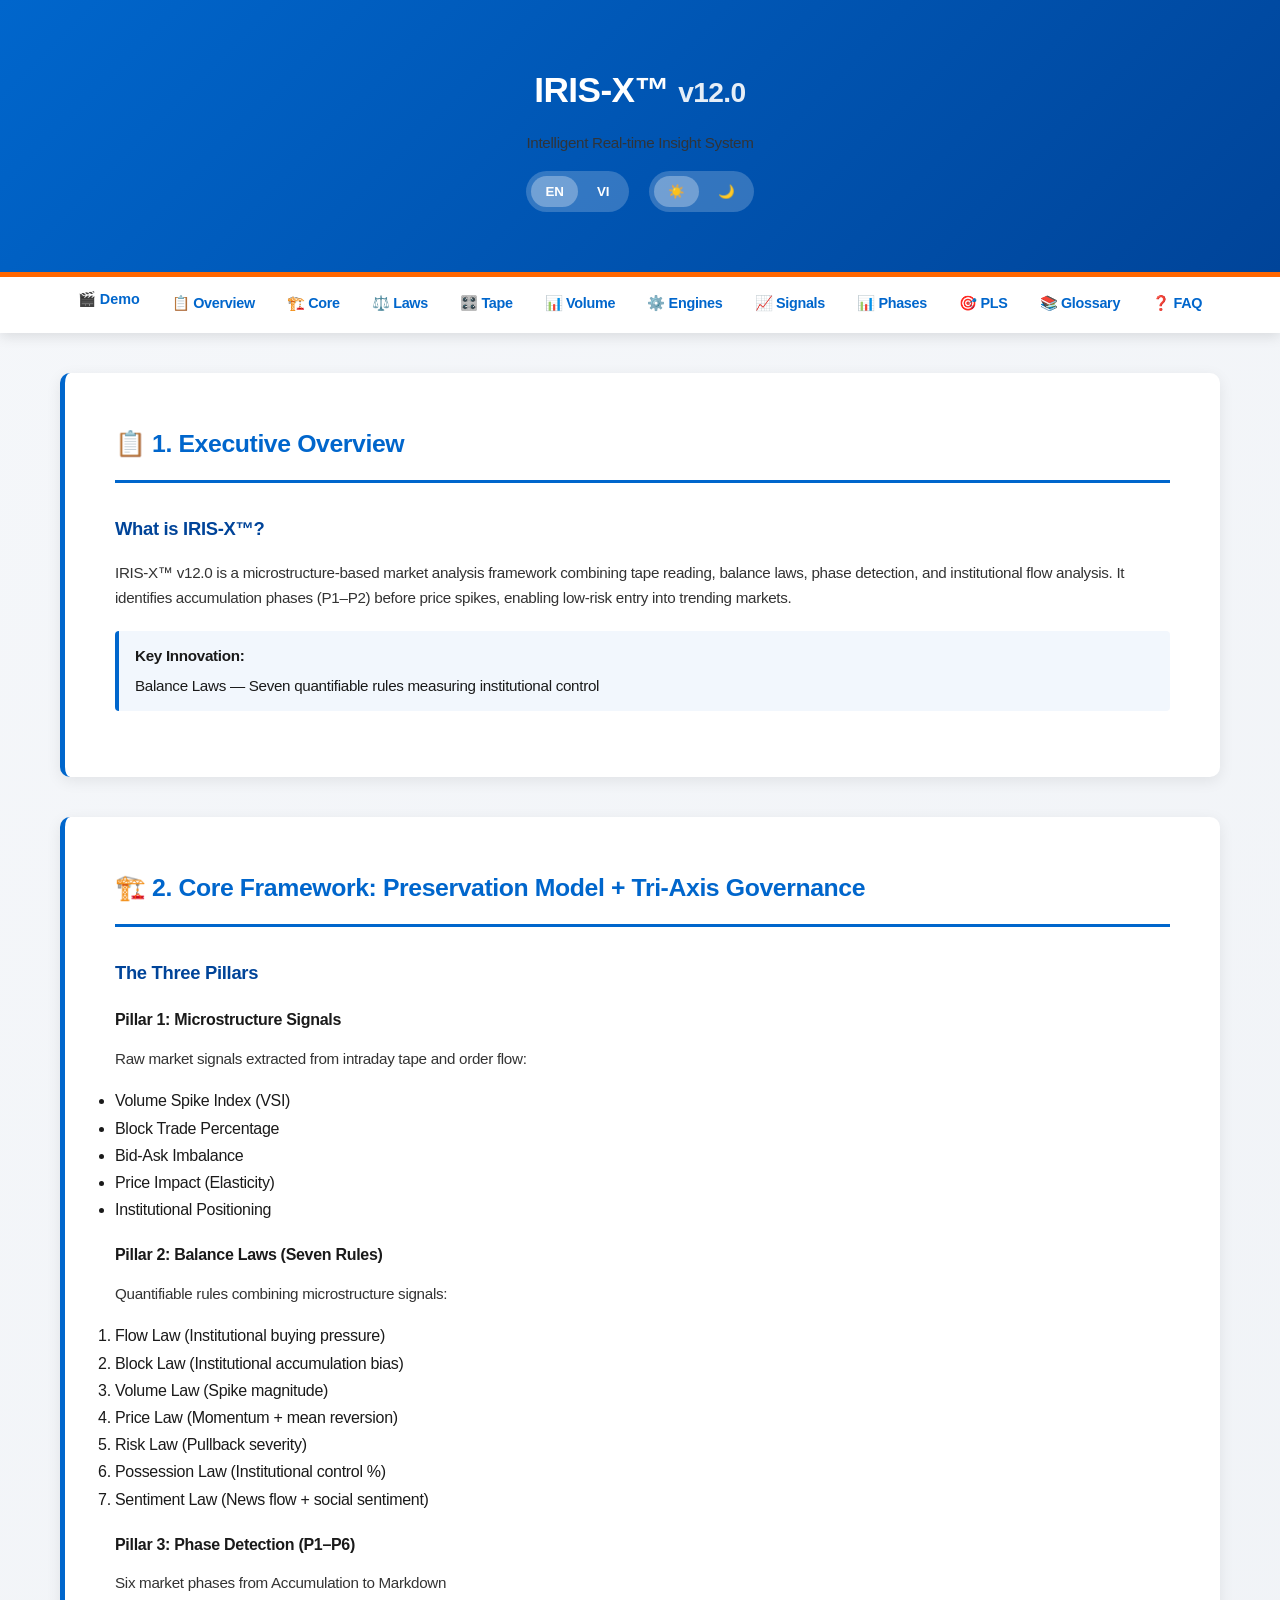
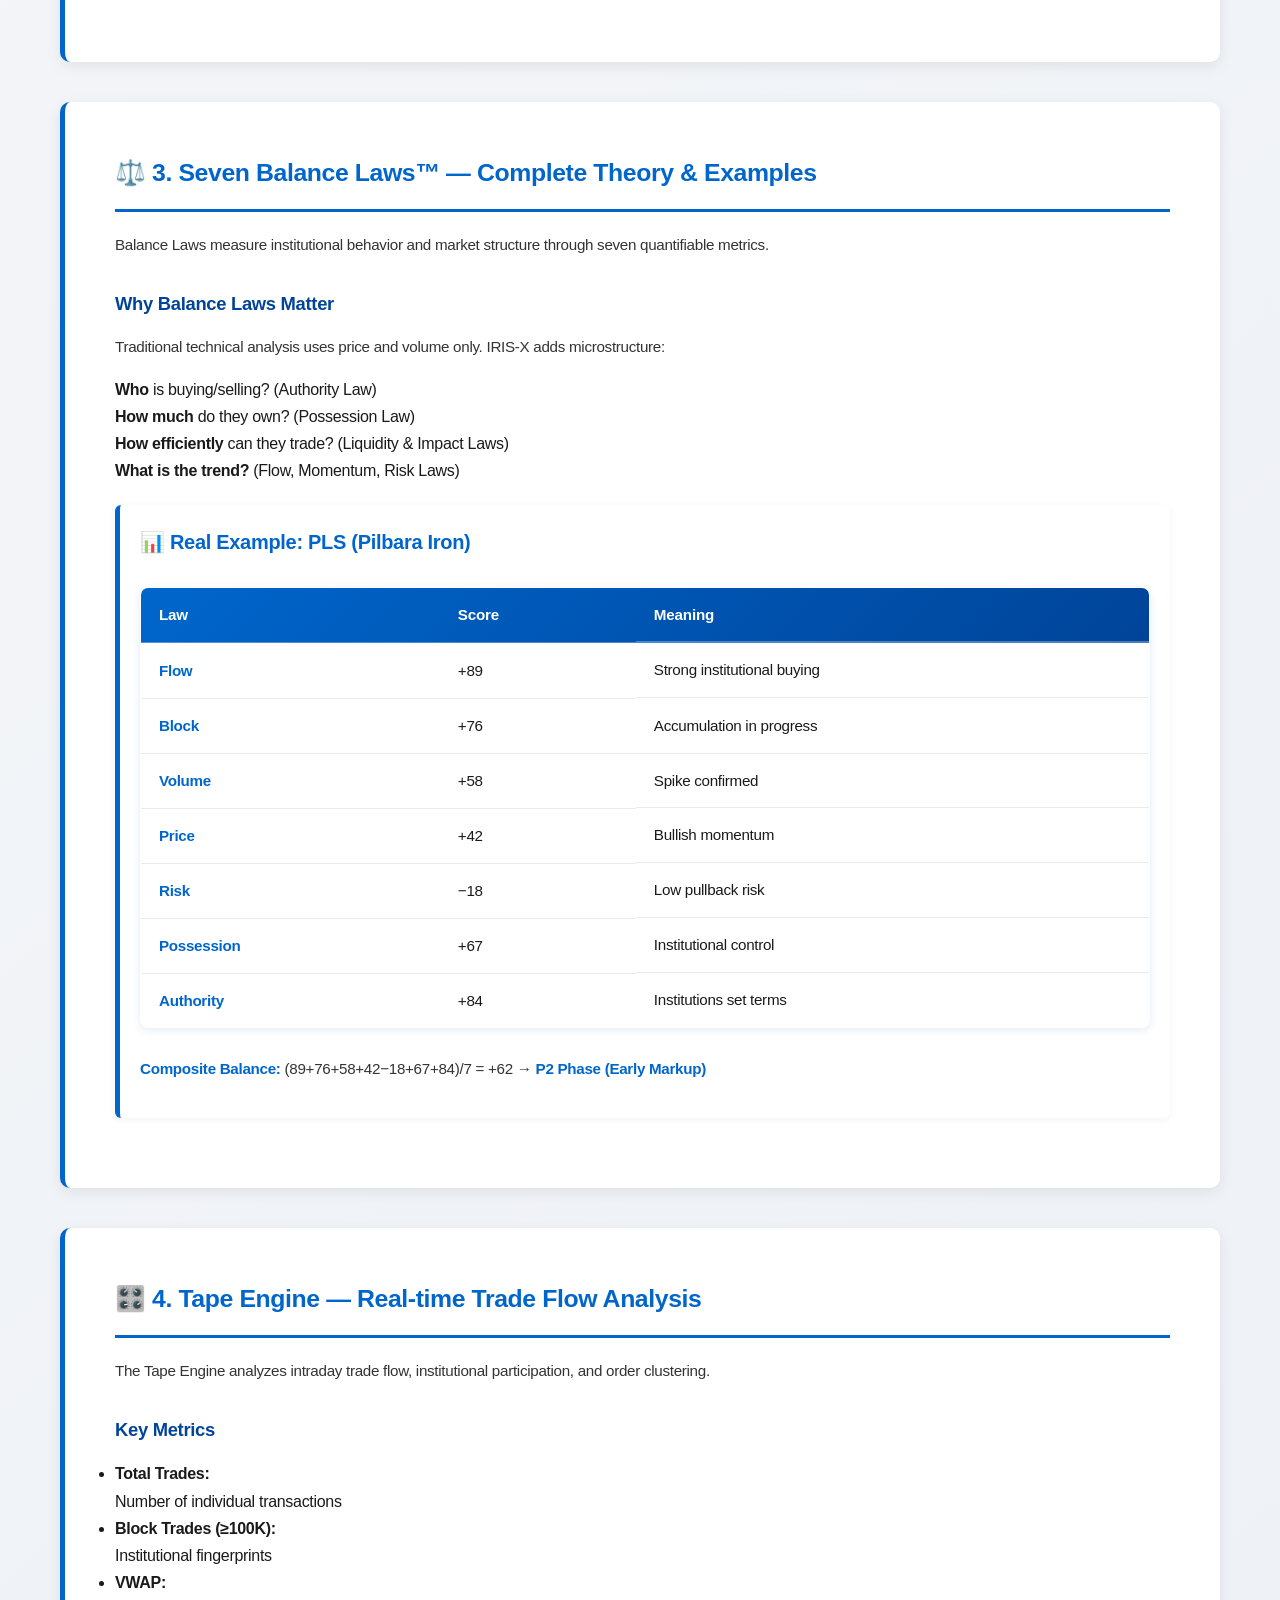
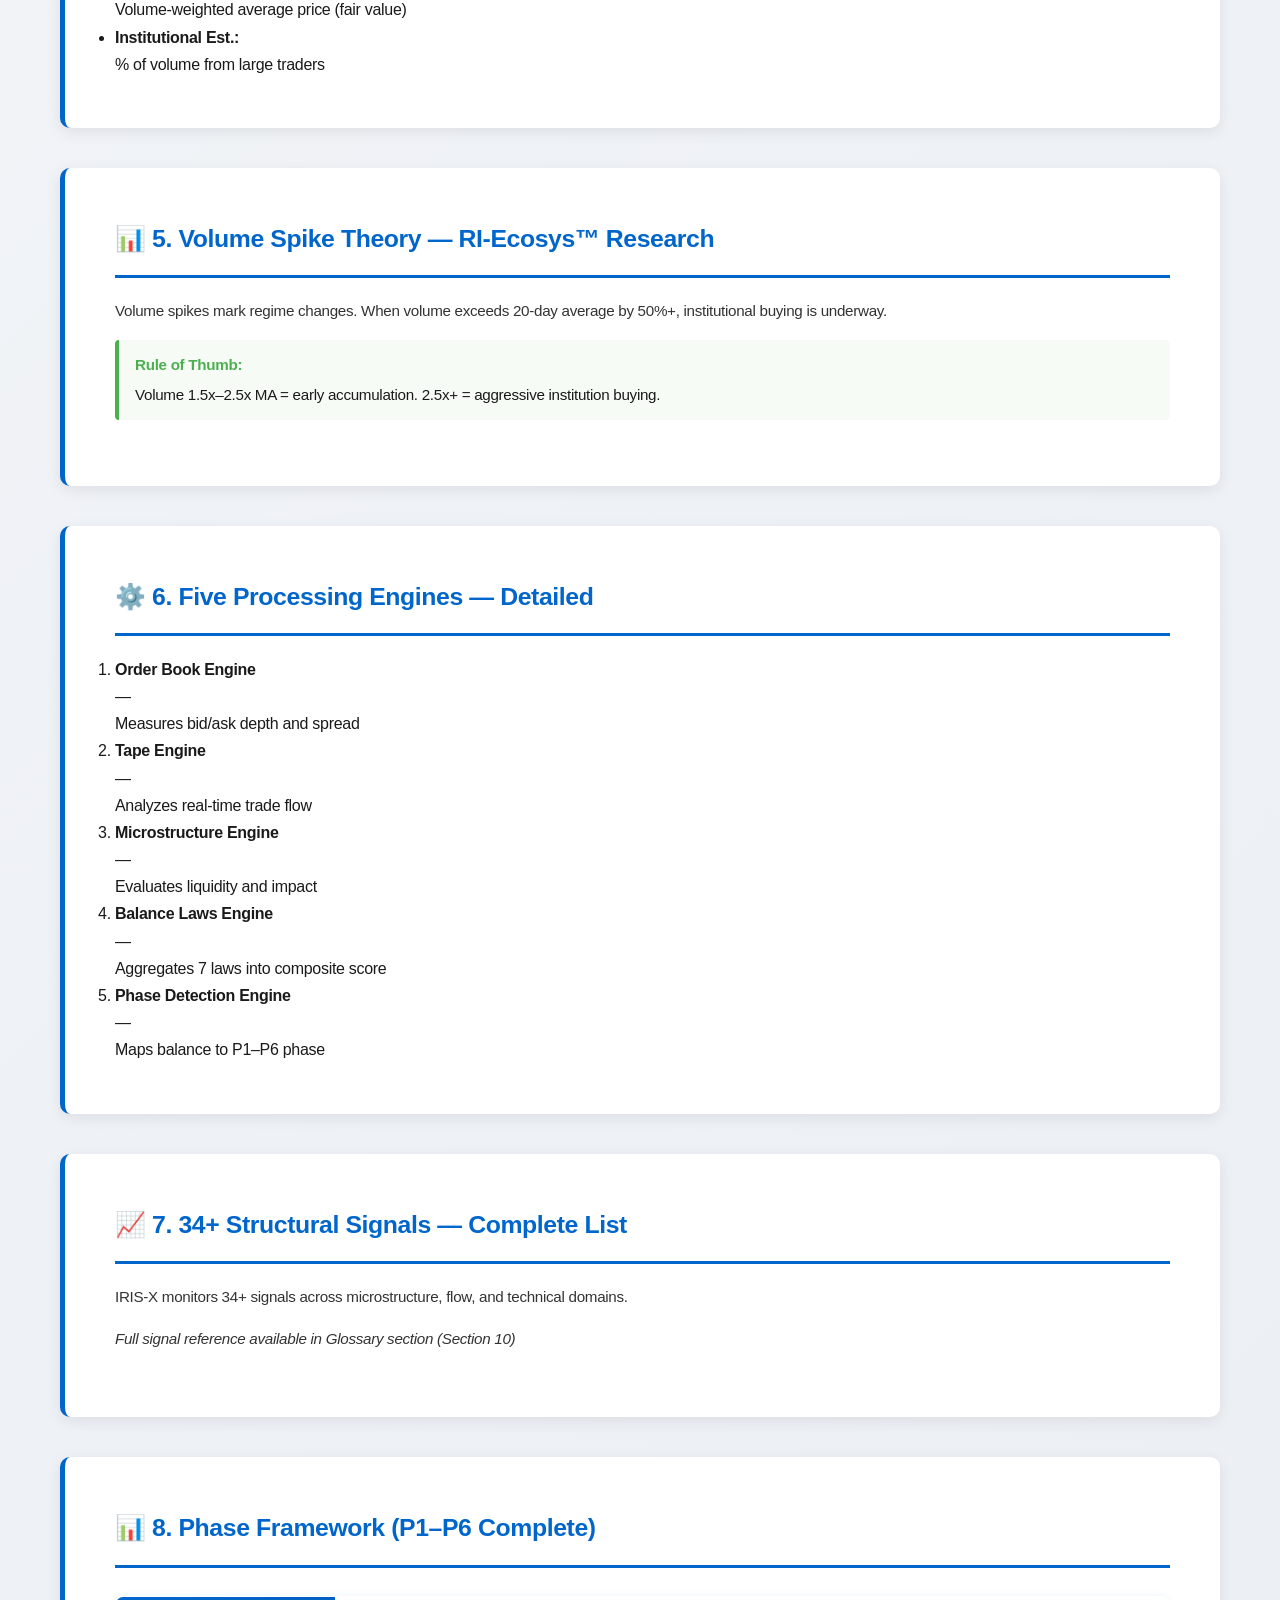
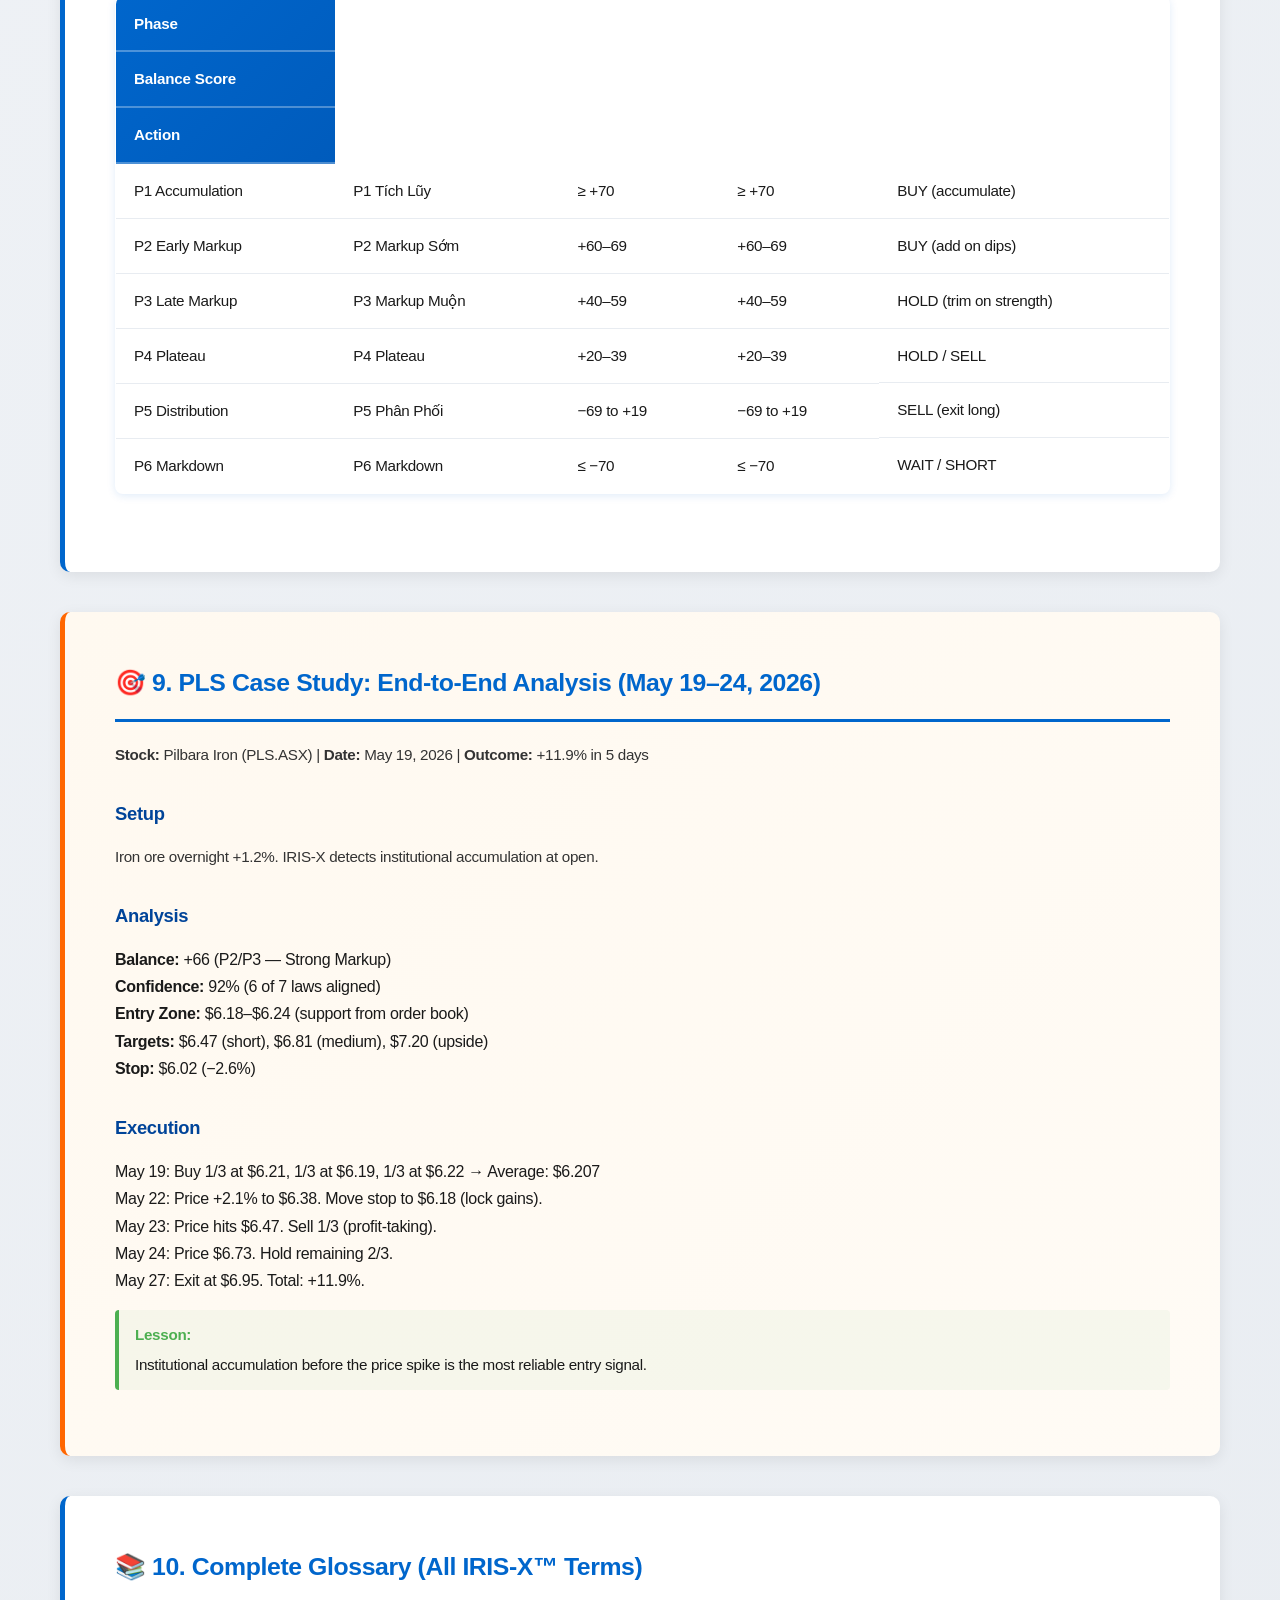
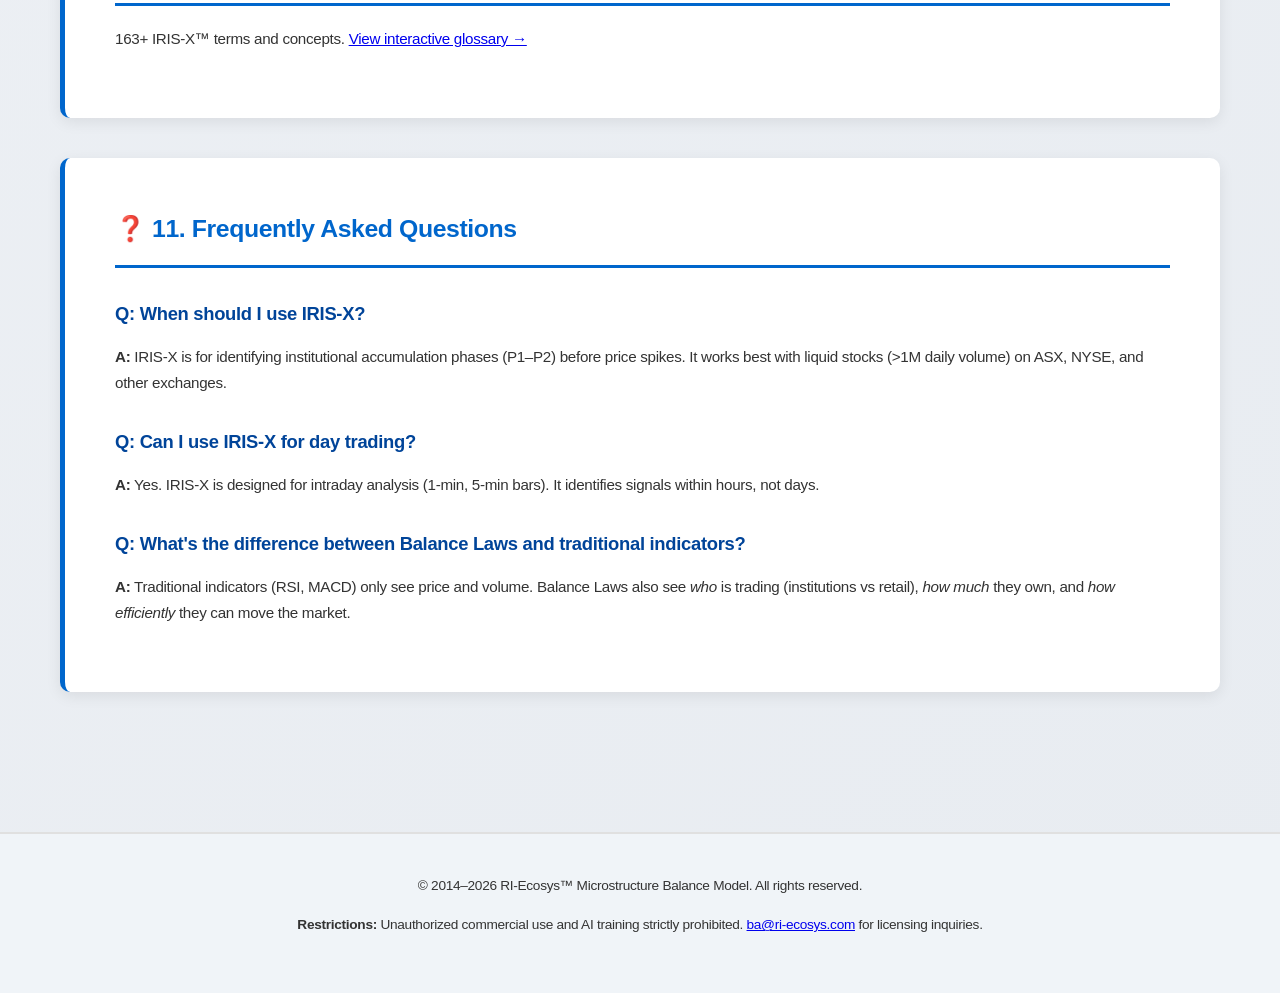
<file: index.html>
<!DOCTYPE html>
<!--
RI‑ECOSYS™ PROPRIETARY CODE
© 2014–2026 RI‑Ecosys™ | All Rights Reserved
IRIS-X™ System Version 12.0
Unified Documentation + Interactive Hub
Unauthorized reproduction, distribution, or AI training prohibited.
-->
<html lang="en">
<head>
  <meta charset="UTF-8">
  <meta name="viewport" content="width=device-width, initial-scale=1.0">
  <meta http-equiv="X-UA-Compatible" content="ie=edge">

  <!-- SEO & Social Media -->
  <title>IRIS-X™ v12.0 — Complete Master Reference Documentation</title>
  <meta name="description" content="IRIS-X™ v12.0: Microstructure analytics engine with complete theory, practical examples, interactive demos, and PLS case studies.">
  <meta name="keywords" content="IRIS-X, CIE-X, microstructure, market intelligence, trading, balance laws">
  <meta name="author" content="RI‑Ecosys™">
  <meta name="copyright" content="© 2014–2026 RI‑Ecosys™">

  <meta property="og:type" content="website">
  <meta property="og:title" content="IRIS-X™ v12.0 — Complete Master Reference">
  <meta property="og:description" content="Unified documentation hub for IRIS-X microstructure analytics.">
  <meta property="og:url" content="https://ai-balance.org/iris-x/">

  <link rel="stylesheet" href="css/irisx-docs.css">
  <link rel="stylesheet" href="css/doc-modules-styles.css">
  <style>
    * {
      margin: 0;
      padding: 0;
      box-sizing: border-box;
    }

    body {
      font-family: -apple-system, BlinkMacSystemFont, 'Segoe UI', Roboto, sans-serif;
      line-height: 1.7;
      color: #1a1a1a;
      background: linear-gradient(135deg, #f5f7fa 0%, #e8ecf1 100%);
      transition: background 0.3s, color 0.3s;
    }

    @media (prefers-color-scheme: dark) {
      body {
        background: #0d1117;
        color: #e5e7eb;
      }
    }

    /* ─────────────────────────────────────────────────────────── */
    /* HEADER */
    /* ─────────────────────────────────────────────────────────── */
    header.ix-header {
      background: linear-gradient(135deg, #0066cc 0%, #004499 100%);
      color: white;
      padding: 60px 40px;
      text-align: center;
      border-bottom: 5px solid #ff6600;
      position: sticky;
      top: 0;
      z-index: 100;
    }

    header.ix-header h1 {
      font-size: 2.2em;
      margin-bottom: 10px;
      font-weight: 700;
      letter-spacing: -0.6px;
    }

    header.ix-header .subtitle {
      font-size: 0.95em;
      opacity: 0.95;
      margin-bottom: 15px;
      font-weight: 500;
    }

    .ix-header-controls {
      display: flex;
      justify-content: center;
      gap: 20px;
      margin-top: 15px;
      flex-wrap: wrap;
    }

    .lang-switch, .theme-switch {
      display: flex;
      gap: 5px;
      background: rgba(255, 255, 255, 0.2);
      border-radius: 25px;
      padding: 5px;
    }

    .lang-switch button, .theme-switch button {
      background: transparent;
      border: none;
      color: white;
      padding: 8px 14px;
      border-radius: 20px;
      cursor: pointer;
      font-weight: 600;
      transition: 0.2s;
    }

    .lang-switch button.active, .theme-switch button.active {
      background: rgba(255, 255, 255, 0.3);
    }

    /* ─────────────────────────────────────────────────────────── */
    /* NAVIGATION / HYBRID MENU */
    /* ─────────────────────────────────────────────────────────── */
    nav.ix-nav {
      background: white;
      position: sticky;
      top: 80px;
      z-index: 90;
      box-shadow: 0 4px 12px rgba(0,0,0,0.1);
      overflow-x: auto;
    }

    @media (prefers-color-scheme: dark) {
      nav.ix-nav {
        background: #1c2128;
      }
    }

    nav.ix-nav ul {
      list-style: none;
      display: flex;
      justify-content: center;
      flex-wrap: wrap;
      padding: 0;
      max-width: 1400px;
      margin: 0 auto;
      gap: 0;
    }

    nav.ix-nav li {
      margin: 0;
    }

    nav.ix-nav button,
    nav.ix-nav a {
      display: block;
      padding: 14px 16px;
      color: #0066cc;
      background: transparent;
      border: none;
      text-decoration: none;
      border-bottom: 4px solid transparent;
      transition: all 0.3s;
      font-weight: 600;
      font-size: 0.9em;
      cursor: pointer;
    }

    @media (prefers-color-scheme: dark) {
      nav.ix-nav button,
      nav.ix-nav a {
        color: #00d9ff;
      }
    }

    nav.ix-nav button:hover,
    nav.ix-nav a:hover,
    nav.ix-nav button:focus,
    nav.ix-nav a:focus {
      background: #f0f4ff;
      border-bottom-color: #ff6600;
      color: #004499;
    }

    @media (prefers-color-scheme: dark) {
      nav.ix-nav button:hover,
      nav.ix-nav a:hover {
        background: #30363d;
        color: #00d9ff;
      }
    }

    /* ─────────────────────────────────────────────────────────── */
    /* PANEL CONTAINER (for dynamic content) */
    /* ─────────────────────────────────────────────────────────── */
    #irisx-doc-root {
      display: none;
      max-width: 1200px;
      margin: 0 auto;
      padding: 40px 20px;
    }

    #irisx-doc-root.show {
      display: block;
    }

    /* ─────────────────────────────────────────────────────────── */
    /* SECTIONS CONTAINER */
    /* ─────────────────────────────────────────────────────────── */
    #ix-sections-container {
      max-width: 1200px;
      margin: 0 auto;
      padding: 40px 20px;
    }

    #ix-sections-container.hide {
      display: none;
    }

    section {
      background: white;
      margin-bottom: 40px;
      padding: 50px;
      border-radius: 10px;
      box-shadow: 0 4px 15px rgba(0,0,0,0.08);
      border-left: 5px solid #0066cc;
    }

    @media (prefers-color-scheme: dark) {
      section {
        background: #1c2128;
        color: #e5e7eb;
      }
    }

    section.highlight {
      border-left-color: #ff6600;
      background: linear-gradient(135deg, #fff9f0 0%, #fffbf5 100%);
    }

    @media (prefers-color-scheme: dark) {
      section.highlight {
        background: linear-gradient(135deg, #2a1810 0%, #1a1108 100%);
      }
    }

    h2 {
      color: #0066cc;
      font-size: 1.55em;
      margin-bottom: 20px;
      padding-bottom: 15px;
      border-bottom: 3px solid #0066cc;
      font-weight: 700;
      letter-spacing: -0.4px;
    }

    @media (prefers-color-scheme: dark) {
      h2 {
        color: #00d9ff;
        border-bottom-color: #00d9ff;
      }
    }

    h3 {
      color: #004499;
      font-size: 1.15em;
      margin-top: 30px;
      margin-bottom: 15px;
      font-weight: 650;
      letter-spacing: -0.3px;
    }

    h4 {
      color: #1a1a1a;
      font-size: 1em;
      margin-top: 18px;
      margin-bottom: 12px;
      font-weight: 650;
    }

    p {
      font-size: 0.95em;
      line-height: 1.7;
      color: #333;
      margin-bottom: 16px;
    }

    /* ─────────────────────────────────────────────────────────── */
    /* IMAGE ANIMATIONS */
    /* ─────────────────────────────────────────────────────────── */
    img {
      animation: fadeInSlideUp 0.8s ease-out;
      max-width: 100%;
      height: auto;
      border-radius: 8px;
    }

    @keyframes fadeInSlideUp {
      0% {
        opacity: 0;
        transform: translateY(30px);
      }
      100% {
        opacity: 1;
        transform: translateY(0);
      }
    }

    @keyframes fadeInZoom {
      0% {
        opacity: 0;
        transform: scale(0.95);
      }
      100% {
        opacity: 1;
        transform: scale(1);
      }
    }

    img:hover {
      filter: brightness(1.05) drop-shadow(0 10px 25px rgba(0,0,0,0.15));
      transition: all 0.3s ease;
    }

    @media (prefers-color-scheme: dark) {
      h3 {
        color: #00d9ff;
      }
    }

    /* ─────────────────────────────────────────────────────────── */
    /* FOOTER */
    /* ─────────────────────────────────────────────────────────── */
    footer {
      background: #f0f4f8;
      color: #666;
      text-align: center;
      padding: 40px 20px;
      margin-top: 60px;
      border-top: 2px solid #e0e0e0;
      font-size: 0.9em;
    }

    @media (prefers-color-scheme: dark) {
      footer {
        background: #0d1117;
        color: #8b949e;
        border-top-color: #30363d;
      }
    }

    /* ─────────────────────────────────────────────────────────── */
    /* RESPONSIVE */
    /* ─────────────────────────────────────────────────────────── */
    @media (max-width: 768px) {
      header.ix-header {
        padding: 40px 20px;
      }

      header.ix-header h1 {
        font-size: 1.8em;
      }

      nav.ix-nav button,
      nav.ix-nav a {
        padding: 10px 12px;
        font-size: 0.8em;
      }

      section {
        padding: 25px;
      }

      h2 {
        font-size: 1.5em;
      }
    }
  </style>
</head>
<body data-lang="en">

  <!-- ═══════════════════════════════════════════════════════════ -->
  <!-- HEADER -->
  <!-- ═══════════════════════════════════════════════════════════ -->
  <header class="ix-header">
    <h1>IRIS-X™ <span style="font-size: 0.8em; opacity: 0.9;">v12.0</span></h1>
    <p class="subtitle t-en">Intelligent Real-time Insight System</p>
    <p class="subtitle t-vi">Hệ Thống Phân Tích Tức Thời Thông Minh</p>

    <div class="ix-header-controls">
      <div class="lang-switch">
        <button id="lang-en" class="active" onclick="setLang('en')">EN</button>
        <button id="lang-vi" onclick="setLang('vi')">VI</button>
      </div>
      <div class="theme-switch">
        <button id="theme-light" class="active" onclick="setTheme('light')">☀️</button>
        <button id="theme-dark" onclick="setTheme('dark')">🌙</button>
      </div>
    </div>
  </header>

  <!-- ═══════════════════════════════════════════════════════════ -->
  <!-- HYBRID NAVIGATION MENU -->
  <!-- ═══════════════════════════════════════════════════════════ -->
  <nav class="ix-nav">
    <ul>
      <li><button id="btn-demo" class="nav-btn">🎬 Demo</button></li>
      <li><a href="#overview" class="nav-link">📋 Overview</a></li>
      <li><a href="#core" class="nav-link">🏗️ Core</a></li>
      <li><a href="#balance-laws" class="nav-link">⚖️ Laws</a></li>
      <li><a href="#tape" class="nav-link">🎛️ Tape</a></li>
      <li><a href="#volume-spike" class="nav-link">📊 Volume</a></li>
      <li><a href="#engines" class="nav-link">⚙️ Engines</a></li>
      <li><a href="#signals" class="nav-link">📈 Signals</a></li>
      <li><a href="#phases" class="nav-link">📊 Phases</a></li>
      <li><a href="#pls-case" class="nav-link">🎯 PLS</a></li>
      <li><a href="#glossary" class="nav-link">📚 Glossary</a></li>
      <li><a href="#faq" class="nav-link">❓ FAQ</a></li>
    </ul>
  </nav>

  <!-- ═══════════════════════════════════════════════════════════ -->
  <!-- DYNAMIC PANEL CONTAINER (for demo + doc modules) -->
  <!-- ═══════════════════════════════════════════════════════════ -->
  <div id="irisx-doc-root"></div>

  <!-- ═══════════════════════════════════════════════════════════ -->
  <!-- MAIN SECTIONS CONTAINER -->
  <!-- ═══════════════════════════════════════════════════════════ -->
  <div id="ix-sections-container">

    <!-- SECTION 1: OVERVIEW -->
    <section id="overview">
      <h2>📋 1. Executive Overview</h2>
      <h3 class="t-en">What is IRIS-X™?</h3>
      <h3 class="t-vi">IRIS-X™ là gì?</h3>
      <p class="t-en">
        IRIS-X™ v12.0 is a microstructure-based market analysis framework combining tape reading,
        balance laws, phase detection, and institutional flow analysis. It identifies accumulation
        phases (P1–P2) before price spikes, enabling low-risk entry into trending markets.
      </p>
      <p class="t-vi">
        IRIS-X™ v12.0 là một khung phân tích thị trường dựa trên microstructure, kết hợp tape reading,
        balance laws, phase detection và phân tích institutional flow. Nó xác định các phase tích lũy
        (P1–P2) trước khi giá tăng, cho phép vào lệnh rủi ro thấp vào các thị trường trending.
      </p>

      <div class="callout callout-info" style="margin-top: 20px;">
        <strong class="t-en">Key Innovation:</strong> <span class="t-en">Balance Laws — Seven quantifiable rules measuring institutional control</span>
        <strong class="t-vi">Đổi Mới Chính:</strong> <span class="t-vi">Balance Laws — Bảy quy tắc định lượng đo kiểm soát của tổ chức</span>
      </div>
    </section>

    <!-- SECTION 2: CORE FRAMEWORK -->
    <section id="core">
      <h2>🏗️ 2. Core Framework: Preservation Model + Tri-Axis Governance</h2>
      <h3 class="t-en">The Three Pillars</h3>
      <h3 class="t-vi">Ba Trụ Cột</h3>

      <h4>Pillar 1: Microstructure Signals</h4>
      <p class="t-en">Raw market signals extracted from intraday tape and order flow:</p>
      <p class="t-vi">Các tín hiệu thị trường thô từ tape intraday và order flow:</p>
      <ul>
        <li>Volume Spike Index (VSI)</li>
        <li>Block Trade Percentage</li>
        <li>Bid-Ask Imbalance</li>
        <li>Price Impact (Elasticity)</li>
        <li>Institutional Positioning</li>
      </ul>

      <h4>Pillar 2: Balance Laws (Seven Rules)</h4>
      <p class="t-en">Quantifiable rules combining microstructure signals:</p>
      <p class="t-vi">Các quy tắc định lượng kết hợp tín hiệu microstructure:</p>
      <ol>
        <li>Flow Law (Institutional buying pressure)</li>
        <li>Block Law (Institutional accumulation bias)</li>
        <li>Volume Law (Spike magnitude)</li>
        <li>Price Law (Momentum + mean reversion)</li>
        <li>Risk Law (Pullback severity)</li>
        <li>Possession Law (Institutional control %)</li>
        <li>Sentiment Law (News flow + social sentiment)</li>
      </ol>

      <h4>Pillar 3: Phase Detection (P1–P6)</h4>
      <p class="t-en">Six market phases from Accumulation to Markdown</p>
      <p class="t-vi">Sáu phase thị trường từ Tích Lũy đến Markdown</p>
    </section>

    <!-- SECTION 3: BALANCE LAWS (DETAILED) -->
    <section id="balance-laws">
      <h2>⚖️ 3. Seven Balance Laws™ — Complete Theory & Examples</h2>
      <p class="t-en">Balance Laws measure institutional behavior and market structure through seven quantifiable metrics.</p>
      <p class="t-vi">Balance Laws đo hành vi tổ chức và cấu trúc thị trường thông qua bảy chỉ số định lượng.</p>

      <h3 class="t-en">Why Balance Laws Matter</h3>
      <h3 class="t-vi">Tại sao Balance Laws Quan Trọng</h3>
      <p class="t-en">
        Traditional technical analysis uses price and volume only. IRIS-X adds microstructure:
      </p>
      <p class="t-vi">
        Phân tích kỹ thuật truyền thống chỉ sử dụng price và volume. IRIS-X thêm microstructure:
      </p>
      <ul>
        <li class="t-en"><strong>Who</strong> is buying/selling? (Authority Law)</li>
        <li class="t-en"><strong>How much</strong> do they own? (Possession Law)</li>
        <li class="t-en"><strong>How efficiently</strong> can they trade? (Liquidity & Impact Laws)</li>
        <li class="t-en"><strong>What is the trend?</strong> (Flow, Momentum, Risk Laws)</li>
        <li class="t-vi"><strong>Ai</strong> đang mua/bán? (Authority Law)</li>
        <li class="t-vi"><strong>Họ sở hữu bao nhiêu?</strong> (Possession Law)</li>
        <li class="t-vi"><strong>Họ có thể giao dịch hiệu quả đến mức nào?</strong> (Liquidity & Impact Laws)</li>
        <li class="t-vi"><strong>Xu hướng là gì?</strong> (Flow, Momentum, Risk Laws)</li>
      </ul>

      <div class="pls-example">
        <h3 class="t-en">📊 Real Example: PLS (Pilbara Iron)</h3>
        <h3 class="t-vi">📊 Ví Dụ Thực: PLS (Pilbara Iron)</h3>
        <table class="doc-table">
          <thead>
            <tr>
              <th>Law</th>
              <th>Score</th>
              <th class="t-en">Meaning</th>
              <th class="t-vi">Ý Nghĩa</th>
            </tr>
          </thead>
          <tbody>
            <tr>
              <td><strong>Flow</strong></td>
              <td>+89</td>
              <td class="t-en">Strong institutional buying</td>
              <td class="t-vi">Mua tổ chức mạnh</td>
            </tr>
            <tr>
              <td><strong>Block</strong></td>
              <td>+76</td>
              <td class="t-en">Accumulation in progress</td>
              <td class="t-vi">Tích lũy đang diễn ra</td>
            </tr>
            <tr>
              <td><strong>Volume</strong></td>
              <td>+58</td>
              <td class="t-en">Spike confirmed</td>
              <td class="t-vi">Spike được xác nhận</td>
            </tr>
            <tr>
              <td><strong>Price</strong></td>
              <td>+42</td>
              <td class="t-en">Bullish momentum</td>
              <td class="t-vi">Momentum tăng</td>
            </tr>
            <tr>
              <td><strong>Risk</strong></td>
              <td>−18</td>
              <td class="t-en">Low pullback risk</td>
              <td class="t-vi">Rủi ro pullback thấp</td>
            </tr>
            <tr>
              <td><strong>Possession</strong></td>
              <td>+67</td>
              <td class="t-en">Institutional control</td>
              <td class="t-vi">Kiểm soát tổ chức</td>
            </tr>
            <tr>
              <td><strong>Authority</strong></td>
              <td>+84</td>
              <td class="t-en">Institutions set terms</td>
              <td class="t-vi">Tổ chức đặt điều khoản</td>
            </tr>
          </tbody>
        </table>
        <p class="t-en"><strong>Composite Balance:</strong> (89+76+58+42−18+67+84)/7 = +62 → <strong>P2 Phase (Early Markup)</strong></p>
        <p class="t-vi"><strong>Composite Balance:</strong> (89+76+58+42−18+67+84)/7 = +62 → <strong>Phase P2 (Markup Sớm)</strong></p>
      </div>
    </section>

    <!-- SECTION 4: TAPE ENGINE -->
    <section id="tape">
      <h2>🎛️ 4. Tape Engine — Real-time Trade Flow Analysis</h2>
      <p class="t-en">The Tape Engine analyzes intraday trade flow, institutional participation, and order clustering.</p>
      <p class="t-vi">Tape Engine phân tích intraday trade flow, institutional participation, và order clustering.</p>

      <h3 class="t-en">Key Metrics</h3>
      <h3 class="t-vi">Chỉ Số Chính</h3>
      <ul>
        <li><strong>Total Trades:</strong> <span class="t-en">Number of individual transactions</span> <span class="t-vi">Số lượng giao dịch riêng lẻ</span></li>
        <li><strong>Block Trades (≥100K):</strong> <span class="t-en">Institutional fingerprints</span> <span class="t-vi">Dấu vân tay tổ chức</span></li>
        <li><strong>VWAP:</strong> <span class="t-en">Volume-weighted average price (fair value)</span> <span class="t-vi">Giá TB theo khối lượng (giá trị hợp lý)</span></li>
        <li><strong>Institutional Est.:</strong> <span class="t-en">% of volume from large traders</span> <span class="t-vi">% khối lượng từ trader lớn</span></li>
      </ul>
    </section>

    <!-- SECTION 5: VOLUME SPIKE THEORY -->
    <section id="volume-spike">
      <h2>📊 5. Volume Spike Theory — RI‑Ecosys™ Research</h2>
      <p class="t-en">Volume spikes mark regime changes. When volume exceeds 20-day average by 50%+, institutional buying is underway.</p>
      <p class="t-vi">Volume spike đánh dấu thay đổi chế độ. Khi volume vượt trung bình 20 ngày trên 50%+, mua tổ chức đang diễn ra.</p>

      <div class="callout callout-success">
        <strong class="t-en">Rule of Thumb:</strong> <span class="t-en">Volume 1.5x–2.5x MA = early accumulation. 2.5x+ = aggressive institution buying.</span>
        <strong class="t-vi">Nguyên Tắc:</strong> <span class="t-vi">Volume 1.5x–2.5x MA = tích lũy sớm. 2.5x+ = mua tổ chức tích cực.</span>
      </div>
    </section>

    <!-- SECTION 6: FIVE ENGINES -->
    <section id="engines">
      <h2>⚙️ 6. Five Processing Engines — Detailed</h2>
      <ol>
        <li><strong class="t-en">Order Book Engine</strong> <strong class="t-vi">Order Book Engine</strong> — <span class="t-en">Measures bid/ask depth and spread</span> <span class="t-vi">Đo độ sâu bid/ask và spread</span></li>
        <li><strong class="t-en">Tape Engine</strong> <strong class="t-vi">Tape Engine</strong> — <span class="t-en">Analyzes real-time trade flow</span> <span class="t-vi">Phân tích trade flow thực tế</span></li>
        <li><strong class="t-en">Microstructure Engine</strong> <strong class="t-vi">Microstructure Engine</strong> — <span class="t-en">Evaluates liquidity and impact</span> <span class="t-vi">Đánh giá tính thanh khoản và impact</span></li>
        <li><strong class="t-en">Balance Laws Engine</strong> <strong class="t-vi">Balance Laws Engine</strong> — <span class="t-en">Aggregates 7 laws into composite score</span> <span class="t-vi">Tổng hợp 7 luật thành điểm tổng hợp</span></li>
        <li><strong class="t-en">Phase Detection Engine</strong> <strong class="t-vi">Phase Detection Engine</strong> — <span class="t-en">Maps balance to P1–P6 phase</span> <span class="t-vi">Ánh xạ balance thành phase P1–P6</span></li>
      </ol>
    </section>

    <!-- SECTION 7: SIGNALS -->
    <section id="signals">
      <h2>📈 7. 34+ Structural Signals — Complete List</h2>
      <p class="t-en">IRIS-X monitors 34+ signals across microstructure, flow, and technical domains.</p>
      <p class="t-vi">IRIS-X giám sát 34+ tín hiệu trên microstructure, flow, và technical domains.</p>
      <p class="t-en"><em>Full signal reference available in Glossary section (Section 10)</em></p>
      <p class="t-vi"><em>Tham khảo tín hiệu đầy đủ trong phần Glossary (Phần 10)</em></p>
    </section>

    <!-- SECTION 8: PHASE FRAMEWORK -->
    <section id="phases">
      <h2>📊 8. Phase Framework (P1–P6 Complete)</h2>
      <table class="doc-table">
        <thead>
          <tr>
            <th class="t-en">Phase</th>
            <th class="t-vi">Phase</th>
            <th class="t-en">Balance Score</th>
            <th class="t-vi">Điểm Balance</th>
            <th class="t-en">Action</th>
            <th class="t-vi">Hành Động</th>
          </tr>
        </thead>
        <tbody>
          <tr>
            <td><span class="phase-indicator p1">P1</span> Accumulation</td>
            <td><span class="phase-indicator p1">P1</span> Tích Lũy</td>
            <td>≥ +70</td>
            <td>≥ +70</td>
            <td class="t-en">BUY (accumulate)</td>
            <td class="t-vi">MUA (tích lũy)</td>
          </tr>
          <tr>
            <td><span class="phase-indicator p2">P2</span> Early Markup</td>
            <td><span class="phase-indicator p2">P2</span> Markup Sớm</td>
            <td>+60–69</td>
            <td>+60–69</td>
            <td class="t-en">BUY (add on dips)</td>
            <td class="t-vi">MUA (thêm khi giảm)</td>
          </tr>
          <tr>
            <td><span class="phase-indicator p3">P3</span> Late Markup</td>
            <td><span class="phase-indicator p3">P3</span> Markup Muộn</td>
            <td>+40–59</td>
            <td>+40–59</td>
            <td class="t-en">HOLD (trim on strength)</td>
            <td class="t-vi">GIỮ (trim khi tăng)</td>
          </tr>
          <tr>
            <td><span class="phase-indicator p4">P4</span> Plateau</td>
            <td><span class="phase-indicator p4">P4</span> Plateau</td>
            <td>+20–39</td>
            <td>+20–39</td>
            <td class="t-en">HOLD / SELL</td>
            <td class="t-vi">GIỮ / BÁN</td>
          </tr>
          <tr>
            <td><span class="phase-indicator p5">P5</span> Distribution</td>
            <td><span class="phase-indicator p5">P5</span> Phân Phối</td>
            <td>−69 to +19</td>
            <td>−69 to +19</td>
            <td class="t-en">SELL (exit long)</td>
            <td class="t-vi">BÁN (thoát long)</td>
          </tr>
          <tr>
            <td><span class="phase-indicator p6">P6</span> Markdown</td>
            <td><span class="phase-indicator p6">P6</span> Markdown</td>
            <td>≤ −70</td>
            <td>≤ −70</td>
            <td class="t-en">WAIT / SHORT</td>
            <td class="t-vi">ĐỢI / SHORT</td>
          </tr>
        </tbody>
      </table>
    </section>

    <!-- SECTION 9: PLS CASE STUDY -->
    <section id="pls-case" class="highlight">
      <h2>🎯 9. PLS Case Study: End-to-End Analysis (May 19–24, 2026)</h2>
      <p class="t-en">
        <strong>Stock:</strong> Pilbara Iron (PLS.ASX) | <strong>Date:</strong> May 19, 2026 | <strong>Outcome:</strong> +11.9% in 5 days
      </p>
      <p class="t-vi">
        <strong>Cổ phiếu:</strong> Pilbara Iron (PLS.ASX) | <strong>Ngày:</strong> 19 tháng 5, 2026 | <strong>Kết quả:</strong> +11.9% trong 5 ngày
      </p>

      <h3 class="t-en">Setup</h3>
      <h3 class="t-vi">Thiết Lập</h3>
      <p class="t-en">Iron ore overnight +1.2%. IRIS-X detects institutional accumulation at open.</p>
      <p class="t-vi">Iron ore qua đêm +1.2%. IRIS-X phát hiện tích lũy tổ chức ở open.</p>

      <h3 class="t-en">Analysis</h3>
      <h3 class="t-vi">Phân Tích</h3>
      <ul>
        <li class="t-en"><strong>Balance:</strong> +66 (P2/P3 — Strong Markup)</li>
        <li class="t-en"><strong>Confidence:</strong> 92% (6 of 7 laws aligned)</li>
        <li class="t-en"><strong>Entry Zone:</strong> $6.18–$6.24 (support from order book)</li>
        <li class="t-en"><strong>Targets:</strong> $6.47 (short), $6.81 (medium), $7.20 (upside)</li>
        <li class="t-en"><strong>Stop:</strong> $6.02 (−2.6%)</li>
        <li class="t-vi"><strong>Balance:</strong> +66 (P2/P3 — Markup Mạnh)</li>
        <li class="t-vi"><strong>Độ Tin Cậy:</strong> 92% (6/7 luật phù hợp)</li>
        <li class="t-vi"><strong>Zone Vào:</strong> $6.18–$6.24 (hỗ trợ từ order book)</li>
        <li class="t-vi"><strong>Targets:</strong> $6.47 (short), $6.81 (medium), $7.20 (upside)</li>
        <li class="t-vi"><strong>Stop:</strong> $6.02 (−2.6%)</li>
      </ul>

      <h3 class="t-en">Execution</h3>
      <h3 class="t-vi">Thực Thi</h3>
      <ul>
        <li class="t-en">May 19: Buy 1/3 at $6.21, 1/3 at $6.19, 1/3 at $6.22 → Average: $6.207</li>
        <li class="t-en">May 22: Price +2.1% to $6.38. Move stop to $6.18 (lock gains).</li>
        <li class="t-en">May 23: Price hits $6.47. Sell 1/3 (profit-taking).</li>
        <li class="t-en">May 24: Price $6.73. Hold remaining 2/3.</li>
        <li class="t-en">May 27: Exit at $6.95. Total: +11.9%.</li>
        <li class="t-vi">19 tháng 5: Mua 1/3 tại $6.21, 1/3 tại $6.19, 1/3 tại $6.22 → Trung bình: $6.207</li>
        <li class="t-vi">22 tháng 5: Giá +2.1% đến $6.38. Move stop đến $6.18 (lock gains).</li>
        <li class="t-vi">23 tháng 5: Giá chạm $6.47. Bán 1/3 (profit-taking).</li>
        <li class="t-vi">24 tháng 5: Giá $6.73. Giữ 2/3 còn lại.</li>
        <li class="t-vi">27 tháng 5: Exit tại $6.95. Tổng: +11.9%.</li>
      </ul>

      <div class="callout callout-success">
        <strong class="t-en">Lesson:</strong> <span class="t-en">Institutional accumulation before the price spike is the most reliable entry signal.</span>
        <strong class="t-vi">Bài Học:</strong> <span class="t-vi">Tích lũy tổ chức trước spike giá là tín hiệu vào lệnh đáng tin cậy nhất.</span>
      </div>
    </section>

    <!-- SECTION 10: GLOSSARY -->
    <section id="glossary">
      <h2>📚 10. Complete Glossary (All IRIS-X™ Terms)</h2>
      <p class="t-en">163+ IRIS-X™ terms and concepts. <a href="modules/glossary.html" target="_blank">View interactive glossary →</a></p>
      <p class="t-vi">163+ thuật ngữ và khái niệm IRIS-X™. <a href="modules/glossary.html" target="_blank">Xem glossary tương tác →</a></p>
    </section>

    <!-- SECTION 11: FAQ -->
    <section id="faq">
      <h2>❓ 11. Frequently Asked Questions</h2>

      <h3 class="t-en">Q: When should I use IRIS-X?</h3>
      <h3 class="t-vi">Q: Khi nào tôi nên sử dụng IRIS-X?</h3>
      <p class="t-en">
        <strong>A:</strong> IRIS-X is for identifying institutional accumulation phases (P1–P2) before price spikes.
        It works best with liquid stocks (>1M daily volume) on ASX, NYSE, and other exchanges.
      </p>
      <p class="t-vi">
        <strong>A:</strong> IRIS-X dùng để xác định các phase tích lũy tổ chức (P1–P2) trước spike giá.
        Nó hoạt động tốt nhất với cổ phiếu thanh khoản (>1M khối lượng hàng ngày) trên ASX, NYSE, v.v.
      </p>

      <h3 class="t-en">Q: Can I use IRIS-X for day trading?</h3>
      <h3 class="t-vi">Q: Tôi có thể sử dụng IRIS-X cho day trading không?</h3>
      <p class="t-en">
        <strong>A:</strong> Yes. IRIS-X is designed for intraday analysis (1-min, 5-min bars).
        It identifies signals within hours, not days.
      </p>
      <p class="t-vi">
        <strong>A:</strong> Có. IRIS-X được thiết kế cho phân tích intraday (1-min, 5-min bars).
        Nó xác định tín hiệu trong vài giờ, không phải ngày.
      </p>

      <h3 class="t-en">Q: What's the difference between Balance Laws and traditional indicators?</h3>
      <h3 class="t-vi">Q: Khác biệt giữa Balance Laws và chỉ báo truyền thống là gì?</h3>
      <p class="t-en">
        <strong>A:</strong> Traditional indicators (RSI, MACD) only see price and volume.
        Balance Laws also see <em>who</em> is trading (institutions vs retail),
        <em>how much</em> they own, and <em>how efficiently</em> they can move the market.
      </p>
      <p class="t-vi">
        <strong>A:</strong> Các chỉ báo truyền thống (RSI, MACD) chỉ thấy price và volume.
        Balance Laws cũng thấy <em>ai</em> đang giao dịch (tổ chức vs bán lẻ),
        <em>họ sở hữu bao nhiêu</em>, và <em>họ có thể di chuyển thị trường hiệu quả đến mức nào</em>.
      </p>
    </section>

  </div>

  <!-- ═══════════════════════════════════════════════════════════ -->
  <!-- FOOTER -->
  <!-- ═══════════════════════════════════════════════════════════ -->
  <footer>
    <p class="t-en">© 2014–2026 RI‑Ecosys™ Microstructure Balance Model. All rights reserved.</p>
    <p class="t-vi">© 2014–2026 RI‑Ecosys™ Mô Hình Cân Bằng Microstructure. Bảo lưu mọi quyền.</p>
    <p class="t-en">
      <strong>Restrictions:</strong> Unauthorized commercial use and AI training strictly prohibited.
      <a href="mailto:ba@ri-ecosys.com">ba@ri-ecosys.com</a> for licensing inquiries.
    </p>
    <p class="t-vi">
      <strong>Hạn Chế:</strong> Nghiêm cấm sử dụng thương mại trái phép và dùng để huấn luyện AI.
      <a href="mailto:ba@ri-ecosys.com">ba@ri-ecosys.com</a> cho yêu cầu cấp phép.
    </p>
  </footer>

  <!-- ═══════════════════════════════════════════════════════════ -->
  <!-- GLOBAL FUNCTIONS & SCRIPTS -->
  <!-- ═══════════════════════════════════════════════════════════ -->
  <script type="module">
    // ─────────────────────────────────────────────────────────
    // LANGUAGE SWITCHING
    // ─────────────────────────────────────────────────────────
    window.setLang = function(lang) {
      document.body.classList.remove('lang-en', 'lang-vi');
      document.body.classList.add(`lang-${lang}`);
      document.body.setAttribute('data-lang', lang);

      document.getElementById('lang-en').classList.toggle('active', lang === 'en');
      document.getElementById('lang-vi').classList.toggle('active', lang === 'vi');

      // Hide/show language elements
      document.querySelectorAll('.t-en').forEach(el => el.style.display = lang === 'en' ? 'block' : 'none');
      document.querySelectorAll('.t-vi').forEach(el => el.style.display = lang === 'vi' ? 'block' : 'none');
    };

    // ─────────────────────────────────────────────────────────
    // THEME SWITCHING
    // ─────────────────────────────────────────────────────────
    window.setTheme = function(theme) {
      if (theme === 'dark') {
        document.documentElement.style.colorScheme = 'dark';
        document.querySelector('meta[name="theme-color"]')?.setAttribute('content', '#0d1117');
      } else {
        document.documentElement.style.colorScheme = 'light';
        document.querySelector('meta[name="theme-color"]')?.setAttribute('content', '#ffffff');
      }
      document.getElementById('theme-light').classList.toggle('active', theme === 'light');
      document.getElementById('theme-dark').classList.toggle('active', theme === 'dark');
    };

    // ─────────────────────────────────────────────────────────
    // RETURN TO MAIN DASHBOARD
    // ─────────────────────────────────────────────────────────
    window.returnToMainDashboard = function() {
      const docRoot = document.getElementById('irisx-doc-root');
      const sectionsContainer = document.getElementById('ix-sections-container');

      if (docRoot) {
        docRoot.innerHTML = '';
        docRoot.classList.remove('show');
      }
      if (sectionsContainer) {
        sectionsContainer.classList.remove('hide');
      }
      window.scrollTo({ top: 0, behavior: 'smooth' });
    };

    // ─────────────────────────────────────────────────────────
    // GENERIC MODULE LOADER
    // ─────────────────────────────────────────────────────────
    window.loadDocModule = async function(modulePath, exportName = 'content') {
      try {
        const module = await import(`./doc-modules/${modulePath}.js`);
        const content = module[exportName];
        const metadata = module.metadata || {};
        const tableOfContents = module.tableOfContents || [];

        const docRoot = document.getElementById('irisx-doc-root');
        const sectionsContainer = document.getElementById('ix-sections-container');

        // Hide sections, show panel
        if (sectionsContainer) sectionsContainer.classList.add('hide');
        if (docRoot) {
          docRoot.innerHTML = content;
          docRoot.classList.add('show');

          // Generate TOC if needed
          const tocList = docRoot.querySelector('#toc-list');
          if (tocList && tableOfContents.length > 0) {
            tocList.innerHTML = '';
            tableOfContents.forEach(item => {
              const li = document.createElement('li');
              const a = document.createElement('a');
              a.href = '#' + item.id;
              a.textContent = item.label;
              li.appendChild(a);
              tocList.appendChild(li);
            });
          }

          // Smooth scroll TOC
          const tocLinks = docRoot.querySelectorAll('.doc-toc a');
          tocLinks.forEach(link => {
            link.addEventListener('click', (e) => {
              e.preventDefault();
              const targetId = link.getAttribute('href').substring(1);
              const target = document.getElementById(targetId);
              if (target) {
                target.scrollIntoView({ behavior: 'smooth', block: 'start' });
              }
            });
          });

          window.scrollTo({ top: 0, behavior: 'smooth' });
        }
      } catch (error) {
        console.error(`Error loading module: ${modulePath}`, error);
        alert(`Failed to load ${modulePath}. Please check the console.`);
      }
    };

    // ─────────────────────────────────────────────────────────
    // DEMO PANEL HANDLER
    // ─────────────────────────────────────────────────────────
    window.openDemoPanel = () => window.loadDocModule('demo', 'content');

    // ─────────────────────────────────────────────────────────
    // INITIALIZE
    // ─────────────────────────────────────────────────────────
    window.addEventListener('DOMContentLoaded', () => {
      // Set default language (EN)
      window.setLang('en');

      // Set default theme
      const prefersDark = window.matchMedia('(prefers-color-scheme: dark)').matches;
      window.setTheme(prefersDark ? 'dark' : 'light');

      // Hook demo button
      const demoBtn = document.getElementById('btn-demo');
      if (demoBtn) {
        demoBtn.addEventListener('click', window.openDemoPanel);
      }

      // Hook nav links to smooth scroll
      document.querySelectorAll('.nav-link').forEach(link => {
        link.addEventListener('click', (e) => {
          const href = link.getAttribute('href');
          if (href.startsWith('#')) {
            const target = document.querySelector(href);
            if (target) {
              target.scrollIntoView({ behavior: 'smooth' });
            }
          }
        });
      });
    });
  </script>

</body>
</html>
</file>
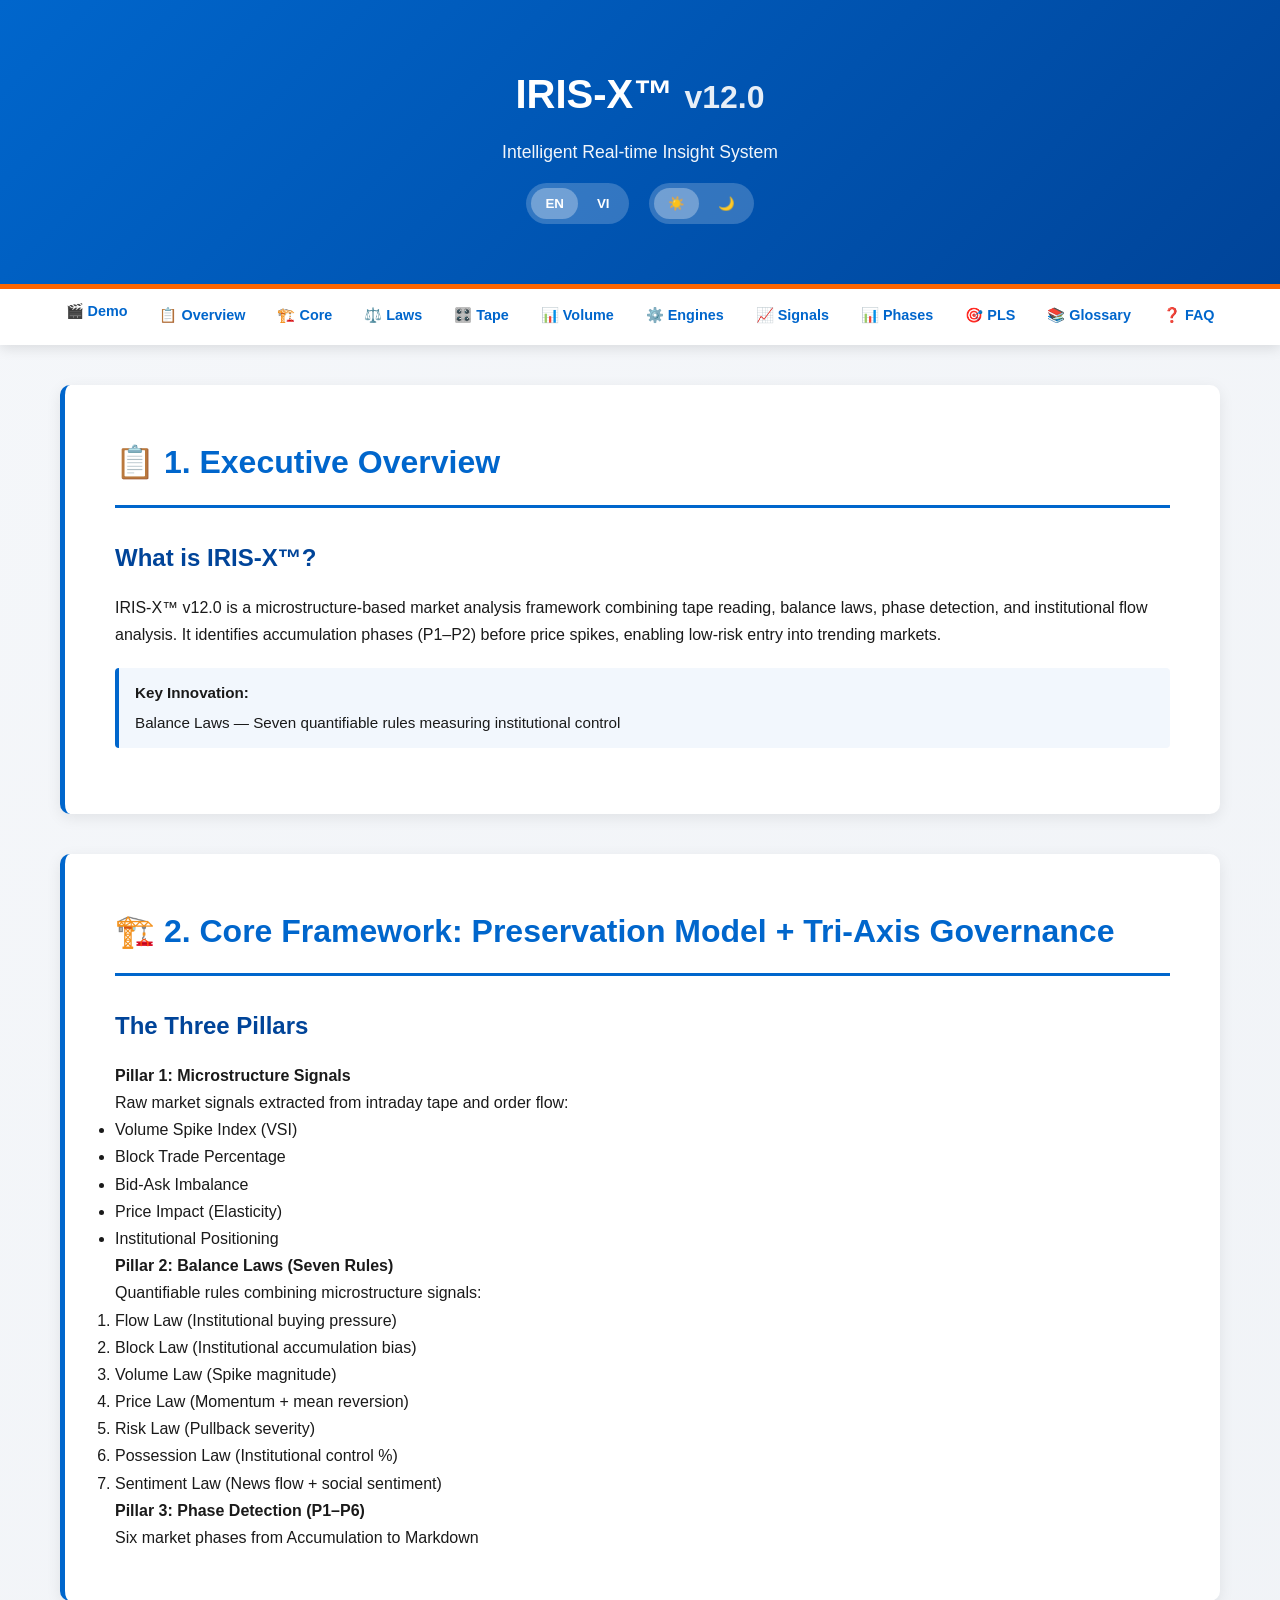
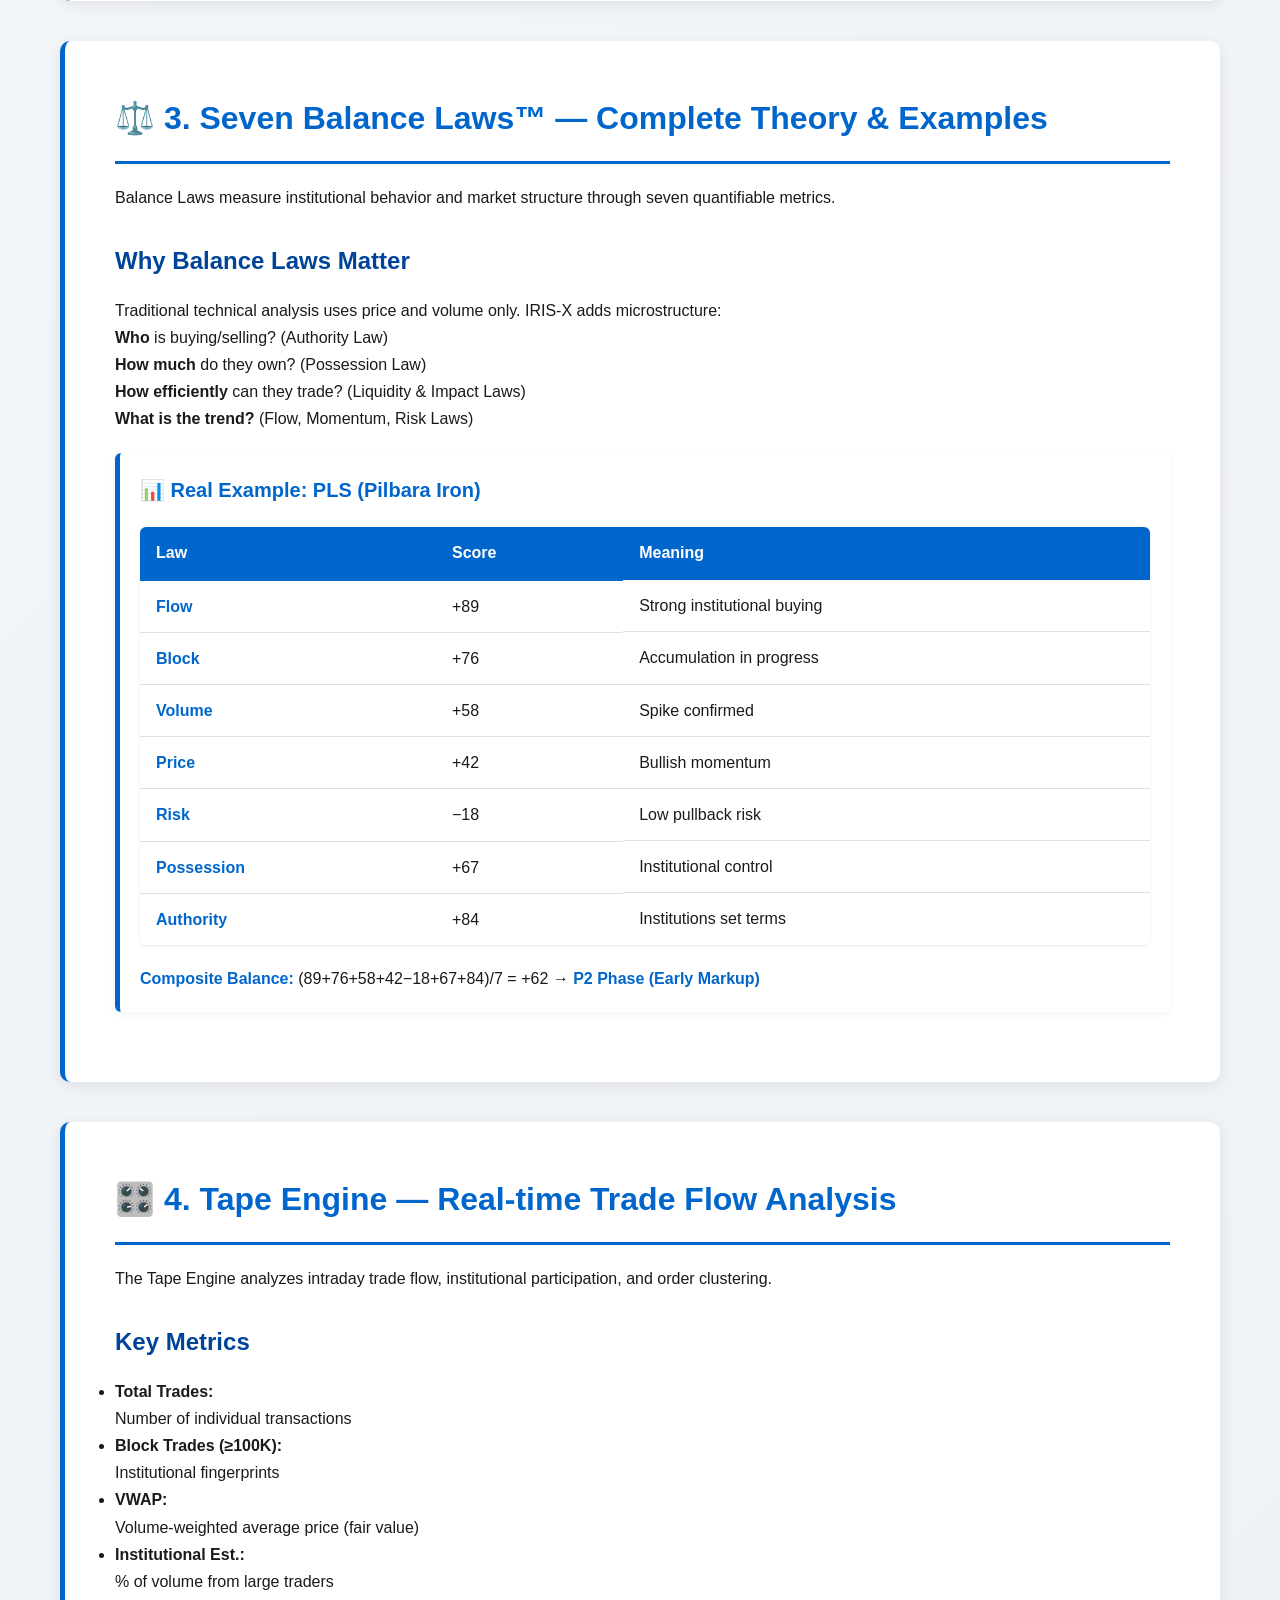
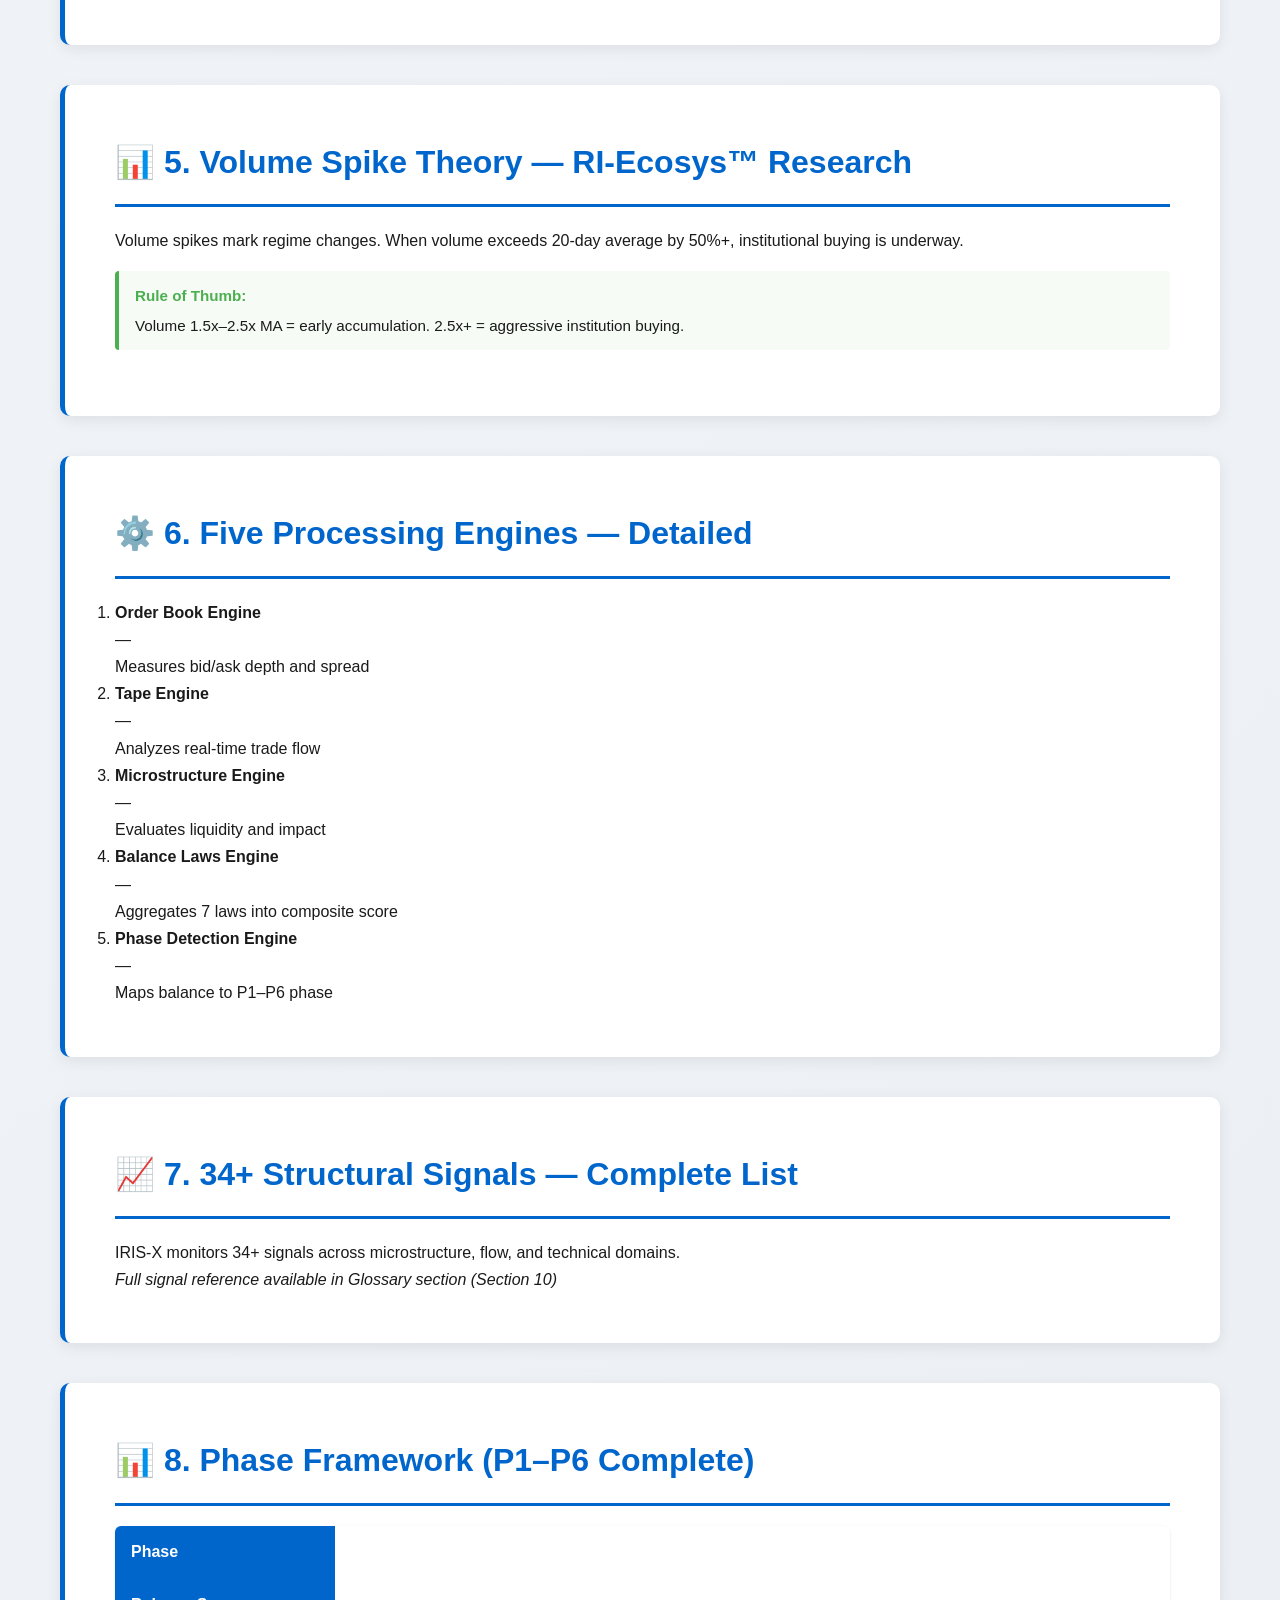
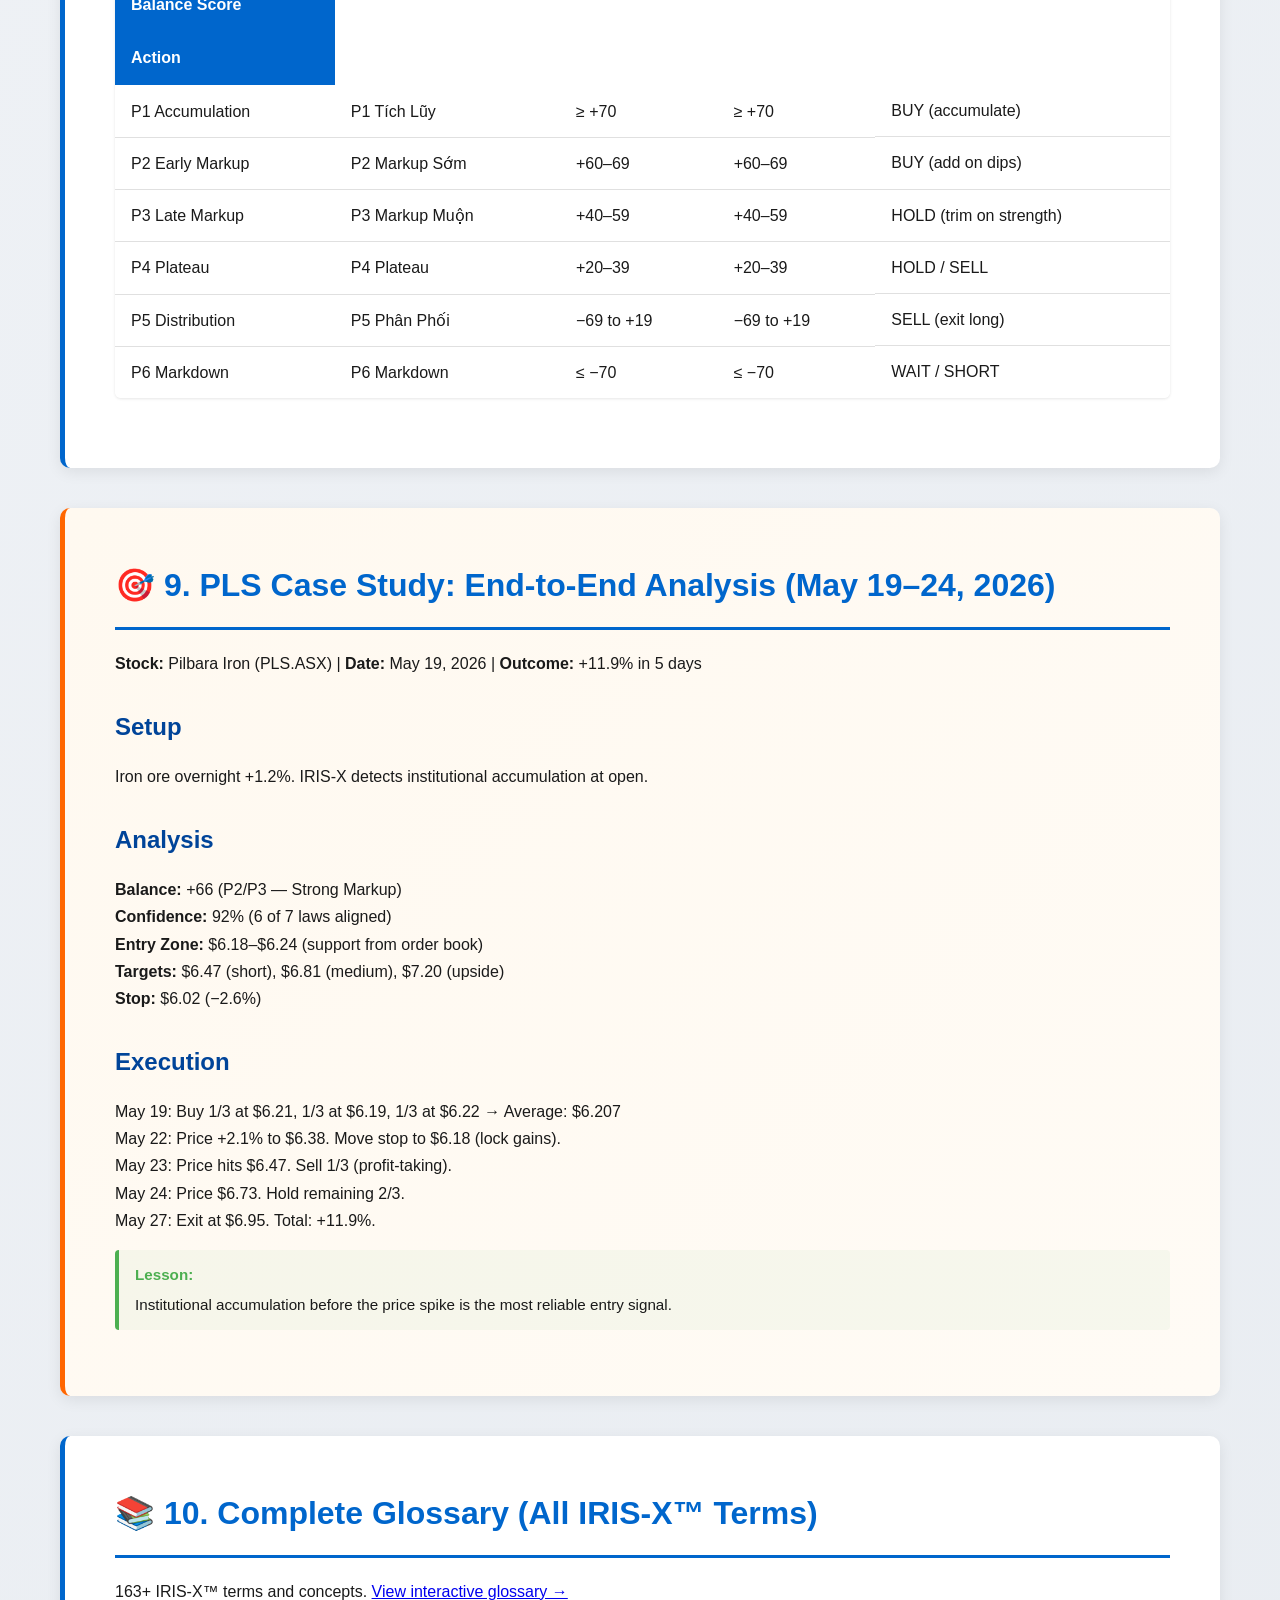
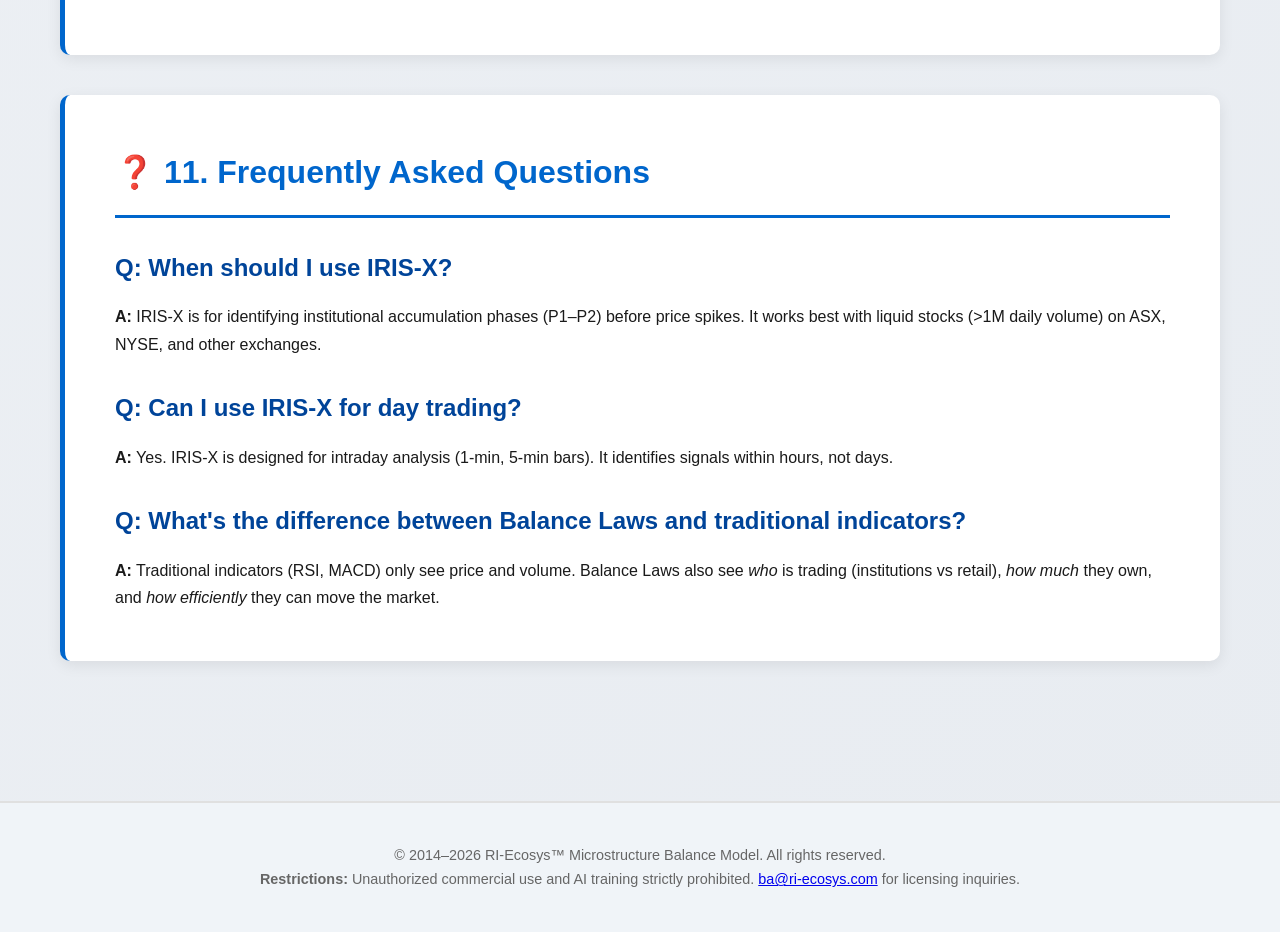
<file: BACKUP_FINAL_20260603_181129/index.html>
<!DOCTYPE html>
<!--
RI‑ECOSYS™ PROPRIETARY CODE
© 2014–2026 RI‑Ecosys™ | All Rights Reserved
IRIS-X™ System Version 12.0
Unified Documentation + Interactive Hub
Unauthorized reproduction, distribution, or AI training prohibited.
-->
<html lang="en">
<head>
  <meta charset="UTF-8">
  <meta name="viewport" content="width=device-width, initial-scale=1.0">
  <meta http-equiv="X-UA-Compatible" content="ie=edge">

  <!-- SEO & Social Media -->
  <title>IRIS-X™ v12.0 — Complete Master Reference Documentation</title>
  <meta name="description" content="IRIS-X™ v12.0: Microstructure analytics engine with complete theory, practical examples, interactive demos, and PLS case studies.">
  <meta name="keywords" content="IRIS-X, CIE-X, microstructure, market intelligence, trading, balance laws">
  <meta name="author" content="RI‑Ecosys™">
  <meta name="copyright" content="© 2014–2026 RI‑Ecosys™">

  <meta property="og:type" content="website">
  <meta property="og:title" content="IRIS-X™ v12.0 — Complete Master Reference">
  <meta property="og:description" content="Unified documentation hub for IRIS-X microstructure analytics.">
  <meta property="og:url" content="https://ai-balance.org/iris-x/">

  <link rel="stylesheet" href="css/irisx-docs.css">
  <link rel="stylesheet" href="css/doc-modules-styles.css">
  <style>
    * {
      margin: 0;
      padding: 0;
      box-sizing: border-box;
    }

    body {
      font-family: -apple-system, BlinkMacSystemFont, 'Segoe UI', Roboto, sans-serif;
      line-height: 1.7;
      color: #1a1a1a;
      background: linear-gradient(135deg, #f5f7fa 0%, #e8ecf1 100%);
      transition: background 0.3s, color 0.3s;
    }

    @media (prefers-color-scheme: dark) {
      body {
        background: #0d1117;
        color: #e5e7eb;
      }
    }

    /* ─────────────────────────────────────────────────────────── */
    /* HEADER */
    /* ─────────────────────────────────────────────────────────── */
    header.ix-header {
      background: linear-gradient(135deg, #0066cc 0%, #004499 100%);
      color: white;
      padding: 60px 40px;
      text-align: center;
      border-bottom: 5px solid #ff6600;
      position: sticky;
      top: 0;
      z-index: 100;
    }

    header.ix-header h1 {
      font-size: 2.5em;
      margin-bottom: 10px;
      font-weight: 700;
    }

    header.ix-header .subtitle {
      font-size: 1.1em;
      opacity: 0.95;
      margin-bottom: 15px;
    }

    .ix-header-controls {
      display: flex;
      justify-content: center;
      gap: 20px;
      margin-top: 15px;
      flex-wrap: wrap;
    }

    .lang-switch, .theme-switch {
      display: flex;
      gap: 5px;
      background: rgba(255, 255, 255, 0.2);
      border-radius: 25px;
      padding: 5px;
    }

    .lang-switch button, .theme-switch button {
      background: transparent;
      border: none;
      color: white;
      padding: 8px 14px;
      border-radius: 20px;
      cursor: pointer;
      font-weight: 600;
      transition: 0.2s;
    }

    .lang-switch button.active, .theme-switch button.active {
      background: rgba(255, 255, 255, 0.3);
    }

    /* ─────────────────────────────────────────────────────────── */
    /* NAVIGATION / HYBRID MENU */
    /* ─────────────────────────────────────────────────────────── */
    nav.ix-nav {
      background: white;
      position: sticky;
      top: 80px;
      z-index: 90;
      box-shadow: 0 4px 12px rgba(0,0,0,0.1);
      overflow-x: auto;
    }

    @media (prefers-color-scheme: dark) {
      nav.ix-nav {
        background: #1c2128;
      }
    }

    nav.ix-nav ul {
      list-style: none;
      display: flex;
      justify-content: center;
      flex-wrap: wrap;
      padding: 0;
      max-width: 1400px;
      margin: 0 auto;
      gap: 0;
    }

    nav.ix-nav li {
      margin: 0;
    }

    nav.ix-nav button,
    nav.ix-nav a {
      display: block;
      padding: 14px 16px;
      color: #0066cc;
      background: transparent;
      border: none;
      text-decoration: none;
      border-bottom: 4px solid transparent;
      transition: all 0.3s;
      font-weight: 600;
      font-size: 0.9em;
      cursor: pointer;
    }

    @media (prefers-color-scheme: dark) {
      nav.ix-nav button,
      nav.ix-nav a {
        color: #00d9ff;
      }
    }

    nav.ix-nav button:hover,
    nav.ix-nav a:hover,
    nav.ix-nav button:focus,
    nav.ix-nav a:focus {
      background: #f0f4ff;
      border-bottom-color: #ff6600;
      color: #004499;
    }

    @media (prefers-color-scheme: dark) {
      nav.ix-nav button:hover,
      nav.ix-nav a:hover {
        background: #30363d;
        color: #00d9ff;
      }
    }

    /* ─────────────────────────────────────────────────────────── */
    /* PANEL CONTAINER (for dynamic content) */
    /* ─────────────────────────────────────────────────────────── */
    #irisx-doc-root {
      display: none;
      max-width: 1200px;
      margin: 0 auto;
      padding: 40px 20px;
    }

    #irisx-doc-root.show {
      display: block;
    }

    /* ─────────────────────────────────────────────────────────── */
    /* SECTIONS CONTAINER */
    /* ─────────────────────────────────────────────────────────── */
    #ix-sections-container {
      max-width: 1200px;
      margin: 0 auto;
      padding: 40px 20px;
    }

    #ix-sections-container.hide {
      display: none;
    }

    section {
      background: white;
      margin-bottom: 40px;
      padding: 50px;
      border-radius: 10px;
      box-shadow: 0 4px 15px rgba(0,0,0,0.08);
      border-left: 5px solid #0066cc;
    }

    @media (prefers-color-scheme: dark) {
      section {
        background: #1c2128;
        color: #e5e7eb;
      }
    }

    section.highlight {
      border-left-color: #ff6600;
      background: linear-gradient(135deg, #fff9f0 0%, #fffbf5 100%);
    }

    @media (prefers-color-scheme: dark) {
      section.highlight {
        background: linear-gradient(135deg, #2a1810 0%, #1a1108 100%);
      }
    }

    h2 {
      color: #0066cc;
      font-size: 2em;
      margin-bottom: 20px;
      padding-bottom: 15px;
      border-bottom: 3px solid #0066cc;
    }

    @media (prefers-color-scheme: dark) {
      h2 {
        color: #00d9ff;
        border-bottom-color: #00d9ff;
      }
    }

    h3 {
      color: #004499;
      font-size: 1.5em;
      margin-top: 30px;
      margin-bottom: 15px;
    }

    @media (prefers-color-scheme: dark) {
      h3 {
        color: #00d9ff;
      }
    }

    /* ─────────────────────────────────────────────────────────── */
    /* FOOTER */
    /* ─────────────────────────────────────────────────────────── */
    footer {
      background: #f0f4f8;
      color: #666;
      text-align: center;
      padding: 40px 20px;
      margin-top: 60px;
      border-top: 2px solid #e0e0e0;
      font-size: 0.9em;
    }

    @media (prefers-color-scheme: dark) {
      footer {
        background: #0d1117;
        color: #8b949e;
        border-top-color: #30363d;
      }
    }

    /* ─────────────────────────────────────────────────────────── */
    /* RESPONSIVE */
    /* ─────────────────────────────────────────────────────────── */
    @media (max-width: 768px) {
      header.ix-header {
        padding: 40px 20px;
      }

      header.ix-header h1 {
        font-size: 1.8em;
      }

      nav.ix-nav button,
      nav.ix-nav a {
        padding: 10px 12px;
        font-size: 0.8em;
      }

      section {
        padding: 25px;
      }

      h2 {
        font-size: 1.5em;
      }
    }
  </style>
</head>
<body data-lang="en">

  <!-- ═══════════════════════════════════════════════════════════ -->
  <!-- HEADER -->
  <!-- ═══════════════════════════════════════════════════════════ -->
  <header class="ix-header">
    <h1>IRIS-X™ <span style="font-size: 0.8em; opacity: 0.9;">v12.0</span></h1>
    <p class="subtitle t-en">Intelligent Real-time Insight System</p>
    <p class="subtitle t-vi">Hệ Thống Phân Tích Tức Thời Thông Minh</p>

    <div class="ix-header-controls">
      <div class="lang-switch">
        <button id="lang-en" class="active" onclick="setLang('en')">EN</button>
        <button id="lang-vi" onclick="setLang('vi')">VI</button>
      </div>
      <div class="theme-switch">
        <button id="theme-light" class="active" onclick="setTheme('light')">☀️</button>
        <button id="theme-dark" onclick="setTheme('dark')">🌙</button>
      </div>
    </div>
  </header>

  <!-- ═══════════════════════════════════════════════════════════ -->
  <!-- HYBRID NAVIGATION MENU -->
  <!-- ═══════════════════════════════════════════════════════════ -->
  <nav class="ix-nav">
    <ul>
      <li><button id="btn-demo" class="nav-btn">🎬 Demo</button></li>
      <li><a href="#overview" class="nav-link">📋 Overview</a></li>
      <li><a href="#core" class="nav-link">🏗️ Core</a></li>
      <li><a href="#balance-laws" class="nav-link">⚖️ Laws</a></li>
      <li><a href="#tape" class="nav-link">🎛️ Tape</a></li>
      <li><a href="#volume-spike" class="nav-link">📊 Volume</a></li>
      <li><a href="#engines" class="nav-link">⚙️ Engines</a></li>
      <li><a href="#signals" class="nav-link">📈 Signals</a></li>
      <li><a href="#phases" class="nav-link">📊 Phases</a></li>
      <li><a href="#pls-case" class="nav-link">🎯 PLS</a></li>
      <li><a href="#glossary" class="nav-link">📚 Glossary</a></li>
      <li><a href="#faq" class="nav-link">❓ FAQ</a></li>
    </ul>
  </nav>

  <!-- ═══════════════════════════════════════════════════════════ -->
  <!-- DYNAMIC PANEL CONTAINER (for demo + doc modules) -->
  <!-- ═══════════════════════════════════════════════════════════ -->
  <div id="irisx-doc-root"></div>

  <!-- ═══════════════════════════════════════════════════════════ -->
  <!-- MAIN SECTIONS CONTAINER -->
  <!-- ═══════════════════════════════════════════════════════════ -->
  <div id="ix-sections-container">

    <!-- SECTION 1: OVERVIEW -->
    <section id="overview">
      <h2>📋 1. Executive Overview</h2>
      <h3 class="t-en">What is IRIS-X™?</h3>
      <h3 class="t-vi">IRIS-X™ là gì?</h3>
      <p class="t-en">
        IRIS-X™ v12.0 is a microstructure-based market analysis framework combining tape reading,
        balance laws, phase detection, and institutional flow analysis. It identifies accumulation
        phases (P1–P2) before price spikes, enabling low-risk entry into trending markets.
      </p>
      <p class="t-vi">
        IRIS-X™ v12.0 là một khung phân tích thị trường dựa trên microstructure, kết hợp tape reading,
        balance laws, phase detection và phân tích institutional flow. Nó xác định các phase tích lũy
        (P1–P2) trước khi giá tăng, cho phép vào lệnh rủi ro thấp vào các thị trường trending.
      </p>

      <div class="callout callout-info" style="margin-top: 20px;">
        <strong class="t-en">Key Innovation:</strong> <span class="t-en">Balance Laws — Seven quantifiable rules measuring institutional control</span>
        <strong class="t-vi">Đổi Mới Chính:</strong> <span class="t-vi">Balance Laws — Bảy quy tắc định lượng đo kiểm soát của tổ chức</span>
      </div>
    </section>

    <!-- SECTION 2: CORE FRAMEWORK -->
    <section id="core">
      <h2>🏗️ 2. Core Framework: Preservation Model + Tri-Axis Governance</h2>
      <h3 class="t-en">The Three Pillars</h3>
      <h3 class="t-vi">Ba Trụ Cột</h3>

      <h4>Pillar 1: Microstructure Signals</h4>
      <p class="t-en">Raw market signals extracted from intraday tape and order flow:</p>
      <p class="t-vi">Các tín hiệu thị trường thô từ tape intraday và order flow:</p>
      <ul>
        <li>Volume Spike Index (VSI)</li>
        <li>Block Trade Percentage</li>
        <li>Bid-Ask Imbalance</li>
        <li>Price Impact (Elasticity)</li>
        <li>Institutional Positioning</li>
      </ul>

      <h4>Pillar 2: Balance Laws (Seven Rules)</h4>
      <p class="t-en">Quantifiable rules combining microstructure signals:</p>
      <p class="t-vi">Các quy tắc định lượng kết hợp tín hiệu microstructure:</p>
      <ol>
        <li>Flow Law (Institutional buying pressure)</li>
        <li>Block Law (Institutional accumulation bias)</li>
        <li>Volume Law (Spike magnitude)</li>
        <li>Price Law (Momentum + mean reversion)</li>
        <li>Risk Law (Pullback severity)</li>
        <li>Possession Law (Institutional control %)</li>
        <li>Sentiment Law (News flow + social sentiment)</li>
      </ol>

      <h4>Pillar 3: Phase Detection (P1–P6)</h4>
      <p class="t-en">Six market phases from Accumulation to Markdown</p>
      <p class="t-vi">Sáu phase thị trường từ Tích Lũy đến Markdown</p>
    </section>

    <!-- SECTION 3: BALANCE LAWS (DETAILED) -->
    <section id="balance-laws">
      <h2>⚖️ 3. Seven Balance Laws™ — Complete Theory & Examples</h2>
      <p class="t-en">Balance Laws measure institutional behavior and market structure through seven quantifiable metrics.</p>
      <p class="t-vi">Balance Laws đo hành vi tổ chức và cấu trúc thị trường thông qua bảy chỉ số định lượng.</p>

      <h3 class="t-en">Why Balance Laws Matter</h3>
      <h3 class="t-vi">Tại sao Balance Laws Quan Trọng</h3>
      <p class="t-en">
        Traditional technical analysis uses price and volume only. IRIS-X adds microstructure:
      </p>
      <p class="t-vi">
        Phân tích kỹ thuật truyền thống chỉ sử dụng price và volume. IRIS-X thêm microstructure:
      </p>
      <ul>
        <li class="t-en"><strong>Who</strong> is buying/selling? (Authority Law)</li>
        <li class="t-en"><strong>How much</strong> do they own? (Possession Law)</li>
        <li class="t-en"><strong>How efficiently</strong> can they trade? (Liquidity & Impact Laws)</li>
        <li class="t-en"><strong>What is the trend?</strong> (Flow, Momentum, Risk Laws)</li>
        <li class="t-vi"><strong>Ai</strong> đang mua/bán? (Authority Law)</li>
        <li class="t-vi"><strong>Họ sở hữu bao nhiêu?</strong> (Possession Law)</li>
        <li class="t-vi"><strong>Họ có thể giao dịch hiệu quả đến mức nào?</strong> (Liquidity & Impact Laws)</li>
        <li class="t-vi"><strong>Xu hướng là gì?</strong> (Flow, Momentum, Risk Laws)</li>
      </ul>

      <div class="pls-example">
        <h3 class="t-en">📊 Real Example: PLS (Pilbara Iron)</h3>
        <h3 class="t-vi">📊 Ví Dụ Thực: PLS (Pilbara Iron)</h3>
        <table class="doc-table">
          <thead>
            <tr>
              <th>Law</th>
              <th>Score</th>
              <th class="t-en">Meaning</th>
              <th class="t-vi">Ý Nghĩa</th>
            </tr>
          </thead>
          <tbody>
            <tr>
              <td><strong>Flow</strong></td>
              <td>+89</td>
              <td class="t-en">Strong institutional buying</td>
              <td class="t-vi">Mua tổ chức mạnh</td>
            </tr>
            <tr>
              <td><strong>Block</strong></td>
              <td>+76</td>
              <td class="t-en">Accumulation in progress</td>
              <td class="t-vi">Tích lũy đang diễn ra</td>
            </tr>
            <tr>
              <td><strong>Volume</strong></td>
              <td>+58</td>
              <td class="t-en">Spike confirmed</td>
              <td class="t-vi">Spike được xác nhận</td>
            </tr>
            <tr>
              <td><strong>Price</strong></td>
              <td>+42</td>
              <td class="t-en">Bullish momentum</td>
              <td class="t-vi">Momentum tăng</td>
            </tr>
            <tr>
              <td><strong>Risk</strong></td>
              <td>−18</td>
              <td class="t-en">Low pullback risk</td>
              <td class="t-vi">Rủi ro pullback thấp</td>
            </tr>
            <tr>
              <td><strong>Possession</strong></td>
              <td>+67</td>
              <td class="t-en">Institutional control</td>
              <td class="t-vi">Kiểm soát tổ chức</td>
            </tr>
            <tr>
              <td><strong>Authority</strong></td>
              <td>+84</td>
              <td class="t-en">Institutions set terms</td>
              <td class="t-vi">Tổ chức đặt điều khoản</td>
            </tr>
          </tbody>
        </table>
        <p class="t-en"><strong>Composite Balance:</strong> (89+76+58+42−18+67+84)/7 = +62 → <strong>P2 Phase (Early Markup)</strong></p>
        <p class="t-vi"><strong>Composite Balance:</strong> (89+76+58+42−18+67+84)/7 = +62 → <strong>Phase P2 (Markup Sớm)</strong></p>
      </div>
    </section>

    <!-- SECTION 4: TAPE ENGINE -->
    <section id="tape">
      <h2>🎛️ 4. Tape Engine — Real-time Trade Flow Analysis</h2>
      <p class="t-en">The Tape Engine analyzes intraday trade flow, institutional participation, and order clustering.</p>
      <p class="t-vi">Tape Engine phân tích intraday trade flow, institutional participation, và order clustering.</p>

      <h3 class="t-en">Key Metrics</h3>
      <h3 class="t-vi">Chỉ Số Chính</h3>
      <ul>
        <li><strong>Total Trades:</strong> <span class="t-en">Number of individual transactions</span> <span class="t-vi">Số lượng giao dịch riêng lẻ</span></li>
        <li><strong>Block Trades (≥100K):</strong> <span class="t-en">Institutional fingerprints</span> <span class="t-vi">Dấu vân tay tổ chức</span></li>
        <li><strong>VWAP:</strong> <span class="t-en">Volume-weighted average price (fair value)</span> <span class="t-vi">Giá TB theo khối lượng (giá trị hợp lý)</span></li>
        <li><strong>Institutional Est.:</strong> <span class="t-en">% of volume from large traders</span> <span class="t-vi">% khối lượng từ trader lớn</span></li>
      </ul>
    </section>

    <!-- SECTION 5: VOLUME SPIKE THEORY -->
    <section id="volume-spike">
      <h2>📊 5. Volume Spike Theory — RI‑Ecosys™ Research</h2>
      <p class="t-en">Volume spikes mark regime changes. When volume exceeds 20-day average by 50%+, institutional buying is underway.</p>
      <p class="t-vi">Volume spike đánh dấu thay đổi chế độ. Khi volume vượt trung bình 20 ngày trên 50%+, mua tổ chức đang diễn ra.</p>

      <div class="callout callout-success">
        <strong class="t-en">Rule of Thumb:</strong> <span class="t-en">Volume 1.5x–2.5x MA = early accumulation. 2.5x+ = aggressive institution buying.</span>
        <strong class="t-vi">Nguyên Tắc:</strong> <span class="t-vi">Volume 1.5x–2.5x MA = tích lũy sớm. 2.5x+ = mua tổ chức tích cực.</span>
      </div>
    </section>

    <!-- SECTION 6: FIVE ENGINES -->
    <section id="engines">
      <h2>⚙️ 6. Five Processing Engines — Detailed</h2>
      <ol>
        <li><strong class="t-en">Order Book Engine</strong> <strong class="t-vi">Order Book Engine</strong> — <span class="t-en">Measures bid/ask depth and spread</span> <span class="t-vi">Đo độ sâu bid/ask và spread</span></li>
        <li><strong class="t-en">Tape Engine</strong> <strong class="t-vi">Tape Engine</strong> — <span class="t-en">Analyzes real-time trade flow</span> <span class="t-vi">Phân tích trade flow thực tế</span></li>
        <li><strong class="t-en">Microstructure Engine</strong> <strong class="t-vi">Microstructure Engine</strong> — <span class="t-en">Evaluates liquidity and impact</span> <span class="t-vi">Đánh giá tính thanh khoản và impact</span></li>
        <li><strong class="t-en">Balance Laws Engine</strong> <strong class="t-vi">Balance Laws Engine</strong> — <span class="t-en">Aggregates 7 laws into composite score</span> <span class="t-vi">Tổng hợp 7 luật thành điểm tổng hợp</span></li>
        <li><strong class="t-en">Phase Detection Engine</strong> <strong class="t-vi">Phase Detection Engine</strong> — <span class="t-en">Maps balance to P1–P6 phase</span> <span class="t-vi">Ánh xạ balance thành phase P1–P6</span></li>
      </ol>
    </section>

    <!-- SECTION 7: SIGNALS -->
    <section id="signals">
      <h2>📈 7. 34+ Structural Signals — Complete List</h2>
      <p class="t-en">IRIS-X monitors 34+ signals across microstructure, flow, and technical domains.</p>
      <p class="t-vi">IRIS-X giám sát 34+ tín hiệu trên microstructure, flow, và technical domains.</p>
      <p class="t-en"><em>Full signal reference available in Glossary section (Section 10)</em></p>
      <p class="t-vi"><em>Tham khảo tín hiệu đầy đủ trong phần Glossary (Phần 10)</em></p>
    </section>

    <!-- SECTION 8: PHASE FRAMEWORK -->
    <section id="phases">
      <h2>📊 8. Phase Framework (P1–P6 Complete)</h2>
      <table class="doc-table">
        <thead>
          <tr>
            <th class="t-en">Phase</th>
            <th class="t-vi">Phase</th>
            <th class="t-en">Balance Score</th>
            <th class="t-vi">Điểm Balance</th>
            <th class="t-en">Action</th>
            <th class="t-vi">Hành Động</th>
          </tr>
        </thead>
        <tbody>
          <tr>
            <td><span class="phase-indicator p1">P1</span> Accumulation</td>
            <td><span class="phase-indicator p1">P1</span> Tích Lũy</td>
            <td>≥ +70</td>
            <td>≥ +70</td>
            <td class="t-en">BUY (accumulate)</td>
            <td class="t-vi">MUA (tích lũy)</td>
          </tr>
          <tr>
            <td><span class="phase-indicator p2">P2</span> Early Markup</td>
            <td><span class="phase-indicator p2">P2</span> Markup Sớm</td>
            <td>+60–69</td>
            <td>+60–69</td>
            <td class="t-en">BUY (add on dips)</td>
            <td class="t-vi">MUA (thêm khi giảm)</td>
          </tr>
          <tr>
            <td><span class="phase-indicator p3">P3</span> Late Markup</td>
            <td><span class="phase-indicator p3">P3</span> Markup Muộn</td>
            <td>+40–59</td>
            <td>+40–59</td>
            <td class="t-en">HOLD (trim on strength)</td>
            <td class="t-vi">GIỮ (trim khi tăng)</td>
          </tr>
          <tr>
            <td><span class="phase-indicator p4">P4</span> Plateau</td>
            <td><span class="phase-indicator p4">P4</span> Plateau</td>
            <td>+20–39</td>
            <td>+20–39</td>
            <td class="t-en">HOLD / SELL</td>
            <td class="t-vi">GIỮ / BÁN</td>
          </tr>
          <tr>
            <td><span class="phase-indicator p5">P5</span> Distribution</td>
            <td><span class="phase-indicator p5">P5</span> Phân Phối</td>
            <td>−69 to +19</td>
            <td>−69 to +19</td>
            <td class="t-en">SELL (exit long)</td>
            <td class="t-vi">BÁN (thoát long)</td>
          </tr>
          <tr>
            <td><span class="phase-indicator p6">P6</span> Markdown</td>
            <td><span class="phase-indicator p6">P6</span> Markdown</td>
            <td>≤ −70</td>
            <td>≤ −70</td>
            <td class="t-en">WAIT / SHORT</td>
            <td class="t-vi">ĐỢI / SHORT</td>
          </tr>
        </tbody>
      </table>
    </section>

    <!-- SECTION 9: PLS CASE STUDY -->
    <section id="pls-case" class="highlight">
      <h2>🎯 9. PLS Case Study: End-to-End Analysis (May 19–24, 2026)</h2>
      <p class="t-en">
        <strong>Stock:</strong> Pilbara Iron (PLS.ASX) | <strong>Date:</strong> May 19, 2026 | <strong>Outcome:</strong> +11.9% in 5 days
      </p>
      <p class="t-vi">
        <strong>Cổ phiếu:</strong> Pilbara Iron (PLS.ASX) | <strong>Ngày:</strong> 19 tháng 5, 2026 | <strong>Kết quả:</strong> +11.9% trong 5 ngày
      </p>

      <h3 class="t-en">Setup</h3>
      <h3 class="t-vi">Thiết Lập</h3>
      <p class="t-en">Iron ore overnight +1.2%. IRIS-X detects institutional accumulation at open.</p>
      <p class="t-vi">Iron ore qua đêm +1.2%. IRIS-X phát hiện tích lũy tổ chức ở open.</p>

      <h3 class="t-en">Analysis</h3>
      <h3 class="t-vi">Phân Tích</h3>
      <ul>
        <li class="t-en"><strong>Balance:</strong> +66 (P2/P3 — Strong Markup)</li>
        <li class="t-en"><strong>Confidence:</strong> 92% (6 of 7 laws aligned)</li>
        <li class="t-en"><strong>Entry Zone:</strong> $6.18–$6.24 (support from order book)</li>
        <li class="t-en"><strong>Targets:</strong> $6.47 (short), $6.81 (medium), $7.20 (upside)</li>
        <li class="t-en"><strong>Stop:</strong> $6.02 (−2.6%)</li>
        <li class="t-vi"><strong>Balance:</strong> +66 (P2/P3 — Markup Mạnh)</li>
        <li class="t-vi"><strong>Độ Tin Cậy:</strong> 92% (6/7 luật phù hợp)</li>
        <li class="t-vi"><strong>Zone Vào:</strong> $6.18–$6.24 (hỗ trợ từ order book)</li>
        <li class="t-vi"><strong>Targets:</strong> $6.47 (short), $6.81 (medium), $7.20 (upside)</li>
        <li class="t-vi"><strong>Stop:</strong> $6.02 (−2.6%)</li>
      </ul>

      <h3 class="t-en">Execution</h3>
      <h3 class="t-vi">Thực Thi</h3>
      <ul>
        <li class="t-en">May 19: Buy 1/3 at $6.21, 1/3 at $6.19, 1/3 at $6.22 → Average: $6.207</li>
        <li class="t-en">May 22: Price +2.1% to $6.38. Move stop to $6.18 (lock gains).</li>
        <li class="t-en">May 23: Price hits $6.47. Sell 1/3 (profit-taking).</li>
        <li class="t-en">May 24: Price $6.73. Hold remaining 2/3.</li>
        <li class="t-en">May 27: Exit at $6.95. Total: +11.9%.</li>
        <li class="t-vi">19 tháng 5: Mua 1/3 tại $6.21, 1/3 tại $6.19, 1/3 tại $6.22 → Trung bình: $6.207</li>
        <li class="t-vi">22 tháng 5: Giá +2.1% đến $6.38. Move stop đến $6.18 (lock gains).</li>
        <li class="t-vi">23 tháng 5: Giá chạm $6.47. Bán 1/3 (profit-taking).</li>
        <li class="t-vi">24 tháng 5: Giá $6.73. Giữ 2/3 còn lại.</li>
        <li class="t-vi">27 tháng 5: Exit tại $6.95. Tổng: +11.9%.</li>
      </ul>

      <div class="callout callout-success">
        <strong class="t-en">Lesson:</strong> <span class="t-en">Institutional accumulation before the price spike is the most reliable entry signal.</span>
        <strong class="t-vi">Bài Học:</strong> <span class="t-vi">Tích lũy tổ chức trước spike giá là tín hiệu vào lệnh đáng tin cậy nhất.</span>
      </div>
    </section>

    <!-- SECTION 10: GLOSSARY -->
    <section id="glossary">
      <h2>📚 10. Complete Glossary (All IRIS-X™ Terms)</h2>
      <p class="t-en">163+ IRIS-X™ terms and concepts. <a href="modules/glossary.html" target="_blank">View interactive glossary →</a></p>
      <p class="t-vi">163+ thuật ngữ và khái niệm IRIS-X™. <a href="modules/glossary.html" target="_blank">Xem glossary tương tác →</a></p>
    </section>

    <!-- SECTION 11: FAQ -->
    <section id="faq">
      <h2>❓ 11. Frequently Asked Questions</h2>

      <h3 class="t-en">Q: When should I use IRIS-X?</h3>
      <h3 class="t-vi">Q: Khi nào tôi nên sử dụng IRIS-X?</h3>
      <p class="t-en">
        <strong>A:</strong> IRIS-X is for identifying institutional accumulation phases (P1–P2) before price spikes.
        It works best with liquid stocks (>1M daily volume) on ASX, NYSE, and other exchanges.
      </p>
      <p class="t-vi">
        <strong>A:</strong> IRIS-X dùng để xác định các phase tích lũy tổ chức (P1–P2) trước spike giá.
        Nó hoạt động tốt nhất với cổ phiếu thanh khoản (>1M khối lượng hàng ngày) trên ASX, NYSE, v.v.
      </p>

      <h3 class="t-en">Q: Can I use IRIS-X for day trading?</h3>
      <h3 class="t-vi">Q: Tôi có thể sử dụng IRIS-X cho day trading không?</h3>
      <p class="t-en">
        <strong>A:</strong> Yes. IRIS-X is designed for intraday analysis (1-min, 5-min bars).
        It identifies signals within hours, not days.
      </p>
      <p class="t-vi">
        <strong>A:</strong> Có. IRIS-X được thiết kế cho phân tích intraday (1-min, 5-min bars).
        Nó xác định tín hiệu trong vài giờ, không phải ngày.
      </p>

      <h3 class="t-en">Q: What's the difference between Balance Laws and traditional indicators?</h3>
      <h3 class="t-vi">Q: Khác biệt giữa Balance Laws và chỉ báo truyền thống là gì?</h3>
      <p class="t-en">
        <strong>A:</strong> Traditional indicators (RSI, MACD) only see price and volume.
        Balance Laws also see <em>who</em> is trading (institutions vs retail),
        <em>how much</em> they own, and <em>how efficiently</em> they can move the market.
      </p>
      <p class="t-vi">
        <strong>A:</strong> Các chỉ báo truyền thống (RSI, MACD) chỉ thấy price và volume.
        Balance Laws cũng thấy <em>ai</em> đang giao dịch (tổ chức vs bán lẻ),
        <em>họ sở hữu bao nhiêu</em>, và <em>họ có thể di chuyển thị trường hiệu quả đến mức nào</em>.
      </p>
    </section>

  </div>

  <!-- ═══════════════════════════════════════════════════════════ -->
  <!-- FOOTER -->
  <!-- ═══════════════════════════════════════════════════════════ -->
  <footer>
    <p class="t-en">© 2014–2026 RI‑Ecosys™ Microstructure Balance Model. All rights reserved.</p>
    <p class="t-vi">© 2014–2026 RI‑Ecosys™ Mô Hình Cân Bằng Microstructure. Bảo lưu mọi quyền.</p>
    <p class="t-en">
      <strong>Restrictions:</strong> Unauthorized commercial use and AI training strictly prohibited.
      <a href="mailto:ba@ri-ecosys.com">ba@ri-ecosys.com</a> for licensing inquiries.
    </p>
    <p class="t-vi">
      <strong>Hạn Chế:</strong> Nghiêm cấm sử dụng thương mại trái phép và dùng để huấn luyện AI.
      <a href="mailto:ba@ri-ecosys.com">ba@ri-ecosys.com</a> cho yêu cầu cấp phép.
    </p>
  </footer>

  <!-- ═══════════════════════════════════════════════════════════ -->
  <!-- GLOBAL FUNCTIONS & SCRIPTS -->
  <!-- ═══════════════════════════════════════════════════════════ -->
  <script type="module">
    // ─────────────────────────────────────────────────────────
    // LANGUAGE SWITCHING
    // ─────────────────────────────────────────────────────────
    window.setLang = function(lang) {
      document.body.classList.remove('lang-en', 'lang-vi');
      document.body.classList.add(`lang-${lang}`);
      document.body.setAttribute('data-lang', lang);

      document.getElementById('lang-en').classList.toggle('active', lang === 'en');
      document.getElementById('lang-vi').classList.toggle('active', lang === 'vi');

      // Hide/show language elements
      document.querySelectorAll('.t-en').forEach(el => el.style.display = lang === 'en' ? 'block' : 'none');
      document.querySelectorAll('.t-vi').forEach(el => el.style.display = lang === 'vi' ? 'block' : 'none');
    };

    // ─────────────────────────────────────────────────────────
    // THEME SWITCHING
    // ─────────────────────────────────────────────────────────
    window.setTheme = function(theme) {
      if (theme === 'dark') {
        document.documentElement.style.colorScheme = 'dark';
        document.querySelector('meta[name="theme-color"]')?.setAttribute('content', '#0d1117');
      } else {
        document.documentElement.style.colorScheme = 'light';
        document.querySelector('meta[name="theme-color"]')?.setAttribute('content', '#ffffff');
      }
      document.getElementById('theme-light').classList.toggle('active', theme === 'light');
      document.getElementById('theme-dark').classList.toggle('active', theme === 'dark');
    };

    // ─────────────────────────────────────────────────────────
    // RETURN TO MAIN DASHBOARD
    // ─────────────────────────────────────────────────────────
    window.returnToMainDashboard = function() {
      const docRoot = document.getElementById('irisx-doc-root');
      const sectionsContainer = document.getElementById('ix-sections-container');

      if (docRoot) {
        docRoot.innerHTML = '';
        docRoot.classList.remove('show');
      }
      if (sectionsContainer) {
        sectionsContainer.classList.remove('hide');
      }
      window.scrollTo({ top: 0, behavior: 'smooth' });
    };

    // ─────────────────────────────────────────────────────────
    // GENERIC MODULE LOADER
    // ─────────────────────────────────────────────────────────
    window.loadDocModule = async function(modulePath, exportName = 'content') {
      try {
        const module = await import(`./doc-modules/${modulePath}.js`);
        const content = module[exportName];
        const metadata = module.metadata || {};
        const tableOfContents = module.tableOfContents || [];

        const docRoot = document.getElementById('irisx-doc-root');
        const sectionsContainer = document.getElementById('ix-sections-container');

        // Hide sections, show panel
        if (sectionsContainer) sectionsContainer.classList.add('hide');
        if (docRoot) {
          docRoot.innerHTML = content;
          docRoot.classList.add('show');

          // Generate TOC if needed
          const tocList = docRoot.querySelector('#toc-list');
          if (tocList && tableOfContents.length > 0) {
            tocList.innerHTML = '';
            tableOfContents.forEach(item => {
              const li = document.createElement('li');
              const a = document.createElement('a');
              a.href = '#' + item.id;
              a.textContent = item.label;
              li.appendChild(a);
              tocList.appendChild(li);
            });
          }

          // Smooth scroll TOC
          const tocLinks = docRoot.querySelectorAll('.doc-toc a');
          tocLinks.forEach(link => {
            link.addEventListener('click', (e) => {
              e.preventDefault();
              const targetId = link.getAttribute('href').substring(1);
              const target = document.getElementById(targetId);
              if (target) {
                target.scrollIntoView({ behavior: 'smooth', block: 'start' });
              }
            });
          });

          window.scrollTo({ top: 0, behavior: 'smooth' });
        }
      } catch (error) {
        console.error(`Error loading module: ${modulePath}`, error);
        alert(`Failed to load ${modulePath}. Please check the console.`);
      }
    };

    // ─────────────────────────────────────────────────────────
    // DEMO PANEL HANDLER
    // ─────────────────────────────────────────────────────────
    window.openDemoPanel = () => window.loadDocModule('demo', 'content');

    // ─────────────────────────────────────────────────────────
    // INITIALIZE
    // ─────────────────────────────────────────────────────────
    window.addEventListener('DOMContentLoaded', () => {
      // Set default language (EN)
      window.setLang('en');

      // Set default theme
      const prefersDark = window.matchMedia('(prefers-color-scheme: dark)').matches;
      window.setTheme(prefersDark ? 'dark' : 'light');

      // Hook demo button
      const demoBtn = document.getElementById('btn-demo');
      if (demoBtn) {
        demoBtn.addEventListener('click', window.openDemoPanel);
      }

      // Hook nav links to smooth scroll
      document.querySelectorAll('.nav-link').forEach(link => {
        link.addEventListener('click', (e) => {
          const href = link.getAttribute('href');
          if (href.startsWith('#')) {
            const target = document.querySelector(href);
            if (target) {
              target.scrollIntoView({ behavior: 'smooth' });
            }
          }
        });
      });
    });
  </script>

</body>
</html>
</file>
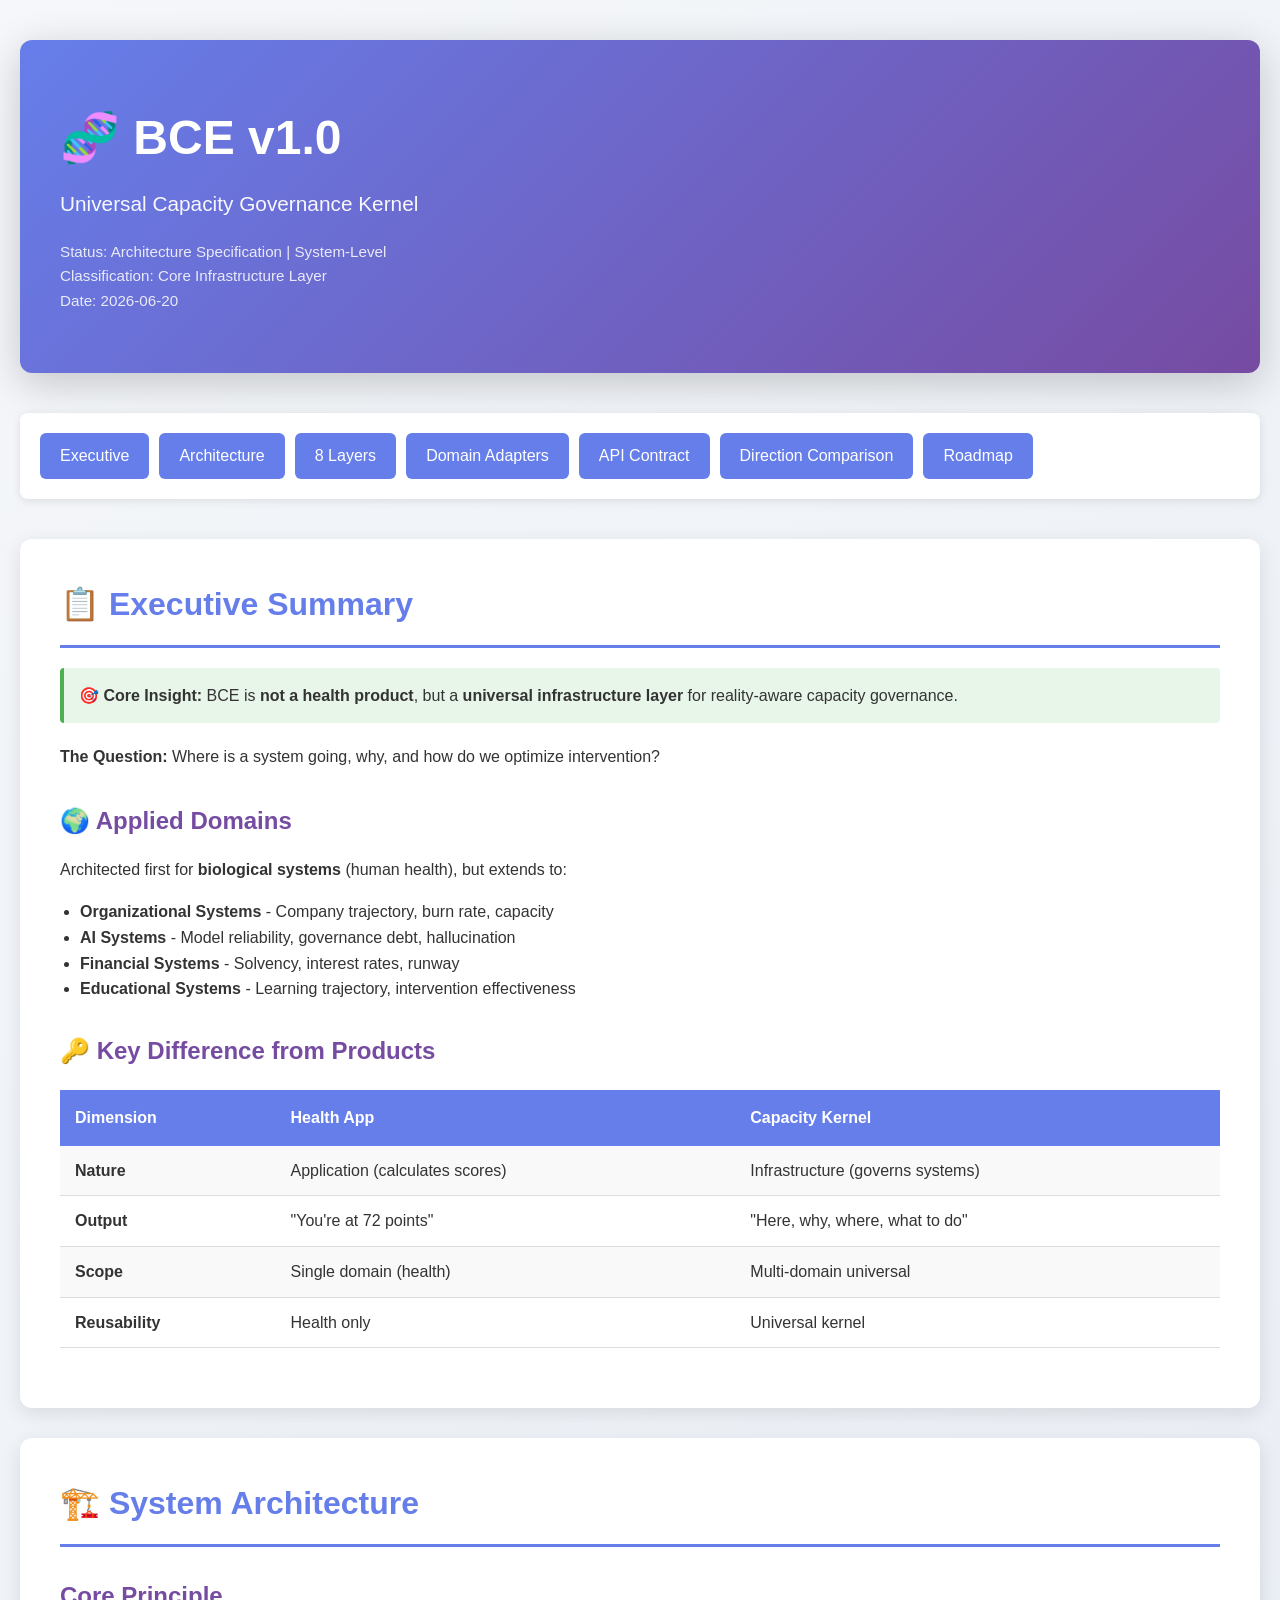
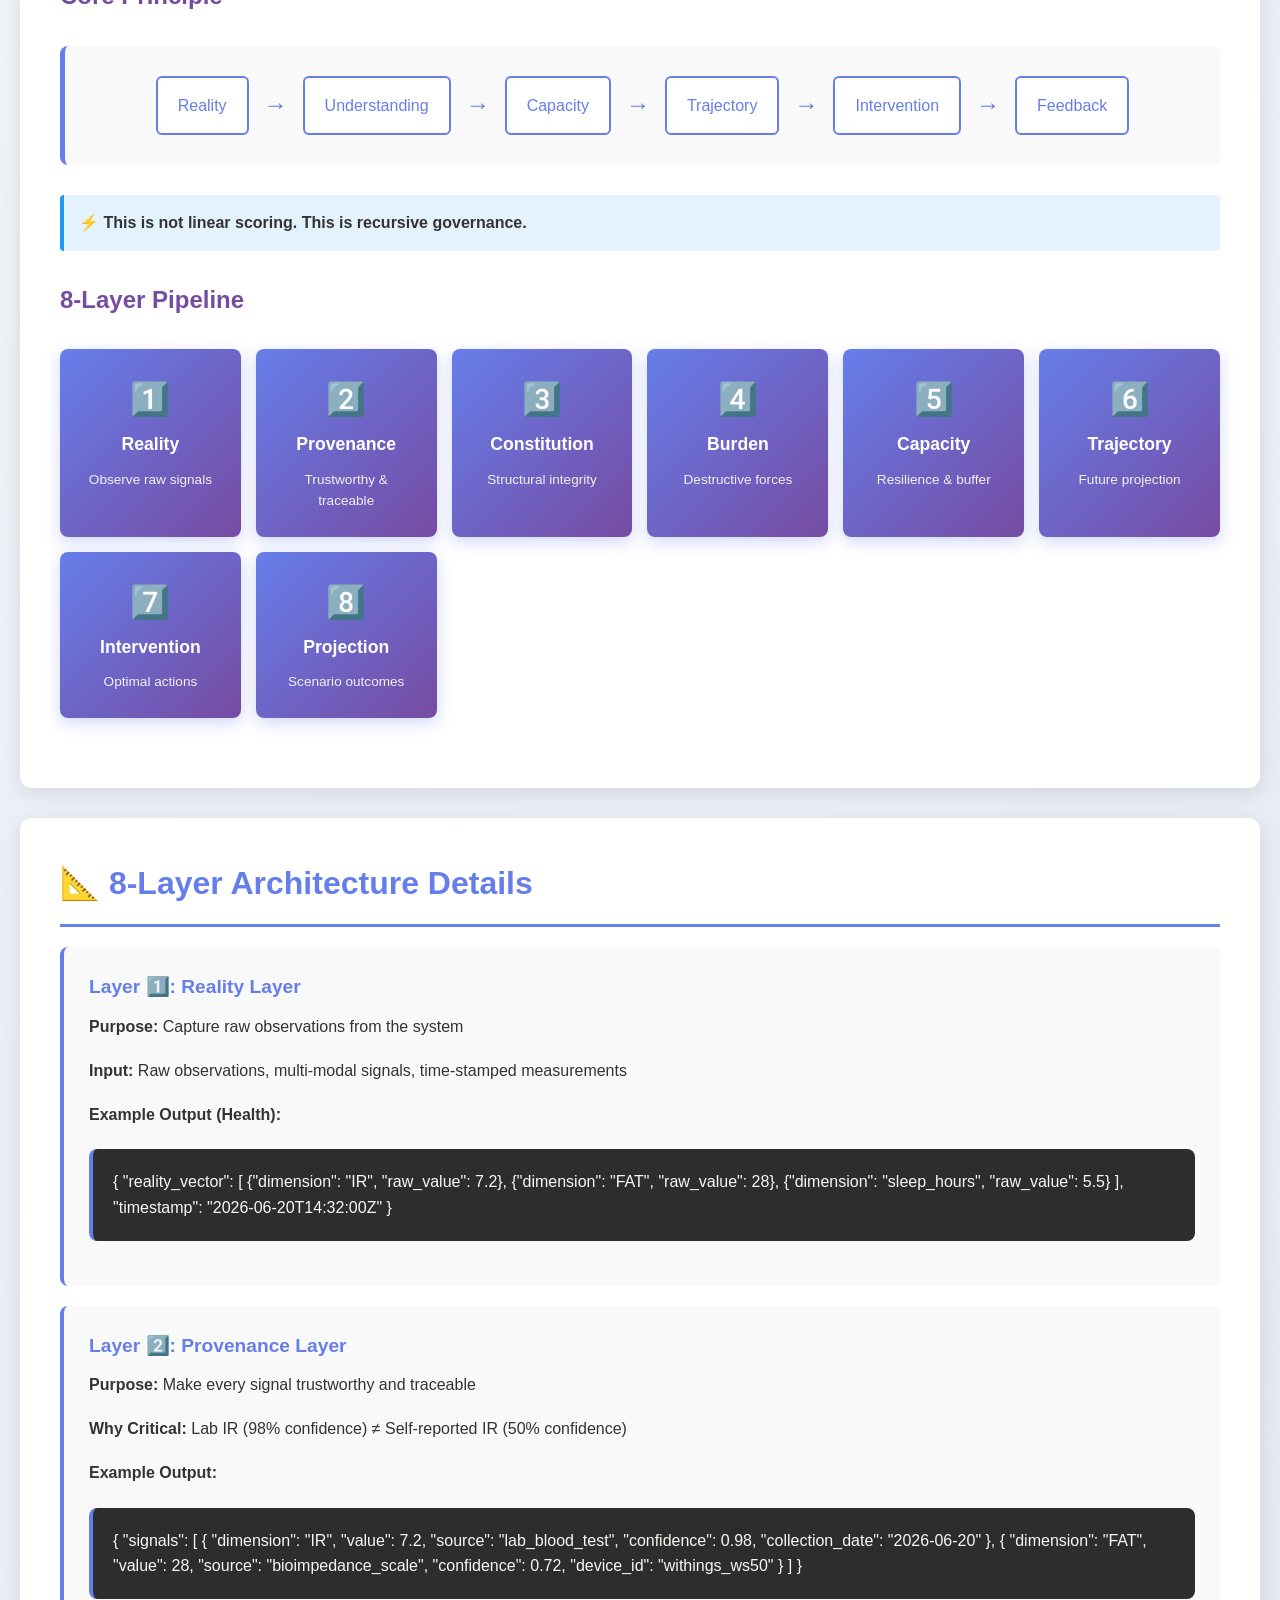
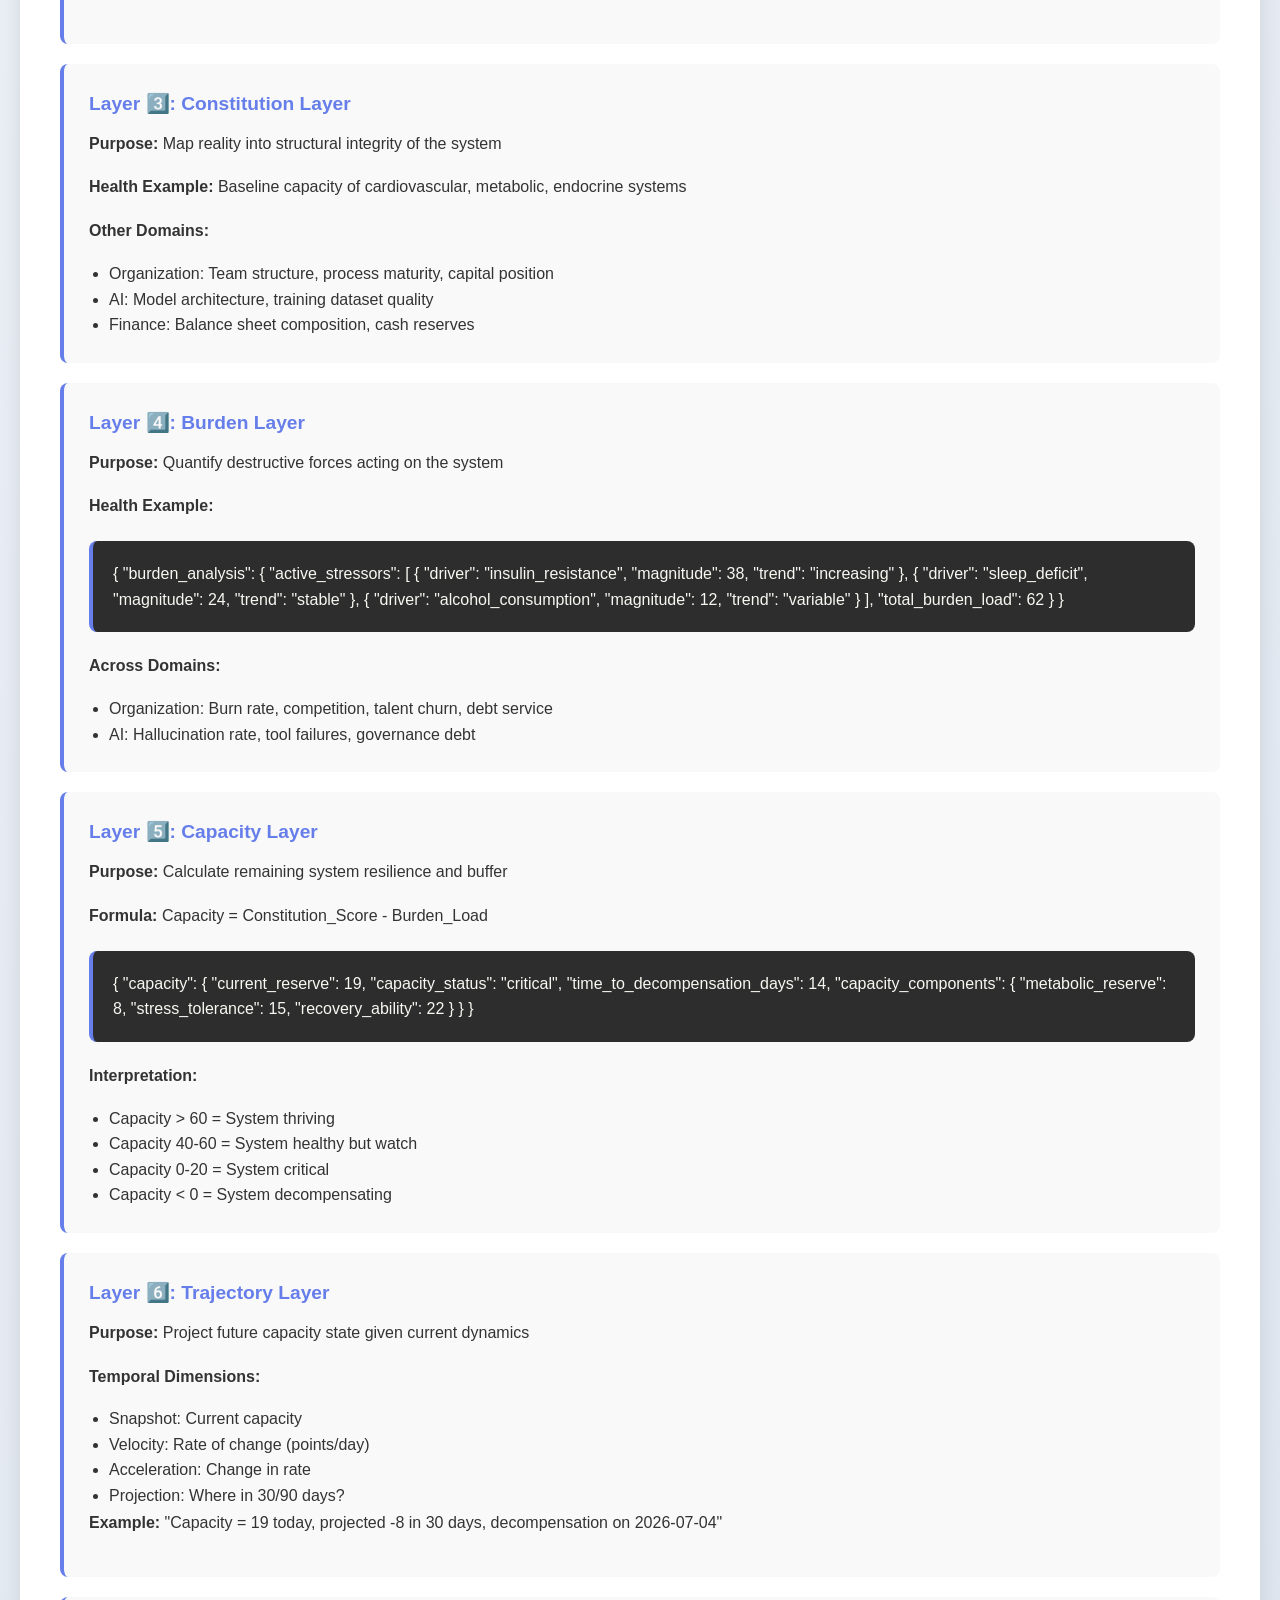
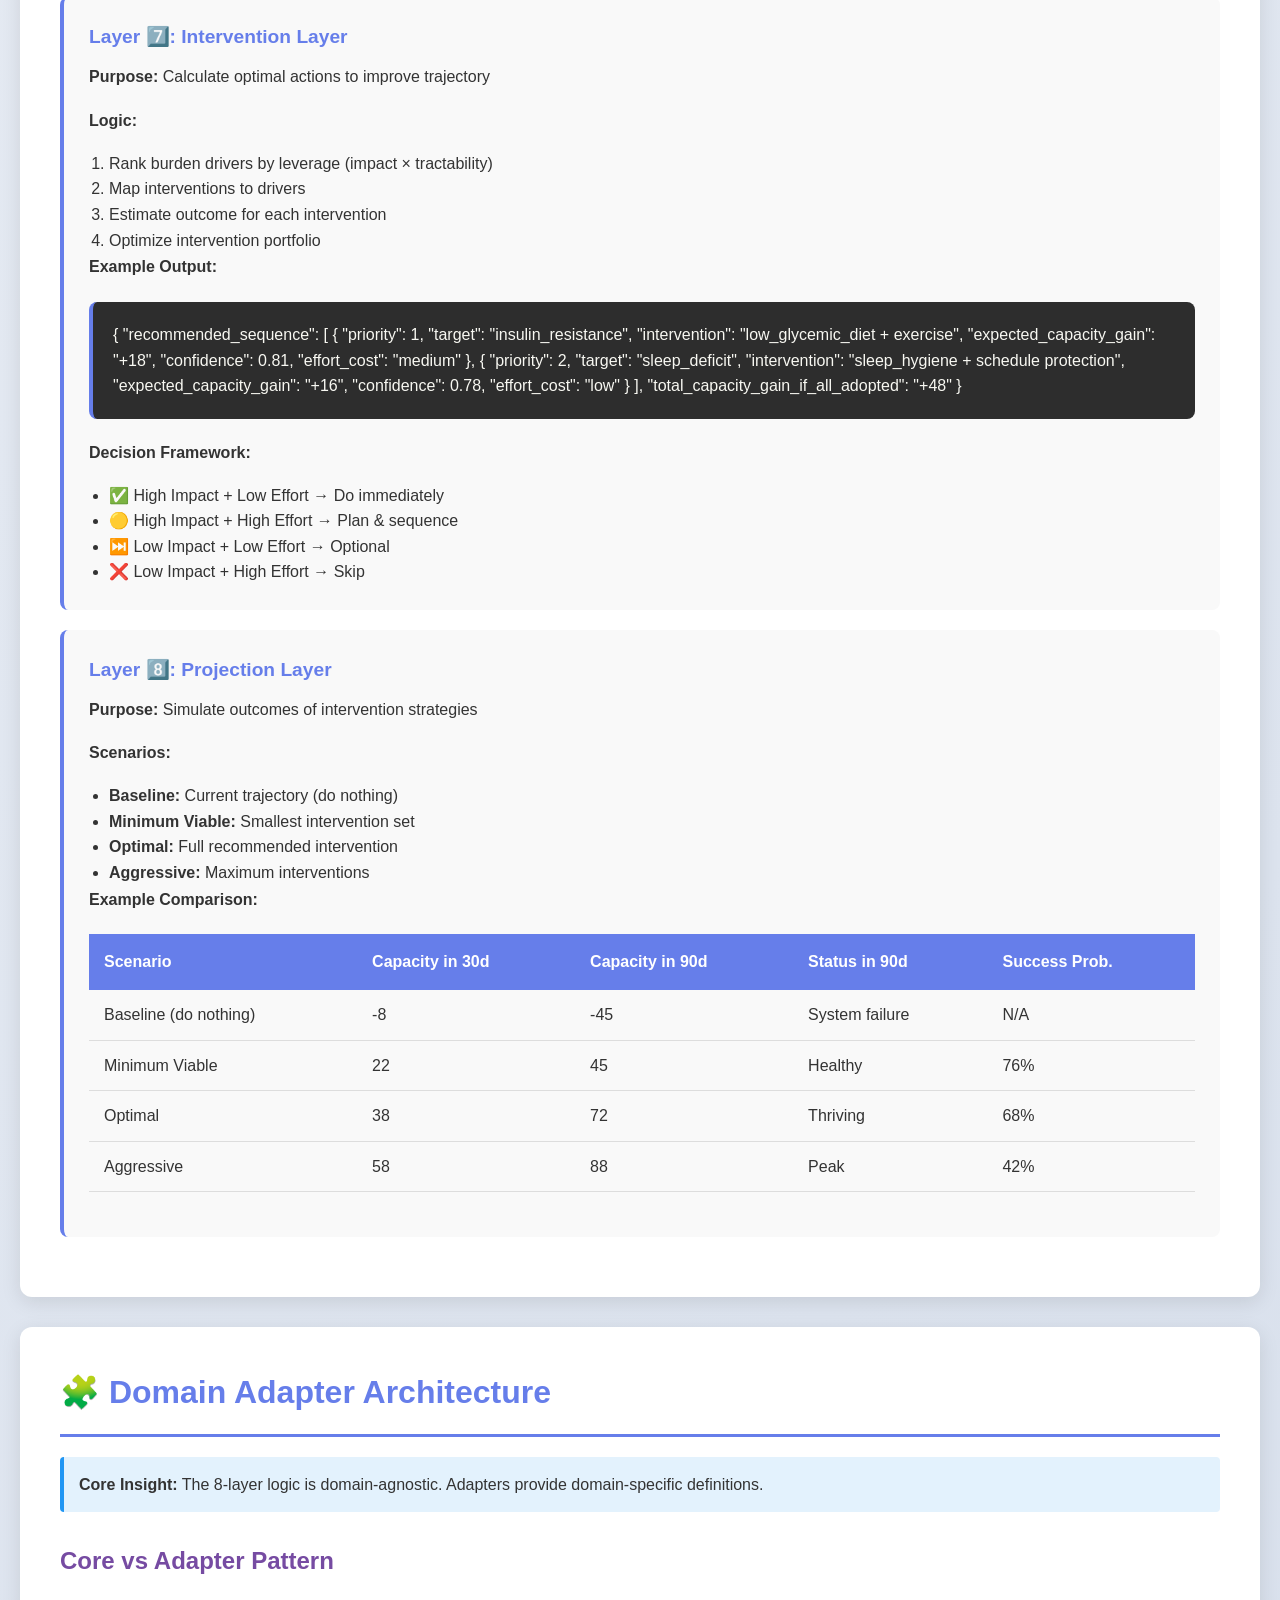
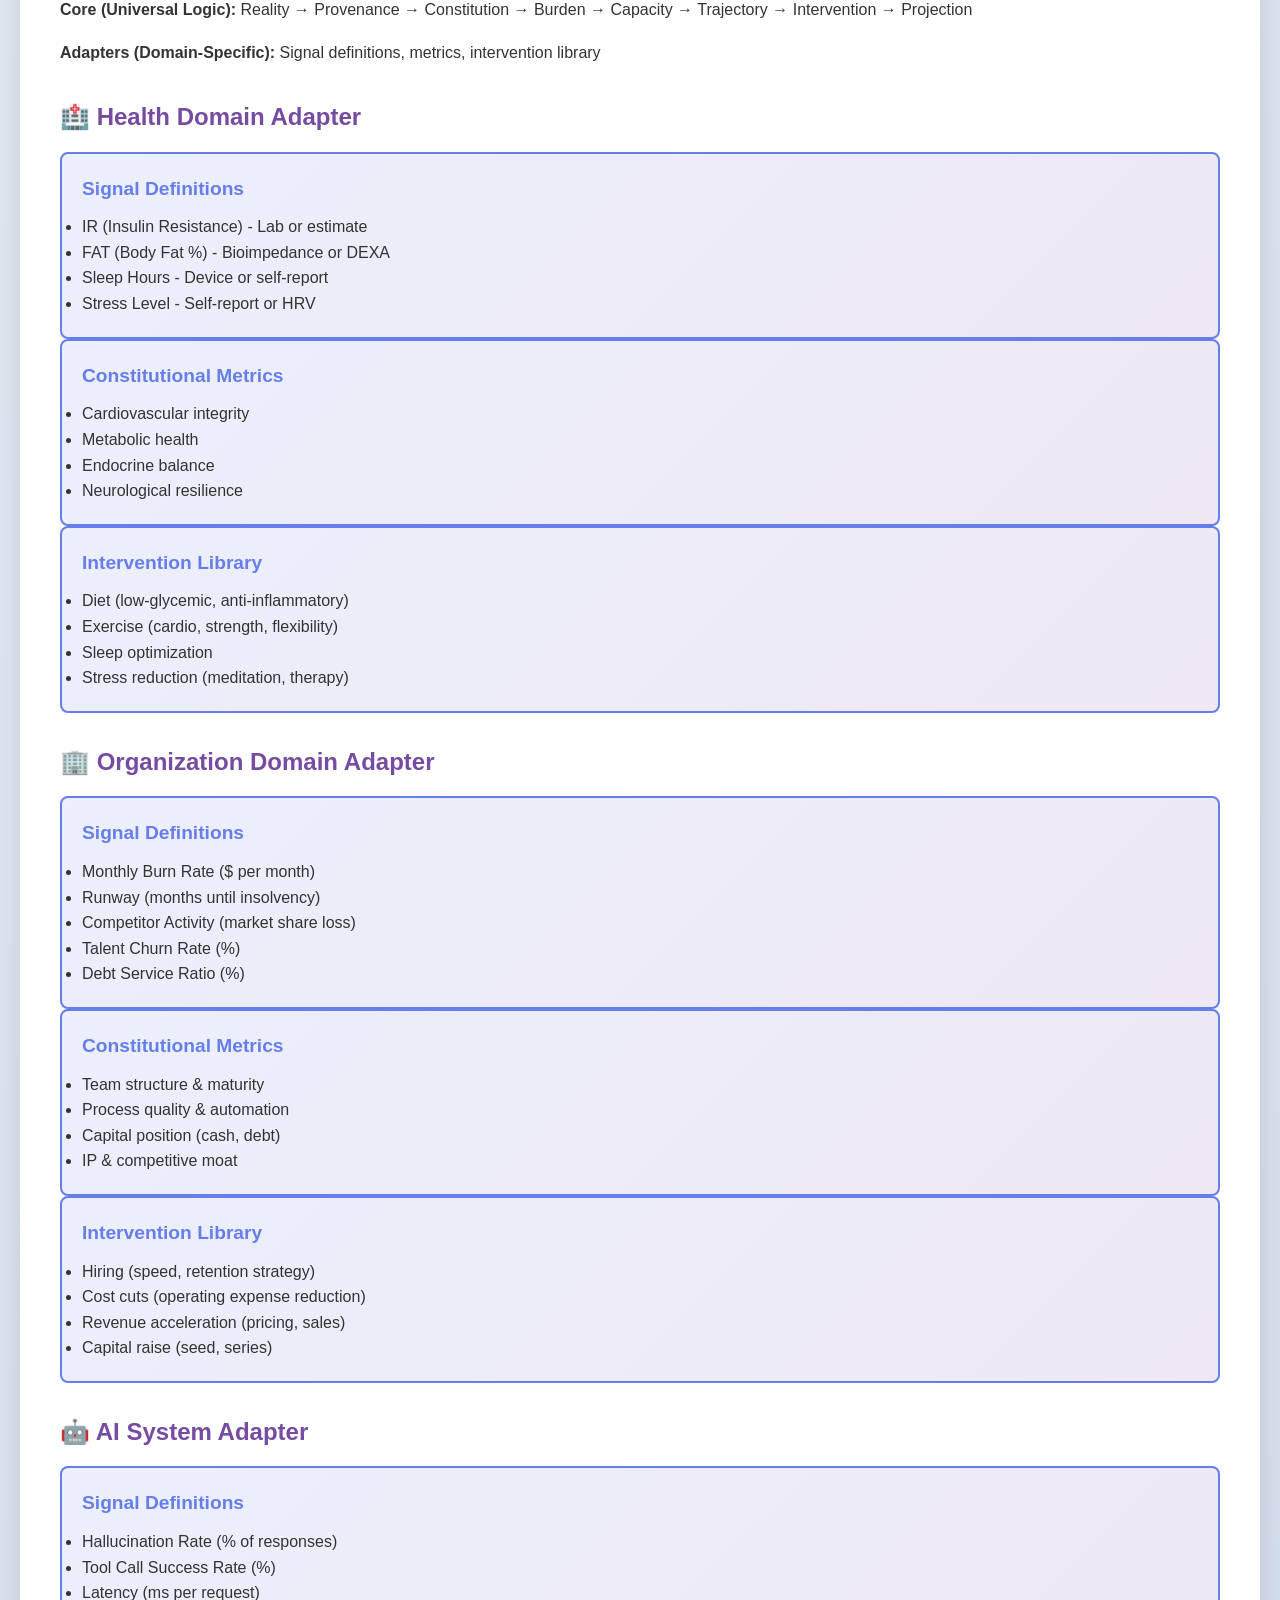
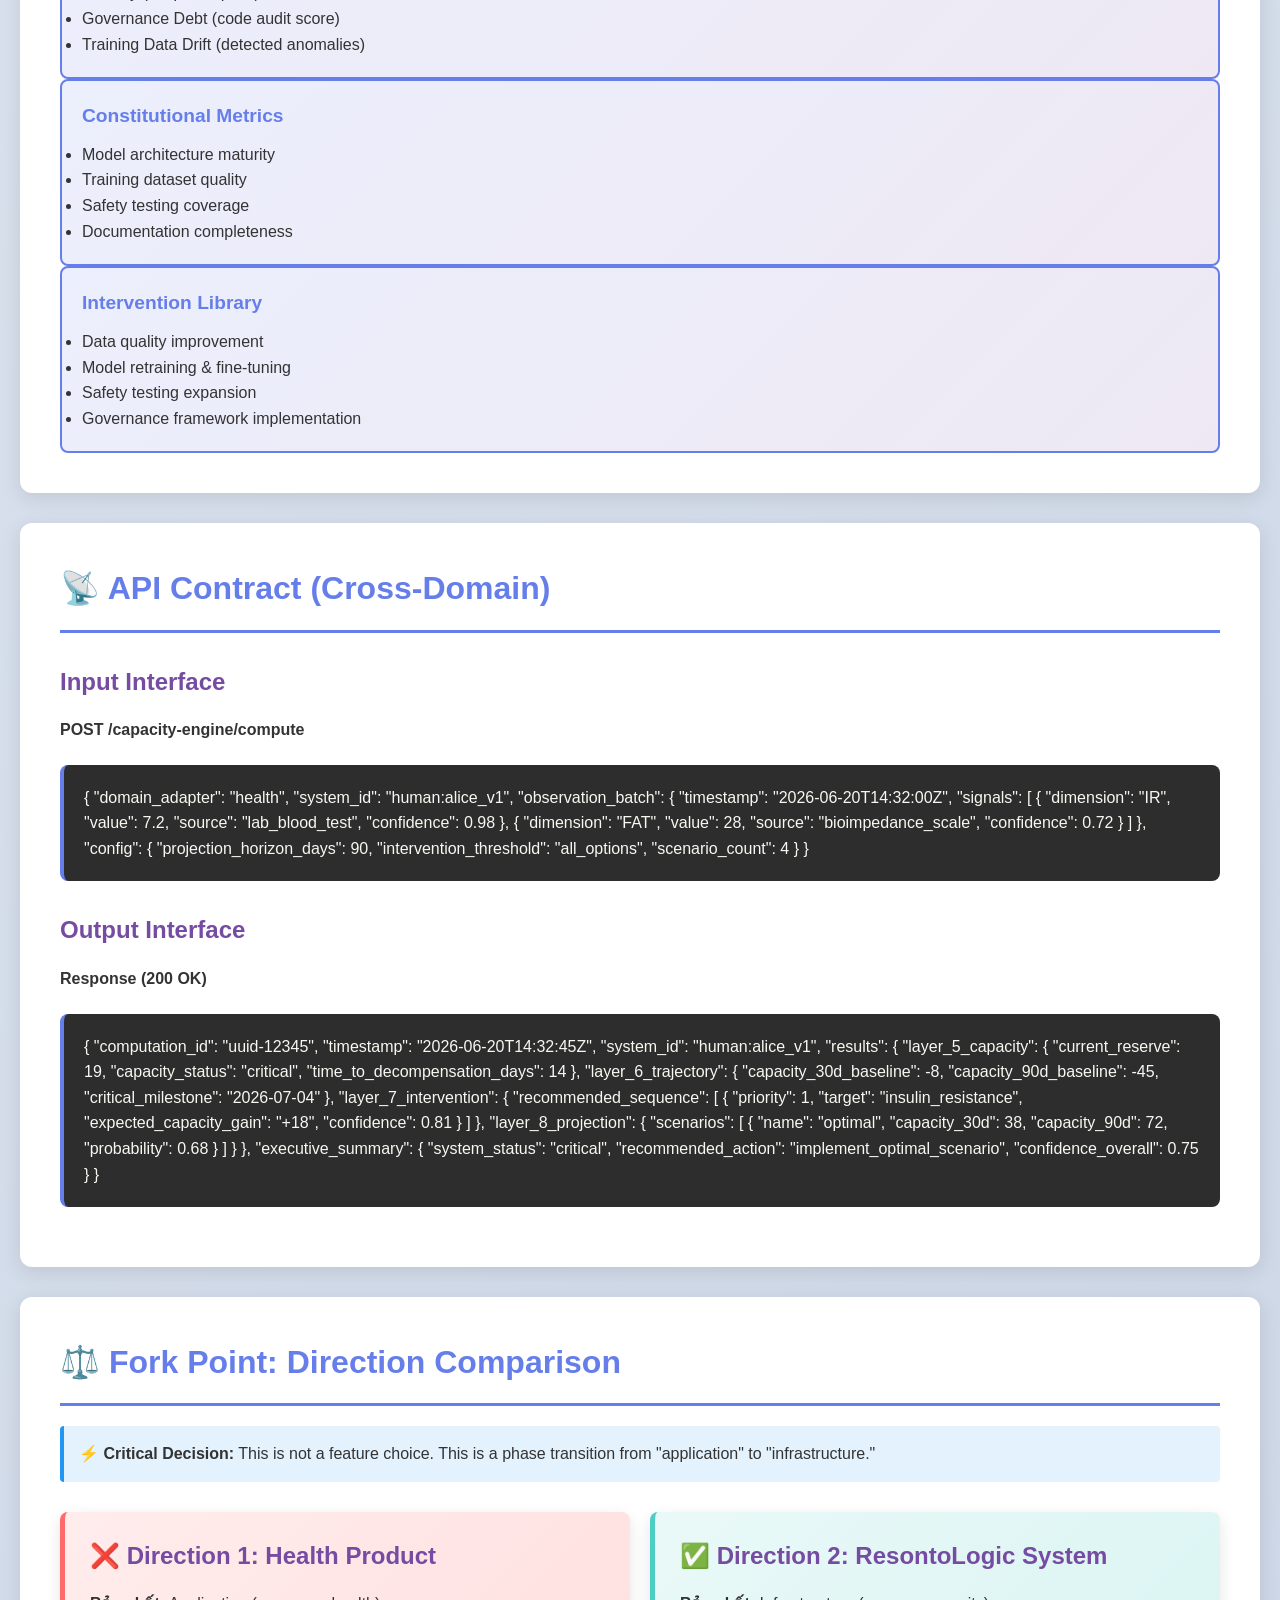
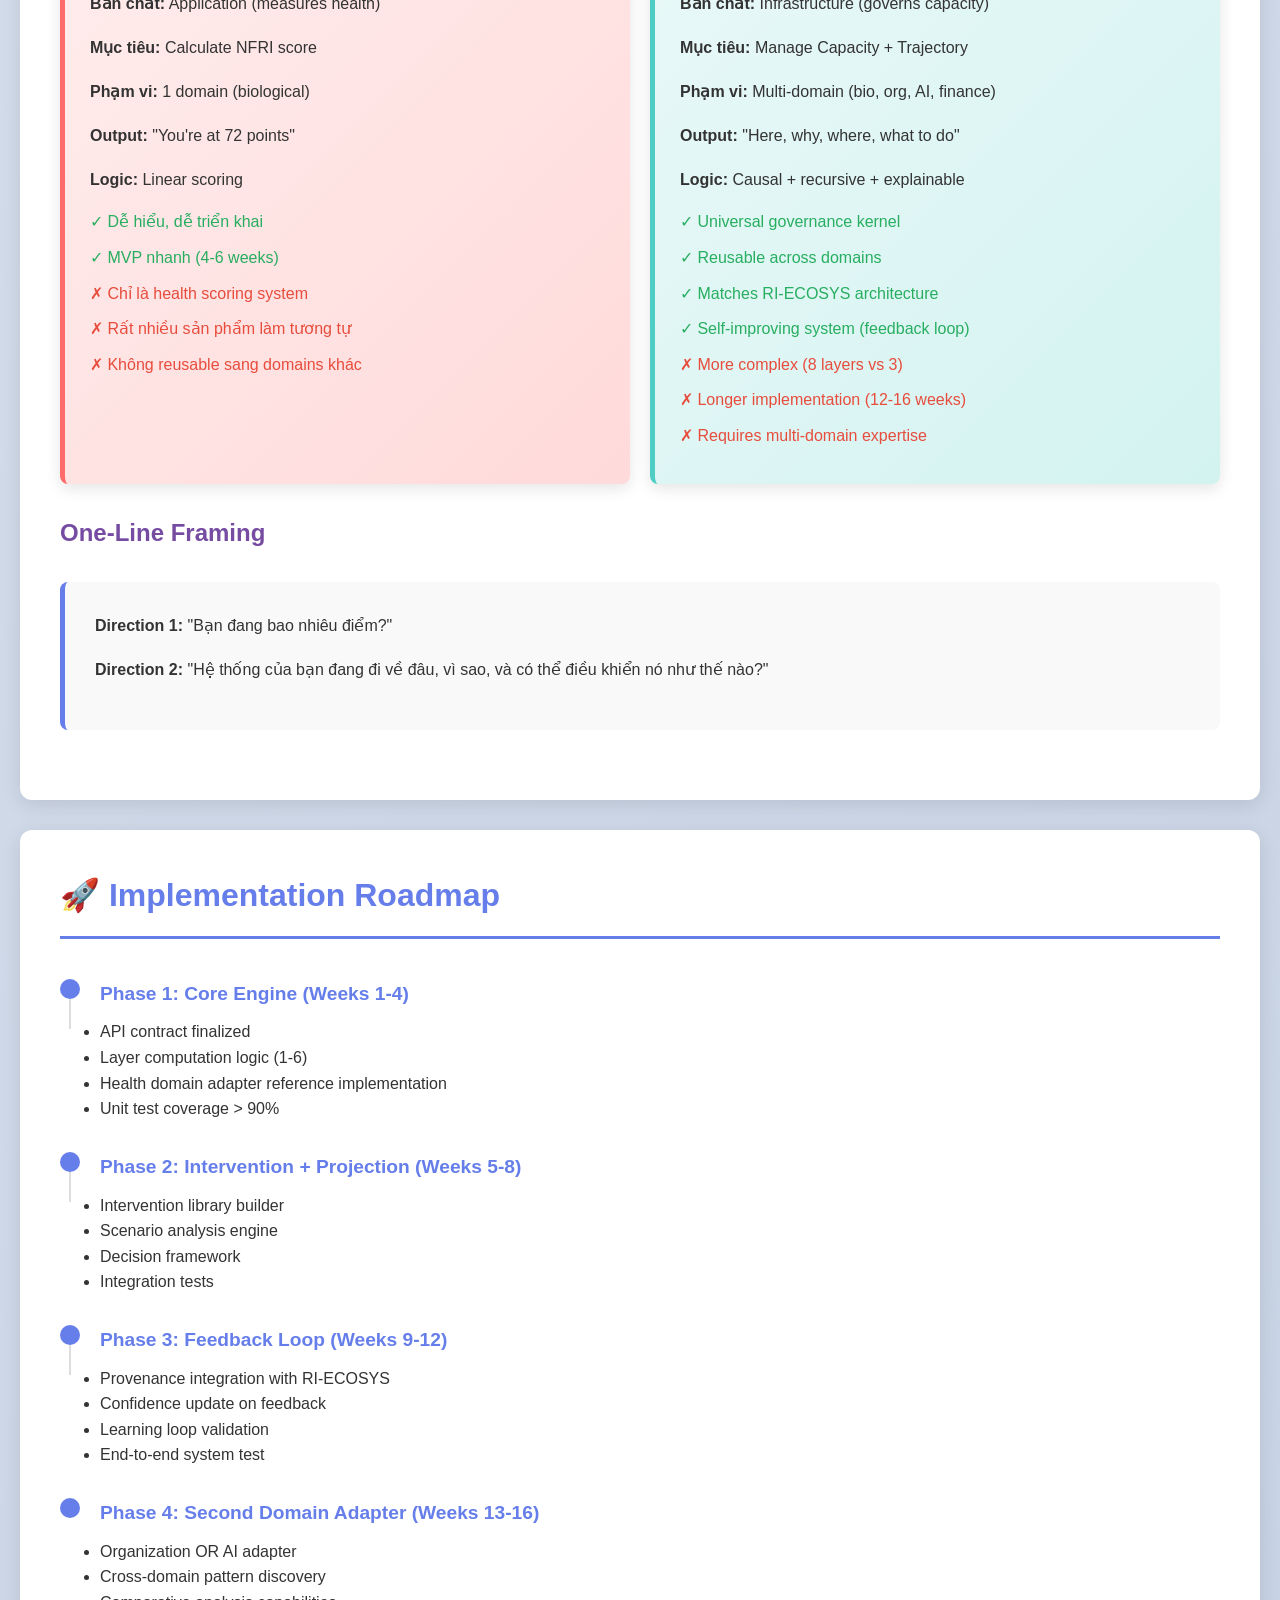
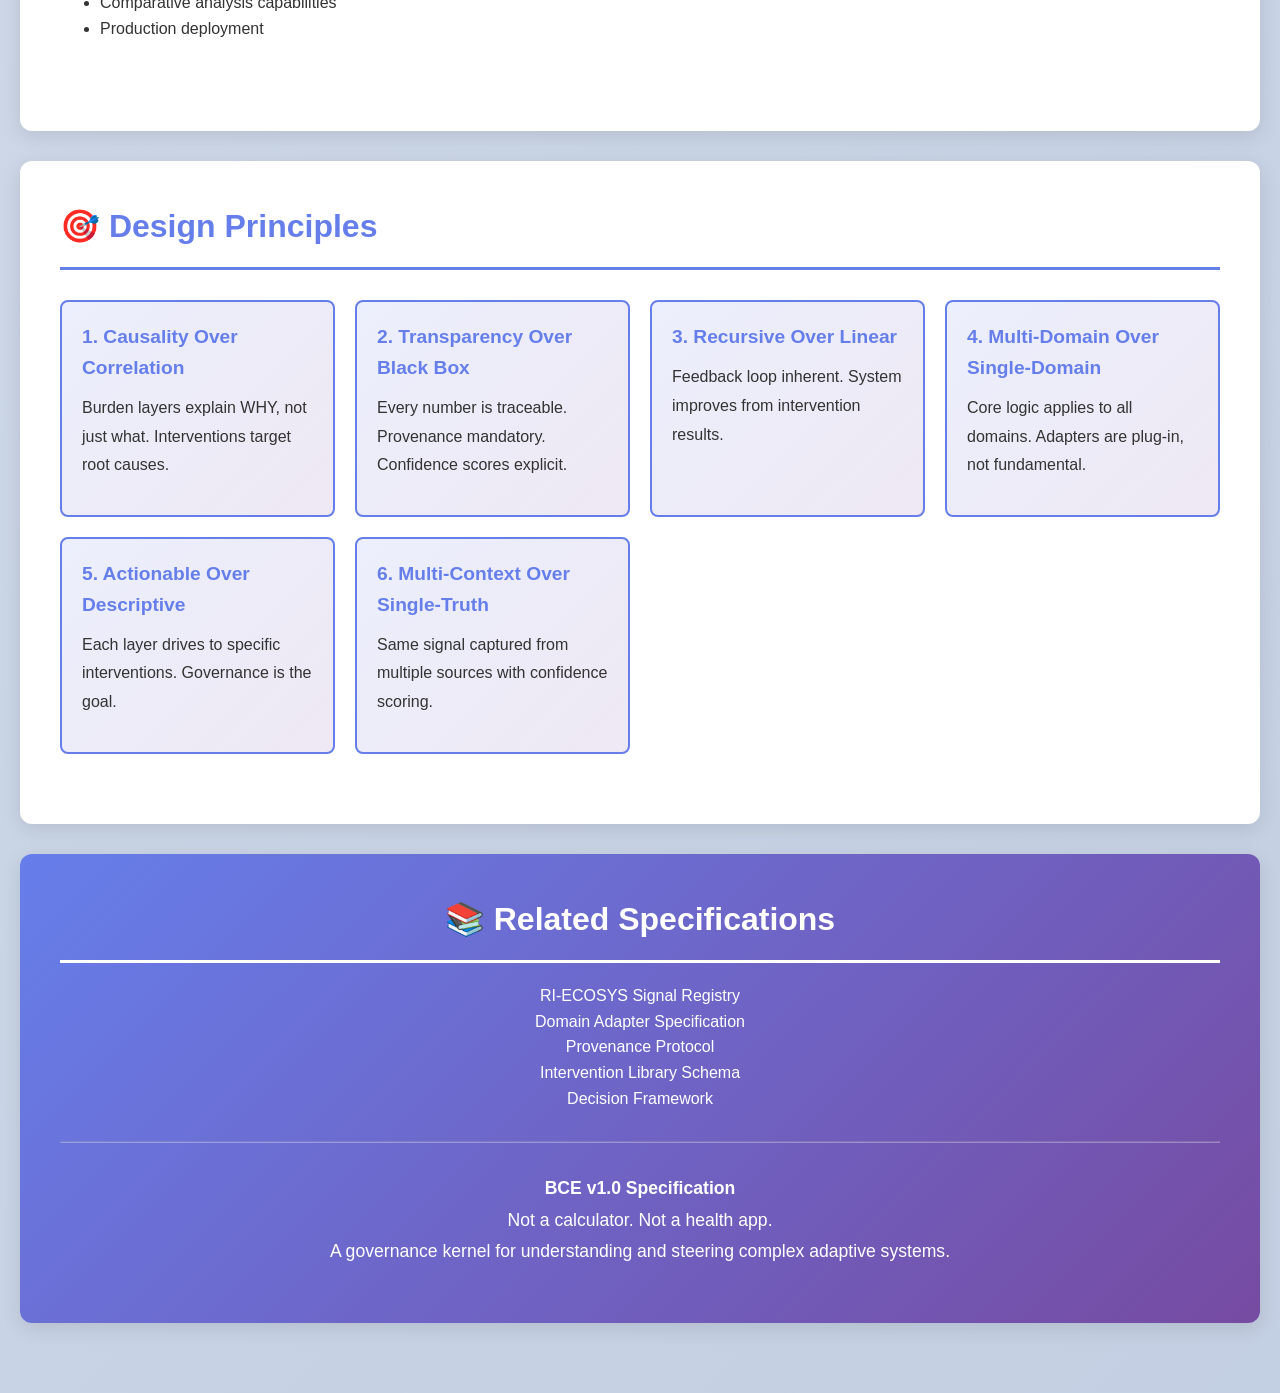
<file: bce-v1.0-spec.html>
<!DOCTYPE html>
<html lang="en">
<head>
    <meta charset="UTF-8">
    <meta name="viewport" content="width=device-width, initial-scale=1.0">
    <title>BCE v1.0 - Universal Capacity Governance Kernel</title>
    <style>
        * {
            margin: 0;
            padding: 0;
            box-sizing: border-box;
        }

        body {
            font-family: 'Segoe UI', Tahoma, Geneva, Verdana, sans-serif;
            line-height: 1.6;
            color: #333;
            background: linear-gradient(135deg, #f5f7fa 0%, #c3cfe2 100%);
            min-height: 100vh;
        }

        .container {
            max-width: 1400px;
            margin: 0 auto;
            padding: 40px 20px;
        }

        /* Header */
        header {
            background: linear-gradient(135deg, #667eea 0%, #764ba2 100%);
            color: white;
            padding: 60px 40px;
            border-radius: 12px;
            margin-bottom: 40px;
            box-shadow: 0 10px 40px rgba(0, 0, 0, 0.2);
        }

        header h1 {
            font-size: 3em;
            margin-bottom: 10px;
            font-weight: 700;
        }

        header .tagline {
            font-size: 1.3em;
            opacity: 0.95;
            font-weight: 300;
        }

        header .meta {
            margin-top: 20px;
            opacity: 0.85;
            font-size: 0.95em;
        }

        /* Navigation */
        nav {
            position: sticky;
            top: 0;
            background: white;
            padding: 20px;
            border-radius: 8px;
            margin-bottom: 40px;
            box-shadow: 0 2px 10px rgba(0, 0, 0, 0.1);
            z-index: 100;
        }

        nav ul {
            list-style: none;
            display: flex;
            flex-wrap: wrap;
            gap: 10px;
        }

        nav a {
            display: inline-block;
            padding: 10px 20px;
            background: #667eea;
            color: white;
            text-decoration: none;
            border-radius: 6px;
            transition: all 0.3s;
            font-weight: 500;
        }

        nav a:hover {
            background: #764ba2;
            transform: translateY(-2px);
            box-shadow: 0 5px 15px rgba(102, 126, 234, 0.4);
        }

        /* Section */
        .section {
            background: white;
            padding: 40px;
            margin-bottom: 30px;
            border-radius: 12px;
            box-shadow: 0 5px 20px rgba(0, 0, 0, 0.1);
        }

        .section h2 {
            color: #667eea;
            font-size: 2em;
            margin-bottom: 20px;
            padding-bottom: 15px;
            border-bottom: 3px solid #667eea;
        }

        .section h3 {
            color: #764ba2;
            font-size: 1.5em;
            margin-top: 30px;
            margin-bottom: 15px;
        }

        .section h4 {
            color: #555;
            font-size: 1.2em;
            margin-top: 20px;
            margin-bottom: 10px;
        }

        .section p {
            margin-bottom: 15px;
            line-height: 1.8;
        }

        /* Architecture Diagram */
        .architecture {
            display: grid;
            grid-template-columns: repeat(auto-fit, minmax(180px, 1fr));
            gap: 15px;
            margin: 30px 0;
        }

        .layer {
            background: linear-gradient(135deg, #667eea 0%, #764ba2 100%);
            color: white;
            padding: 25px;
            border-radius: 8px;
            text-align: center;
            font-weight: bold;
            position: relative;
            box-shadow: 0 5px 15px rgba(102, 126, 234, 0.3);
            transition: transform 0.3s;
        }

        .layer:hover {
            transform: translateY(-5px);
        }

        .layer .number {
            font-size: 2em;
            margin-bottom: 5px;
        }

        .layer .name {
            font-size: 1.1em;
        }

        .layer .description {
            font-size: 0.85em;
            opacity: 0.9;
            margin-top: 10px;
            font-weight: normal;
        }

        /* Pipeline Diagram */
        .pipeline {
            background: #f9f9f9;
            padding: 30px;
            border-radius: 8px;
            margin: 30px 0;
            border-left: 5px solid #667eea;
        }

        .pipeline-flow {
            display: flex;
            align-items: center;
            gap: 15px;
            flex-wrap: wrap;
            justify-content: center;
        }

        .flow-item {
            background: white;
            padding: 15px 20px;
            border-radius: 6px;
            border: 2px solid #667eea;
            font-weight: 500;
            color: #667eea;
        }

        .arrow {
            font-size: 1.5em;
            color: #667eea;
            font-weight: bold;
        }

        /* Layer Details */
        .layer-detail {
            background: #f9f9f9;
            padding: 25px;
            border-radius: 8px;
            margin: 20px 0;
            border-left: 4px solid #667eea;
        }

        .layer-detail h4 {
            color: #667eea;
            margin-top: 0;
        }

        /* Code Block */
        code, pre {
            background: #2d2d2d;
            color: #f8f8f2;
            padding: 2px 6px;
            border-radius: 4px;
            font-family: 'Courier New', monospace;
            font-size: 0.9em;
        }

        pre {
            padding: 15px;
            overflow-x: auto;
            margin: 15px 0;
            border-left: 4px solid #667eea;
        }

        /* Domain Comparison Table */
        table {
            width: 100%;
            border-collapse: collapse;
            margin: 20px 0;
        }

        table th {
            background: #667eea;
            color: white;
            padding: 15px;
            text-align: left;
            font-weight: 600;
        }

        table td {
            padding: 12px 15px;
            border-bottom: 1px solid #ddd;
        }

        table tr:nth-child(even) {
            background: #f9f9f9;
        }

        table tr:hover {
            background: #eef0f7;
        }

        /* Feature Boxes */
        .features {
            display: grid;
            grid-template-columns: repeat(auto-fit, minmax(250px, 1fr));
            gap: 20px;
            margin: 30px 0;
        }

        .feature-box {
            background: linear-gradient(135deg, #667eea20 0%, #764ba220 100%);
            border: 2px solid #667eea;
            padding: 20px;
            border-radius: 8px;
            transition: all 0.3s;
        }

        .feature-box:hover {
            transform: translateY(-5px);
            box-shadow: 0 10px 25px rgba(102, 126, 234, 0.2);
        }

        .feature-box h4 {
            color: #667eea;
            margin-top: 0;
        }

        /* Checkmarks */
        .checkmark {
            color: #27ae60;
            font-weight: bold;
        }

        .cross {
            color: #e74c3c;
            font-weight: bold;
        }

        /* Comparison Cards */
        .comparison {
            display: grid;
            grid-template-columns: 1fr 1fr;
            gap: 20px;
            margin: 30px 0;
        }

        .comparison-card {
            padding: 25px;
            border-radius: 8px;
            box-shadow: 0 5px 15px rgba(0, 0, 0, 0.1);
        }

        .comparison-card.direction1 {
            background: linear-gradient(135deg, #ff6b6b20 0%, #ff6b6b40 100%);
            border-left: 5px solid #ff6b6b;
        }

        .comparison-card.direction2 {
            background: linear-gradient(135deg, #4ecdc420 0%, #4ecdc440 100%);
            border-left: 5px solid #4ecdc4;
        }

        .comparison-card h3 {
            margin-top: 0;
        }

        .comparison-card .pro {
            color: #27ae60;
            margin: 10px 0;
        }

        .comparison-card .con {
            color: #e74c3c;
            margin: 10px 0;
        }

        /* API Schema */
        .api-schema {
            background: #2d2d2d;
            color: #f8f8f2;
            padding: 20px;
            border-radius: 8px;
            margin: 20px 0;
            overflow-x: auto;
            border-left: 4px solid #667eea;
        }

        .json-key {
            color: #66d9ef;
        }

        .json-string {
            color: #e6db74;
        }

        .json-number {
            color: #ae81ff;
        }

        /* Timeline */
        .timeline {
            position: relative;
            padding: 20px 0;
        }

        .timeline-item {
            margin-bottom: 30px;
            padding-left: 40px;
            position: relative;
        }

        .timeline-item::before {
            content: '';
            position: absolute;
            left: 0;
            top: 0;
            width: 20px;
            height: 20px;
            background: #667eea;
            border-radius: 50%;
        }

        .timeline-item::after {
            content: '';
            position: absolute;
            left: 9px;
            top: 20px;
            width: 2px;
            height: 30px;
            background: #ddd;
        }

        .timeline-item:last-child::after {
            display: none;
        }

        .timeline-item h4 {
            margin-top: 0;
            color: #667eea;
        }

        /* Responsive */
        @media (max-width: 768px) {
            header h1 {
                font-size: 2em;
            }

            .comparison {
                grid-template-columns: 1fr;
            }

            nav ul {
                justify-content: center;
            }

            .pipeline-flow {
                flex-direction: column;
            }

            .arrow {
                transform: rotate(90deg);
            }
        }

        /* Floating Button */
        .scroll-top {
            position: fixed;
            bottom: 30px;
            right: 30px;
            background: #667eea;
            color: white;
            width: 50px;
            height: 50px;
            border-radius: 50%;
            display: flex;
            align-items: center;
            justify-content: center;
            cursor: pointer;
            box-shadow: 0 5px 15px rgba(102, 126, 234, 0.4);
            z-index: 50;
            transition: all 0.3s;
        }

        .scroll-top:hover {
            transform: translateY(-5px);
            box-shadow: 0 10px 25px rgba(102, 126, 234, 0.6);
        }

        .scroll-top.hidden {
            display: none;
        }

        /* Tabs */
        .tabs {
            display: flex;
            gap: 10px;
            margin: 20px 0;
            border-bottom: 2px solid #ddd;
        }

        .tab-button {
            padding: 12px 20px;
            background: none;
            border: none;
            cursor: pointer;
            font-size: 1em;
            font-weight: 500;
            color: #999;
            border-bottom: 3px solid transparent;
            transition: all 0.3s;
        }

        .tab-button.active {
            color: #667eea;
            border-bottom-color: #667eea;
        }

        .tab-content {
            display: none;
        }

        .tab-content.active {
            display: block;
        }

        /* Info Box */
        .info-box {
            background: #e3f2fd;
            border-left: 4px solid #2196f3;
            padding: 15px;
            border-radius: 4px;
            margin: 20px 0;
        }

        .success-box {
            background: #e8f5e9;
            border-left: 4px solid #4caf50;
            padding: 15px;
            border-radius: 4px;
            margin: 20px 0;
        }

        .warning-box {
            background: #fff3e0;
            border-left: 4px solid #ff9800;
            padding: 15px;
            border-radius: 4px;
            margin: 20px 0;
        }
    </style>
</head>
<body>
    <div class="container">
        <!-- Header -->
        <header>
            <h1>🧬 BCE v1.0</h1>
            <p class="tagline">Universal Capacity Governance Kernel</p>
            <div class="meta">
                <p>Status: Architecture Specification | System-Level</p>
                <p>Classification: Core Infrastructure Layer</p>
                <p>Date: 2026-06-20</p>
            </div>
        </header>

        <!-- Navigation -->
        <nav>
            <ul>
                <li><a href="#executive">Executive</a></li>
                <li><a href="#architecture">Architecture</a></li>
                <li><a href="#layers">8 Layers</a></li>
                <li><a href="#adapters">Domain Adapters</a></li>
                <li><a href="#api">API Contract</a></li>
                <li><a href="#comparison">Direction Comparison</a></li>
                <li><a href="#roadmap">Roadmap</a></li>
            </ul>
        </nav>

        <!-- Executive Summary -->
        <div class="section" id="executive">
            <h2>📋 Executive Summary</h2>

            <div class="success-box">
                <strong>🎯 Core Insight:</strong> BCE is <strong>not a health product</strong>, but a <strong>universal infrastructure layer</strong> for reality-aware capacity governance.
            </div>

            <p>
                <strong>The Question:</strong> Where is a system going, why, and how do we optimize intervention?
            </p>

            <h3>🌍 Applied Domains</h3>
            <p>Architected first for <strong>biological systems</strong> (human health), but extends to:</p>
            <ul style="margin-left: 20px; margin-bottom: 20px;">
                <li><strong>Organizational Systems</strong> - Company trajectory, burn rate, capacity</li>
                <li><strong>AI Systems</strong> - Model reliability, governance debt, hallucination</li>
                <li><strong>Financial Systems</strong> - Solvency, interest rates, runway</li>
                <li><strong>Educational Systems</strong> - Learning trajectory, intervention effectiveness</li>
            </ul>

            <h3>🔑 Key Difference from Products</h3>
            <table>
                <tr>
                    <th>Dimension</th>
                    <th>Health App</th>
                    <th>Capacity Kernel</th>
                </tr>
                <tr>
                    <td><strong>Nature</strong></td>
                    <td>Application (calculates scores)</td>
                    <td>Infrastructure (governs systems)</td>
                </tr>
                <tr>
                    <td><strong>Output</strong></td>
                    <td>"You're at 72 points"</td>
                    <td>"Here, why, where, what to do"</td>
                </tr>
                <tr>
                    <td><strong>Scope</strong></td>
                    <td>Single domain (health)</td>
                    <td>Multi-domain universal</td>
                </tr>
                <tr>
                    <td><strong>Reusability</strong></td>
                    <td>Health only</td>
                    <td>Universal kernel</td>
                </tr>
            </table>
        </div>

        <!-- Architecture -->
        <div class="section" id="architecture">
            <h2>🏗️ System Architecture</h2>

            <h3>Core Principle</h3>
            <div class="pipeline">
                <div class="pipeline-flow">
                    <div class="flow-item">Reality</div>
                    <div class="arrow">→</div>
                    <div class="flow-item">Understanding</div>
                    <div class="arrow">→</div>
                    <div class="flow-item">Capacity</div>
                    <div class="arrow">→</div>
                    <div class="flow-item">Trajectory</div>
                    <div class="arrow">→</div>
                    <div class="flow-item">Intervention</div>
                    <div class="arrow">→</div>
                    <div class="flow-item">Feedback</div>
                </div>
            </div>

            <div class="info-box">
                <strong>⚡ This is not linear scoring. This is recursive governance.</strong>
            </div>

            <h3>8-Layer Pipeline</h3>
            <div class="architecture">
                <div class="layer">
                    <div class="number">1️⃣</div>
                    <div class="name">Reality</div>
                    <div class="description">Observe raw signals</div>
                </div>
                <div class="layer">
                    <div class="number">2️⃣</div>
                    <div class="name">Provenance</div>
                    <div class="description">Trustworthy & traceable</div>
                </div>
                <div class="layer">
                    <div class="number">3️⃣</div>
                    <div class="name">Constitution</div>
                    <div class="description">Structural integrity</div>
                </div>
                <div class="layer">
                    <div class="number">4️⃣</div>
                    <div class="name">Burden</div>
                    <div class="description">Destructive forces</div>
                </div>
                <div class="layer">
                    <div class="number">5️⃣</div>
                    <div class="name">Capacity</div>
                    <div class="description">Resilience & buffer</div>
                </div>
                <div class="layer">
                    <div class="number">6️⃣</div>
                    <div class="name">Trajectory</div>
                    <div class="description">Future projection</div>
                </div>
                <div class="layer">
                    <div class="number">7️⃣</div>
                    <div class="name">Intervention</div>
                    <div class="description">Optimal actions</div>
                </div>
                <div class="layer">
                    <div class="number">8️⃣</div>
                    <div class="name">Projection</div>
                    <div class="description">Scenario outcomes</div>
                </div>
            </div>
        </div>

        <!-- 8 Layers Detail -->
        <div class="section" id="layers">
            <h2>📐 8-Layer Architecture Details</h2>

            <!-- Layer 1 -->
            <div class="layer-detail">
                <h4>Layer 1️⃣: Reality Layer</h4>
                <p><strong>Purpose:</strong> Capture raw observations from the system</p>
                <p><strong>Input:</strong> Raw observations, multi-modal signals, time-stamped measurements</p>
                <p><strong>Example Output (Health):</strong></p>
                <div class="api-schema">
{
  "reality_vector": [
    {"dimension": "IR", "raw_value": 7.2},
    {"dimension": "FAT", "raw_value": 28},
    {"dimension": "sleep_hours", "raw_value": 5.5}
  ],
  "timestamp": "2026-06-20T14:32:00Z"
}
                </div>
            </div>

            <!-- Layer 2 -->
            <div class="layer-detail">
                <h4>Layer 2️⃣: Provenance Layer</h4>
                <p><strong>Purpose:</strong> Make every signal trustworthy and traceable</p>
                <p><strong>Why Critical:</strong> Lab IR (98% confidence) ≠ Self-reported IR (50% confidence)</p>
                <p><strong>Example Output:</strong></p>
                <div class="api-schema">
{
  "signals": [
    {
      "dimension": "IR",
      "value": 7.2,
      "source": "lab_blood_test",
      "confidence": 0.98,
      "collection_date": "2026-06-20"
    },
    {
      "dimension": "FAT",
      "value": 28,
      "source": "bioimpedance_scale",
      "confidence": 0.72,
      "device_id": "withings_ws50"
    }
  ]
}
                </div>
            </div>

            <!-- Layer 3 -->
            <div class="layer-detail">
                <h4>Layer 3️⃣: Constitution Layer</h4>
                <p><strong>Purpose:</strong> Map reality into structural integrity of the system</p>
                <p><strong>Health Example:</strong> Baseline capacity of cardiovascular, metabolic, endocrine systems</p>
                <p><strong>Other Domains:</strong></p>
                <ul style="margin-left: 20px;">
                    <li>Organization: Team structure, process maturity, capital position</li>
                    <li>AI: Model architecture, training dataset quality</li>
                    <li>Finance: Balance sheet composition, cash reserves</li>
                </ul>
            </div>

            <!-- Layer 4 -->
            <div class="layer-detail">
                <h4>Layer 4️⃣: Burden Layer</h4>
                <p><strong>Purpose:</strong> Quantify destructive forces acting on the system</p>
                <p><strong>Health Example:</strong></p>
                <div class="api-schema">
{
  "burden_analysis": {
    "active_stressors": [
      {
        "driver": "insulin_resistance",
        "magnitude": 38,
        "trend": "increasing"
      },
      {
        "driver": "sleep_deficit",
        "magnitude": 24,
        "trend": "stable"
      },
      {
        "driver": "alcohol_consumption",
        "magnitude": 12,
        "trend": "variable"
      }
    ],
    "total_burden_load": 62
  }
}
                </div>
                <p><strong>Across Domains:</strong></p>
                <ul style="margin-left: 20px;">
                    <li>Organization: Burn rate, competition, talent churn, debt service</li>
                    <li>AI: Hallucination rate, tool failures, governance debt</li>
                </ul>
            </div>

            <!-- Layer 5 -->
            <div class="layer-detail">
                <h4>Layer 5️⃣: Capacity Layer</h4>
                <p><strong>Purpose:</strong> Calculate remaining system resilience and buffer</p>
                <p><strong>Formula:</strong> Capacity = Constitution_Score - Burden_Load</p>
                <div class="api-schema">
{
  "capacity": {
    "current_reserve": 19,
    "capacity_status": "critical",
    "time_to_decompensation_days": 14,
    "capacity_components": {
      "metabolic_reserve": 8,
      "stress_tolerance": 15,
      "recovery_ability": 22
    }
  }
}
                </div>
                <p><strong>Interpretation:</strong></p>
                <ul style="margin-left: 20px;">
                    <li>Capacity &gt; 60 = System thriving</li>
                    <li>Capacity 40-60 = System healthy but watch</li>
                    <li>Capacity 0-20 = System critical</li>
                    <li>Capacity &lt; 0 = System decompensating</li>
                </ul>
            </div>

            <!-- Layer 6 -->
            <div class="layer-detail">
                <h4>Layer 6️⃣: Trajectory Layer</h4>
                <p><strong>Purpose:</strong> Project future capacity state given current dynamics</p>
                <p><strong>Temporal Dimensions:</strong></p>
                <ul style="margin-left: 20px;">
                    <li>Snapshot: Current capacity</li>
                    <li>Velocity: Rate of change (points/day)</li>
                    <li>Acceleration: Change in rate</li>
                    <li>Projection: Where in 30/90 days?</li>
                </ul>
                <p><strong>Example:</strong> "Capacity = 19 today, projected -8 in 30 days, decompensation on 2026-07-04"</p>
            </div>

            <!-- Layer 7 -->
            <div class="layer-detail">
                <h4>Layer 7️⃣: Intervention Layer</h4>
                <p><strong>Purpose:</strong> Calculate optimal actions to improve trajectory</p>
                <p><strong>Logic:</strong></p>
                <ol style="margin-left: 20px;">
                    <li>Rank burden drivers by leverage (impact × tractability)</li>
                    <li>Map interventions to drivers</li>
                    <li>Estimate outcome for each intervention</li>
                    <li>Optimize intervention portfolio</li>
                </ol>
                <p><strong>Example Output:</strong></p>
                <div class="api-schema">
{
  "recommended_sequence": [
    {
      "priority": 1,
      "target": "insulin_resistance",
      "intervention": "low_glycemic_diet + exercise",
      "expected_capacity_gain": "+18",
      "confidence": 0.81,
      "effort_cost": "medium"
    },
    {
      "priority": 2,
      "target": "sleep_deficit",
      "intervention": "sleep_hygiene + schedule protection",
      "expected_capacity_gain": "+16",
      "confidence": 0.78,
      "effort_cost": "low"
    }
  ],
  "total_capacity_gain_if_all_adopted": "+48"
}
                </div>
                <p><strong>Decision Framework:</strong></p>
                <ul style="margin-left: 20px;">
                    <li>✅ High Impact + Low Effort → Do immediately</li>
                    <li>🟡 High Impact + High Effort → Plan & sequence</li>
                    <li>⏭️ Low Impact + Low Effort → Optional</li>
                    <li>❌ Low Impact + High Effort → Skip</li>
                </ul>
            </div>

            <!-- Layer 8 -->
            <div class="layer-detail">
                <h4>Layer 8️⃣: Projection Layer</h4>
                <p><strong>Purpose:</strong> Simulate outcomes of intervention strategies</p>
                <p><strong>Scenarios:</strong></p>
                <ul style="margin-left: 20px;">
                    <li><strong>Baseline:</strong> Current trajectory (do nothing)</li>
                    <li><strong>Minimum Viable:</strong> Smallest intervention set</li>
                    <li><strong>Optimal:</strong> Full recommended intervention</li>
                    <li><strong>Aggressive:</strong> Maximum interventions</li>
                </ul>
                <p><strong>Example Comparison:</strong></p>
                <table>
                    <tr>
                        <th>Scenario</th>
                        <th>Capacity in 30d</th>
                        <th>Capacity in 90d</th>
                        <th>Status in 90d</th>
                        <th>Success Prob.</th>
                    </tr>
                    <tr>
                        <td>Baseline (do nothing)</td>
                        <td>-8</td>
                        <td>-45</td>
                        <td>System failure</td>
                        <td>N/A</td>
                    </tr>
                    <tr>
                        <td>Minimum Viable</td>
                        <td>22</td>
                        <td>45</td>
                        <td>Healthy</td>
                        <td>76%</td>
                    </tr>
                    <tr>
                        <td>Optimal</td>
                        <td>38</td>
                        <td>72</td>
                        <td>Thriving</td>
                        <td>68%</td>
                    </tr>
                    <tr>
                        <td>Aggressive</td>
                        <td>58</td>
                        <td>88</td>
                        <td>Peak</td>
                        <td>42%</td>
                    </tr>
                </table>
            </div>
        </div>

        <!-- Domain Adapters -->
        <div class="section" id="adapters">
            <h2>🧩 Domain Adapter Architecture</h2>

            <div class="info-box">
                <strong>Core Insight:</strong> The 8-layer logic is domain-agnostic. Adapters provide domain-specific definitions.
            </div>

            <h3>Core vs Adapter Pattern</h3>
            <p><strong>Core (Universal Logic):</strong> Reality → Provenance → Constitution → Burden → Capacity → Trajectory → Intervention → Projection</p>
            <p><strong>Adapters (Domain-Specific):</strong> Signal definitions, metrics, intervention library</p>

            <h3>🏥 Health Domain Adapter</h3>
            <div class="feature-box">
                <h4>Signal Definitions</h4>
                <ul>
                    <li>IR (Insulin Resistance) - Lab or estimate</li>
                    <li>FAT (Body Fat %) - Bioimpedance or DEXA</li>
                    <li>Sleep Hours - Device or self-report</li>
                    <li>Stress Level - Self-report or HRV</li>
                </ul>
            </div>

            <div class="feature-box">
                <h4>Constitutional Metrics</h4>
                <ul>
                    <li>Cardiovascular integrity</li>
                    <li>Metabolic health</li>
                    <li>Endocrine balance</li>
                    <li>Neurological resilience</li>
                </ul>
            </div>

            <div class="feature-box">
                <h4>Intervention Library</h4>
                <ul>
                    <li>Diet (low-glycemic, anti-inflammatory)</li>
                    <li>Exercise (cardio, strength, flexibility)</li>
                    <li>Sleep optimization</li>
                    <li>Stress reduction (meditation, therapy)</li>
                </ul>
            </div>

            <h3>🏢 Organization Domain Adapter</h3>
            <div class="feature-box">
                <h4>Signal Definitions</h4>
                <ul>
                    <li>Monthly Burn Rate ($ per month)</li>
                    <li>Runway (months until insolvency)</li>
                    <li>Competitor Activity (market share loss)</li>
                    <li>Talent Churn Rate (%)</li>
                    <li>Debt Service Ratio (%)</li>
                </ul>
            </div>

            <div class="feature-box">
                <h4>Constitutional Metrics</h4>
                <ul>
                    <li>Team structure & maturity</li>
                    <li>Process quality & automation</li>
                    <li>Capital position (cash, debt)</li>
                    <li>IP & competitive moat</li>
                </ul>
            </div>

            <div class="feature-box">
                <h4>Intervention Library</h4>
                <ul>
                    <li>Hiring (speed, retention strategy)</li>
                    <li>Cost cuts (operating expense reduction)</li>
                    <li>Revenue acceleration (pricing, sales)</li>
                    <li>Capital raise (seed, series)</li>
                </ul>
            </div>

            <h3>🤖 AI System Adapter</h3>
            <div class="feature-box">
                <h4>Signal Definitions</h4>
                <ul>
                    <li>Hallucination Rate (% of responses)</li>
                    <li>Tool Call Success Rate (%)</li>
                    <li>Latency (ms per request)</li>
                    <li>Governance Debt (code audit score)</li>
                    <li>Training Data Drift (detected anomalies)</li>
                </ul>
            </div>

            <div class="feature-box">
                <h4>Constitutional Metrics</h4>
                <ul>
                    <li>Model architecture maturity</li>
                    <li>Training dataset quality</li>
                    <li>Safety testing coverage</li>
                    <li>Documentation completeness</li>
                </ul>
            </div>

            <div class="feature-box">
                <h4>Intervention Library</h4>
                <ul>
                    <li>Data quality improvement</li>
                    <li>Model retraining & fine-tuning</li>
                    <li>Safety testing expansion</li>
                    <li>Governance framework implementation</li>
                </ul>
            </div>
        </div>

        <!-- API Contract -->
        <div class="section" id="api">
            <h2>📡 API Contract (Cross-Domain)</h2>

            <h3>Input Interface</h3>
            <p><strong>POST /capacity-engine/compute</strong></p>
            <div class="api-schema">
{
  "domain_adapter": "health",
  "system_id": "human:alice_v1",
  "observation_batch": {
    "timestamp": "2026-06-20T14:32:00Z",
    "signals": [
      {
        "dimension": "IR",
        "value": 7.2,
        "source": "lab_blood_test",
        "confidence": 0.98
      },
      {
        "dimension": "FAT",
        "value": 28,
        "source": "bioimpedance_scale",
        "confidence": 0.72
      }
    ]
  },
  "config": {
    "projection_horizon_days": 90,
    "intervention_threshold": "all_options",
    "scenario_count": 4
  }
}
            </div>

            <h3>Output Interface</h3>
            <p><strong>Response (200 OK)</strong></p>
            <div class="api-schema">
{
  "computation_id": "uuid-12345",
  "timestamp": "2026-06-20T14:32:45Z",
  "system_id": "human:alice_v1",
  "results": {
    "layer_5_capacity": {
      "current_reserve": 19,
      "capacity_status": "critical",
      "time_to_decompensation_days": 14
    },
    "layer_6_trajectory": {
      "capacity_30d_baseline": -8,
      "capacity_90d_baseline": -45,
      "critical_milestone": "2026-07-04"
    },
    "layer_7_intervention": {
      "recommended_sequence": [
        {
          "priority": 1,
          "target": "insulin_resistance",
          "expected_capacity_gain": "+18",
          "confidence": 0.81
        }
      ]
    },
    "layer_8_projection": {
      "scenarios": [
        {
          "name": "optimal",
          "capacity_30d": 38,
          "capacity_90d": 72,
          "probability": 0.68
        }
      ]
    }
  },
  "executive_summary": {
    "system_status": "critical",
    "recommended_action": "implement_optimal_scenario",
    "confidence_overall": 0.75
  }
}
            </div>
        </div>

        <!-- Comparison -->
        <div class="section" id="comparison">
            <h2>⚖️ Fork Point: Direction Comparison</h2>

            <div class="info-box">
                <strong>⚡ Critical Decision:</strong> This is not a feature choice. This is a phase transition from "application" to "infrastructure."
            </div>

            <div class="comparison">
                <div class="comparison-card direction1">
                    <h3>❌ Direction 1: Health Product</h3>
                    <p><strong>Bản chất:</strong> Application (measures health)</p>
                    <p><strong>Mục tiêu:</strong> Calculate NFRI score</p>
                    <p><strong>Phạm vi:</strong> 1 domain (biological)</p>
                    <p><strong>Output:</strong> "You're at 72 points"</p>
                    <p><strong>Logic:</strong> Linear scoring</p>

                    <div class="pro">
                        ✓ Dễ hiểu, dễ triển khai
                    </div>
                    <div class="pro">
                        ✓ MVP nhanh (4-6 weeks)
                    </div>

                    <div class="con">
                        ✗ Chỉ là health scoring system
                    </div>
                    <div class="con">
                        ✗ Rất nhiều sản phẩm làm tương tự
                    </div>
                    <div class="con">
                        ✗ Không reusable sang domains khác
                    </div>
                </div>

                <div class="comparison-card direction2">
                    <h3>✅ Direction 2: ResontoLogic System</h3>
                    <p><strong>Bản chất:</strong> Infrastructure (governs capacity)</p>
                    <p><strong>Mục tiêu:</strong> Manage Capacity + Trajectory</p>
                    <p><strong>Phạm vi:</strong> Multi-domain (bio, org, AI, finance)</p>
                    <p><strong>Output:</strong> "Here, why, where, what to do"</p>
                    <p><strong>Logic:</strong> Causal + recursive + explainable</p>

                    <div class="pro">
                        ✓ Universal governance kernel
                    </div>
                    <div class="pro">
                        ✓ Reusable across domains
                    </div>
                    <div class="pro">
                        ✓ Matches RI-ECOSYS architecture
                    </div>
                    <div class="pro">
                        ✓ Self-improving system (feedback loop)
                    </div>

                    <div class="con">
                        ✗ More complex (8 layers vs 3)
                    </div>
                    <div class="con">
                        ✗ Longer implementation (12-16 weeks)
                    </div>
                    <div class="con">
                        ✗ Requires multi-domain expertise
                    </div>
                </div>
            </div>

            <h3>One-Line Framing</h3>
            <div class="pipeline">
                <p><strong>Direction 1:</strong> "Bạn đang bao nhiêu điểm?"</p>
                <p><strong>Direction 2:</strong> "Hệ thống của bạn đang đi về đâu, vì sao, và có thể điều khiển nó như thế nào?"</p>
            </div>
        </div>

        <!-- Roadmap -->
        <div class="section" id="roadmap">
            <h2>🚀 Implementation Roadmap</h2>

            <div class="timeline">
                <div class="timeline-item">
                    <h4>Phase 1: Core Engine (Weeks 1-4)</h4>
                    <ul>
                        <li>API contract finalized</li>
                        <li>Layer computation logic (1-6)</li>
                        <li>Health domain adapter reference implementation</li>
                        <li>Unit test coverage > 90%</li>
                    </ul>
                </div>

                <div class="timeline-item">
                    <h4>Phase 2: Intervention + Projection (Weeks 5-8)</h4>
                    <ul>
                        <li>Intervention library builder</li>
                        <li>Scenario analysis engine</li>
                        <li>Decision framework</li>
                        <li>Integration tests</li>
                    </ul>
                </div>

                <div class="timeline-item">
                    <h4>Phase 3: Feedback Loop (Weeks 9-12)</h4>
                    <ul>
                        <li>Provenance integration with RI-ECOSYS</li>
                        <li>Confidence update on feedback</li>
                        <li>Learning loop validation</li>
                        <li>End-to-end system test</li>
                    </ul>
                </div>

                <div class="timeline-item">
                    <h4>Phase 4: Second Domain Adapter (Weeks 13-16)</h4>
                    <ul>
                        <li>Organization OR AI adapter</li>
                        <li>Cross-domain pattern discovery</li>
                        <li>Comparative analysis capabilities</li>
                        <li>Production deployment</li>
                    </ul>
                </div>
            </div>
        </div>

        <!-- Design Principles -->
        <div class="section">
            <h2>🎯 Design Principles</h2>

            <div class="features">
                <div class="feature-box">
                    <h4>1. Causality Over Correlation</h4>
                    <p>Burden layers explain WHY, not just what. Interventions target root causes.</p>
                </div>

                <div class="feature-box">
                    <h4>2. Transparency Over Black Box</h4>
                    <p>Every number is traceable. Provenance mandatory. Confidence scores explicit.</p>
                </div>

                <div class="feature-box">
                    <h4>3. Recursive Over Linear</h4>
                    <p>Feedback loop inherent. System improves from intervention results.</p>
                </div>

                <div class="feature-box">
                    <h4>4. Multi-Domain Over Single-Domain</h4>
                    <p>Core logic applies to all domains. Adapters are plug-in, not fundamental.</p>
                </div>

                <div class="feature-box">
                    <h4>5. Actionable Over Descriptive</h4>
                    <p>Each layer drives to specific interventions. Governance is the goal.</p>
                </div>

                <div class="feature-box">
                    <h4>6. Multi-Context Over Single-Truth</h4>
                    <p>Same signal captured from multiple sources with confidence scoring.</p>
                </div>
            </div>
        </div>

        <!-- Footer -->
        <div class="section" style="background: linear-gradient(135deg, #667eea 0%, #764ba2 100%); color: white; text-align: center;">
            <h2 style="color: white; border-color: white;">📚 Related Specifications</h2>
            <ul style="margin-left: 0; list-style: none;">
                <li>RI-ECOSYS Signal Registry</li>
                <li>Domain Adapter Specification</li>
                <li>Provenance Protocol</li>
                <li>Intervention Library Schema</li>
                <li>Decision Framework</li>
            </ul>
            <hr style="border-color: rgba(255,255,255,0.3); margin: 30px 0;">
            <p style="font-size: 1.1em;">
                <strong>BCE v1.0 Specification</strong><br>
                Not a calculator. Not a health app.<br>
                A governance kernel for understanding and steering complex adaptive systems.
            </p>
        </div>
    </div>

    <!-- Scroll to Top Button -->
    <div class="scroll-top hidden" onclick="scrollToTop()">↑</div>

    <script>
        // Scroll to Top
        window.addEventListener('scroll', function() {
            const btn = document.querySelector('.scroll-top');
            if (window.pageYOffset > 300) {
                btn.classList.remove('hidden');
            } else {
                btn.classList.add('hidden');
            }
        });

        function scrollToTop() {
            window.scrollTo({ top: 0, behavior: 'smooth' });
        }

        // Smooth scroll for navigation
        document.querySelectorAll('nav a').forEach(anchor => {
            anchor.addEventListener('click', function(e) {
                e.preventDefault();
                const target = document.querySelector(this.getAttribute('href'));
                if (target) {
                    target.scrollIntoView({ behavior: 'smooth' });
                }
            });
        });

        // Tab functionality (if needed in future)
        function setupTabs() {
            document.querySelectorAll('.tab-button').forEach(button => {
                button.addEventListener('click', function() {
                    const tabName = this.getAttribute('data-tab');
                    const tabContent = document.querySelector(`.tab-content[data-tab="${tabName}"]`);

                    // Hide all tabs
                    document.querySelectorAll('.tab-content').forEach(tab => {
                        tab.classList.remove('active');
                    });

                    // Deactivate all buttons
                    document.querySelectorAll('.tab-button').forEach(btn => {
                        btn.classList.remove('active');
                    });

                    // Show selected tab
                    if (tabContent) {
                        tabContent.classList.add('active');
                    }
                    this.classList.add('active');
                });
            });
        }

        setupTabs();
    </script>
</body>
</html>
</file>
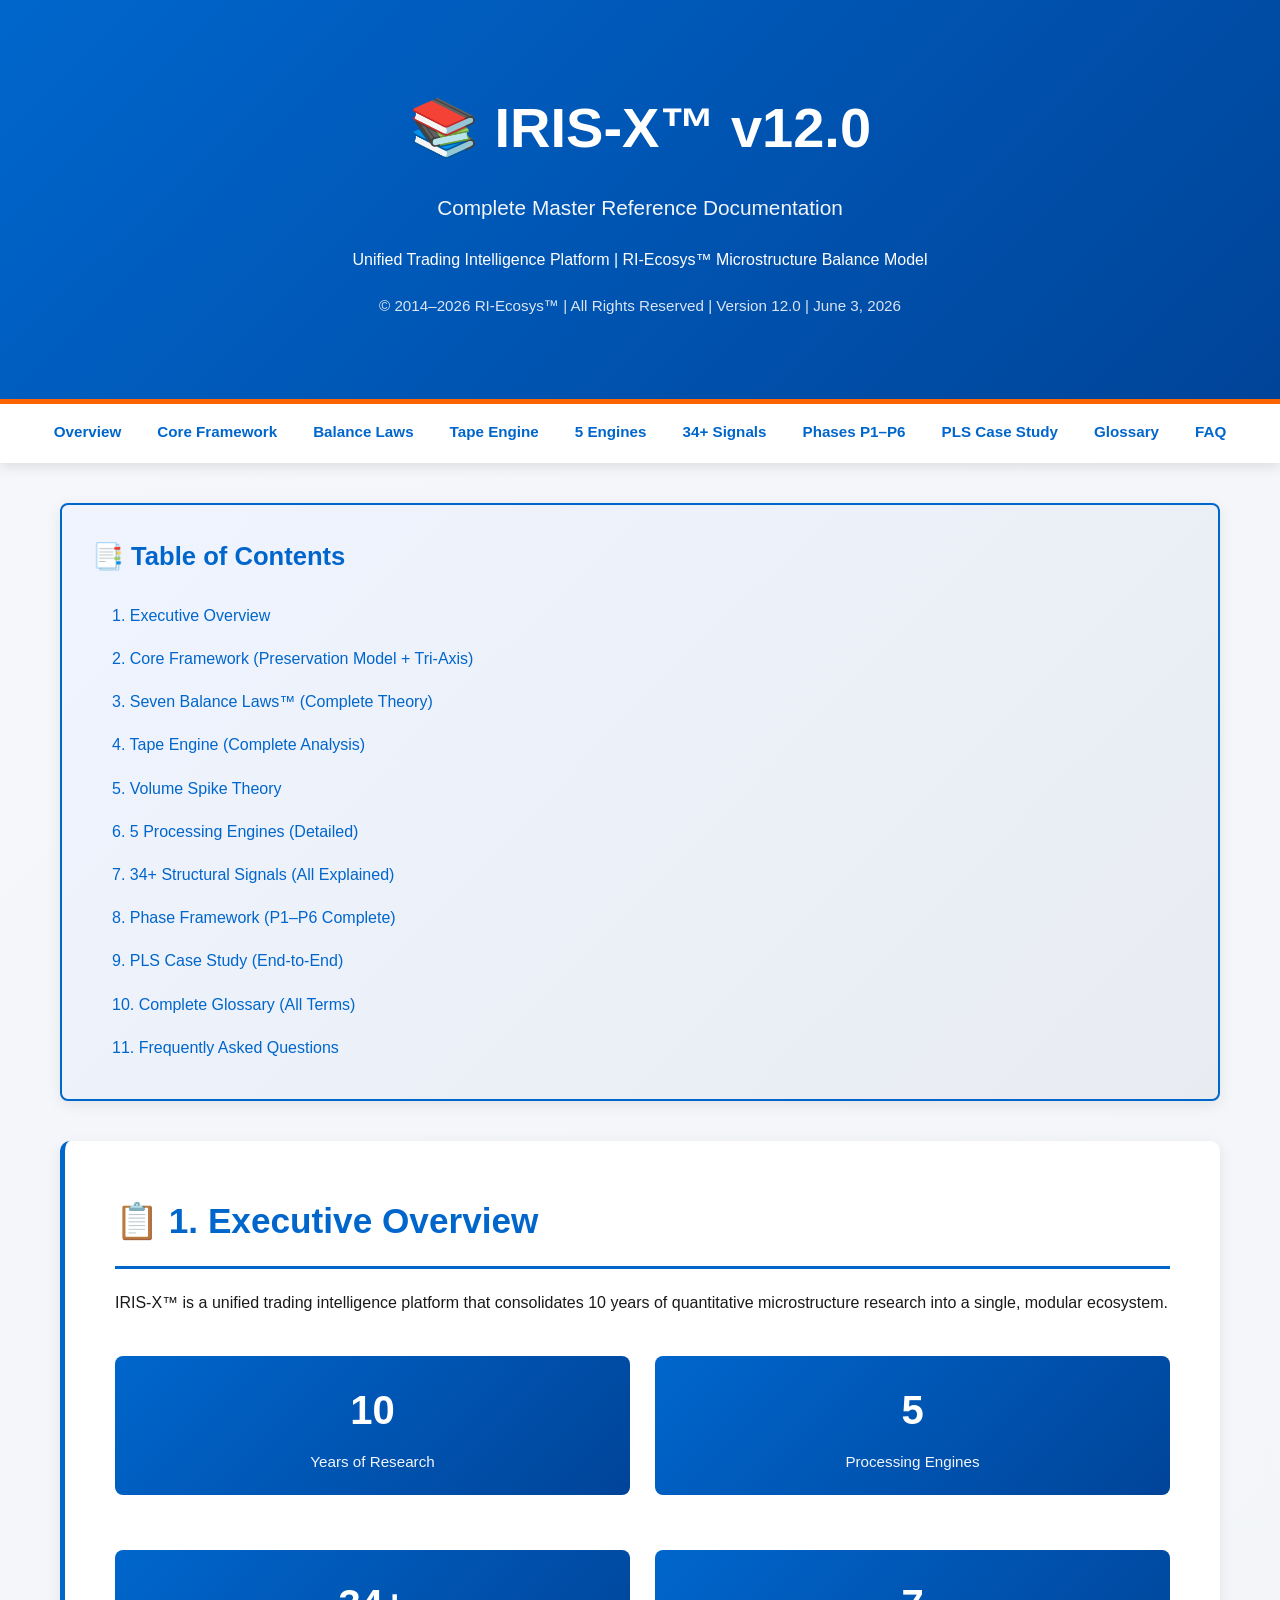
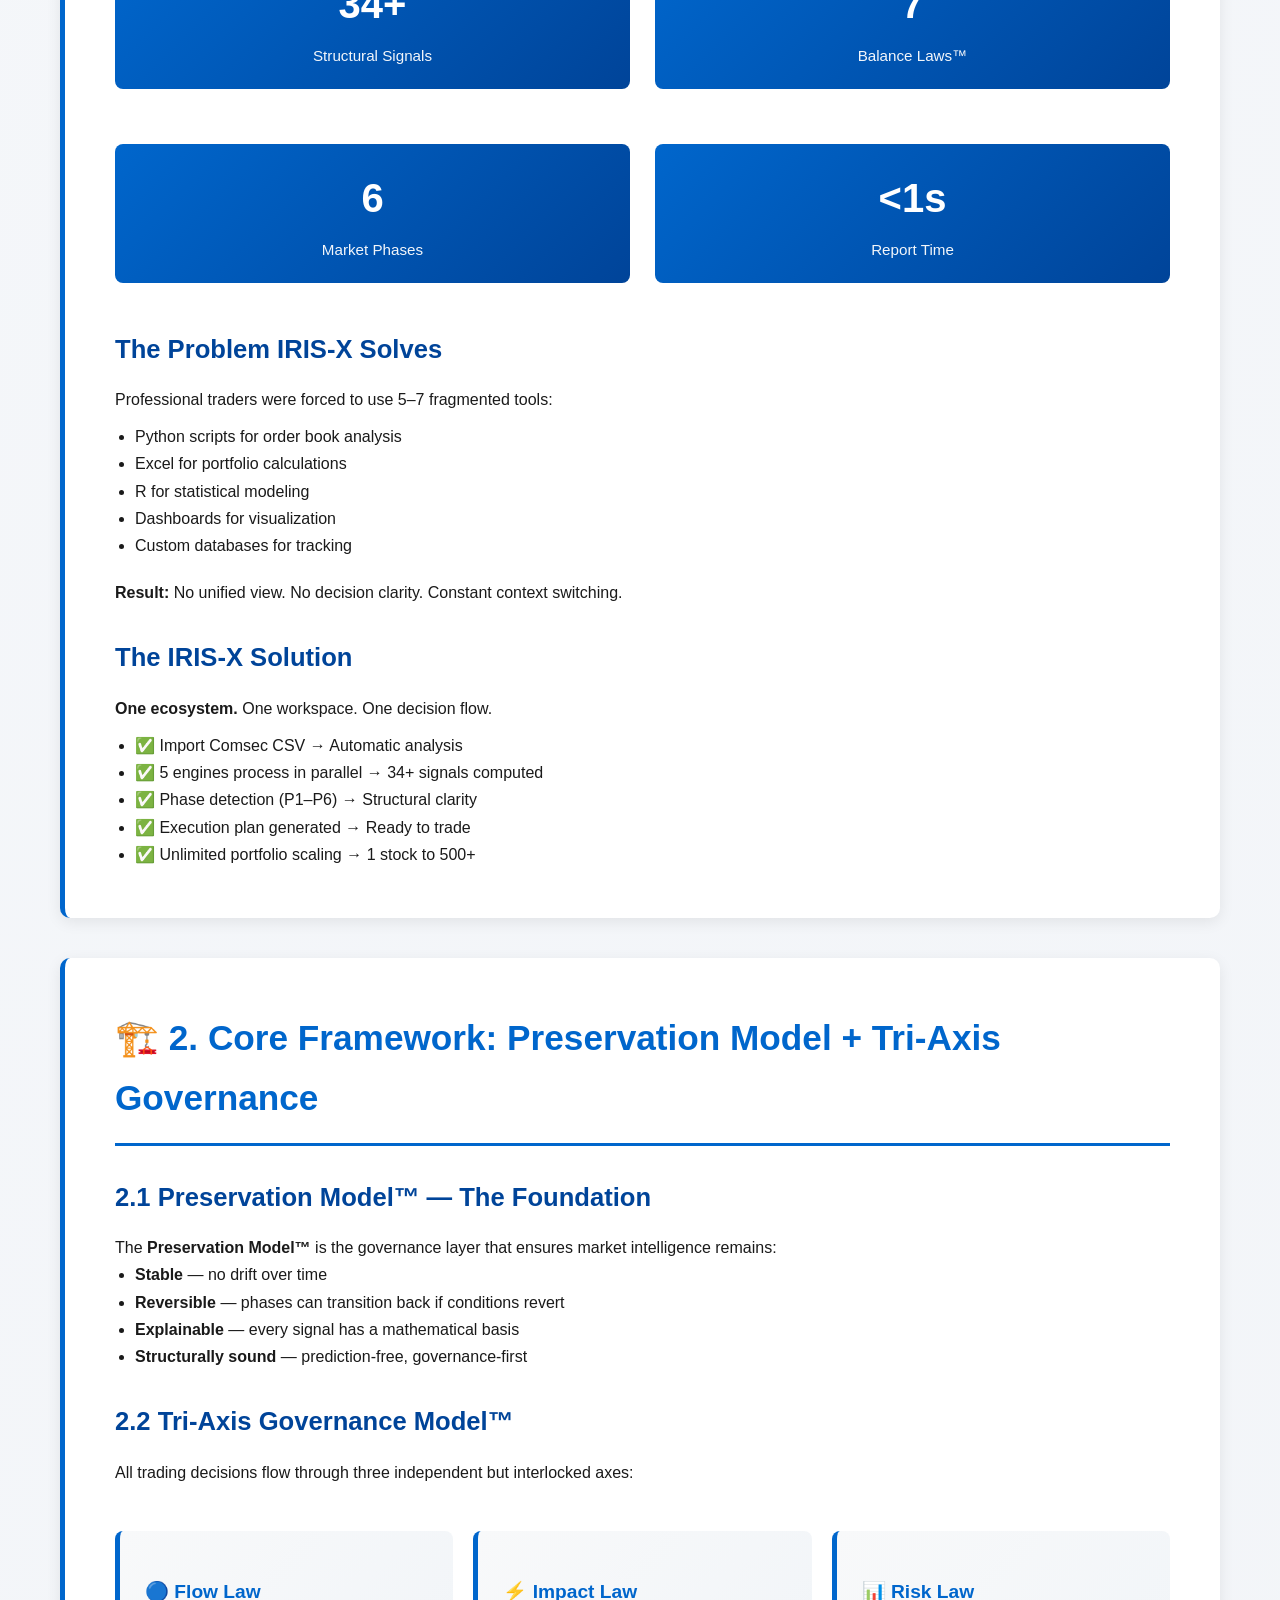
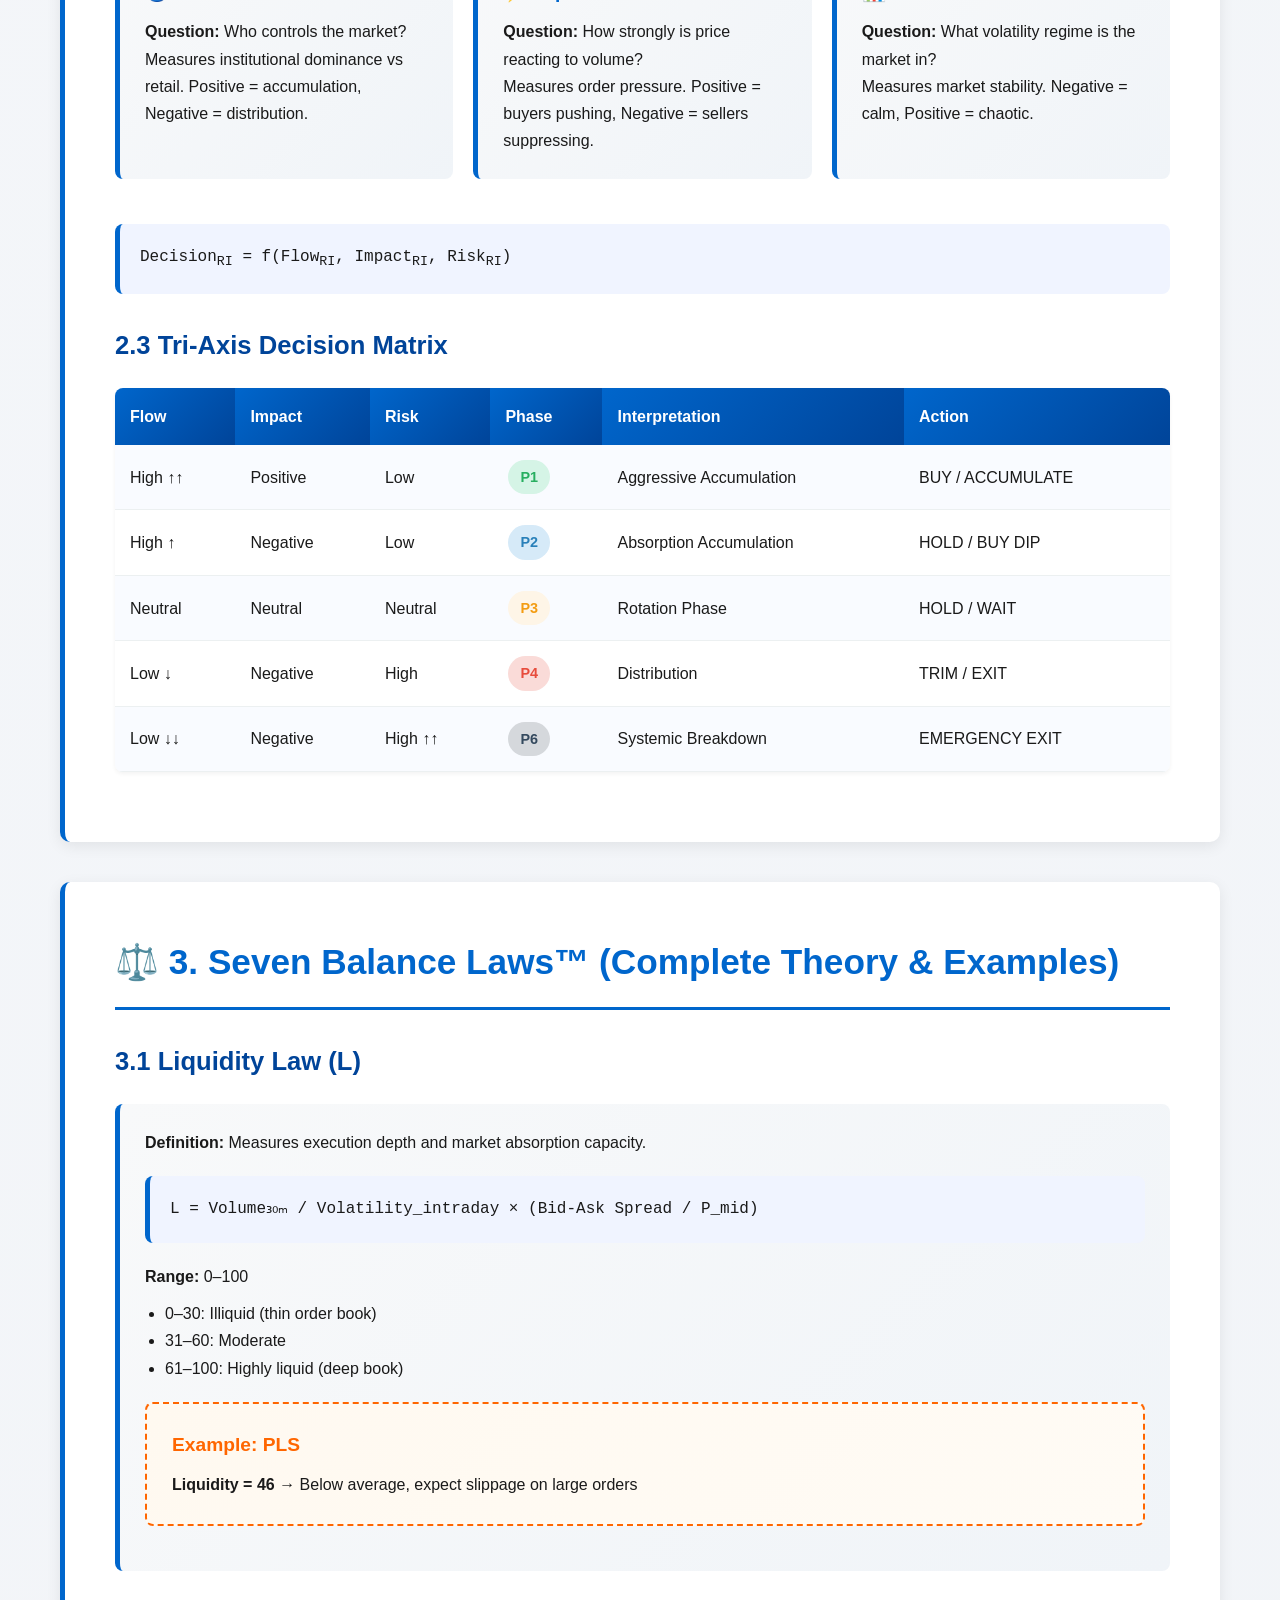
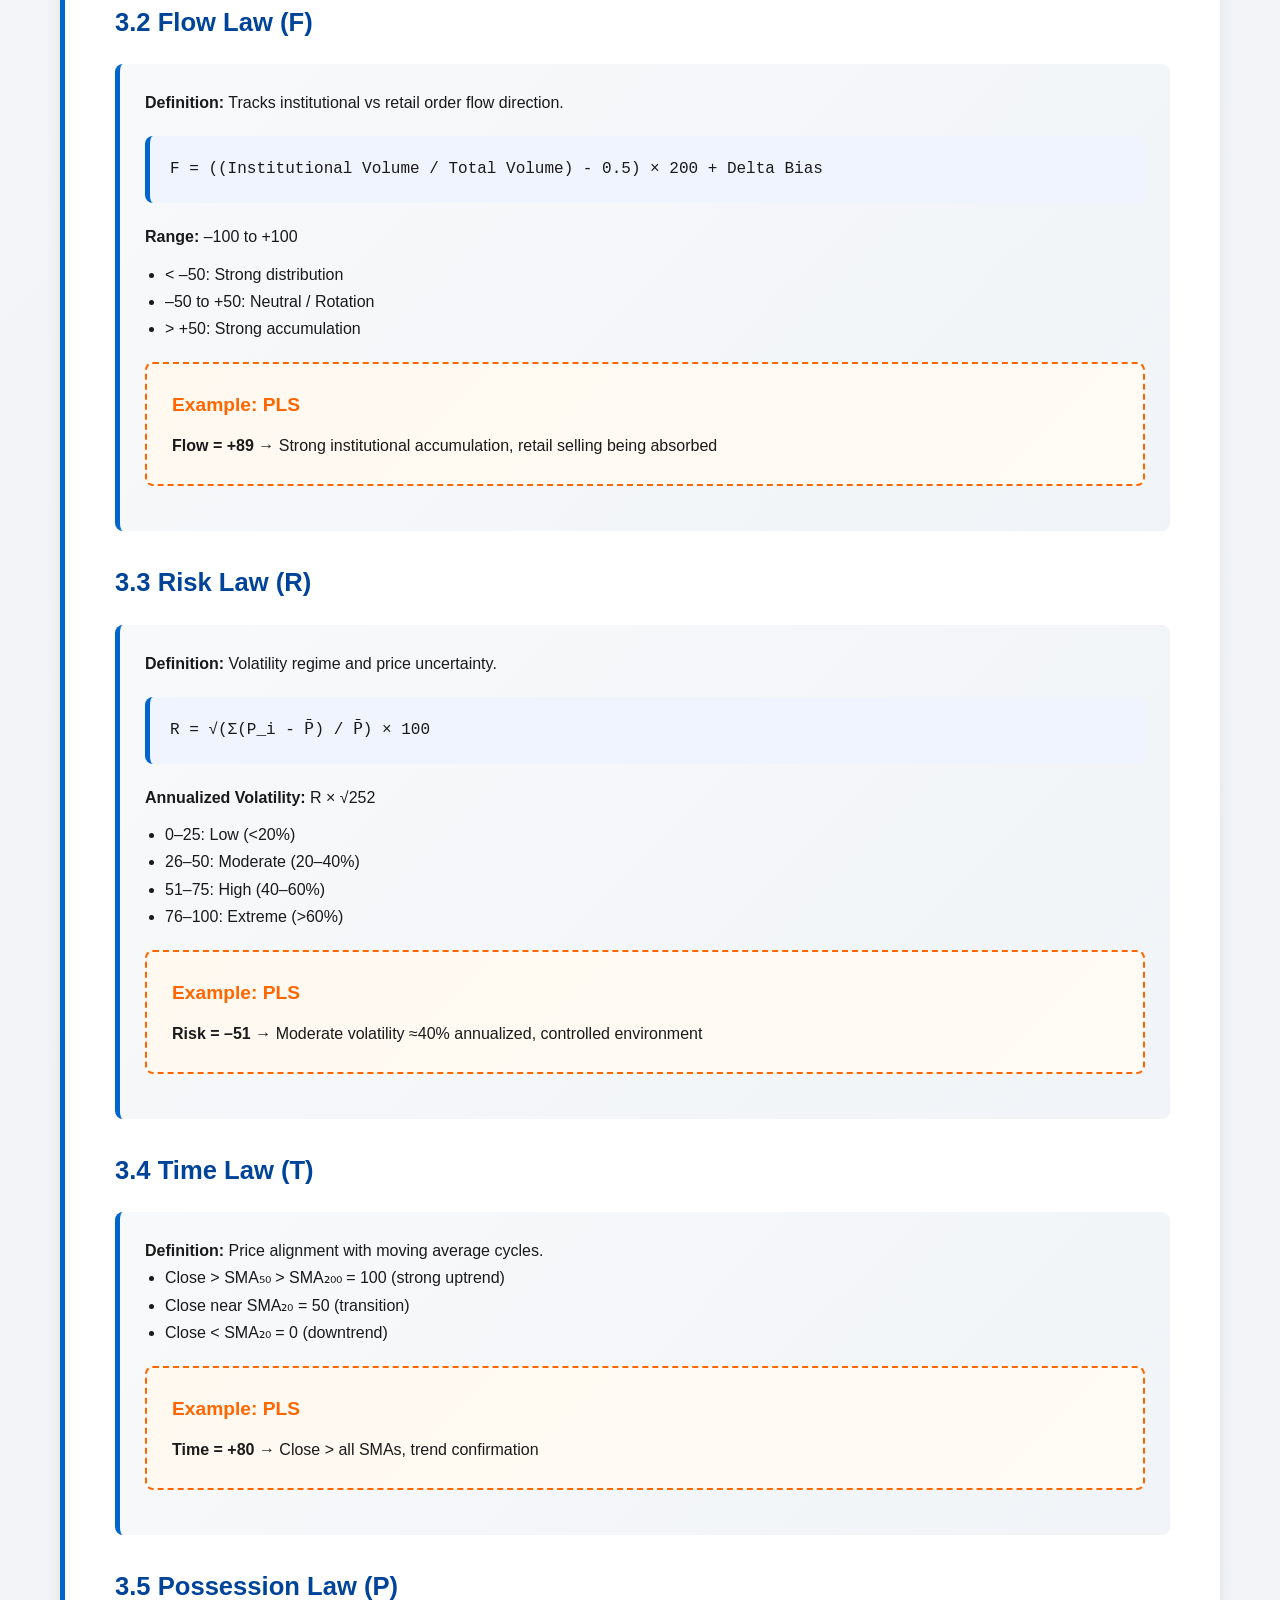
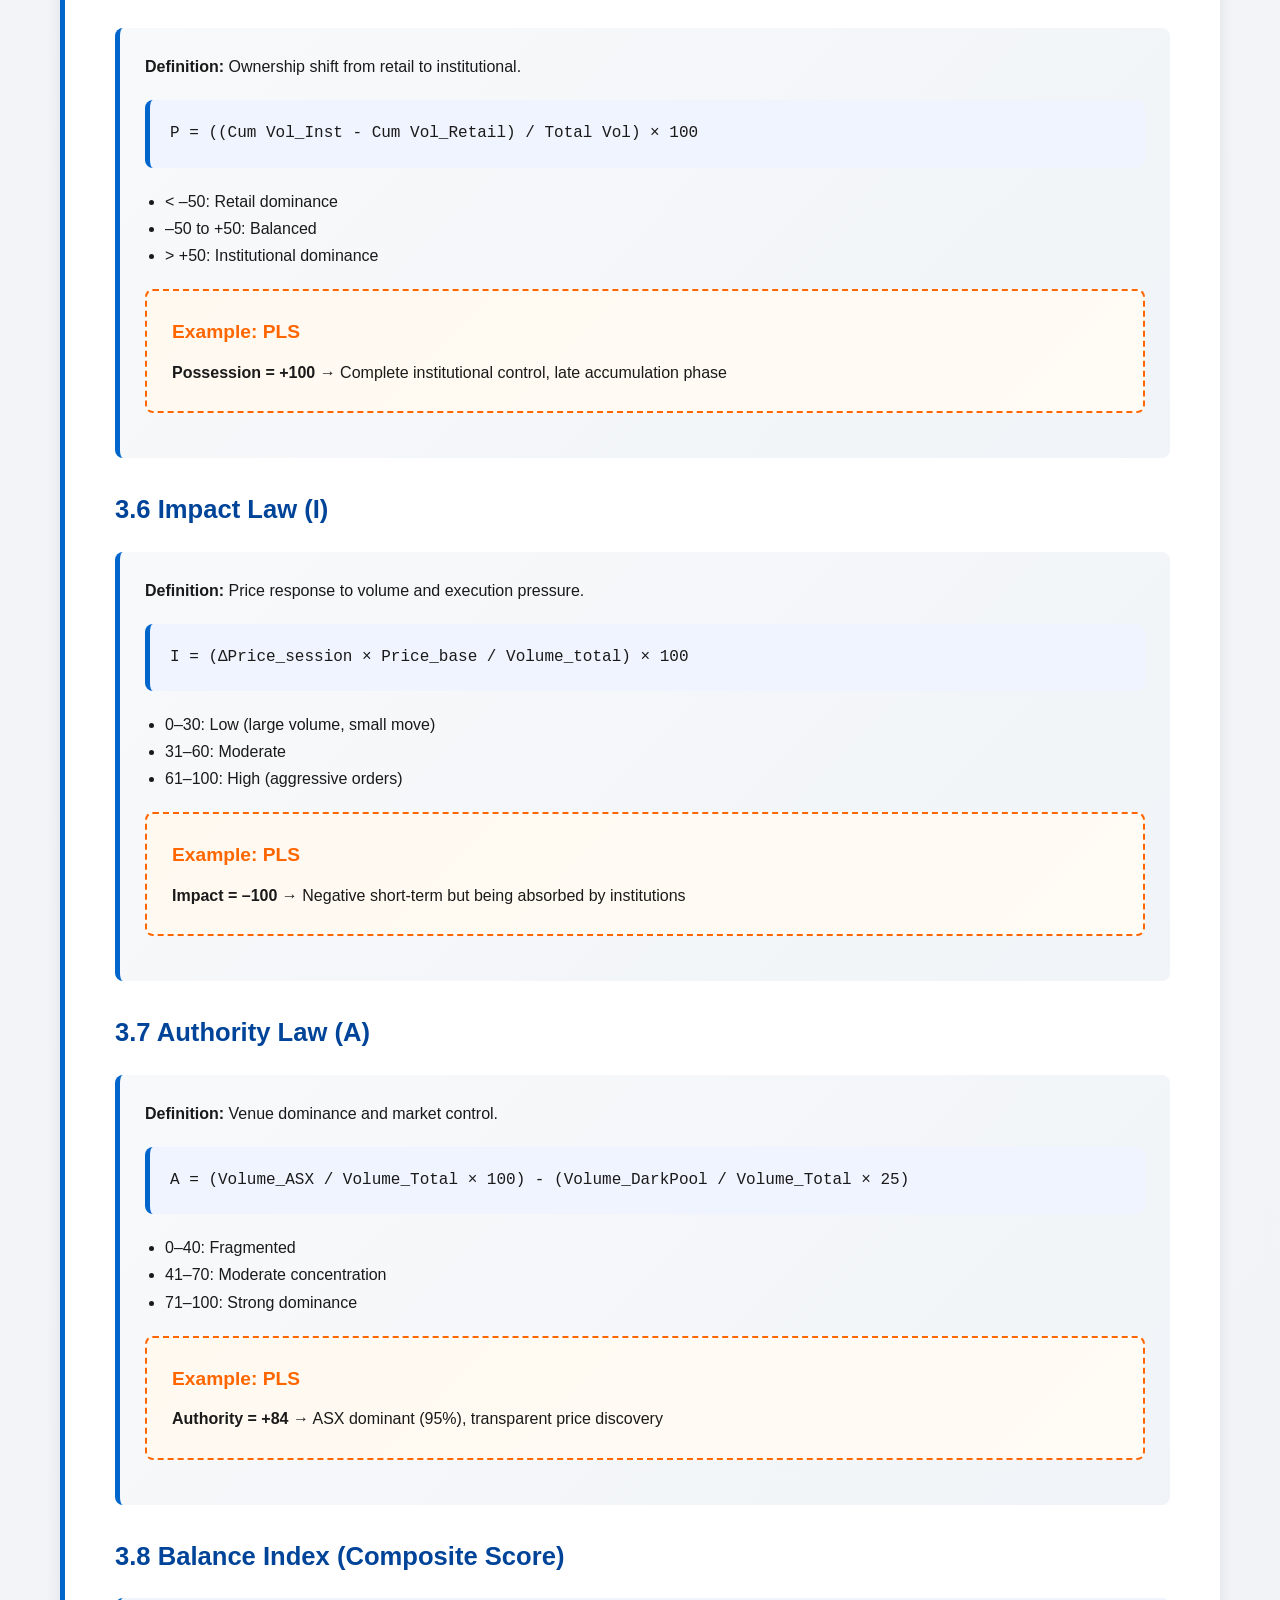
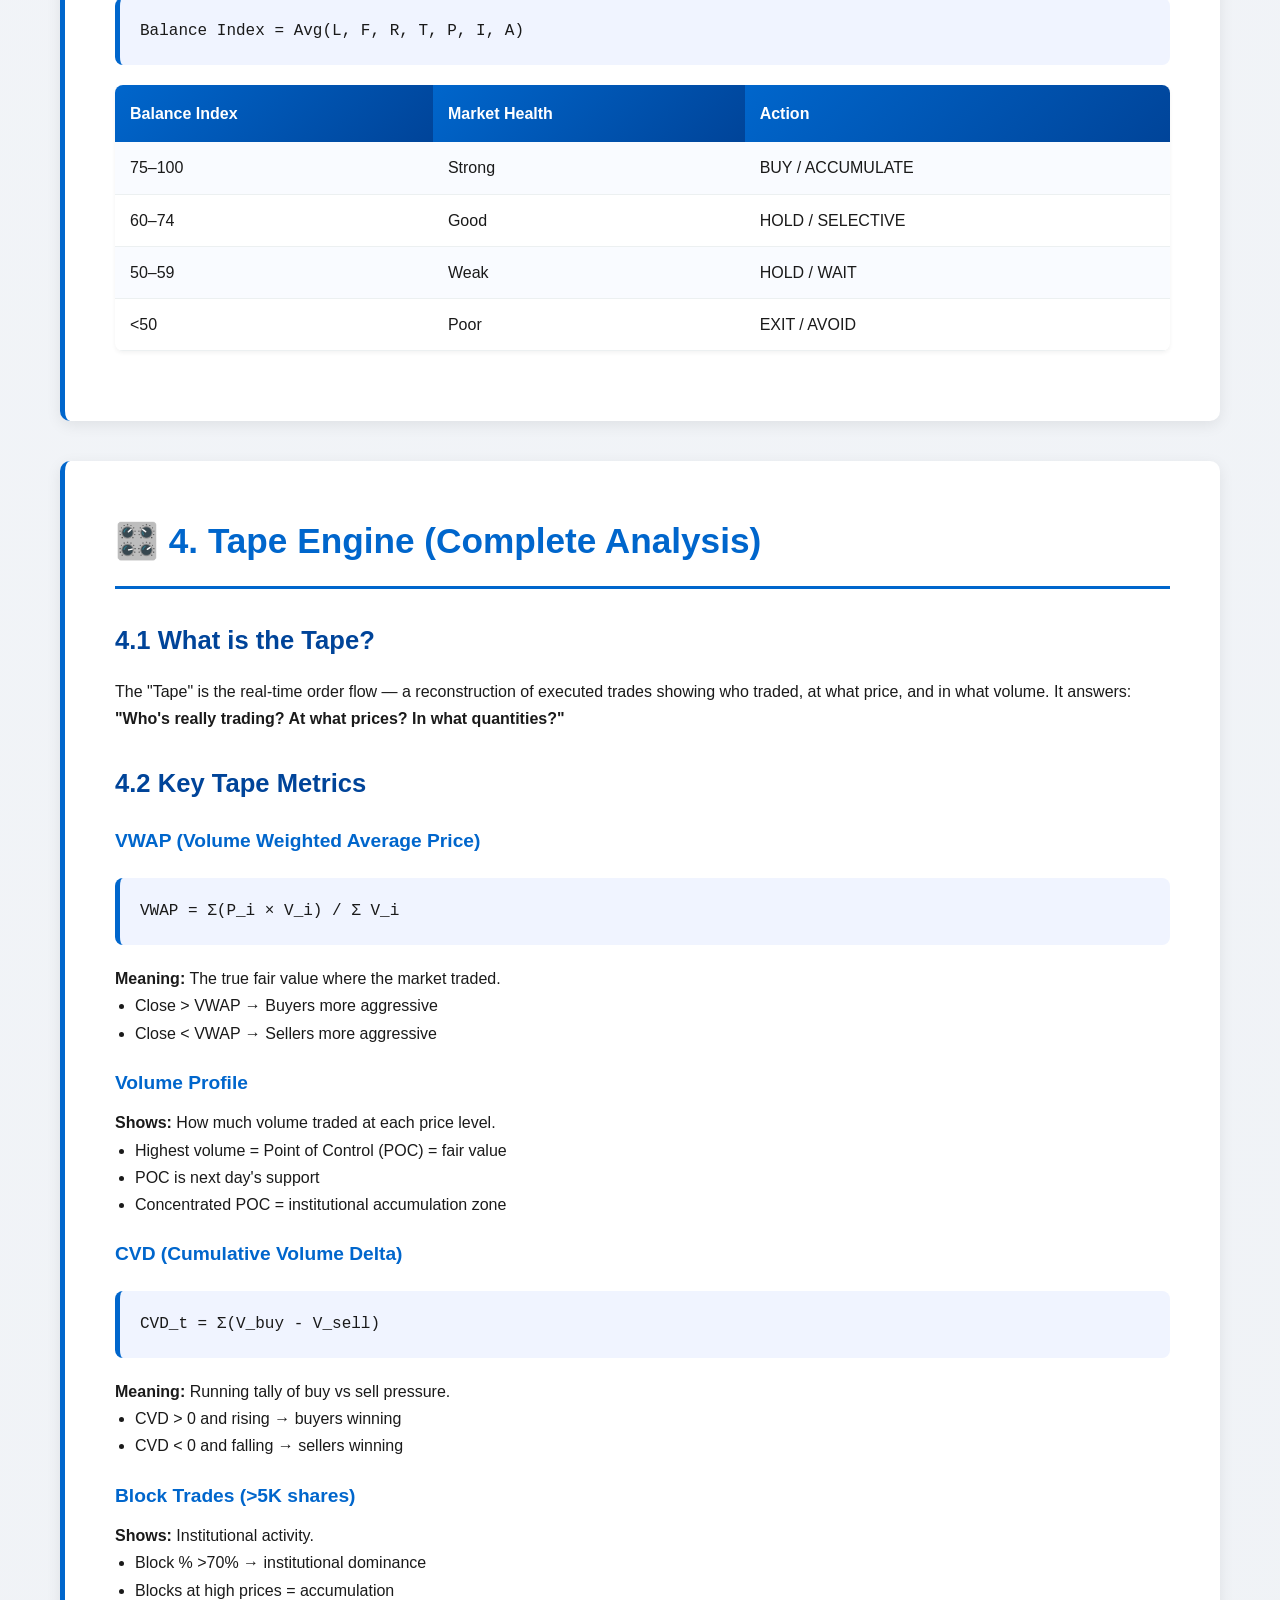
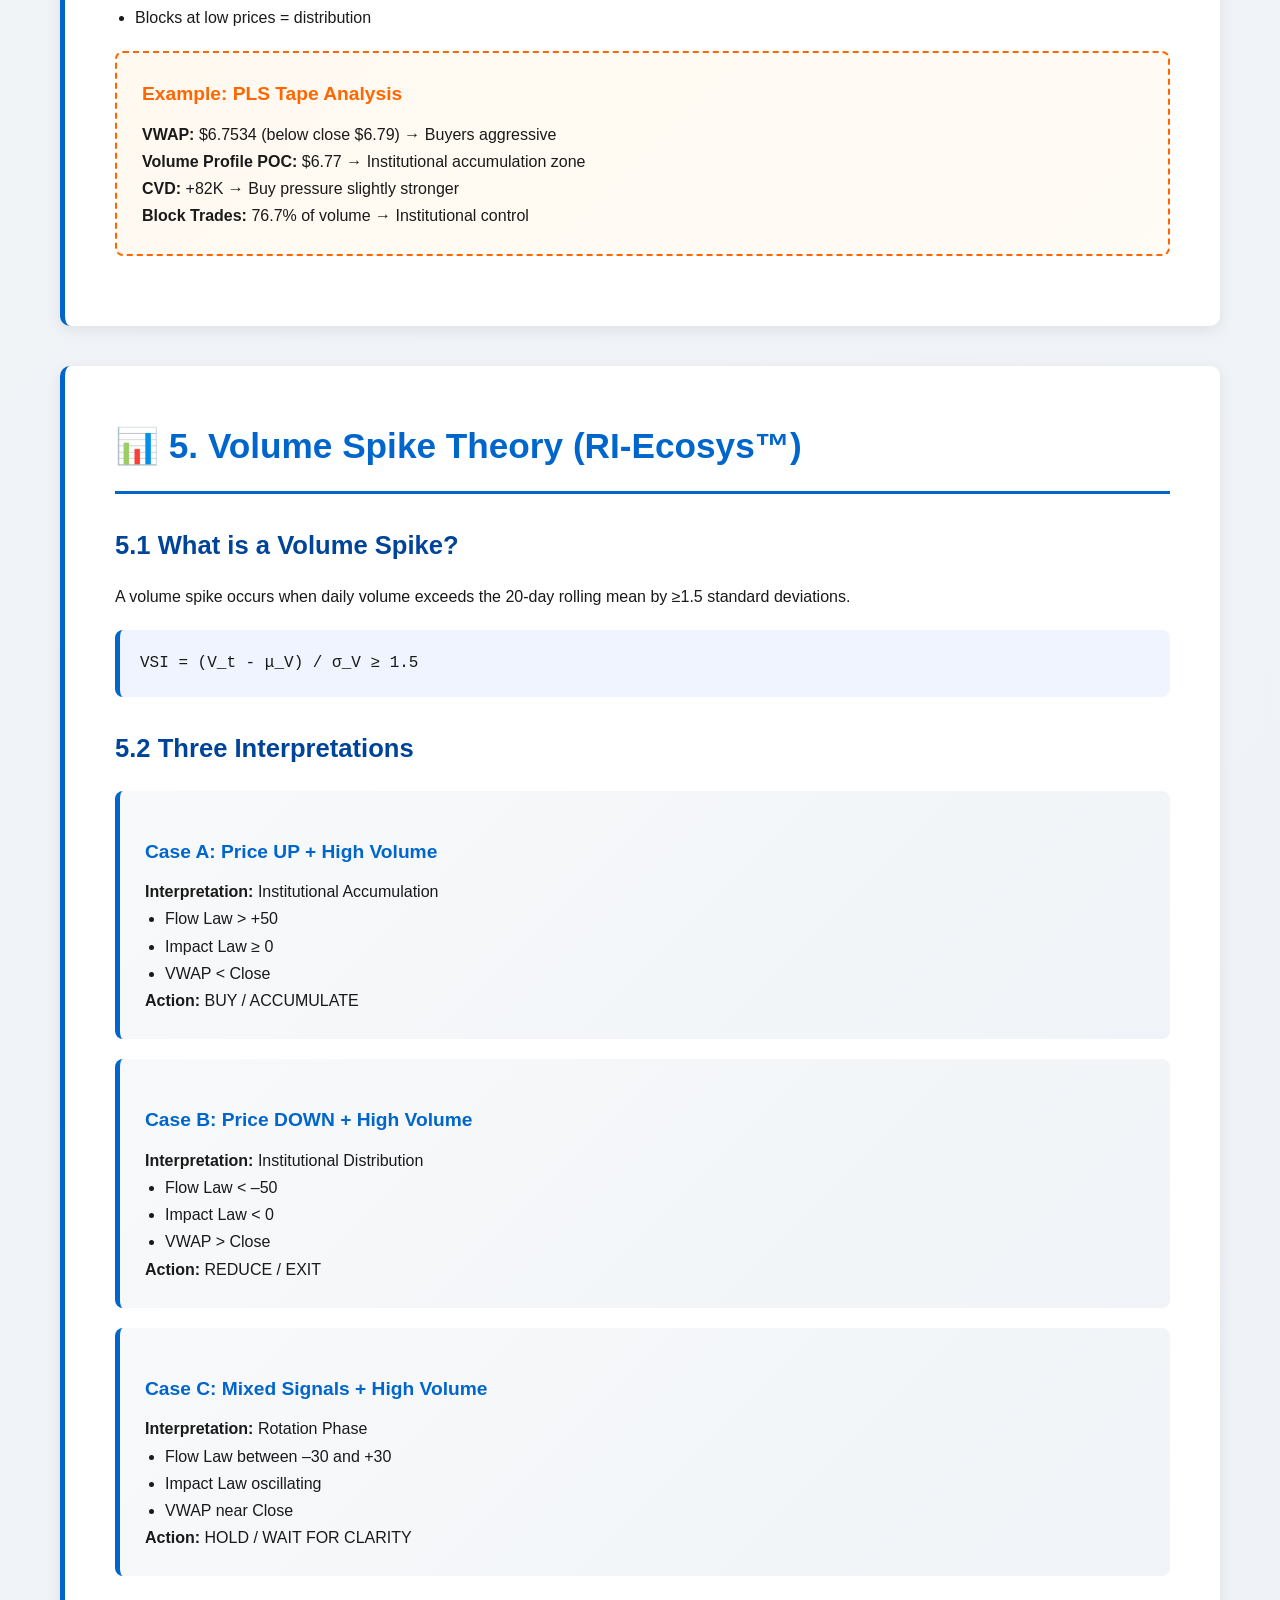
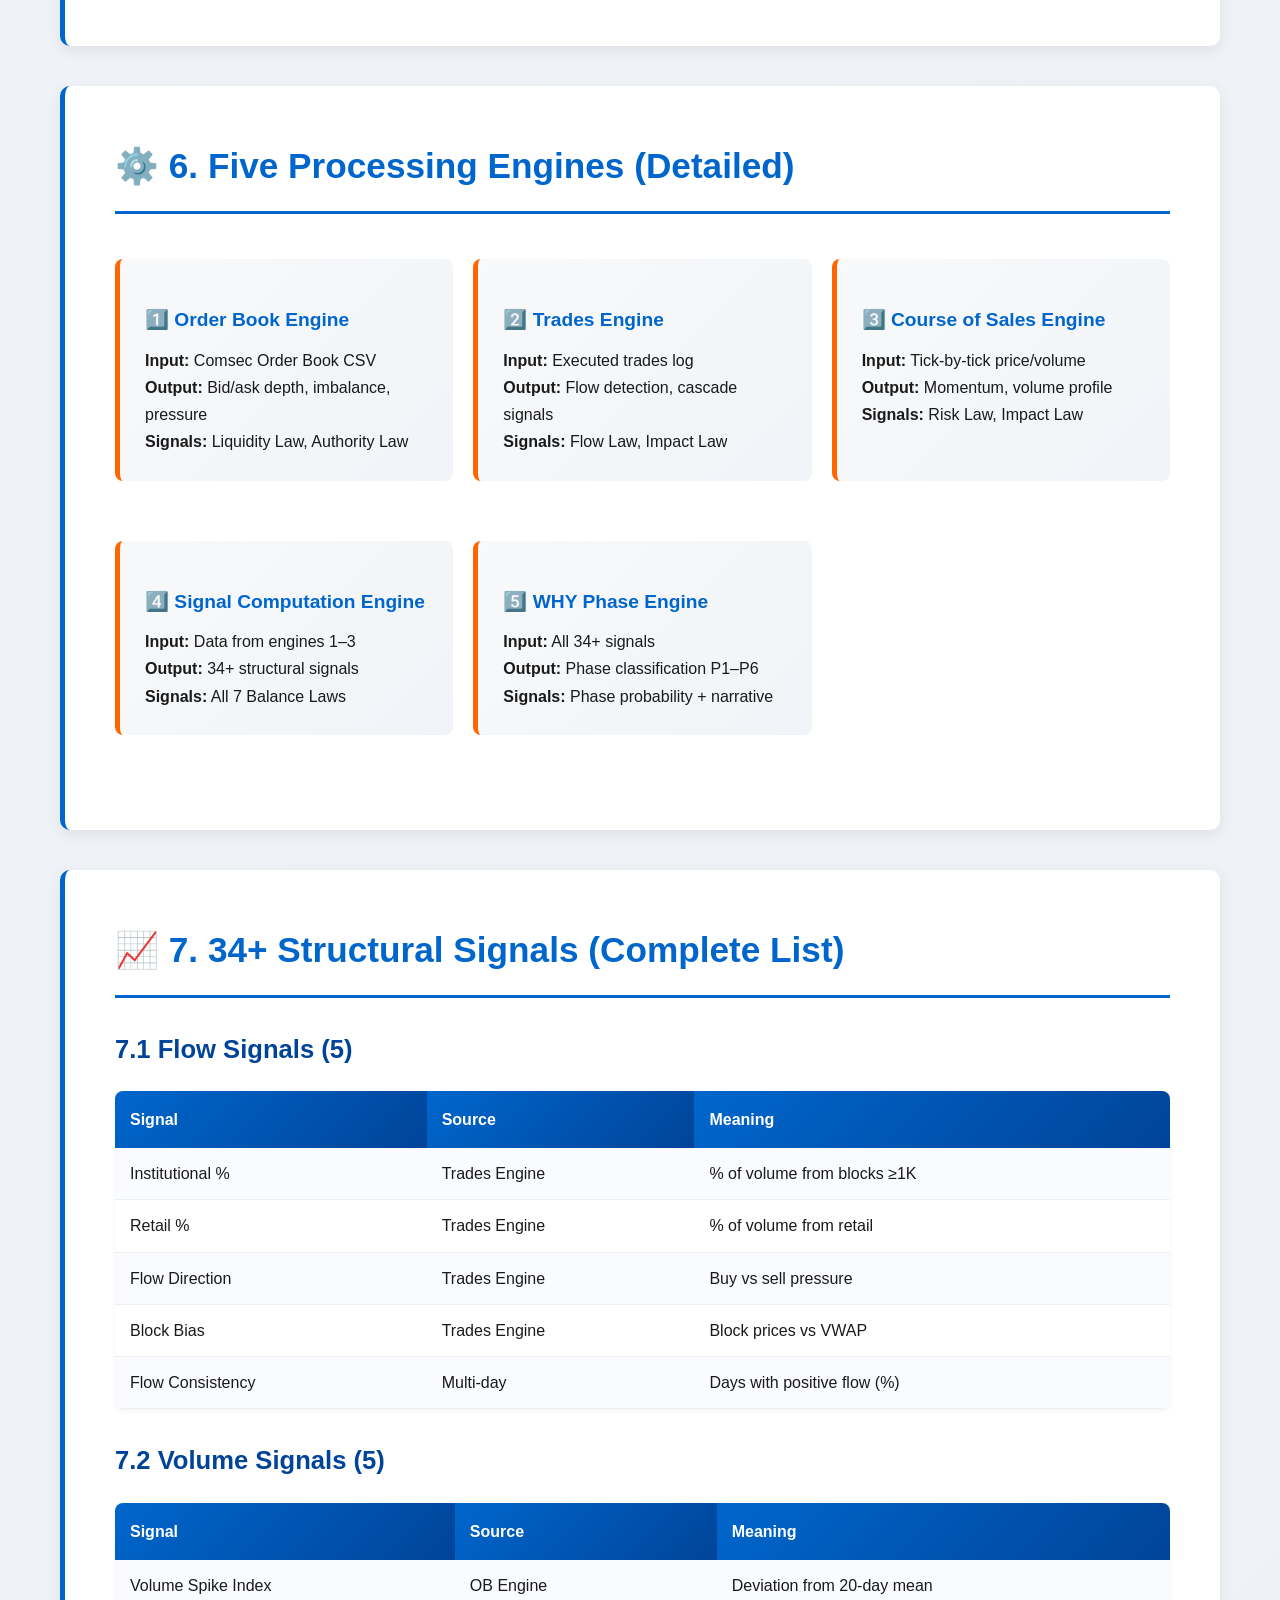
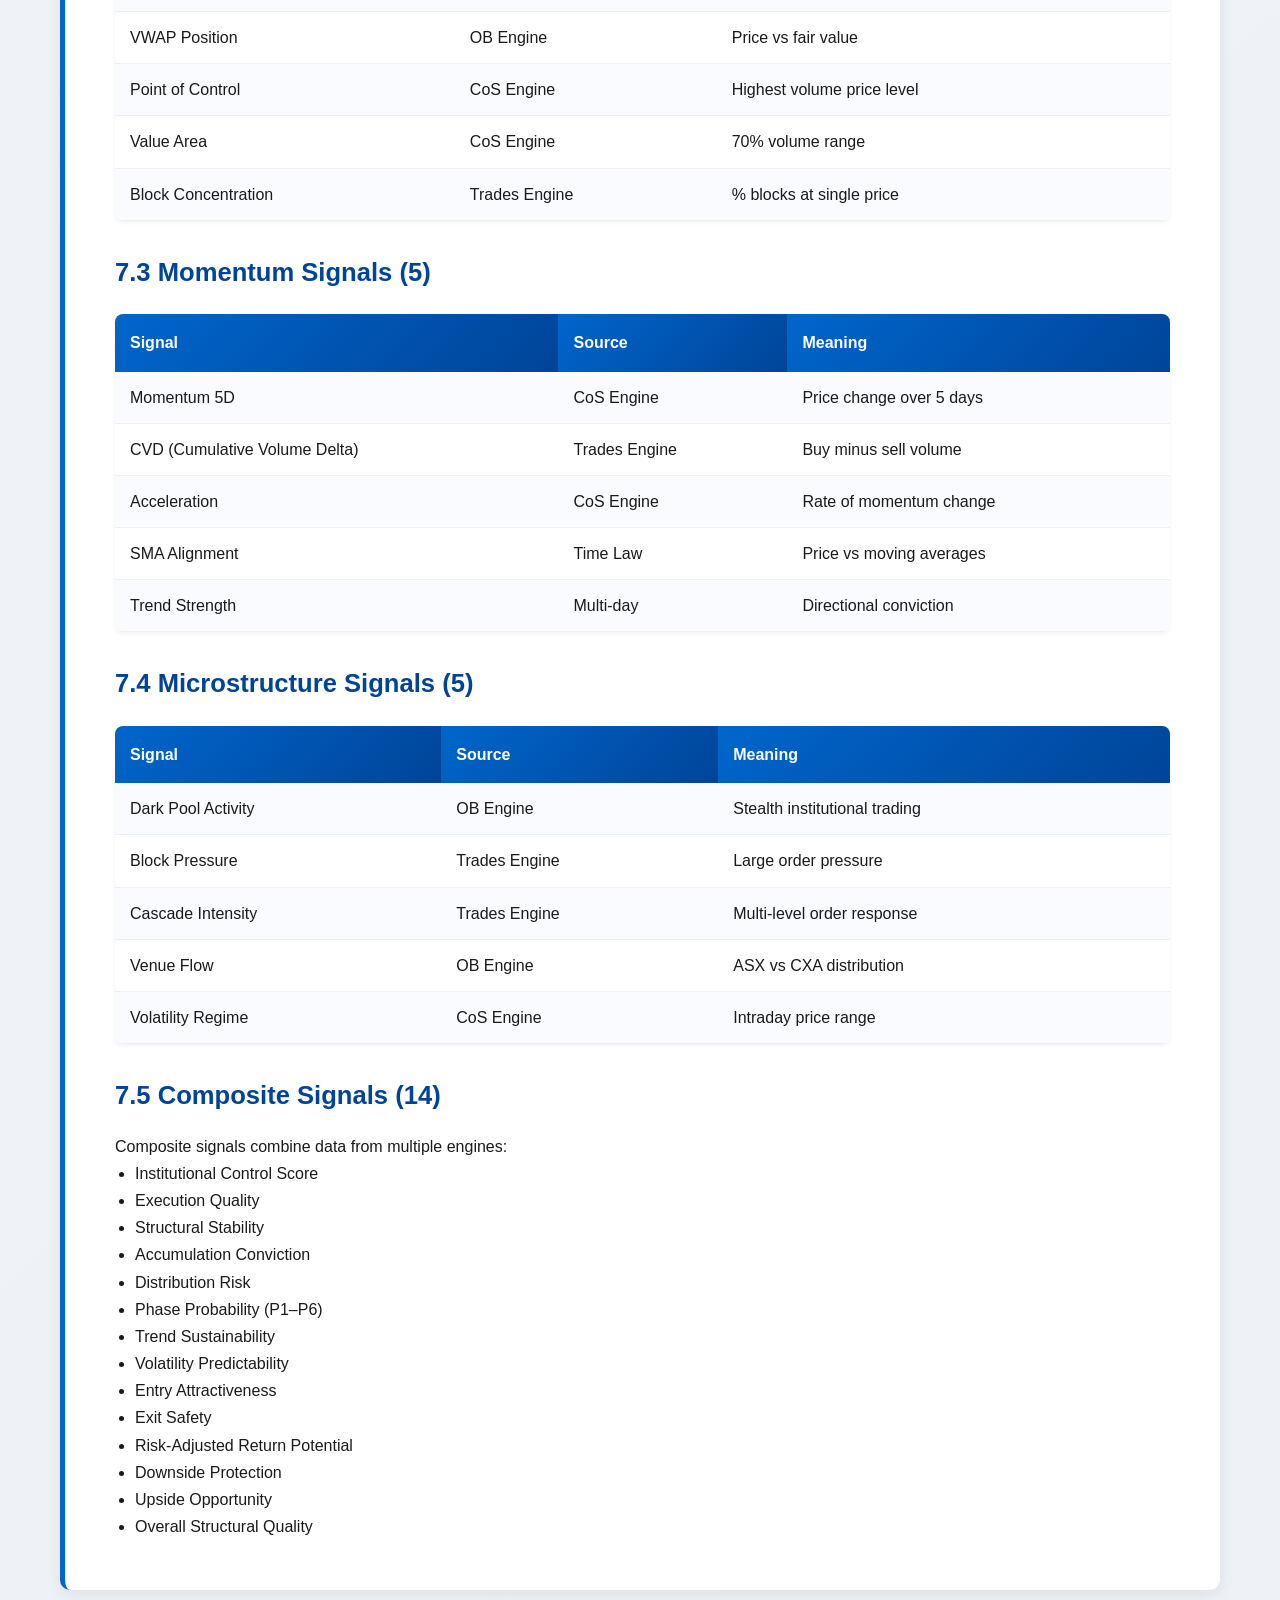
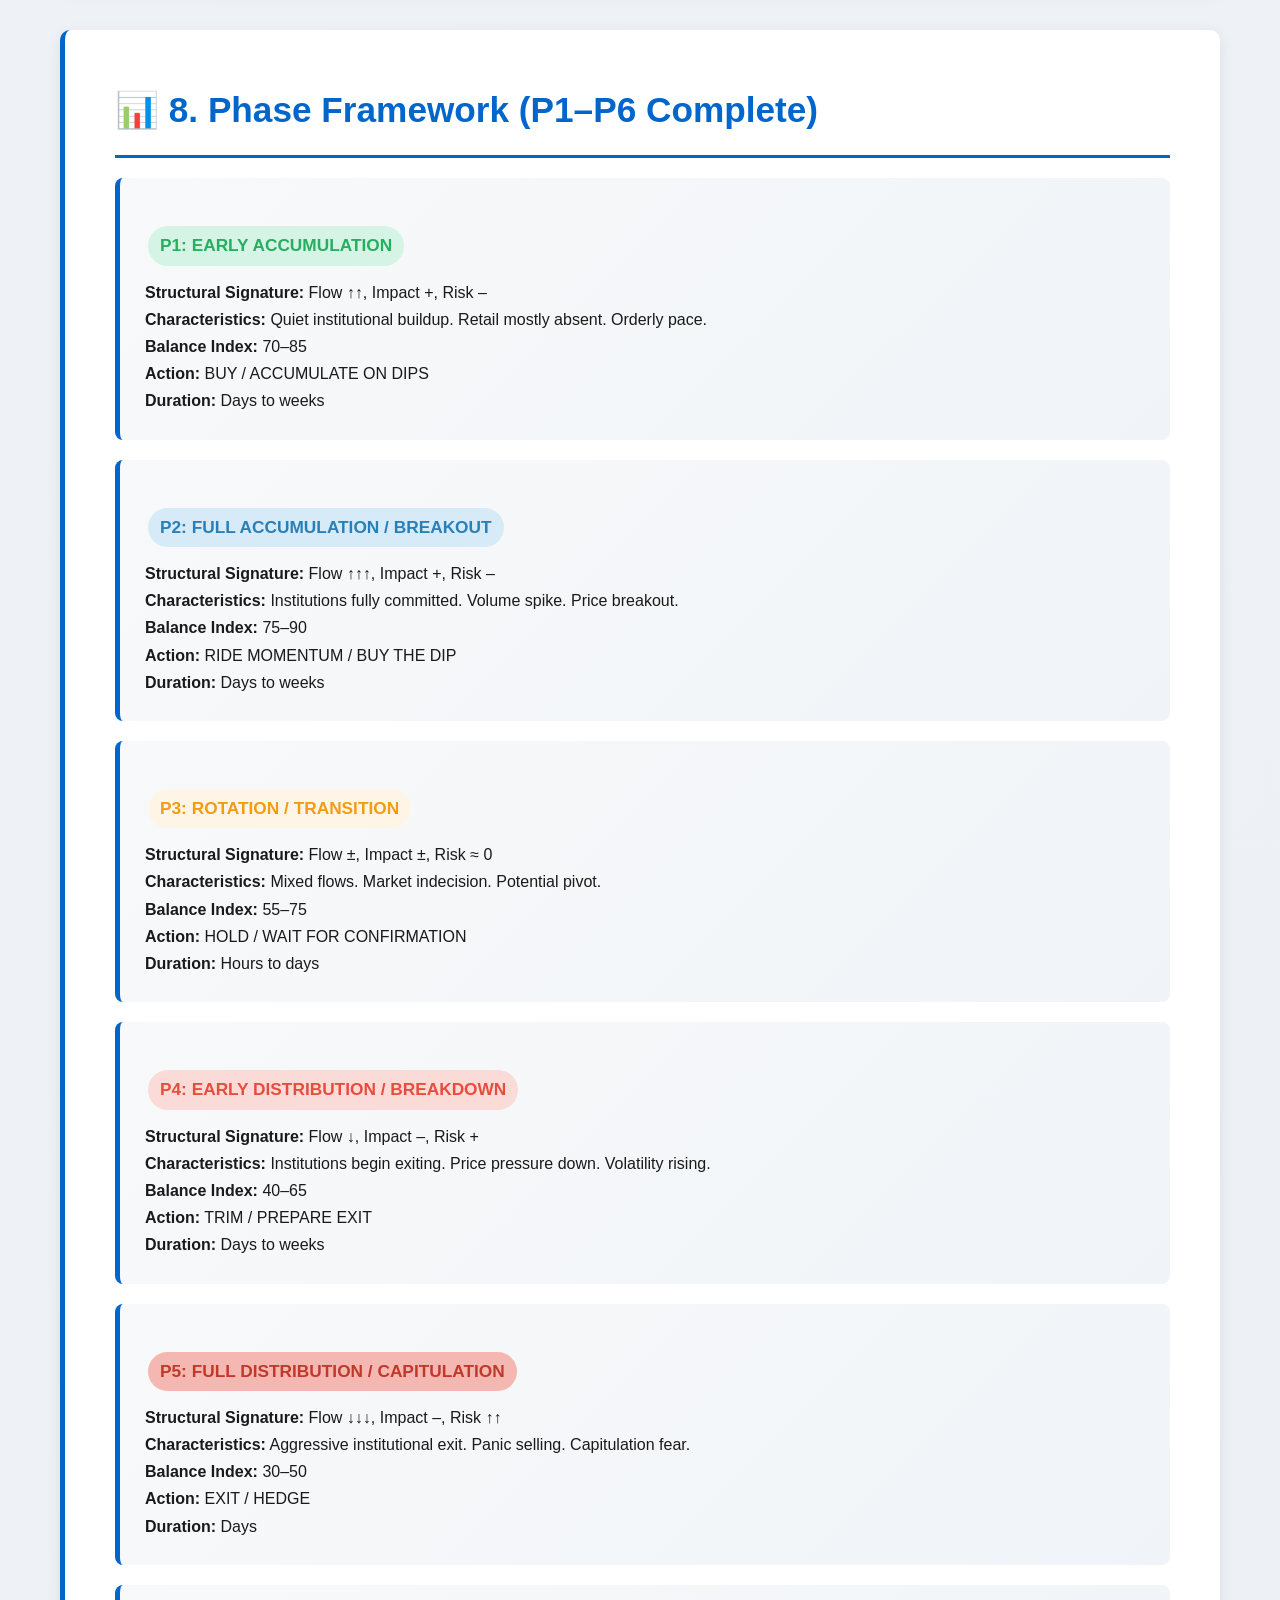
<file: BACKUP_FINAL_20260603_181129/whitepaper.html>
<!DOCTYPE html>
<html lang="en">
<head>
    <meta charset="UTF-8">
    <meta name="viewport" content="width=device-width, initial-scale=1.0">
    <title>IRIS-X™ v12.0 — Complete Master Reference Documentation</title>
    <meta name="copyright" content="© 2014–2026 RI‑Ecosys™ | All Rights Reserved">
    <style>
        * {
            margin: 0;
            padding: 0;
            box-sizing: border-box;
        }

        body {
            font-family: -apple-system, BlinkMacSystemFont, 'Segoe UI', Roboto, sans-serif;
            line-height: 1.7;
            color: #1a1a1a;
            background: linear-gradient(135deg, #f5f7fa 0%, #e8ecf1 100%);
        }

        header {
            background: linear-gradient(135deg, #0066cc 0%, #004499 100%);
            color: white;
            padding: 80px 40px;
            text-align: center;
            border-bottom: 5px solid #ff6600;
        }

        header h1 {
            font-size: 3.5em;
            margin-bottom: 15px;
            font-weight: 700;
        }

        header .subtitle {
            font-size: 1.3em;
            opacity: 0.95;
            margin-bottom: 20px;
        }

        header .meta {
            font-size: 0.95em;
            opacity: 0.85;
            margin-top: 20px;
        }

        nav {
            background: white;
            position: sticky;
            top: 0;
            z-index: 200;
            box-shadow: 0 4px 12px rgba(0,0,0,0.1);
            padding: 0;
        }

        nav ul {
            list-style: none;
            display: flex;
            justify-content: center;
            flex-wrap: wrap;
            padding: 0;
            max-width: 1400px;
            margin: 0 auto;
            gap: 0;
        }

        nav li {
            margin: 0;
        }

        nav a {
            display: block;
            padding: 15px 18px;
            color: #0066cc;
            text-decoration: none;
            border-bottom: 4px solid transparent;
            transition: all 0.3s;
            font-weight: 600;
            font-size: 0.95em;
        }

        nav a:hover,
        nav a:focus {
            background: #f0f4ff;
            border-bottom-color: #ff6600;
            color: #004499;
        }

        .container {
            max-width: 1200px;
            margin: 0 auto;
            padding: 40px 20px;
        }

        section {
            background: white;
            margin-bottom: 40px;
            padding: 50px;
            border-radius: 10px;
            box-shadow: 0 4px 15px rgba(0,0,0,0.08);
            border-left: 5px solid #0066cc;
        }

        section.highlight {
            border-left-color: #ff6600;
            background: linear-gradient(135deg, #fff9f0 0%, #fffbf5 100%);
        }

        h2 {
            color: #0066cc;
            font-size: 2.2em;
            margin-bottom: 20px;
            padding-bottom: 15px;
            border-bottom: 3px solid #0066cc;
        }

        h3 {
            color: #004499;
            font-size: 1.6em;
            margin-top: 30px;
            margin-bottom: 15px;
        }

        h4 {
            color: #0066cc;
            font-size: 1.2em;
            margin-top: 20px;
            margin-bottom: 10px;
        }

        .formula {
            background: #f0f4ff;
            padding: 20px;
            border-radius: 8px;
            margin: 20px 0;
            border-left: 5px solid #0066cc;
            font-family: 'Courier New', monospace;
            overflow-x: auto;
        }

        table {
            width: 100%;
            border-collapse: collapse;
            margin: 20px 0;
            background: white;
            box-shadow: 0 2px 4px rgba(0,0,0,0.05);
            border-radius: 8px;
            overflow: hidden;
        }

        th {
            background: linear-gradient(135deg, #0066cc 0%, #004499 100%);
            color: white;
            padding: 15px;
            text-align: left;
            font-weight: 600;
        }

        td {
            padding: 12px 15px;
            border-bottom: 1px solid #ecf0f1;
        }

        tr:nth-child(even) {
            background: #f9fbff;
        }

        tr:hover {
            background: #f0f4ff;
        }

        .card {
            background: linear-gradient(135deg, #f8f9fa 0%, #f0f4f8 100%);
            padding: 25px;
            border-radius: 8px;
            border-left: 5px solid #0066cc;
            margin: 20px 0;
        }

        .card.accent {
            border-left-color: #ff6600;
        }

        .grid-2 {
            display: grid;
            grid-template-columns: 1fr 1fr;
            gap: 25px;
            margin: 25px 0;
        }

        .grid-3 {
            display: grid;
            grid-template-columns: repeat(auto-fit, minmax(300px, 1fr));
            gap: 20px;
            margin: 25px 0;
        }

        .example-box {
            background: linear-gradient(135deg, #fff9f0 0%, #fffbf5 100%);
            padding: 25px;
            border-radius: 8px;
            border: 2px dashed #ff6600;
            margin: 20px 0;
        }

        .example-box h4 {
            color: #ff6600;
            margin-top: 0;
        }

        .warning {
            background: #fff3cd;
            border-left: 5px solid #ffc107;
            padding: 15px;
            border-radius: 4px;
            margin: 15px 0;
        }

        .success {
            background: #d4edda;
            border-left: 5px solid #28a745;
            padding: 15px;
            border-radius: 4px;
            margin: 15px 0;
        }

        .phase-indicator {
            display: inline-block;
            padding: 5px 12px;
            border-radius: 20px;
            font-weight: 600;
            font-size: 0.9em;
            margin: 3px;
        }

        .p1 { background: #d5f4e6; color: #27ae60; }
        .p2 { background: #d6eaf8; color: #2980b9; }
        .p3 { background: #fef5e7; color: #f39c12; }
        .p4 { background: #fadbd8; color: #e74c3c; }
        .p5 { background: #f5b7b1; color: #c0392b; }
        .p6 { background: #d5d8dc; color: #34495e; }

        .stat-box {
            background: linear-gradient(135deg, #0066cc 0%, #004499 100%);
            color: white;
            padding: 20px;
            border-radius: 8px;
            text-align: center;
            margin: 15px 0;
        }

        .stat-number {
            font-size: 2.5em;
            font-weight: 700;
            margin-bottom: 5px;
        }

        .stat-label {
            font-size: 0.95em;
            opacity: 0.95;
        }

        .glossary-item {
            margin: 15px 0;
            padding: 15px;
            border-left: 4px solid #0066cc;
            background: #f9fbff;
        }

        .glossary-term {
            font-weight: 600;
            color: #0066cc;
            font-size: 1.05em;
        }

        .glossary-definition {
            margin-top: 8px;
            color: #555;
        }

        footer {
            background: #1a1a1a;
            color: #ecf0f1;
            text-align: center;
            padding: 40px;
            margin-top: 60px;
            border-top: 5px solid #ff6600;
        }

        footer p {
            margin: 8px 0;
            font-size: 0.95em;
        }

        .copyright {
            background: #0a0a0a;
            padding: 15px;
            margin-top: 20px;
            border-radius: 4px;
        }

        .toc {
            background: linear-gradient(135deg, #f0f4ff 0%, #e8ecf1 100%);
            padding: 30px;
            border-radius: 8px;
            margin-bottom: 40px;
            border: 2px solid #0066cc;
        }

        .toc h3 {
            color: #0066cc;
            margin-top: 0;
        }

        .toc ul {
            list-style: none;
            padding: 0;
        }

        .toc li {
            padding: 8px 0;
            padding-left: 20px;
        }

        .toc a {
            color: #0066cc;
            text-decoration: none;
            font-weight: 500;
            transition: all 0.3s;
        }

        .toc a:hover {
            color: #ff6600;
            text-decoration: underline;
        }

        code {
            background: #f9fbff;
            padding: 2px 6px;
            border-radius: 3px;
            font-family: 'Courier New', monospace;
            color: #d63384;
        }

        pre {
            background: #1a1a1a;
            color: #ecf0f1;
            padding: 20px;
            border-radius: 8px;
            overflow-x: auto;
            margin: 15px 0;
            line-height: 1.4;
        }

        @media (max-width: 768px) {
            header h1 {
                font-size: 2em;
            }

            .grid-2,
            .grid-3 {
                grid-template-columns: 1fr;
            }

            nav ul {
                flex-direction: column;
            }

            nav a {
                padding: 12px 15px;
            }

            section {
                padding: 25px;
            }

            h2 {
                font-size: 1.6em;
            }

            h3 {
                font-size: 1.2em;
            }
        }

        @media print {
            nav {
                position: static;
            }

            section {
                page-break-inside: avoid;
            }
        }
    </style>
</head>
<body>

<!-- ============ HEADER ============ -->
<header>
    <h1>📚 IRIS-X™ v12.0</h1>
    <div class="subtitle">Complete Master Reference Documentation</div>
    <div class="header-subtitle">
        Unified Trading Intelligence Platform | RI‑Ecosys™ Microstructure Balance Model
    </div>
    <div class="meta">
        © 2014–2026 RI‑Ecosys™ | All Rights Reserved | Version 12.0 | June 3, 2026
    </div>
</header>

<!-- ============ NAVIGATION ============ -->
<nav>
    <ul>
        <li><a href="#overview">Overview</a></li>
        <li><a href="#core">Core Framework</a></li>
        <li><a href="#balance-laws">Balance Laws</a></li>
        <li><a href="#tape">Tape Engine</a></li>
        <li><a href="#engines">5 Engines</a></li>
        <li><a href="#signals">34+ Signals</a></li>
        <li><a href="#phases">Phases P1–P6</a></li>
        <li><a href="#pls-case">PLS Case Study</a></li>
        <li><a href="#glossary">Glossary</a></li>
        <li><a href="#faq">FAQ</a></li>
    </ul>
</nav>

<!-- ============ MAIN CONTAINER ============ -->
<div class="container">

<!-- ============ TABLE OF CONTENTS ============ -->
<section class="toc">
    <h3>📑 Table of Contents</h3>
    <ul>
        <li><a href="#overview">1. Executive Overview</a></li>
        <li><a href="#core">2. Core Framework (Preservation Model + Tri-Axis)</a></li>
        <li><a href="#balance-laws">3. Seven Balance Laws™ (Complete Theory)</a></li>
        <li><a href="#tape">4. Tape Engine (Complete Analysis)</a></li>
        <li><a href="#volume-spike">5. Volume Spike Theory</a></li>
        <li><a href="#engines">6. 5 Processing Engines (Detailed)</a></li>
        <li><a href="#signals">7. 34+ Structural Signals (All Explained)</a></li>
        <li><a href="#phases">8. Phase Framework (P1–P6 Complete)</a></li>
        <li><a href="#pls-case">9. PLS Case Study (End-to-End)</a></li>
        <li><a href="#glossary">10. Complete Glossary (All Terms)</a></li>
        <li><a href="#faq">11. Frequently Asked Questions</a></li>
    </ul>
</section>

<!-- ============ SECTION 1: OVERVIEW ============ -->
<section id="overview">
    <h2>📋 1. Executive Overview</h2>

    <p>IRIS-X™ is a unified trading intelligence platform that consolidates 10 years of quantitative microstructure research into a single, modular ecosystem.</p>

    <div class="grid-2">
        <div class="stat-box">
            <div class="stat-number">10</div>
            <div class="stat-label">Years of Research</div>
        </div>
        <div class="stat-box">
            <div class="stat-number">5</div>
            <div class="stat-label">Processing Engines</div>
        </div>
        <div class="stat-box">
            <div class="stat-number">34+</div>
            <div class="stat-label">Structural Signals</div>
        </div>
        <div class="stat-box">
            <div class="stat-number">7</div>
            <div class="stat-label">Balance Laws™</div>
        </div>
        <div class="stat-box">
            <div class="stat-number">6</div>
            <div class="stat-label">Market Phases</div>
        </div>
        <div class="stat-box">
            <div class="stat-number">&lt;1s</div>
            <div class="stat-label">Report Time</div>
        </div>
    </div>

    <h3>The Problem IRIS-X Solves</h3>
    <p>Professional traders were forced to use 5–7 fragmented tools:</p>
    <ul style="margin-left: 20px; margin-top: 10px;">
        <li>Python scripts for order book analysis</li>
        <li>Excel for portfolio calculations</li>
        <li>R for statistical modeling</li>
        <li>Dashboards for visualization</li>
        <li>Custom databases for tracking</li>
    </ul>

    <p style="margin-top: 20px;"><strong>Result:</strong> No unified view. No decision clarity. Constant context switching.</p>

    <h3>The IRIS-X Solution</h3>
    <p><strong>One ecosystem.</strong> One workspace. One decision flow.</p>
    <ul style="margin-left: 20px; margin-top: 10px;">
        <li>✅ Import Comsec CSV → Automatic analysis</li>
        <li>✅ 5 engines process in parallel → 34+ signals computed</li>
        <li>✅ Phase detection (P1–P6) → Structural clarity</li>
        <li>✅ Execution plan generated → Ready to trade</li>
        <li>✅ Unlimited portfolio scaling → 1 stock to 500+</li>
    </ul>

</section>

<!-- ============ SECTION 2: CORE FRAMEWORK ============ -->
<section id="core">
    <h2>🏗️ 2. Core Framework: Preservation Model + Tri-Axis Governance</h2>

    <h3>2.1 Preservation Model™ — The Foundation</h3>
    <p>The <strong>Preservation Model™</strong> is the governance layer that ensures market intelligence remains:</p>
    <ul style="margin-left: 20px;">
        <li><strong>Stable</strong> — no drift over time</li>
        <li><strong>Reversible</strong> — phases can transition back if conditions revert</li>
        <li><strong>Explainable</strong> — every signal has a mathematical basis</li>
        <li><strong>Structurally sound</strong> — prediction-free, governance-first</li>
    </ul>

    <h3>2.2 Tri-Axis Governance Model™</h3>
    <p>All trading decisions flow through three independent but interlocked axes:</p>

    <div class="grid-3">
        <div class="card">
            <h4>🔵 Flow Law</h4>
            <p><strong>Question:</strong> Who controls the market?</p>
            <p>Measures institutional dominance vs retail. Positive = accumulation, Negative = distribution.</p>
        </div>

        <div class="card">
            <h4>⚡ Impact Law</h4>
            <p><strong>Question:</strong> How strongly is price reacting to volume?</p>
            <p>Measures order pressure. Positive = buyers pushing, Negative = sellers suppressing.</p>
        </div>

        <div class="card">
            <h4>📊 Risk Law</h4>
            <p><strong>Question:</strong> What volatility regime is the market in?</p>
            <p>Measures market stability. Negative = calm, Positive = chaotic.</p>
        </div>
    </div>

    <div class="formula">
Decision<sub>RI</sub> = f(Flow<sub>RI</sub>, Impact<sub>RI</sub>, Risk<sub>RI</sub>)
    </div>

    <h3>2.3 Tri-Axis Decision Matrix</h3>
    <table>
        <tr>
            <th>Flow</th>
            <th>Impact</th>
            <th>Risk</th>
            <th>Phase</th>
            <th>Interpretation</th>
            <th>Action</th>
        </tr>
        <tr>
            <td>High ↑↑</td>
            <td>Positive</td>
            <td>Low</td>
            <td><span class="phase-indicator p1">P1</span></td>
            <td>Aggressive Accumulation</td>
            <td>BUY / ACCUMULATE</td>
        </tr>
        <tr>
            <td>High ↑</td>
            <td>Negative</td>
            <td>Low</td>
            <td><span class="phase-indicator p2">P2</span></td>
            <td>Absorption Accumulation</td>
            <td>HOLD / BUY DIP</td>
        </tr>
        <tr>
            <td>Neutral</td>
            <td>Neutral</td>
            <td>Neutral</td>
            <td><span class="phase-indicator p3">P3</span></td>
            <td>Rotation Phase</td>
            <td>HOLD / WAIT</td>
        </tr>
        <tr>
            <td>Low ↓</td>
            <td>Negative</td>
            <td>High</td>
            <td><span class="phase-indicator p4">P4</span></td>
            <td>Distribution</td>
            <td>TRIM / EXIT</td>
        </tr>
        <tr>
            <td>Low ↓↓</td>
            <td>Negative</td>
            <td>High ↑↑</td>
            <td><span class="phase-indicator p6">P6</span></td>
            <td>Systemic Breakdown</td>
            <td>EMERGENCY EXIT</td>
        </tr>
    </table>

</section>

<!-- ============ SECTION 3: SEVEN BALANCE LAWS ============ -->
<section id="balance-laws">
    <h2>⚖️ 3. Seven Balance Laws™ (Complete Theory & Examples)</h2>

    <h3>3.1 Liquidity Law (L)</h3>
    <div class="card">
        <strong>Definition:</strong> Measures execution depth and market absorption capacity.
        <div class="formula">L = Volume₃₀ₘ / Volatility_intraday × (Bid-Ask Spread / P_mid)</div>
        <p style="margin-top: 15px;"><strong>Range:</strong> 0–100</p>
        <ul style="margin-left: 20px; margin-top: 10px;">
            <li>0–30: Illiquid (thin order book)</li>
            <li>31–60: Moderate</li>
            <li>61–100: Highly liquid (deep book)</li>
        </ul>
        <div class="example-box">
            <h4>Example: PLS</h4>
            <p><strong>Liquidity = 46</strong> → Below average, expect slippage on large orders</p>
        </div>
    </div>

    <h3>3.2 Flow Law (F)</h3>
    <div class="card">
        <strong>Definition:</strong> Tracks institutional vs retail order flow direction.
        <div class="formula">F = ((Institutional Volume / Total Volume) - 0.5) × 200 + Delta Bias</div>
        <p style="margin-top: 15px;"><strong>Range:</strong> –100 to +100</p>
        <ul style="margin-left: 20px; margin-top: 10px;">
            <li>&lt; –50: Strong distribution</li>
            <li>–50 to +50: Neutral / Rotation</li>
            <li>&gt; +50: Strong accumulation</li>
        </ul>
        <div class="example-box">
            <h4>Example: PLS</h4>
            <p><strong>Flow = +89</strong> → Strong institutional accumulation, retail selling being absorbed</p>
        </div>
    </div>

    <h3>3.3 Risk Law (R)</h3>
    <div class="card">
        <strong>Definition:</strong> Volatility regime and price uncertainty.
        <div class="formula">R = √(Σ(P_i - P̄) / P̄) × 100</div>
        <p style="margin-top: 15px;"><strong>Annualized Volatility:</strong> R × √252</p>
        <ul style="margin-left: 20px; margin-top: 10px;">
            <li>0–25: Low (&lt;20%)</li>
            <li>26–50: Moderate (20–40%)</li>
            <li>51–75: High (40–60%)</li>
            <li>76–100: Extreme (&gt;60%)</li>
        </ul>
        <div class="example-box">
            <h4>Example: PLS</h4>
            <p><strong>Risk = –51</strong> → Moderate volatility ≈40% annualized, controlled environment</p>
        </div>
    </div>

    <h3>3.4 Time Law (T)</h3>
    <div class="card">
        <strong>Definition:</strong> Price alignment with moving average cycles.
        <ul style="margin-left: 20px;">
            <li>Close &gt; SMA₅₀ &gt; SMA₂₀₀ = 100 (strong uptrend)</li>
            <li>Close near SMA₂₀ = 50 (transition)</li>
            <li>Close &lt; SMA₂₀ = 0 (downtrend)</li>
        </ul>
        <div class="example-box">
            <h4>Example: PLS</h4>
            <p><strong>Time = +80</strong> → Close &gt; all SMAs, trend confirmation</p>
        </div>
    </div>

    <h3>3.5 Possession Law (P)</h3>
    <div class="card">
        <strong>Definition:</strong> Ownership shift from retail to institutional.
        <div class="formula">P = ((Cum Vol_Inst - Cum Vol_Retail) / Total Vol) × 100</div>
        <ul style="margin-left: 20px;">
            <li>&lt; –50: Retail dominance</li>
            <li>–50 to +50: Balanced</li>
            <li>&gt; +50: Institutional dominance</li>
        </ul>
        <div class="example-box">
            <h4>Example: PLS</h4>
            <p><strong>Possession = +100</strong> → Complete institutional control, late accumulation phase</p>
        </div>
    </div>

    <h3>3.6 Impact Law (I)</h3>
    <div class="card">
        <strong>Definition:</strong> Price response to volume and execution pressure.
        <div class="formula">I = (ΔPrice_session × Price_base / Volume_total) × 100</div>
        <ul style="margin-left: 20px;">
            <li>0–30: Low (large volume, small move)</li>
            <li>31–60: Moderate</li>
            <li>61–100: High (aggressive orders)</li>
        </ul>
        <div class="example-box">
            <h4>Example: PLS</h4>
            <p><strong>Impact = –100</strong> → Negative short-term but being absorbed by institutions</p>
        </div>
    </div>

    <h3>3.7 Authority Law (A)</h3>
    <div class="card">
        <strong>Definition:</strong> Venue dominance and market control.
        <div class="formula">A = (Volume_ASX / Volume_Total × 100) - (Volume_DarkPool / Volume_Total × 25)</div>
        <ul style="margin-left: 20px;">
            <li>0–40: Fragmented</li>
            <li>41–70: Moderate concentration</li>
            <li>71–100: Strong dominance</li>
        </ul>
        <div class="example-box">
            <h4>Example: PLS</h4>
            <p><strong>Authority = +84</strong> → ASX dominant (95%), transparent price discovery</p>
        </div>
    </div>

    <h3>3.8 Balance Index (Composite Score)</h3>
    <div class="formula">Balance Index = Avg(L, F, R, T, P, I, A)</div>
    <table>
        <tr>
            <th>Balance Index</th>
            <th>Market Health</th>
            <th>Action</th>
        </tr>
        <tr>
            <td>75–100</td>
            <td>Strong</td>
            <td>BUY / ACCUMULATE</td>
        </tr>
        <tr>
            <td>60–74</td>
            <td>Good</td>
            <td>HOLD / SELECTIVE</td>
        </tr>
        <tr>
            <td>50–59</td>
            <td>Weak</td>
            <td>HOLD / WAIT</td>
        </tr>
        <tr>
            <td>&lt;50</td>
            <td>Poor</td>
            <td>EXIT / AVOID</td>
        </tr>
    </table>

</section>

<!-- ============ SECTION 4: TAPE ENGINE ============ -->
<section id="tape">
    <h2>🎛️ 4. Tape Engine (Complete Analysis)</h2>

    <h3>4.1 What is the Tape?</h3>
    <p>The "Tape" is the real-time order flow — a reconstruction of executed trades showing who traded, at what price, and in what volume. It answers: <strong>"Who's really trading? At what prices? In what quantities?"</strong></p>

    <h3>4.2 Key Tape Metrics</h3>

    <h4>VWAP (Volume Weighted Average Price)</h4>
    <div class="formula">VWAP = Σ(P_i × V_i) / Σ V_i</div>
    <p><strong>Meaning:</strong> The true fair value where the market traded.</p>
    <ul style="margin-left: 20px;">
        <li>Close &gt; VWAP → Buyers more aggressive</li>
        <li>Close &lt; VWAP → Sellers more aggressive</li>
    </ul>

    <h4>Volume Profile</h4>
    <p><strong>Shows:</strong> How much volume traded at each price level.</p>
    <ul style="margin-left: 20px;">
        <li>Highest volume = Point of Control (POC) = fair value</li>
        <li>POC is next day's support</li>
        <li>Concentrated POC = institutional accumulation zone</li>
    </ul>

    <h4>CVD (Cumulative Volume Delta)</h4>
    <div class="formula">CVD_t = Σ(V_buy - V_sell)</div>
    <p><strong>Meaning:</strong> Running tally of buy vs sell pressure.</p>
    <ul style="margin-left: 20px;">
        <li>CVD &gt; 0 and rising → buyers winning</li>
        <li>CVD &lt; 0 and falling → sellers winning</li>
    </ul>

    <h4>Block Trades (&gt;5K shares)</h4>
    <p><strong>Shows:</strong> Institutional activity.</p>
    <ul style="margin-left: 20px;">
        <li>Block % &gt;70% → institutional dominance</li>
        <li>Blocks at high prices = accumulation</li>
        <li>Blocks at low prices = distribution</li>
    </ul>

    <div class="example-box">
        <h4>Example: PLS Tape Analysis</h4>
        <p><strong>VWAP:</strong> $6.7534 (below close $6.79) → Buyers aggressive</p>
        <p><strong>Volume Profile POC:</strong> $6.77 → Institutional accumulation zone</p>
        <p><strong>CVD:</strong> +82K → Buy pressure slightly stronger</p>
        <p><strong>Block Trades:</strong> 76.7% of volume → Institutional control</p>
    </div>

</section>

<!-- ============ SECTION 5: VOLUME SPIKE THEORY ============ -->
<section id="volume-spike">
    <h2>📊 5. Volume Spike Theory (RI‑Ecosys™)</h2>

    <h3>5.1 What is a Volume Spike?</h3>
    <p>A volume spike occurs when daily volume exceeds the 20-day rolling mean by ≥1.5 standard deviations.</p>

    <div class="formula">VSI = (V_t - μ_V) / σ_V ≥ 1.5</div>

    <h3>5.2 Three Interpretations</h3>

    <div class="card">
        <h4>Case A: Price UP + High Volume</h4>
        <p><strong>Interpretation:</strong> Institutional Accumulation</p>
        <ul style="margin-left: 20px;">
            <li>Flow Law &gt; +50</li>
            <li>Impact Law ≥ 0</li>
            <li>VWAP &lt; Close</li>
        </ul>
        <p><strong>Action:</strong> BUY / ACCUMULATE</p>
    </div>

    <div class="card">
        <h4>Case B: Price DOWN + High Volume</h4>
        <p><strong>Interpretation:</strong> Institutional Distribution</p>
        <ul style="margin-left: 20px;">
            <li>Flow Law &lt; –50</li>
            <li>Impact Law &lt; 0</li>
            <li>VWAP &gt; Close</li>
        </ul>
        <p><strong>Action:</strong> REDUCE / EXIT</p>
    </div>

    <div class="card">
        <h4>Case C: Mixed Signals + High Volume</h4>
        <p><strong>Interpretation:</strong> Rotation Phase</p>
        <ul style="margin-left: 20px;">
            <li>Flow Law between –30 and +30</li>
            <li>Impact Law oscillating</li>
            <li>VWAP near Close</li>
        </ul>
        <p><strong>Action:</strong> HOLD / WAIT FOR CLARITY</p>
    </div>

</section>

<!-- ============ SECTION 6: FIVE PROCESSING ENGINES ============ -->
<section id="engines">
    <h2>⚙️ 6. Five Processing Engines (Detailed)</h2>

    <div class="grid-3">
        <div class="card accent">
            <h4>1️⃣ Order Book Engine</h4>
            <p><strong>Input:</strong> Comsec Order Book CSV</p>
            <p><strong>Output:</strong> Bid/ask depth, imbalance, pressure</p>
            <p><strong>Signals:</strong> Liquidity Law, Authority Law</p>
        </div>

        <div class="card accent">
            <h4>2️⃣ Trades Engine</h4>
            <p><strong>Input:</strong> Executed trades log</p>
            <p><strong>Output:</strong> Flow detection, cascade signals</p>
            <p><strong>Signals:</strong> Flow Law, Impact Law</p>
        </div>

        <div class="card accent">
            <h4>3️⃣ Course of Sales Engine</h4>
            <p><strong>Input:</strong> Tick-by-tick price/volume</p>
            <p><strong>Output:</strong> Momentum, volume profile</p>
            <p><strong>Signals:</strong> Risk Law, Impact Law</p>
        </div>

        <div class="card accent">
            <h4>4️⃣ Signal Computation Engine</h4>
            <p><strong>Input:</strong> Data from engines 1–3</p>
            <p><strong>Output:</strong> 34+ structural signals</p>
            <p><strong>Signals:</strong> All 7 Balance Laws</p>
        </div>

        <div class="card accent">
            <h4>5️⃣ WHY Phase Engine</h4>
            <p><strong>Input:</strong> All 34+ signals</p>
            <p><strong>Output:</strong> Phase classification P1–P6</p>
            <p><strong>Signals:</strong> Phase probability + narrative</p>
        </div>
    </div>

</section>

<!-- ============ SECTION 7: 34+ STRUCTURAL SIGNALS ============ -->
<section id="signals">
    <h2>📈 7. 34+ Structural Signals (Complete List)</h2>

    <h3>7.1 Flow Signals (5)</h3>
    <table>
        <tr>
            <th>Signal</th>
            <th>Source</th>
            <th>Meaning</th>
        </tr>
        <tr>
            <td>Institutional %</td>
            <td>Trades Engine</td>
            <td>% of volume from blocks ≥1K</td>
        </tr>
        <tr>
            <td>Retail %</td>
            <td>Trades Engine</td>
            <td>% of volume from retail</td>
        </tr>
        <tr>
            <td>Flow Direction</td>
            <td>Trades Engine</td>
            <td>Buy vs sell pressure</td>
        </tr>
        <tr>
            <td>Block Bias</td>
            <td>Trades Engine</td>
            <td>Block prices vs VWAP</td>
        </tr>
        <tr>
            <td>Flow Consistency</td>
            <td>Multi-day</td>
            <td>Days with positive flow (%)</td>
        </tr>
    </table>

    <h3>7.2 Volume Signals (5)</h3>
    <table>
        <tr>
            <th>Signal</th>
            <th>Source</th>
            <th>Meaning</th>
        </tr>
        <tr>
            <td>Volume Spike Index</td>
            <td>OB Engine</td>
            <td>Deviation from 20-day mean</td>
        </tr>
        <tr>
            <td>VWAP Position</td>
            <td>OB Engine</td>
            <td>Price vs fair value</td>
        </tr>
        <tr>
            <td>Point of Control</td>
            <td>CoS Engine</td>
            <td>Highest volume price level</td>
        </tr>
        <tr>
            <td>Value Area</td>
            <td>CoS Engine</td>
            <td>70% volume range</td>
        </tr>
        <tr>
            <td>Block Concentration</td>
            <td>Trades Engine</td>
            <td>% blocks at single price</td>
        </tr>
    </table>

    <h3>7.3 Momentum Signals (5)</h3>
    <table>
        <tr>
            <th>Signal</th>
            <th>Source</th>
            <th>Meaning</th>
        </tr>
        <tr>
            <td>Momentum 5D</td>
            <td>CoS Engine</td>
            <td>Price change over 5 days</td>
        </tr>
        <tr>
            <td>CVD (Cumulative Volume Delta)</td>
            <td>Trades Engine</td>
            <td>Buy minus sell volume</td>
        </tr>
        <tr>
            <td>Acceleration</td>
            <td>CoS Engine</td>
            <td>Rate of momentum change</td>
        </tr>
        <tr>
            <td>SMA Alignment</td>
            <td>Time Law</td>
            <td>Price vs moving averages</td>
        </tr>
        <tr>
            <td>Trend Strength</td>
            <td>Multi-day</td>
            <td>Directional conviction</td>
        </tr>
    </table>

    <h3>7.4 Microstructure Signals (5)</h3>
    <table>
        <tr>
            <th>Signal</th>
            <th>Source</th>
            <th>Meaning</th>
        </tr>
        <tr>
            <td>Dark Pool Activity</td>
            <td>OB Engine</td>
            <td>Stealth institutional trading</td>
        </tr>
        <tr>
            <td>Block Pressure</td>
            <td>Trades Engine</td>
            <td>Large order pressure</td>
        </tr>
        <tr>
            <td>Cascade Intensity</td>
            <td>Trades Engine</td>
            <td>Multi-level order response</td>
        </tr>
        <tr>
            <td>Venue Flow</td>
            <td>OB Engine</td>
            <td>ASX vs CXA distribution</td>
        </tr>
        <tr>
            <td>Volatility Regime</td>
            <td>CoS Engine</td>
            <td>Intraday price range</td>
        </tr>
    </table>

    <h3>7.5 Composite Signals (14)</h3>
    <p>Composite signals combine data from multiple engines:</p>
    <ul style="margin-left: 20px;">
        <li>Institutional Control Score</li>
        <li>Execution Quality</li>
        <li>Structural Stability</li>
        <li>Accumulation Conviction</li>
        <li>Distribution Risk</li>
        <li>Phase Probability (P1–P6)</li>
        <li>Trend Sustainability</li>
        <li>Volatility Predictability</li>
        <li>Entry Attractiveness</li>
        <li>Exit Safety</li>
        <li>Risk-Adjusted Return Potential</li>
        <li>Downside Protection</li>
        <li>Upside Opportunity</li>
        <li>Overall Structural Quality</li>
    </ul>

</section>

<!-- ============ SECTION 8: PHASES P1-P6 ============ -->
<section id="phases">
    <h2>📊 8. Phase Framework (P1–P6 Complete)</h2>

    <div class="card">
        <h4><span class="phase-indicator p1">P1: EARLY ACCUMULATION</span></h4>
        <p><strong>Structural Signature:</strong> Flow ↑↑, Impact +, Risk –</p>
        <p><strong>Characteristics:</strong> Quiet institutional buildup. Retail mostly absent. Orderly pace.</p>
        <p><strong>Balance Index:</strong> 70–85</p>
        <p><strong>Action:</strong> BUY / ACCUMULATE ON DIPS</p>
        <p><strong>Duration:</strong> Days to weeks</p>
    </div>

    <div class="card">
        <h4><span class="phase-indicator p2">P2: FULL ACCUMULATION / BREAKOUT</span></h4>
        <p><strong>Structural Signature:</strong> Flow ↑↑↑, Impact +, Risk –</p>
        <p><strong>Characteristics:</strong> Institutions fully committed. Volume spike. Price breakout.</p>
        <p><strong>Balance Index:</strong> 75–90</p>
        <p><strong>Action:</strong> RIDE MOMENTUM / BUY THE DIP</p>
        <p><strong>Duration:</strong> Days to weeks</p>
    </div>

    <div class="card">
        <h4><span class="phase-indicator p3">P3: ROTATION / TRANSITION</span></h4>
        <p><strong>Structural Signature:</strong> Flow ±, Impact ±, Risk ≈ 0</p>
        <p><strong>Characteristics:</strong> Mixed flows. Market indecision. Potential pivot.</p>
        <p><strong>Balance Index:</strong> 55–75</p>
        <p><strong>Action:</strong> HOLD / WAIT FOR CONFIRMATION</p>
        <p><strong>Duration:</strong> Hours to days</p>
    </div>

    <div class="card">
        <h4><span class="phase-indicator p4">P4: EARLY DISTRIBUTION / BREAKDOWN</span></h4>
        <p><strong>Structural Signature:</strong> Flow ↓, Impact –, Risk +</p>
        <p><strong>Characteristics:</strong> Institutions begin exiting. Price pressure down. Volatility rising.</p>
        <p><strong>Balance Index:</strong> 40–65</p>
        <p><strong>Action:</strong> TRIM / PREPARE EXIT</p>
        <p><strong>Duration:</strong> Days to weeks</p>
    </div>

    <div class="card">
        <h4><span class="phase-indicator p5">P5: FULL DISTRIBUTION / CAPITULATION</span></h4>
        <p><strong>Structural Signature:</strong> Flow ↓↓↓, Impact –, Risk ↑↑</p>
        <p><strong>Characteristics:</strong> Aggressive institutional exit. Panic selling. Capitulation fear.</p>
        <p><strong>Balance Index:</strong> 30–50</p>
        <p><strong>Action:</strong> EXIT / HEDGE</p>
        <p><strong>Duration:</strong> Days</p>
    </div>

    <div class="card">
        <h4><span class="phase-indicator p6">P6: SYSTEMIC FRACTURE</span></h4>
        <p><strong>Structural Signature:</strong> Flow ↓↓↓, Impact –, Risk +++</p>
        <p><strong>Characteristics:</strong> Market breakdown. No buyers. Panic. Emergency exit conditions.</p>
        <p><strong>Balance Index:</strong> &lt;30</p>
        <p><strong>Action:</strong> EMERGENCY EXIT / AVOID</p>
        <p><strong>Duration:</strong> Hours (rare)</p>
    </div>

</section>

<!-- ============ SECTION 9: PLS CASE STUDY ============ -->
<section id="pls-case" class="highlight">
    <h2>🎯 9. PLS Case Study: End-to-End Analysis</h2>

    <h3>9.1 Background: PLS (Pilgrim Resources Limited)</h3>
    <p><strong>Date:</strong> 19 May 2026, Sydney Time</p>
    <p><strong>Stock:</strong> PLS (ASX-listed junior explorer)</p>
    <p><strong>Session:</strong> Normal trading, closing $6.79 (+3.7% from $6.55)</p>

    <h3>9.2 Raw Data Snapshot</h3>
    <table>
        <tr>
            <th>Metric</th>
            <th>Value</th>
            <th>Benchmark</th>
        </tr>
        <tr>
            <td>Opening Price</td>
            <td>$6.55</td>
            <td>Prior close</td>
        </tr>
        <tr>
            <td>Closing Price</td>
            <td>$6.79</td>
            <td>+3.7%</td>
        </tr>
        <tr>
            <td>Daily Volume</td>
            <td>46.01M shares</td>
            <td>20d avg: 45.97M</td>
        </tr>
        <tr>
            <td>VWAP</td>
            <td>$6.7534</td>
            <td>Below Close (bullish)</td>
        </tr>
        <tr>
            <td>Volume Profile POC</td>
            <td>$6.77</td>
            <td>Institutional zone</td>
        </tr>
        <tr>
            <td>Block Trades</td>
            <td>58 blocks (76.7% vol)</td>
            <td>Institutional dominance</td>
        </tr>
    </table>

    <h3>9.3 Seven Balance Laws Analysis</h3>
    <div class="grid-2">
        <div class="card">
            <h4>Liquidity Law</h4>
            <p><strong>Score: 46</strong></p>
            <p>Below average. Entry should be near support to minimize slippage.</p>
        </div>
        <div class="card">
            <h4>Flow Law</h4>
            <p><strong>Score: +89</strong></p>
            <p>STRONG institutional accumulation. Retail being absorbed.</p>
        </div>
        <div class="card">
            <h4>Risk Law</h4>
            <p><strong>Score: –51</strong></p>
            <p>Moderate volatility (≈40% annualized). Controlled environment.</p>
        </div>
        <div class="card">
            <h4>Time Law</h4>
            <p><strong>Score: +80</strong></p>
            <p>Close &gt; SMA20 &gt; SMA50 &gt; SMA200. Trend confirmed.</p>
        </div>
        <div class="card">
            <h4>Possession Law</h4>
            <p><strong>Score: +100</strong></p>
            <p>Institutional ownership complete. Late accumulation phase.</p>
        </div>
        <div class="card">
            <h4>Impact Law</h4>
            <p><strong>Score: –100</strong></p>
            <p>Short-term selling pressure, but being absorbed (not panic).</p>
        </div>
        <div class="card">
            <h4>Authority Law</h4>
            <p><strong>Score: +84</strong></p>
            <p>ASX dominant (95%). Venue concentrated, transparent.</p>
        </div>
        <div class="card">
            <h4>Balance Index</h4>
            <p><strong>Score: 76</strong></p>
            <p>Strong structural integrity. Accumulation phase solid.</p>
        </div>
    </div>

    <h3>9.4 Tri-Axis Governance Decision</h3>
    <table>
        <tr>
            <th>Axis</th>
            <th>Value</th>
            <th>Interpretation</th>
        </tr>
        <tr>
            <td>Flow Law</td>
            <td>+89</td>
            <td>Institutional accumulation (HIGH)</td>
        </tr>
        <tr>
            <td>Impact Law</td>
            <td>–100</td>
            <td>Absorption pressure (controlled)</td>
        </tr>
        <tr>
            <td>Risk Law</td>
            <td>–51</td>
            <td>Stable environment</td>
        </tr>
    </table>

    <div class="success">
        <strong>Tri-Axis Decision:</strong> High Flow + Negative Impact + Low Risk = <strong>ABSORPTION ACCUMULATION</strong>
    </div>

    <h3>9.5 Phase Determination</h3>
    <p><strong>Current Phase:</strong> P2/P3 (Accumulation → Rotation)</p>
    <p><strong>Confidence:</strong> 78% P1, 20% P2, 2% other</p>
    <p><strong>Interpretation:</strong> Institutional accumulation in controlled environment. No distribution signals.</p>

    <h3>9.6 Execution Plan</h3>
    <table>
        <tr>
            <th>Zone</th>
            <th>Price</th>
            <th>Action</th>
        </tr>
        <tr>
            <td>Entry (Buying)</td>
            <td>$6.18–$6.24</td>
            <td>Limit orders, wait for dips</td>
        </tr>
        <tr>
            <td>Accumulate (Scaling)</td>
            <td>$6.17–$6.20</td>
            <td>If pullback, add on strength</td>
        </tr>
        <tr>
            <td>Hold Zone</td>
            <td>$6.20–$6.47</td>
            <td>Remain long, conviction high</td>
        </tr>
        <tr>
            <td>Trim Zone</td>
            <td>$6.47–$6.65</td>
            <td>Reduce 25–50% if phase shifts</td>
        </tr>
        <tr>
            <td>Exit Target</td>
            <td>$6.47 (short) / $6.81 (long)</td>
            <td>Take profits at resistance</td>
        </tr>
        <tr>
            <td>Stop Loss</td>
            <td>$6.02</td>
            <td>Below structural support</td>
        </tr>
    </table>

    <h3>9.7 Trading Decision Summary</h3>
    <div class="success">
        <strong>Recommended Action: HOLD / BUY THE DIP</strong>
        <p><strong>Rationale:</strong> Strong institutional accumulation in controlled environment. Phase P2/P3 (late accumulation). Balance Index 76 (strong).</p>
        <p><strong>Confidence Level:</strong> HIGH (78% P1 phase)</p>
        <p><strong>Timeframe:</strong> 3–10 days for breakout; 21 days for full phase play</p>
        <p><strong>Risk/Reward:</strong> 1:2.3 (stop $6.02 to target $6.47)</p>
    </div>

</section>

<!-- ============ SECTION 10: GLOSSARY ============ -->
<section id="glossary">
    <h2>📚 10. Complete Glossary (All IRIS-X™ Terms)</h2>

    <h3>Core System Terms</h3>

    <div class="glossary-item">
        <div class="glossary-term">IRIS-X™ (Intelligent Real-time Insight System eXtended)</div>
        <div class="glossary-definition">The microstructure analysis layer of RI‑Ecosys™. Processes Comsec CSV data through 5 processing engines to generate 34+ structural signals and phase detection (P1–P6).</div>
    </div>

    <div class="glossary-item">
        <div class="glossary-term">CIE-X™ (ChronoImpact Engine eXtended)</div>
        <div class="glossary-definition">The macro intelligence backend. Scans news daily at 6AM Sydney time, detects market rotation, analyzes scenarios, and integrates LLM analysis to generate CIE Reports.</div>
    </div>

    <div class="glossary-item">
        <div class="glossary-term">RI‑Ecosys™ (Unified Trading Ecosystem)</div>
        <div class="glossary-definition">The complete framework combining IRIS-X (microstructure) + CIE-X (macro) + 7 Balance Laws + Preservation Model into one integrated platform.</div>
    </div>

    <div class="glossary-item">
        <div class="glossary-term">Preservation Model™</div>
        <div class="glossary-definition">The governance layer ensuring market intelligence remains stable, reversible, and drift-resistant. Foundation of all RI‑Ecosys™ decisions.</div>
    </div>

    <h3>Processing Engines</h3>

    <div class="glossary-item">
        <div class="glossary-term">Order Book Engine</div>
        <div class="glossary-definition">Analyzes bid/ask depth from Comsec data. Computes Liquidity Law and Authority Law.</div>
    </div>

    <div class="glossary-item">
        <div class="glossary-term">Trades Engine</div>
        <div class="glossary-definition">Analyzes executed trades history. Computes Flow Law, Possession Law, and block trade detection.</div>
    </div>

    <div class="glossary-item">
        <div class="glossary-term">Course of Sales Engine</div>
        <div class="glossary-definition">Tick-by-tick analysis. Computes momentum, volume profile, volatility (Risk Law).</div>
    </div>

    <div class="glossary-item">
        <div class="glossary-term">Signal Computation Engine</div>
        <div class="glossary-definition">Aggregates data from all engines. Computes all 34+ structural signals in parallel.</div>
    </div>

    <div class="glossary-item">
        <div class="glossary-term">WHY Phase Engine</div>
        <div class="glossary-definition">Detects market phase (P1–P6) from signal data. Generates phase probability scores.</div>
    </div>

    <h3>Seven Balance Laws™</h3>

    <div class="glossary-item">
        <div class="glossary-term">Liquidity Law (L)</div>
        <div class="glossary-definition">Measures order book depth and execution ease. Range: 0–100. Higher = deeper market.</div>
    </div>

    <div class="glossary-item">
        <div class="glossary-term">Flow Law (F)</div>
        <div class="glossary-definition">Measures institutional vs retail order flow. Range: –100 to +100. Positive = accumulation, Negative = distribution.</div>
    </div>

    <div class="glossary-item">
        <div class="glossary-term">Risk Law (R)</div>
        <div class="glossary-definition">Measures volatility regime. Range: –100 to +100. Negative = stable, Positive = chaotic.</div>
    </div>

    <div class="glossary-item">
        <div class="glossary-term">Time Law (T)</div>
        <div class="glossary-definition">Measures price alignment with moving average cycles. Validates trend direction.</div>
    </div>

    <div class="glossary-item">
        <div class="glossary-term">Possession Law (P)</div>
        <div class="glossary-definition">Measures ownership shift from retail to institutional. Positive = institutional control.</div>
    </div>

    <div class="glossary-item">
        <div class="glossary-term">Impact Law (I)</div>
        <div class="glossary-definition">Measures price response to order pressure. Positive = buyers pushing, Negative = sellers suppressing.</div>
    </div>

    <div class="glossary-item">
        <div class="glossary-term">Authority Law (A)</div>
        <div class="glossary-definition">Measures venue dominance (ASX vs CXA vs Dark Pool). Higher = more concentrated, transparent market.</div>
    </div>

    <h3>Phase Framework (P1–P6)</h3>

    <div class="glossary-item">
        <div class="glossary-term">P1: Early Accumulation</div>
        <div class="glossary-definition">Quiet institutional buildup. Retail mostly absent. Orderly pace. Balance Index 70–85.</div>
    </div>

    <div class="glossary-item">
        <div class="glossary-term">P2: Full Accumulation / Breakout</div>
        <div class="glossary-definition">Institutions fully committed. Volume spike. Price breakout. Balance Index 75–90.</div>
    </div>

    <div class="glossary-item">
        <div class="glossary-term">P3: Rotation / Transition</div>
        <div class="glossary-definition">Mixed flows. Market indecision. Potential pivot. Balance Index 55–75.</div>
    </div>

    <div class="glossary-item">
        <div class="glossary-term">P4: Early Distribution / Breakdown</div>
        <div class="glossary-definition">Institutions begin exiting. Price pressure down. Volatility rising. Balance Index 40–65.</div>
    </div>

    <div class="glossary-item">
        <div class="glossary-term">P5: Full Distribution / Capitulation</div>
        <div class="glossary-definition">Aggressive institutional exit. Panic selling. Capitulation fear. Balance Index 30–50.</div>
    </div>

    <div class="glossary-item">
        <div class="glossary-term">P6: Systemic Fracture</div>
        <div class="glossary-definition">Market breakdown. No buyers. Panic. Emergency exit conditions. Balance Index &lt;30.</div>
    </div>

    <h3>Tape & Flow Terminology</h3>

    <div class="glossary-item">
        <div class="glossary-term">VWAP (Volume Weighted Average Price)</div>
        <div class="glossary-definition">The true fair value where the market traded. Calculated as Σ(Price × Volume) / Σ Volume.</div>
    </div>

    <div class="glossary-item">
        <div class="glossary-term">Volume Profile</div>
        <div class="glossary-definition">Distribution of volume across price levels. Point of Control (POC) = highest volume level = next day's support.</div>
    </div>

    <div class="glossary-item">
        <div class="glossary-term">CVD (Cumulative Volume Delta)</div>
        <div class="glossary-definition">Running tally of buy volume minus sell volume. Positive = buyers winning, Negative = sellers winning.</div>
    </div>

    <div class="glossary-item">
        <div class="glossary-term">Block Trade</div>
        <div class="glossary-definition">Institutional trade ≥ 1,000 shares or ≥5,000 shares (depending on definition). Used to detect institutional activity.</div>
    </div>

    <div class="glossary-item">
        <div class="glossary-term">Institutional Flow</div>
        <div class="glossary-definition">Proportion of volume coming from institutional participants (typically &gt;1K shares per trade).</div>
    </div>

    <div class="glossary-item">
        <div class="glossary-term">Dark Pool Activity</div>
        <div class="glossary-definition">Off-exchange trading (non-transparent). Higher dark pool activity may indicate stealth distribution.</div>
    </div>

    <h3>Analysis & Decision Terms</h3>

    <div class="glossary-item">
        <div class="glossary-term">Balance Index</div>
        <div class="glossary-definition">Composite score of all 7 Balance Laws. Range: 0–100. Indicates overall market health.</div>
    </div>

    <div class="glossary-item">
        <div class="glossary-term">Tri-Axis Governance Model™</div>
        <div class="glossary-definition">Integrates Flow, Impact, and Risk Laws to determine market phase and execution bias.</div>
    </div>

    <div class="glossary-item">
        <div class="glossary-term">Accumulation</div>
        <div class="glossary-definition">Market phase where institutions buy and retail sells. Characterized by positive Flow Law.</div>
    </div>

    <div class="glossary-item">
        <div class="glossary-term">Distribution</div>
        <div class="glossary-definition">Market phase where institutions sell and retail buys. Characterized by negative Flow Law.</div>
    </div>

    <div class="glossary-item">
        <div class="glossary-term">Absorption Accumulation</div>
        <div class="glossary-definition">Accumulation phase where institutions absorb retail selling pressure. Impact Law negative, Flow Law positive.</div>
    </div>

    <div class="glossary-item">
        <div class="glossary-term">Execution Plan</div>
        <div class="glossary-definition">Concrete entry/exit zones generated by IRIS-X based on Balance Index, Phase, and Volume Profile.</div>
    </div>

</section>

<!-- ============ SECTION 11: FAQ ============ -->
<section id="faq">
    <h2>❓ 11. Frequently Asked Questions</h2>

    <div class="card">
        <h4>Q: Is IRIS-X real-time?</h4>
        <p><strong>A:</strong> No. IRIS-X is CSV-import based. You export Comsec data, import into IRIS-X, and analyze. Advantages: no streaming fees, no API complexity, full reproducibility.</p>
    </div>

    <div class="card">
        <h4>Q: How many stocks can I analyze?</h4>
        <p><strong>A:</strong> Unlimited. Workspace expands per stock — 1 stock or 500, same architecture.</p>
    </div>

    <div class="card">
        <h4>Q: What are the 34+ signals?</h4>
        <p><strong>A:</strong> They break into 5 categories: Flow (5), Volume (5), Momentum (5), Microstructure (5), and Composite (14). All are mathematically computed from order book, trade history, and price/volume data.</p>
    </div>

    <div class="card">
        <h4>Q: What does Balance Index 76 mean?</h4>
        <p><strong>A:</strong> Strong structural health. Market is in accumulation phase (P1/P2). Execution bias = BUY / ACCUMULATE.</p>
    </div>

    <div class="card">
        <h4>Q: How do I interpret Flow Law +89?</h4>
        <p><strong>A:</strong> Very high institutional accumulation. Retail being absorbed. Conviction signal. Confidence = VERY HIGH.</p>
    </div>

    <div class="card">
        <h4>Q: What's "Absorption Accumulation"?</h4>
        <p><strong>A:</strong> Phase where institutions are accumulating (positive Flow) but price is being suppressed (negative Impact). Institutions are intentionally absorbing retail selling. Bullish setup.</p>
    </div>

    <div class="card">
        <h4>Q: When should I exit?</h4>
        <p><strong>A:</strong> When Balance Index falls below 50 OR when phase shifts to P3/P4. Execution Plan specifies zones.</p>
    </div>

    <div class="card">
        <h4>Q: Is there cost for IRIS-X?</h4>
        <p><strong>A:</strong> No. IRIS-X is a standalone web app. Free to use on your own data.</p>
    </div>

</section>

<!-- ============ FOOTER ============ -->
</div>

<footer>
    <h3>⚖️ Legal & Intellectual Property</h3>
    <p>
        © 2014–2026 <strong>RI‑Ecosys™</strong> | All Rights Reserved<br>
        <strong>IRIS-X™</strong>, <strong>CIE-X™</strong>, <strong>ChronoImpact Engine™</strong>,
        <strong>Microstructure Balance Model™</strong>, <strong>Seven Balance Laws™</strong>,
        <strong>Preservation Model™</strong>, and all associated analytical frameworks are
        proprietary research works.
    </p>
    <p>
        No part of this documentation may be reproduced, adapted, distributed, or used
        in competing systems without explicit written permission from RI‑Ecosys™.
    </p>
    <p>
        For licensing inquiries or commercial use:
        <strong>ba@ri-ecosys.com</strong>
    </p>
    <div class="copyright">
        <p>
            <strong>Version:</strong> 12.0 | <strong>Status:</strong> Production Ready |
            <strong>Date:</strong> June 3, 2026
        </p>
        <p>
            This is a comprehensive master reference document containing all IRIS-X™ v12.0
            theory, formulas, examples, and glossary. Suitable for institutional investors,
            quantitative analysts, advanced traders, and system architects.
        </p>
    </div>
</footer>

</body>
</html>
</file>
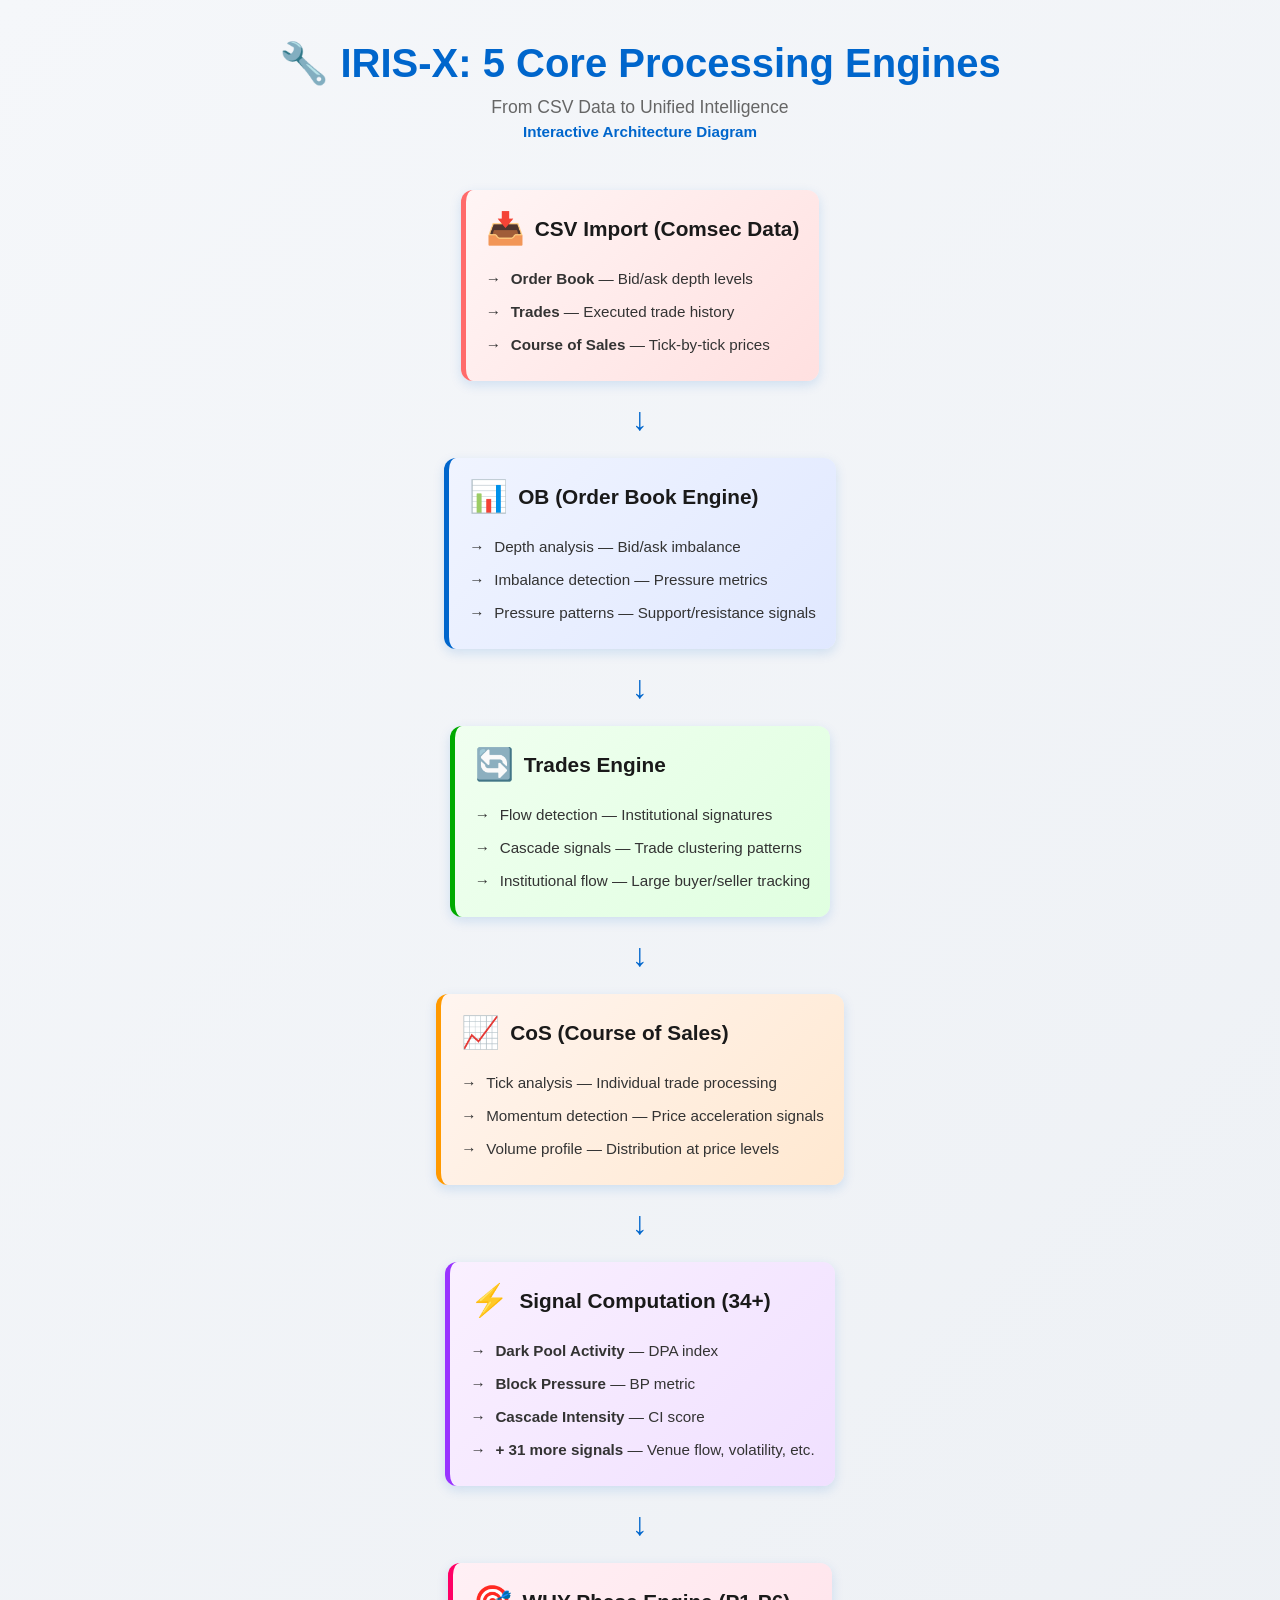
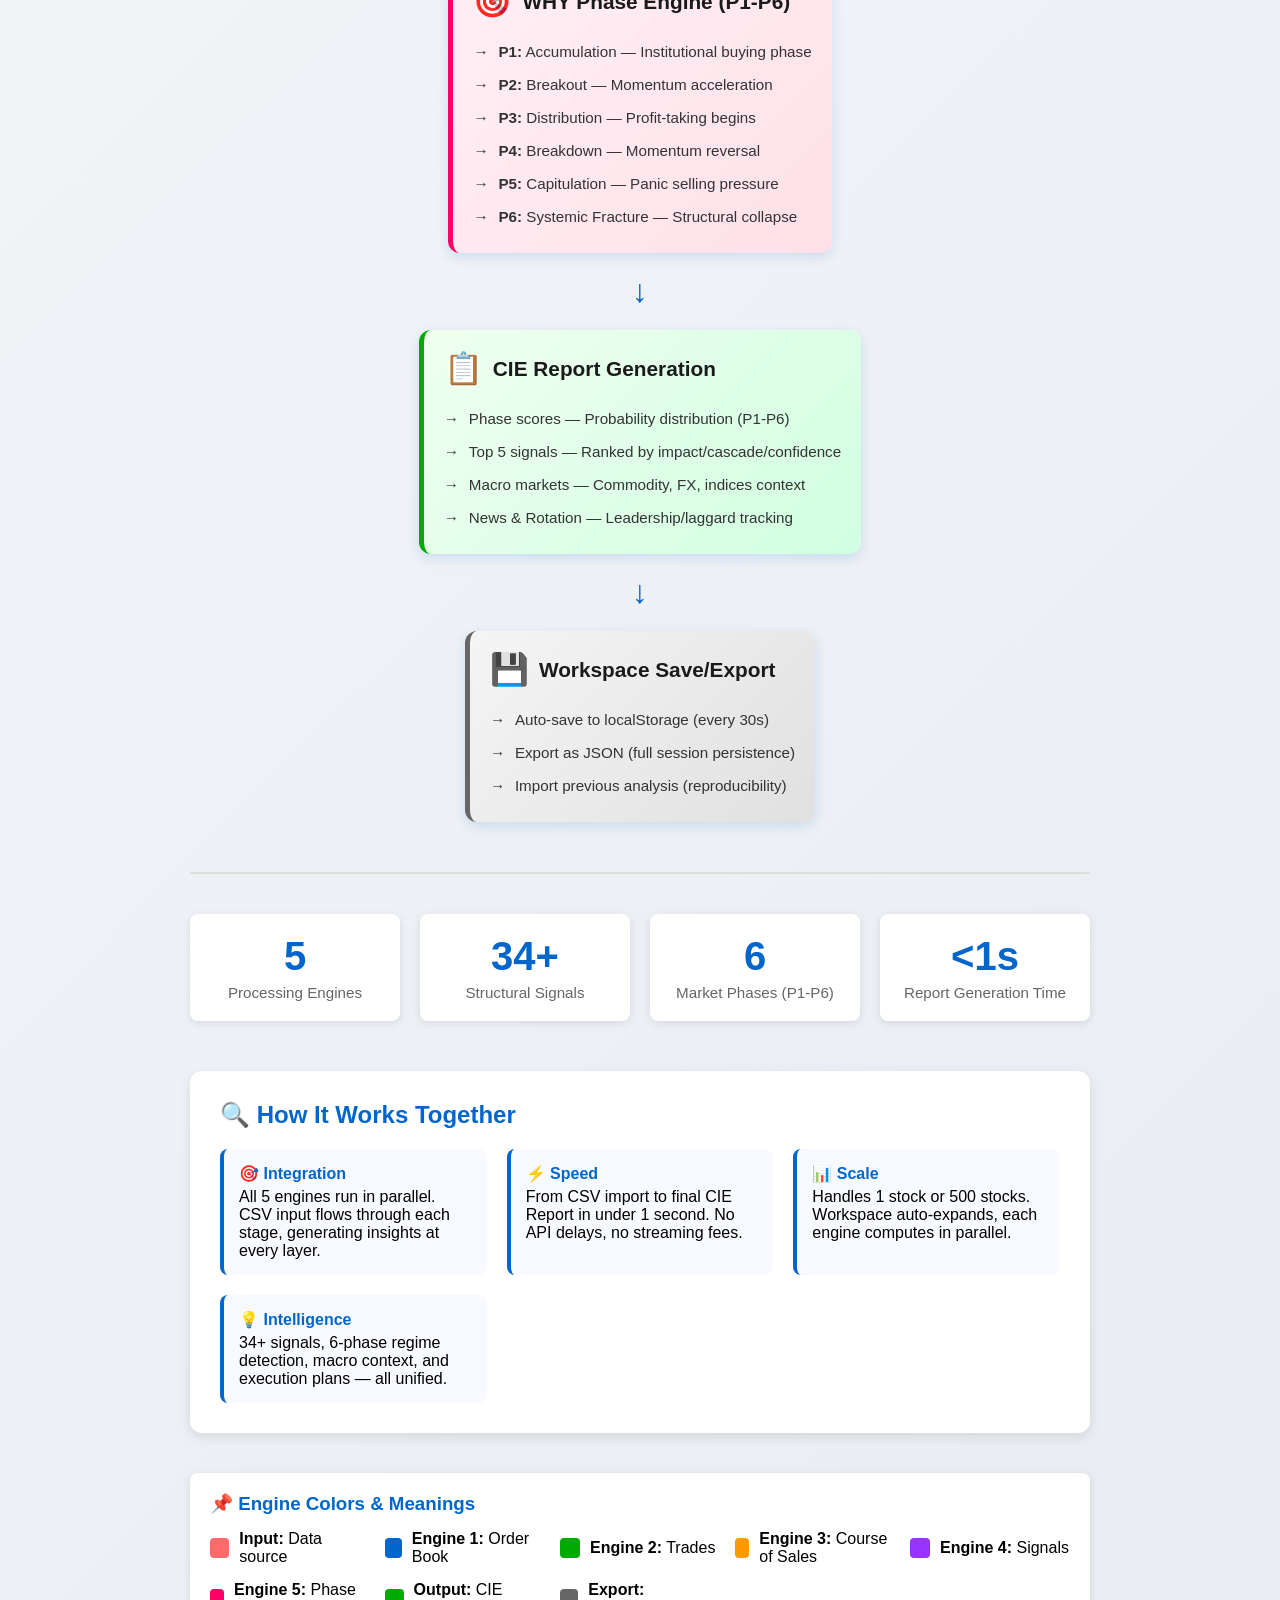
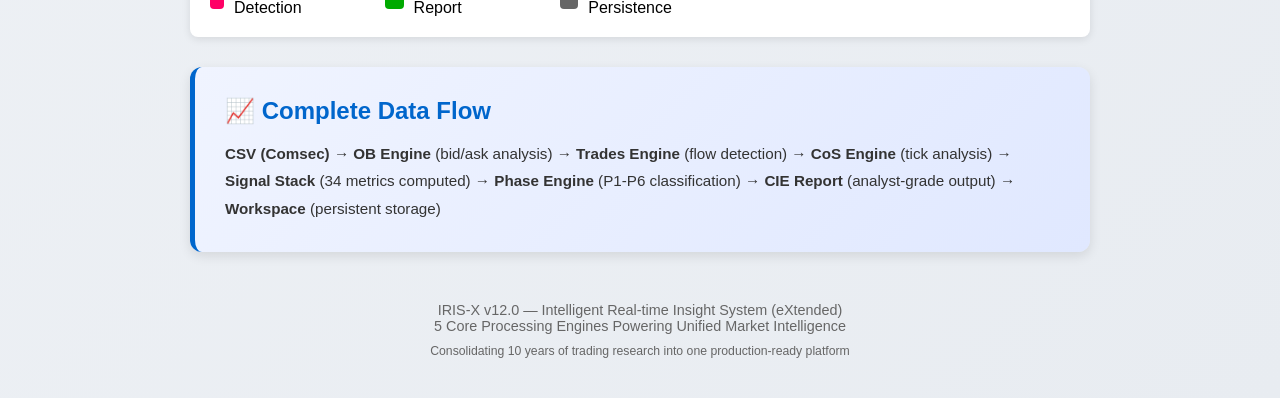
<file: BACKUP_FINAL_20260603_181129/cie/IRIS-X-5-ENGINES-INTERACTIVE.html>
<!DOCTYPE html>
<html lang="en">
<head>
    <meta charset="UTF-8">
    <meta name="viewport" content="width=device-width, initial-scale=1.0">
    <title>IRIS-X: 5 Core Processing Engines - Interactive Diagram</title>
    <style>
        * {
            margin: 0;
            padding: 0;
            box-sizing: border-box;
        }

        body {
            font-family: -apple-system, BlinkMacSystemFont, 'Segoe UI', Roboto, sans-serif;
            background: linear-gradient(135deg, #f5f7fa 0%, #e8ecf1 100%);
            padding: 40px 20px;
            min-height: 100vh;
        }

        .container {
            max-width: 900px;
            margin: 0 auto;
        }

        header {
            text-align: center;
            margin-bottom: 50px;
        }

        h1 {
            color: #0066cc;
            font-size: 2.5em;
            margin-bottom: 10px;
        }

        .subtitle {
            color: #666;
            font-size: 1.1em;
            margin-bottom: 5px;
        }

        .tagline {
            color: #0066cc;
            font-size: 0.95em;
            font-weight: 600;
        }

        /* Flow Diagram */
        .flow-diagram {
            display: flex;
            flex-direction: column;
            gap: 20px;
            position: relative;
        }

        /* Stage Container */
        .stage {
            display: flex;
            justify-content: center;
            align-items: center;
            gap: 20px;
            position: relative;
            animation: slideIn 0.8s ease-out;
        }

        @keyframes slideIn {
            from {
                opacity: 0;
                transform: translateY(20px);
            }
            to {
                opacity: 1;
                transform: translateY(0);
            }
        }

        /* Engine Box */
        .engine-box {
            background: white;
            border-radius: 12px;
            padding: 20px;
            min-width: 300px;
            box-shadow: 0 4px 12px rgba(0, 102, 204, 0.15);
            border-left: 5px solid;
            transition: all 0.3s ease;
            cursor: pointer;
        }

        .engine-box:hover {
            transform: translateY(-5px);
            box-shadow: 0 8px 24px rgba(0, 102, 204, 0.25);
        }

        .engine-box.input {
            border-left-color: #ff6b6b;
            background: linear-gradient(135deg, #fff5f5 0%, #ffe0e0 100%);
        }

        .engine-box.engine-1 {
            border-left-color: #0066cc;
            background: linear-gradient(135deg, #f0f4ff 0%, #e0e8ff 100%);
        }

        .engine-box.engine-2 {
            border-left-color: #00aa00;
            background: linear-gradient(135deg, #f0fff0 0%, #e0ffe0 100%);
        }

        .engine-box.engine-3 {
            border-left-color: #ff9900;
            background: linear-gradient(135deg, #fff5f0 0%, #ffe8d0 100%);
        }

        .engine-box.engine-4 {
            border-left-color: #9933ff;
            background: linear-gradient(135deg, #faf0ff 0%, #f0e0ff 100%);
        }

        .engine-box.engine-5 {
            border-left-color: #ff0066;
            background: linear-gradient(135deg, #fff0f5 0%, #ffe0e8 100%);
        }

        .engine-box.output {
            border-left-color: #00aa00;
            background: linear-gradient(135deg, #f0fff0 0%, #d0ffe0 100%);
        }

        .engine-box.export {
            border-left-color: #666;
            background: linear-gradient(135deg, #f5f5f5 0%, #e0e0e0 100%);
        }

        .engine-title {
            font-size: 1.3em;
            font-weight: 700;
            margin-bottom: 15px;
            color: #1a1a1a;
            display: flex;
            align-items: center;
            gap: 10px;
        }

        .engine-icon {
            font-size: 1.5em;
        }

        .engine-items {
            list-style: none;
            padding: 0;
        }

        .engine-items li {
            padding: 8px 0;
            padding-left: 25px;
            position: relative;
            color: #333;
            font-size: 0.95em;
        }

        .engine-items li:before {
            content: "→";
            position: absolute;
            left: 0;
            font-weight: bold;
            color: inherit;
        }

        /* Arrow */
        .arrow {
            display: flex;
            justify-content: center;
            font-size: 2em;
            color: #0066cc;
            animation: bounce 2s infinite;
        }

        @keyframes bounce {
            0%, 100% {
                transform: translateY(0);
            }
            50% {
                transform: translateY(10px);
            }
        }

        /* Stats Bar */
        .stats-bar {
            display: grid;
            grid-template-columns: repeat(auto-fit, minmax(200px, 1fr));
            gap: 20px;
            margin-top: 50px;
            padding-top: 40px;
            border-top: 2px solid #ddd;
        }

        .stat {
            text-align: center;
            padding: 20px;
            background: white;
            border-radius: 8px;
            box-shadow: 0 2px 8px rgba(0, 0, 0, 0.1);
        }

        .stat-number {
            font-size: 2.5em;
            font-weight: bold;
            color: #0066cc;
        }

        .stat-label {
            color: #666;
            font-size: 0.95em;
            margin-top: 5px;
        }

        /* Summary Section */
        .summary {
            margin-top: 50px;
            background: white;
            padding: 30px;
            border-radius: 12px;
            box-shadow: 0 4px 12px rgba(0, 0, 0, 0.1);
        }

        .summary h2 {
            color: #0066cc;
            margin-bottom: 20px;
            font-size: 1.5em;
        }

        .summary-grid {
            display: grid;
            grid-template-columns: repeat(auto-fit, minmax(250px, 1fr));
            gap: 20px;
        }

        .summary-item {
            padding: 15px;
            background: #f8faff;
            border-radius: 8px;
            border-left: 4px solid #0066cc;
        }

        .summary-item strong {
            color: #0066cc;
            display: block;
            margin-bottom: 5px;
        }

        /* Responsive */
        @media (max-width: 768px) {
            h1 {
                font-size: 1.8em;
            }

            .engine-box {
                min-width: 100%;
            }

            .stats-bar {
                grid-template-columns: 1fr 1fr;
            }
        }

        /* Legend */
        .legend {
            margin-top: 40px;
            padding: 20px;
            background: white;
            border-radius: 8px;
            box-shadow: 0 2px 8px rgba(0, 0, 0, 0.1);
        }

        .legend h3 {
            color: #0066cc;
            margin-bottom: 15px;
        }

        .legend-items {
            display: grid;
            grid-template-columns: repeat(auto-fit, minmax(150px, 1fr));
            gap: 15px;
        }

        .legend-item {
            display: flex;
            align-items: center;
            gap: 10px;
        }

        .legend-color {
            width: 20px;
            height: 20px;
            border-radius: 4px;
        }

        .tooltip {
            position: relative;
            cursor: help;
            border-bottom: 1px dotted #0066cc;
        }

        footer {
            text-align: center;
            margin-top: 50px;
            color: #666;
            font-size: 0.9em;
        }
    </style>
</head>
<body>
    <div class="container">
        <header>
            <h1>🔧 IRIS-X: 5 Core Processing Engines</h1>
            <p class="subtitle">From CSV Data to Unified Intelligence</p>
            <p class="tagline">Interactive Architecture Diagram</p>
        </header>

        <!-- Flow Diagram -->
        <div class="flow-diagram">
            <!-- Stage 1: Input -->
            <div class="stage">
                <div class="engine-box input">
                    <div class="engine-title">
                        <span class="engine-icon">📥</span>
                        CSV Import (Comsec Data)
                    </div>
                    <ul class="engine-items">
                        <li><strong>Order Book</strong> — Bid/ask depth levels</li>
                        <li><strong>Trades</strong> — Executed trade history</li>
                        <li><strong>Course of Sales</strong> — Tick-by-tick prices</li>
                    </ul>
                </div>
            </div>

            <div class="arrow">↓</div>

            <!-- Stage 2: Engine 1 (Order Book) -->
            <div class="stage">
                <div class="engine-box engine-1">
                    <div class="engine-title">
                        <span class="engine-icon">📊</span>
                        OB (Order Book Engine)
                    </div>
                    <ul class="engine-items">
                        <li>Depth analysis — Bid/ask imbalance</li>
                        <li>Imbalance detection — Pressure metrics</li>
                        <li>Pressure patterns — Support/resistance signals</li>
                    </ul>
                </div>
            </div>

            <div class="arrow">↓</div>

            <!-- Stage 3: Engine 2 (Trades) -->
            <div class="stage">
                <div class="engine-box engine-2">
                    <div class="engine-title">
                        <span class="engine-icon">🔄</span>
                        Trades Engine
                    </div>
                    <ul class="engine-items">
                        <li>Flow detection — Institutional signatures</li>
                        <li>Cascade signals — Trade clustering patterns</li>
                        <li>Institutional flow — Large buyer/seller tracking</li>
                    </ul>
                </div>
            </div>

            <div class="arrow">↓</div>

            <!-- Stage 4: Engine 3 (Course of Sales) -->
            <div class="stage">
                <div class="engine-box engine-3">
                    <div class="engine-title">
                        <span class="engine-icon">📈</span>
                        CoS (Course of Sales)
                    </div>
                    <ul class="engine-items">
                        <li>Tick analysis — Individual trade processing</li>
                        <li>Momentum detection — Price acceleration signals</li>
                        <li>Volume profile — Distribution at price levels</li>
                    </ul>
                </div>
            </div>

            <div class="arrow">↓</div>

            <!-- Stage 5: Engine 4 (Signal Computation) -->
            <div class="stage">
                <div class="engine-box engine-4">
                    <div class="engine-title">
                        <span class="engine-icon">⚡</span>
                        Signal Computation (34+)
                    </div>
                    <ul class="engine-items">
                        <li><strong>Dark Pool Activity</strong> — DPA index</li>
                        <li><strong>Block Pressure</strong> — BP metric</li>
                        <li><strong>Cascade Intensity</strong> — CI score</li>
                        <li><strong>+ 31 more signals</strong> — Venue flow, volatility, etc.</li>
                    </ul>
                </div>
            </div>

            <div class="arrow">↓</div>

            <!-- Stage 6: Engine 5 (WHY Phase) -->
            <div class="stage">
                <div class="engine-box engine-5">
                    <div class="engine-title">
                        <span class="engine-icon">🎯</span>
                        WHY Phase Engine (P1-P6)
                    </div>
                    <ul class="engine-items">
                        <li><strong>P1:</strong> Accumulation — Institutional buying phase</li>
                        <li><strong>P2:</strong> Breakout — Momentum acceleration</li>
                        <li><strong>P3:</strong> Distribution — Profit-taking begins</li>
                        <li><strong>P4:</strong> Breakdown — Momentum reversal</li>
                        <li><strong>P5:</strong> Capitulation — Panic selling pressure</li>
                        <li><strong>P6:</strong> Systemic Fracture — Structural collapse</li>
                    </ul>
                </div>
            </div>

            <div class="arrow">↓</div>

            <!-- Stage 7: Output -->
            <div class="stage">
                <div class="engine-box output">
                    <div class="engine-title">
                        <span class="engine-icon">📋</span>
                        CIE Report Generation
                    </div>
                    <ul class="engine-items">
                        <li>Phase scores — Probability distribution (P1-P6)</li>
                        <li>Top 5 signals — Ranked by impact/cascade/confidence</li>
                        <li>Macro markets — Commodity, FX, indices context</li>
                        <li>News & Rotation — Leadership/laggard tracking</li>
                    </ul>
                </div>
            </div>

            <div class="arrow">↓</div>

            <!-- Stage 8: Export -->
            <div class="stage">
                <div class="engine-box export">
                    <div class="engine-title">
                        <span class="engine-icon">💾</span>
                        Workspace Save/Export
                    </div>
                    <ul class="engine-items">
                        <li>Auto-save to localStorage (every 30s)</li>
                        <li>Export as JSON (full session persistence)</li>
                        <li>Import previous analysis (reproducibility)</li>
                    </ul>
                </div>
            </div>
        </div>

        <!-- Statistics -->
        <div class="stats-bar">
            <div class="stat">
                <div class="stat-number">5</div>
                <div class="stat-label">Processing Engines</div>
            </div>
            <div class="stat">
                <div class="stat-number">34+</div>
                <div class="stat-label">Structural Signals</div>
            </div>
            <div class="stat">
                <div class="stat-number">6</div>
                <div class="stat-label">Market Phases (P1-P6)</div>
            </div>
            <div class="stat">
                <div class="stat-number">&lt;1s</div>
                <div class="stat-label">Report Generation Time</div>
            </div>
        </div>

        <!-- Summary Section -->
        <div class="summary">
            <h2>🔍 How It Works Together</h2>
            <div class="summary-grid">
                <div class="summary-item">
                    <strong>🎯 Integration</strong>
                    <p>All 5 engines run in parallel. CSV input flows through each stage, generating insights at every layer.</p>
                </div>
                <div class="summary-item">
                    <strong>⚡ Speed</strong>
                    <p>From CSV import to final CIE Report in under 1 second. No API delays, no streaming fees.</p>
                </div>
                <div class="summary-item">
                    <strong>📊 Scale</strong>
                    <p>Handles 1 stock or 500 stocks. Workspace auto-expands, each engine computes in parallel.</p>
                </div>
                <div class="summary-item">
                    <strong>💡 Intelligence</strong>
                    <p>34+ signals, 6-phase regime detection, macro context, and execution plans — all unified.</p>
                </div>
            </div>
        </div>

        <!-- Legend -->
        <div class="legend">
            <h3>📌 Engine Colors & Meanings</h3>
            <div class="legend-items">
                <div class="legend-item">
                    <div class="legend-color" style="background: #ff6b6b;"></div>
                    <span><strong>Input:</strong> Data source</span>
                </div>
                <div class="legend-item">
                    <div class="legend-color" style="background: #0066cc;"></div>
                    <span><strong>Engine 1:</strong> Order Book</span>
                </div>
                <div class="legend-item">
                    <div class="legend-color" style="background: #00aa00;"></div>
                    <span><strong>Engine 2:</strong> Trades</span>
                </div>
                <div class="legend-item">
                    <div class="legend-color" style="background: #ff9900;"></div>
                    <span><strong>Engine 3:</strong> Course of Sales</span>
                </div>
                <div class="legend-item">
                    <div class="legend-color" style="background: #9933ff;"></div>
                    <span><strong>Engine 4:</strong> Signals</span>
                </div>
                <div class="legend-item">
                    <div class="legend-color" style="background: #ff0066;"></div>
                    <span><strong>Engine 5:</strong> Phase Detection</span>
                </div>
                <div class="legend-item">
                    <div class="legend-color" style="background: #00aa00;"></div>
                    <span><strong>Output:</strong> CIE Report</span>
                </div>
                <div class="legend-item">
                    <div class="legend-color" style="background: #666;"></div>
                    <span><strong>Export:</strong> Persistence</span>
                </div>
            </div>
        </div>

        <!-- Data Flow Summary -->
        <div class="summary" style="margin-top: 30px; background: linear-gradient(135deg, #f0f4ff 0%, #e0e8ff 100%); border-left: 5px solid #0066cc;">
            <h2 style="margin-bottom: 15px;">📈 Complete Data Flow</h2>
            <p style="line-height: 1.8; color: #333; font-size: 0.95em;">
                <strong>CSV (Comsec)</strong>
                → <strong>OB Engine</strong> (bid/ask analysis)
                → <strong>Trades Engine</strong> (flow detection)
                → <strong>CoS Engine</strong> (tick analysis)
                → <strong>Signal Stack</strong> (34 metrics computed)
                → <strong>Phase Engine</strong> (P1-P6 classification)
                → <strong>CIE Report</strong> (analyst-grade output)
                → <strong>Workspace</strong> (persistent storage)
            </p>
        </div>

        <footer>
            <p>IRIS-X v12.0 — Intelligent Real-time Insight System (eXtended)</p>
            <p>5 Core Processing Engines Powering Unified Market Intelligence</p>
            <p style="margin-top: 10px; font-size: 0.85em;">
                Consolidating 10 years of trading research into one production-ready platform
            </p>
        </footer>
    </div>
</body>
</html>
</file>
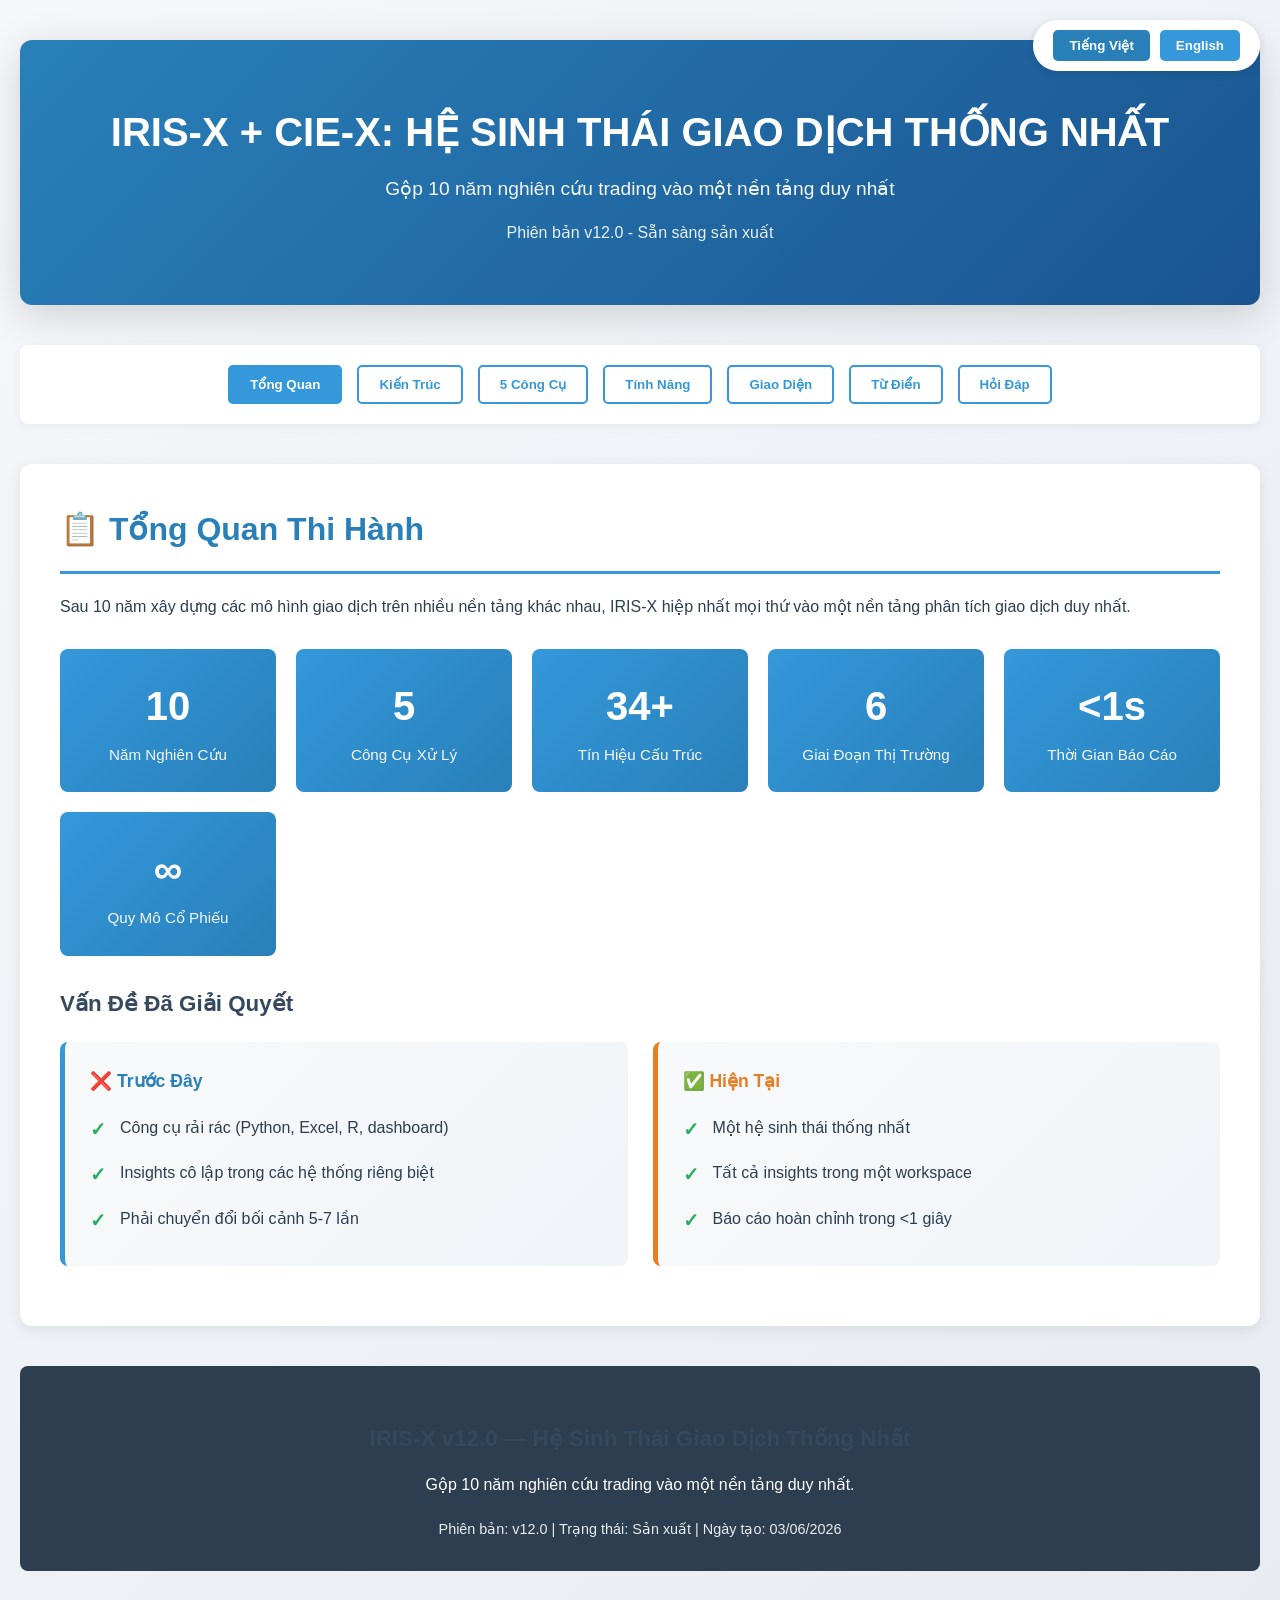
<file: BACKUP_FINAL_20260603_181129/cie/iris-x-ciei-ecosystem-dashboard.html>
<!DOCTYPE html>
<html lang="vi">
<head>
    <meta charset="UTF-8">
    <meta name="viewport" content="width=device-width, initial-scale=1.0">
    <title>IRIS-X + CIE-X: Unified Trading Ecosystem Dashboard</title>
    <style>
        * {
            margin: 0;
            padding: 0;
            box-sizing: border-box;
        }

        body {
            font-family: 'Segoe UI', -apple-system, BlinkMacSystemFont, sans-serif;
            background: linear-gradient(135deg, #f5f7fa 0%, #e8ecf1 100%);
            color: #2c3e50;
            line-height: 1.6;
        }

        .language-toggle {
            position: fixed;
            top: 20px;
            right: 20px;
            z-index: 1000;
            background: white;
            padding: 10px 20px;
            border-radius: 25px;
            box-shadow: 0 2px 10px rgba(0,0,0,0.1);
            display: flex;
            gap: 10px;
        }

        .lang-btn {
            padding: 8px 16px;
            border: none;
            background: #3498db;
            color: white;
            border-radius: 5px;
            cursor: pointer;
            font-weight: 600;
            transition: all 0.3s;
        }

        .lang-btn.active {
            background: #2980b9;
        }

        .lang-btn:hover {
            transform: translateY(-2px);
            box-shadow: 0 4px 8px rgba(0,0,0,0.2);
        }

        .container {
            max-width: 1400px;
            margin: 0 auto;
            padding: 40px 20px;
        }

        header {
            background: linear-gradient(135deg, #2980b9 0%, #1a5490 100%);
            color: white;
            padding: 60px 40px;
            border-radius: 12px;
            text-align: center;
            margin-bottom: 40px;
            box-shadow: 0 10px 40px rgba(0,0,0,0.15);
        }

        header h1 {
            font-size: 2.5em;
            margin-bottom: 10px;
        }

        header p {
            font-size: 1.2em;
            opacity: 0.95;
        }

        header .subtitle {
            margin-top: 15px;
            font-size: 1em;
            opacity: 0.9;
        }

        nav {
            background: white;
            padding: 20px;
            border-radius: 8px;
            margin-bottom: 40px;
            box-shadow: 0 2px 10px rgba(0,0,0,0.05);
            display: flex;
            flex-wrap: wrap;
            gap: 15px;
            justify-content: center;
        }

        nav button {
            padding: 10px 20px;
            border: 2px solid #3498db;
            background: white;
            color: #3498db;
            border-radius: 5px;
            cursor: pointer;
            font-weight: 600;
            transition: all 0.3s;
        }

        nav button:hover,
        nav button.active {
            background: #3498db;
            color: white;
        }

        section {
            background: white;
            padding: 40px;
            border-radius: 12px;
            margin-bottom: 30px;
            box-shadow: 0 4px 15px rgba(0,0,0,0.08);
            display: none;
        }

        section.active {
            display: block;
            animation: fadeIn 0.3s ease-in;
        }

        @keyframes fadeIn {
            from { opacity: 0; }
            to { opacity: 1; }
        }

        h2 {
            color: #2980b9;
            font-size: 2em;
            margin-bottom: 20px;
            padding-bottom: 15px;
            border-bottom: 3px solid #3498db;
        }

        h3 {
            color: #34495e;
            font-size: 1.4em;
            margin-top: 25px;
            margin-bottom: 15px;
        }

        .grid-2 {
            display: grid;
            grid-template-columns: 1fr 1fr;
            gap: 25px;
            margin: 20px 0;
        }

        .grid-3 {
            display: grid;
            grid-template-columns: repeat(auto-fit, minmax(300px, 1fr));
            gap: 20px;
            margin: 20px 0;
        }

        .card {
            background: linear-gradient(135deg, #f8f9fa 0%, #f0f4f8 100%);
            padding: 25px;
            border-radius: 8px;
            border-left: 5px solid #3498db;
            transition: all 0.3s;
        }

        .card:hover {
            transform: translateY(-5px);
            box-shadow: 0 8px 20px rgba(0,0,0,0.1);
        }

        .card.iris {
            border-left-color: #3498db;
        }

        .card.cie {
            border-left-color: #e67e22;
        }

        .card.engine {
            border-left-color: #9b59b6;
        }

        .card h4 {
            color: #2980b9;
            margin-bottom: 10px;
            font-size: 1.1em;
        }

        .card.cie h4 {
            color: #e67e22;
        }

        .card.engine h4 {
            color: #9b59b6;
        }

        .stats {
            display: grid;
            grid-template-columns: repeat(auto-fit, minmax(200px, 1fr));
            gap: 20px;
            margin: 30px 0;
        }

        .stat-box {
            background: linear-gradient(135deg, #3498db 0%, #2980b9 100%);
            color: white;
            padding: 25px;
            border-radius: 8px;
            text-align: center;
        }

        .stat-number {
            font-size: 2.5em;
            font-weight: bold;
            margin-bottom: 5px;
        }

        .stat-label {
            font-size: 0.95em;
            opacity: 0.95;
        }

        .image-section {
            margin: 30px 0;
            text-align: center;
        }

        .image-section img {
            max-width: 100%;
            border-radius: 8px;
            box-shadow: 0 4px 15px rgba(0,0,0,0.1);
            margin: 15px 0;
        }

        .image-caption {
            font-size: 0.9em;
            color: #7f8c8d;
            font-style: italic;
            margin-top: 10px;
        }

        table {
            width: 100%;
            border-collapse: collapse;
            margin: 20px 0;
        }

        table th {
            background: #3498db;
            color: white;
            padding: 15px;
            text-align: left;
        }

        table td {
            padding: 12px 15px;
            border-bottom: 1px solid #ecf0f1;
        }

        table tr:nth-child(even) {
            background: #f8f9fa;
        }

        .architecture-diagram {
            background: #f8f9fa;
            padding: 25px;
            border-radius: 8px;
            border: 2px dashed #3498db;
            margin: 20px 0;
            font-family: 'Courier New', monospace;
            white-space: pre-wrap;
            overflow-x: auto;
            font-size: 0.9em;
            line-height: 1.5;
        }

        .feature-list {
            list-style: none;
            padding: 0;
        }

        .feature-list li {
            padding: 10px 0;
            padding-left: 30px;
            position: relative;
        }

        .feature-list li:before {
            content: "✓";
            position: absolute;
            left: 0;
            color: #27ae60;
            font-weight: bold;
            font-size: 1.2em;
        }

        .phase-grid {
            display: grid;
            grid-template-columns: repeat(auto-fit, minmax(150px, 1fr));
            gap: 15px;
            margin: 20px 0;
        }

        .phase-box {
            padding: 15px;
            border-radius: 6px;
            text-align: center;
            font-weight: 600;
            color: white;
        }

        .p1 { background: #3498db; }
        .p2 { background: #2ecc71; }
        .p3 { background: #f39c12; }
        .p4 { background: #e74c3c; }
        .p5 { background: #c0392b; }
        .p6 { background: #2c3e50; }

        .two-tier {
            display: grid;
            grid-template-columns: 1fr 1fr;
            gap: 20px;
            margin: 30px 0;
        }

        .tier {
            padding: 25px;
            border-radius: 8px;
        }

        .tier.micro {
            background: linear-gradient(135deg, #e3f2fd 0%, #bbdefb 100%);
            border: 2px solid #3498db;
        }

        .tier.macro {
            background: linear-gradient(135deg, #fff3e0 0%, #ffe0b2 100%);
            border: 2px solid #e67e22;
        }

        .tier h4 {
            margin-bottom: 15px;
            font-size: 1.2em;
        }

        .tier.micro h4 {
            color: #2980b9;
        }

        .tier.macro h4 {
            color: #d68910;
        }

        footer {
            background: #2c3e50;
            color: white;
            text-align: center;
            padding: 30px;
            border-radius: 8px;
            margin-top: 40px;
        }

        .button {
            display: inline-block;
            background: #3498db;
            color: white;
            padding: 12px 25px;
            border-radius: 5px;
            text-decoration: none;
            margin: 10px 5px;
            transition: all 0.3s;
            border: none;
            cursor: pointer;
        }

        .button:hover {
            background: #2980b9;
            transform: translateY(-2px);
            box-shadow: 0 4px 12px rgba(0,0,0,0.2);
        }

        .hidden {
            display: none;
        }

        .badge {
            display: inline-block;
            background: #27ae60;
            color: white;
            padding: 5px 12px;
            border-radius: 20px;
            font-size: 0.85em;
            margin: 5px;
        }

        @media (max-width: 768px) {
            .grid-2,
            .two-tier {
                grid-template-columns: 1fr;
            }

            header h1 {
                font-size: 1.8em;
            }

            nav {
                flex-direction: column;
                align-items: center;
            }

            section {
                padding: 20px;
            }
        }
    </style>
</head>
<body>

    <!-- Language Toggle -->
    <div class="language-toggle">
        <button class="lang-btn active" onclick="setLanguage('vi')">Tiếng Việt</button>
        <button class="lang-btn" onclick="setLanguage('en')">English</button>
    </div>

    <!-- Header -->
    <div class="container">
        <header>
            <h1 data-vi="IRIS-X + CIE-X: HỆ SINH THÁI GIAO DỊCH THỐNG NHẤT"
                data-en="IRIS-X + CIE-X: Unified Trading Ecosystem">
                IRIS-X + CIE-X: HỆ SINH THÁI GIAO DỊCH THỐNG NHẤT
            </h1>
            <p data-vi="Gộp 10 năm nghiên cứu trading vào một nền tảng duy nhất"
               data-en="Consolidating 10 Years of Trading Research into One Platform">
                Gộp 10 năm nghiên cứu trading vào một nền tảng duy nhất
            </p>
            <div class="subtitle">
                <span data-vi="Phiên bản v12.0 - Sẵn sàng sản xuất"
                      data-en="Version v12.0 - Production Ready">
                    Phiên bản v12.0 - Sẵn sàng sản xuất
                </span>
            </div>
        </header>

        <!-- Navigation -->
        <nav>
            <button class="active" onclick="showSection('overview')" data-vi="Tổng Quan" data-en="Overview">Tổng Quan</button>
            <button onclick="showSection('architecture')" data-vi="Kiến Trúc" data-en="Architecture">Kiến Trúc</button>
            <button onclick="showSection('engines')" data-vi="5 Công Cụ" data-en="5 Engines">5 Công Cụ</button>
            <button onclick="showSection('features')" data-vi="Tính Năng" data-en="Features">Tính Năng</button>
            <button onclick="showSection('screens')" data-vi="Giao Diện" data-en="Screens">Giao Diện</button>
            <button onclick="showSection('glossary')" data-vi="Từ Điển" data-en="Glossary">Từ Điển</button>
            <button onclick="showSection('faq')" data-vi="Hỏi Đáp" data-en="FAQ">Hỏi Đáp</button>
        </nav>

        <!-- ============ SECTION 1: OVERVIEW ============ -->
        <section id="overview" class="active">
            <h2 data-vi="📋 Tổng Quan Thi Hành" data-en="📋 Executive Overview">
                📋 Tổng Quan Thi Hành
            </h2>

            <p data-vi="Sau 10 năm xây dựng các mô hình giao dịch trên nhiều nền tảng khác nhau, IRIS-X hiệp nhất mọi thứ vào một nền tảng phân tích giao dịch duy nhất."
               data-en="After 10 years of consolidating trading research across multiple platforms, IRIS-X unifies everything into a single, modular trading analysis platform.">
                Sau 10 năm xây dựng các mô hình giao dịch trên nhiều nền tảng khác nhau, IRIS-X hiệp nhất mọi thứ vào một nền tảng phân tích giao dịch duy nhất.
            </p>

            <div class="stats">
                <div class="stat-box">
                    <div class="stat-number">10</div>
                    <div class="stat-label" data-vi="Năm Nghiên Cứu" data-en="Years of Research">Năm Nghiên Cứu</div>
                </div>
                <div class="stat-box">
                    <div class="stat-number">5</div>
                    <div class="stat-label" data-vi="Công Cụ Xử Lý" data-en="Processing Engines">Công Cụ Xử Lý</div>
                </div>
                <div class="stat-box">
                    <div class="stat-number">34+</div>
                    <div class="stat-label" data-vi="Tín Hiệu Cấu Trúc" data-en="Structural Signals">Tín Hiệu Cấu Trúc</div>
                </div>
                <div class="stat-box">
                    <div class="stat-number">6</div>
                    <div class="stat-label" data-vi="Giai Đoạn Thị Trường" data-en="Market Phases">Giai Đoạn Thị Trường</div>
                </div>
                <div class="stat-box">
                    <div class="stat-number">&lt;1s</div>
                    <div class="stat-label" data-vi="Thời Gian Báo Cáo" data-en="Report Time">Thời Gian Báo Cáo</div>
                </div>
                <div class="stat-box">
                    <div class="stat-number">∞</div>
                    <div class="stat-label" data-vi="Quy Mô Cổ Phiếu" data-en="Stock Scale">Quy Mô Cổ Phiếu</div>
                </div>
            </div>

            <h3 data-vi="Vấn Đề Đã Giải Quyết" data-en="Problem Solved">
                Vấn Đề Đã Giải Quyết
            </h3>

            <div class="grid-2">
                <div class="card iris">
                    <h4 data-vi="❌ Trước Đây" data-en="❌ Before">❌ Trước Đây</h4>
                    <ul class="feature-list" style="list-style: none;">
                        <li data-vi="Công cụ rải rác (Python, Excel, R, dashboard)"
                            data-en="Fragmented tools (Python, Excel, R, dashboards)">
                            Công cụ rải rác (Python, Excel, R, dashboard)
                        </li>
                        <li data-vi="Insights cô lập trong các hệ thống riêng biệt"
                            data-en="Insights isolated in separate systems">
                            Insights cô lập trong các hệ thống riêng biệt
                        </li>
                        <li data-vi="Phải chuyển đổi bối cảnh 5-7 lần"
                            data-en="Required 5-7 context switches">
                            Phải chuyển đổi bối cảnh 5-7 lần
                        </li>
                    </ul>
                </div>

                <div class="card cie">
                    <h4 data-vi="✅ Hiện Tại" data-en="✅ Now">✅ Hiện Tại</h4>
                    <ul class="feature-list">
                        <li data-vi="Một hệ sinh thái thống nhất"
                            data-en="One unified ecosystem">
                            Một hệ sinh thái thống nhất
                        </li>
                        <li data-vi="Tất cả insights trong một workspace"
                            data-en="All insights in one workspace">
                            Tất cả insights trong một workspace
                        </li>
                        <li data-vi="Báo cáo hoàn chỉnh trong &lt;1 giây"
                            data-en="Complete report in &lt;1 second">
                            Báo cáo hoàn chỉnh trong &lt;1 giây
                        </li>
                    </ul>
                </div>
            </div>
        </section>

        <!-- ============ SECTION 2: ARCHITECTURE ============ -->
        <section id="architecture">
            <h2 data-vi="🏗️ Kiến Trúc Hệ Thống" data-en="🏗️ System Architecture">
                🏗️ Kiến Trúc Hệ Thống
            </h2>

            <h3 data-vi="Thiết Kế Hai Tầng (Micro + Macro)" data-en="Two-Tier Design (Micro + Macro)">
                Thiết Kế Hai Tầng (Micro + Macro)
            </h3>

            <div class="two-tier">
                <div class="tier micro">
                    <h4>🔵 IRIS-X (Tầng Microstructure)</h4>
                    <p data-vi="Phân tích vi cấu trúc thị trường từ dữ liệu Comsec. Tính toán 34+ tín hiệu cấu trúc. Phân tích cân bằng danh mục (7-trục radar)."
                       data-en="Microstructure analysis from Comsec data. Computes 34+ structural signals. Portfolio balance (7-axis radar).">
                        Phân tích vi cấu trúc thị trường từ dữ liệu Comsec. Tính toán 34+ tín hiệu cấu trúc. Phân tích cân bằng danh mục (7-trục radar).
                    </p>
                    <div class="feature-list" style="margin-top: 15px;">
                        <li data-vi="CSV nhập: Order Book, Trades, CoS"
                            data-en="CSV Input: Order Book, Trades, CoS">
                            CSV nhập: Order Book, Trades, CoS
                        </li>
                        <li data-vi="Tính toán song song 34+ tín hiệu"
                            data-en="Parallel compute 34+ signals">
                            Tính toán song song 34+ tín hiệu
                        </li>
                        <li data-vi="Xuất: Cân bằng danh mục, kế hoạch thực thi"
                            data-en="Output: Portfolio balance, execution plans">
                            Xuất: Cân bằng danh mục, kế hoạch thực thi
                        </li>
                    </div>
                </div>

                <div class="tier macro">
                    <h4>🟠 CIE-X (Tầng Macro Intelligence)</h4>
                    <p data-vi="Quét tin tức 6AM hàng ngày. Phát hiện giai đoạn thị trường (P1-P6). Mô hình hóa kịch bản xoay vòng."
                       data-en="6AM daily news scan. Market phase detection (P1-P6). Rotation scenario modeling.">
                        Quét tin tức 6AM hàng ngày. Phát hiện giai đoạn thị trường (P1-P6). Mô hình hóa kịch bản xoay vòng.
                    </p>
                    <div class="feature-list" style="margin-top: 15px;">
                        <li data-vi="6AM: Tự động quét Scanlist + News"
                            data-en="6AM: Auto-scan Scanlist + News">
                            6AM: Tự động quét Scanlist + News
                        </li>
                        <li data-vi="AI Interpreter: Gemini/LLM giải mã bối cảnh"
                            data-en="AI Interpreter: Gemini/LLM decode context">
                            AI Interpreter: Gemini/LLM giải mã bối cảnh
                        </li>
                        <li data-vi="Xuất: CIE Report (P1-P6, rotation, news)"
                            data-en="Output: CIE Report (P1-P6, rotation, news)">
                            Xuất: CIE Report (P1-P6, rotation, news)
                        </li>
                    </div>
                </div>
            </div>

            <h3 data-vi="Dòng Chảy Dữ Liệu Hoàn Chỉnh" data-en="Complete Data Flow">
                Dòng Chảy Dữ Liệu Hoàn Chỉnh
            </h3>

            <div class="architecture-diagram">
CSV (Comsec)
    ↓
[OB Engine | Trades Engine | CoS Engine]
    ↓ (Parallel Processing)
[Signal Computation - 34+ Metrics]
    ↓
[WHY Phase Engine - P1-P6 Detection]
    ↓
[CIE Report Generation]
    ↓
[Workspace Save/Export]
            </div>
        </section>

        <!-- ============ SECTION 3: 5 ENGINES ============ -->
        <section id="engines">
            <h2 data-vi="⚙️ 5 Công Cụ Xử Lý Cốt Lõi" data-en="⚙️ 5 Core Processing Engines">
                ⚙️ 5 Công Cụ Xử Lý Cốt Lõi
            </h2>

            <div class="grid-3">
                <div class="card engine">
                    <h4 data-vi="1️⃣ Order Book Engine" data-en="1️⃣ Order Book Engine">1️⃣ Order Book Engine</h4>
                    <p data-vi="Phân tích độ sâu Order Book. Phát hiện imbalance. Nhận dạng áp lực cơ cấu."
                       data-en="Analyzes OB depth, imbalance detection, pressure patterns.">
                        Phân tích độ sâu Order Book. Phát hiện imbalance. Nhận dạng áp lực cơ cấu.
                    </p>
                </div>

                <div class="card engine">
                    <h4 data-vi="2️⃣ Trades Engine" data-en="2️⃣ Trades Engine">2️⃣ Trades Engine</h4>
                    <p data-vi="Phát hiện dòng chảy. Tính toán tín hiệu cascade. Theo dõi dòng tiền tổ chức."
                       data-en="Flow detection, cascade signals, institutional flow.">
                        Phát hiện dòng chảy. Tính toán tín hiệu cascade. Theo dõi dòng tiền tổ chức.
                    </p>
                </div>

                <div class="card engine">
                    <h4 data-vi="3️⃣ CoS Engine" data-en="3️⃣ Course of Sales Engine">3️⃣ CoS Engine</h4>
                    <p data-vi="Phân tích từng tick. Phát hiện momentum. Tạo hồ sơ khối lượng."
                       data-en="Tick analysis, momentum detection, volume profiling.">
                        Phân tích từng tick. Phát hiện momentum. Tạo hồ sơ khối lượng.
                    </p>
                </div>

                <div class="card engine">
                    <h4 data-vi="4️⃣ Signal Computation" data-en="4️⃣ Signal Computation">4️⃣ Signal Computation (34+)</h4>
                    <p data-vi="Tính toán 34+ tín hiệu cấu trúc song song. DPA, Block Pressure, Cascade Intensity, v.v."
                       data-en="Computes 34+ signals in parallel. DPA, BP, CI, and more.">
                        Tính toán 34+ tín hiệu cấu trúc song song. DPA, Block Pressure, Cascade Intensity, v.v.
                    </p>
                </div>

                <div class="card engine">
                    <h4 data-vi="5️⃣ WHY Phase Engine" data-en="5️⃣ WHY Phase Engine">5️⃣ WHY Phase Engine (P1-P6)</h4>
                    <p data-vi="Phát hiện giai đoạn thị trường. P1: Tích lũy, P2: Thoát hiểm, P3: Phân phối, P4: Phá vỡ, P5: Bỏ cuộc, P6: Gãy hệ thống."
                       data-en="Market regime classification from P1 (Accumulation) to P6 (Systemic Fracture).">
                        Phát hiện giai đoạn thị trường. P1: Tích lũy → P6: Gãy hệ thống.
                    </p>
                </div>

                <div class="card engine">
                    <h4 data-vi="📋 CIE Report" data-en="📋 CIE Report">📋 CIE Report Generation</h4>
                    <p data-vi="Tạo báo cáo Cycle Intelligence hoàn chỉnh. Điểm giai đoạn, top 5 tín hiệu, macro, news, kế hoạch thực thi."
                       data-en="Generates analyst-grade CIE Report with all insights.">
                        Tạo báo cáo Cycle Intelligence hoàn chỉnh.
                    </p>
                </div>
            </div>
        </section>

        <!-- ============ SECTION 4: FEATURES ============ -->
        <section id="features">
            <h2 data-vi="✨ Các Tính Năng Chính (v12.0)" data-en="✨ Key Features (v12.0)">
                ✨ Các Tính Năng Chính (v12.0)
            </h2>

            <div class="grid-2">
                <div class="card iris">
                    <h4 data-vi="📅 Định Dạng Sydney" data-en="📅 Sydney Datetime Format">📅 Định Dạng Sydney</h4>
                    <p data-vi="Snapshot hiển thị theo múi giờ Sydney: DD/MM/YYYY, h:mm:ss AM/PM"
                       data-en="Timestamps in Sydney timezone: 02/06/2026, 8:00:00 PM">
                        Snapshot hiển thị theo múi giờ Sydney: DD/MM/YYYY, h:mm:ss AM/PM
                    </p>
                </div>

                <div class="card iris">
                    <h4 data-vi="🎯 Các Phần Mở Rộng" data-en="🎯 Expandable Sections">🎯 Các Phần Mở Rộng</h4>
                    <p data-vi="📰 Show News, 🔍 Show Scan (ẩn theo mặc định, bấm để mở rộng)"
                       data-en="📰 News, 🔍 Scan (hidden by default, expandable)">
                        📰 Show News, 🔍 Show Scan (ẩn theo mặc định, bấm để mở rộng)
                    </p>
                </div>

                <div class="card iris">
                    <h4 data-vi="💾 Lưu Trữ Dữ Liệu" data-en="💾 Persistence">💾 Lưu Trữ Dữ Liệu</h4>
                    <p data-vi="Auto-save mỗi 30s. Export JSON. Import trước đó - hoàn toàn tái tạo được."
                       data-en="Auto-save every 30s, export, import previous - full reproducibility.">
                        Auto-save mỗi 30s. Export JSON. Import trước đó - hoàn toàn tái tạo được.
                    </p>
                </div>

                <div class="card iris">
                    <h4 data-vi="📊 Mở Rộng Danh Mục" data-en="📊 Portfolio Expansion">📊 Mở Rộng Danh Mục</h4>
                    <p data-vi="Không có giới hạn số cổ phiếu. 1 cổ phiếu hay 500 cổ phiếu, cùng quy trình."
                       data-en="Unlimited stocks. 1 stock or 500 stocks, same workflow.">
                        Không có giới hạn số cổ phiếu. 1 cổ phiếu hay 500 cổ phiếu, cùng quy trình.
                    </p>
                </div>

                <div class="card iris">
                    <h4 data-vi="🔧 Thanh Công Cụ CIE" data-en="🔧 CIE Toolbar">🔧 Thanh Công Cụ CIE (4 Nút)</h4>
                    <p data-vi="1. Import json1.json | 2. Expand Workspace | 3. Export Report | 4. Import CIE File"
                       data-en="Import json1 | Expand Workspace | Export Report | Import CIE File">
                        1. Import json1.json | 2. Expand Workspace | 3. Export Report | 4. Import CIE File
                    </p>
                </div>

                <div class="card iris">
                    <h4 data-vi="✍️ Kiểu Chữ Chuyên Nghiệp" data-en="✍️ Professional Typography">✍️ Kiểu Chữ Chuyên Nghiệp</h4>
                    <p data-vi="Nhãn in đậm, màu tối (#1a1a1a), font-weight 600-700 - dễ đọc."
                       data-en="Bold labels, dark text, high contrast readability.">
                        Nhãn in đậm, màu tối (#1a1a1a), font-weight 600-700 - dễ đọc.
                    </p>
                </div>
            </div>
        </section>

        <!-- ============ SECTION 5: SCREENS ============ -->
        <section id="screens">
            <h2 data-vi="📱 Giao Diện Người Dùng" data-en="📱 User Interface">
                📱 Giao Diện Người Dùng
            </h2>

            <p data-vi="IRIS-X có 5 màn hình chính. Dưới đây là mô tả và hình ảnh:"
               data-en="IRIS-X features 5 main screens. Below are descriptions and screenshots:">
                IRIS-X có 5 màn hình chính. Dưới đây là mô tả và hình ảnh:
            </p>

            <h3 data-vi="📊 Tất Cả Các Màn Hình" data-en="📊 All Screens">
                📊 Tất Cả Các Màn Hình
            </h3>

            <div class="image-section">
                <p style="font-weight: bold; margin-bottom: 15px;">
                    <span data-vi="[Screen1.jpeg - CIE Report]"
                          data-en="[Screen1.jpeg - CIE Report]">[Screen1.jpeg - CIE Report]</span>
                </p>
                <p class="image-caption" data-vi="Màn hình báo cáo CIE với phase P6, top 5 signals, news, scan list"
                                         data-en="CIE Report screen with P6 phase, top 5 signals, news, scan list">
                    Màn hình báo cáo CIE với phase P6, top 5 signals, news, scan list
                </p>
            </div>

            <div class="grid-2">
                <div class="card iris">
                    <h4 data-vi="1. Portfolio Screen" data-en="1. Portfolio Screen">1. Portfolio Screen</h4>
                    <p data-vi="Xem và quản lý danh mục. Bảng nắm giữ, biểu đồ phân bổ."
                       data-en="View and manage portfolio. Holdings table, allocation chart.">
                        Xem và quản lý danh mục. Bảng nắm giữ, biểu đồ phân bổ.
                    </p>
                </div>

                <div class="card iris">
                    <h4 data-vi="2. Order Book Screen" data-en="2. Order Book Screen">2. Order Book Screen</h4>
                    <p data-vi="Phân tích Order Book. Bảng độ sâu Bid/Ask. Phân tích Venue Split."
                       data-en="Analyze order book. Bid/ask depth table. Venue split analysis.">
                        Phân tích Order Book. Bảng độ sâu Bid/Ask. Phân tích Venue Split.
                    </p>
                </div>

                <div class="card iris">
                    <h4 data-vi="3. Trading CSV Screen" data-en="3. Trading CSV Screen">3. Trading CSV Screen</h4>
                    <p data-vi="Phân tích lịch sử giao dịch. Phát hiện dòng chảy. Thống kê dòng chảy."
                       data-en="Analyze trade history. Flow detection. Flow statistics.">
                        Phân tích lịch sử giao dịch. Phát hiện dòng chảy. Thống kê dòng chảy.
                    </p>
                </div>

                <div class="card iris">
                    <h4 data-vi="4. Course of Sales Screen" data-en="4. CoS Screen">4. Course of Sales Screen</h4>
                    <p data-vi="Phân tích từng tick. Biểu đồ tick. Hồ sơ khối lượng. Tín hiệu Momentum."
                       data-en="Tick-by-tick analysis. Tick chart. Volume profile. Momentum signals.">
                        Phân tích từng tick. Biểu đồ tick. Hồ sơ khối lượng. Tín hiệu Momentum.
                    </p>
                </div>

                <div class="card iris" style="grid-column: span 2;">
                    <h4 data-vi="5. CIE Report Screen (Trung Tâm Chính)" data-en="5. CIE Report (Main Hub)">5. CIE Report Screen (Trung Tâm Chính)</h4>
                    <p data-vi="Báo cáo CIE hoàn chỉnh: Snapshot (Sydney time), Phase Probability (P1-P6), Best-Core Signal, Top 5 Signals (mở rộng), News List (mở rộng), Scan List (mở rộng), Macro Markets, Domain Activity, Execution Plans."
                       data-en="Complete CIE Report: Snapshot (Sydney time), Phase Probability (P1-P6), Best-Core Signal, Top 5 Signals, News List, Scan List, Macro Markets, Execution Plans.">
                        Báo cáo CIE hoàn chỉnh: Snapshot (Sydney time), Phase Probability (P1-P6), Best-Core Signal, Top 5 Signals, News List, Scan List, Macro Markets, Execution Plans.
                    </p>
                </div>
            </div>
        </section>

        <!-- ============ SECTION 6: GLOSSARY ============ -->
        <section id="glossary">
            <h2 data-vi="📚 Từ Điển & Thuật Ngữ" data-en="📚 Glossary & Terminology">
                📚 Từ Điển & Thuật Ngữ
            </h2>

            <h3 data-vi="Các Giai Đoạn Thị Trường (P1-P6)" data-en="Market Phases (P1-P6)">
                Các Giai Đoạn Thị Trường (P1-P6)
            </h3>

            <div class="phase-grid">
                <div class="phase-box p1">P1: Tích Lũy</div>
                <div class="phase-box p2">P2: Thoát Hiểm</div>
                <div class="phase-box p3">P3: Phân Phối</div>
                <div class="phase-box p4">P4: Phá Vỡ</div>
                <div class="phase-box p5">P5: Bỏ Cuộc</div>
                <div class="phase-box p6">P6: Gãy Hệ Thống</div>
            </div>

            <h3 data-vi="34 Tín Hiệu Cấu Trúc" data-en="34 Structural Signals">
                34 Tín Hiệu Cấu Trúc
            </h3>

            <table>
                <tr>
                    <th data-vi="Danh Mục" data-en="Category">Danh Mục</th>
                    <th data-vi="Nguồn Dữ Liệu" data-en="Data Source">Nguồn Dữ Liệu</th>
                    <th data-vi="Mục Đích" data-en="Purpose">Mục Đích</th>
                </tr>
                <tr>
                    <td data-vi="Tín hiệu dòng chảy (5)" data-en="Flow signals (5)">Tín hiệu dòng chảy (5)</td>
                    <td>Trades CSV</td>
                    <td data-vi="Phát hiện dòng chảy tổ chức" data-en="Detect institutional flow">Phát hiện dòng chảy tổ chức</td>
                </tr>
                <tr>
                    <td data-vi="Tín hiệu khối lượng (5)" data-en="Volume signals (5)">Tín hiệu khối lượng (5)</td>
                    <td>Order Book CSV</td>
                    <td data-vi="Xác định áp lực & imbalance" data-en="Identify pressure & imbalance">Xác định áp lực & imbalance</td>
                </tr>
                <tr>
                    <td data-vi="Tín hiệu Momentum (5)" data-en="Momentum signals (5)">Tín hiệu Momentum (5)</td>
                    <td>Course of Sales</td>
                    <td data-vi="Phát hiện gia tốc/giảm tốc" data-en="Detect acceleration/deceleration">Phát hiện gia tốc/giảm tốc</td>
                </tr>
                <tr>
                    <td data-vi="Tín hiệu Microstructure (5)" data-en="Microstructure (5)">Tín hiệu Microstructure (5)</td>
                    <td data-vi="Tất cả công cụ" data-en="All engines">Tất cả công cụ</td>
                    <td data-vi="Động lực dòng lệnh" data-en="Order flow dynamics">Động lực dòng lệnh</td>
                </tr>
                <tr>
                    <td data-vi="Tín hiệu Composite (14)" data-en="Composite signals (14)">Tín hiệu Composite (14)</td>
                    <td data-vi="Nhiều nguồn" data-en="Multiple sources">Nhiều nguồn</td>
                    <td data-vi="Insights giữa các công cụ" data-en="Cross-engine insights">Insights giữa các công cụ</td>
                </tr>
            </table>
        </section>

        <!-- ============ SECTION 7: FAQ ============ -->
        <section id="faq">
            <h2 data-vi="❓ Câu Hỏi Thường Gặp" data-en="❓ Frequently Asked Questions">
                ❓ Câu Hỏi Thường Gặp
            </h2>

            <div class="card iris">
                <h4 data-vi="Q: IRIS-X có phải real-time không?" data-en="Q: Is IRIS-X real-time?">
                    Q: IRIS-X có phải real-time không?
                </h4>
                <p data-vi="Không. IRIS-X dựa trên CSV import. Bạn xuất dữ liệu Comsec, nhập vào IRIS-X, và phân tích. Lợi ích: không cần phí streaming, không cần API phức tạp."
                   data-en="No. CSV-import based. Export Comsec data, import into IRIS-X, analyze. Benefits: no streaming fees, no API complexity.">
                    Không. IRIS-X dựa trên CSV import. Bạn xuất dữ liệu Comsec, nhập vào IRIS-X, và phân tích. Lợi ích: không cần phí streaming, không cần API phức tạp.
                </p>
            </div>

            <div class="card iris">
                <h4 data-vi="Q: Có thể phân tích bao nhiêu cổ phiếu?" data-en="Q: How many stocks can I analyze?">
                    Q: Có thể phân tích bao nhiêu cổ phiếu?
                </h4>
                <p data-vi="Không giới hạn. Workspace mở rộng tự động cho mỗi cổ phiếu — dù 1 hay 500, cùng quy trình."
                   data-en="Unlimited. Auto-expands per stock — 1 or 500, same workflow.">
                    Không giới hạn. Workspace mở rộng tự động cho mỗi cổ phiếu — dù 1 hay 500, cùng quy trình.
                </p>
            </div>

            <div class="card iris">
                <h4 data-vi="Q: Dữ liệu đến từ đâu?" data-en="Q: Where does data come from?">
                    Q: Dữ liệu đến từ đâu?
                </h4>
                <p data-vi="Comsec (nhà môi giới lớn nhất Úc). Bạn xuất CSV từ Comsec (order book, trades, course of sales) và nhập vào IRIS-X."
                   data-en="Comsec (Australia's largest broker). Export CSV, import into IRIS-X.">
                    Comsec (nhà môi giới lớn nhất Úc). Bạn xuất CSV từ Comsec (order book, trades, course of sales) và nhập vào IRIS-X.
                </p>
            </div>

            <div class="card iris">
                <h4 data-vi="Q: Có thể lưu & tải lại phân tích không?" data-en="Q: Can I save & reload analysis?">
                    Q: Có thể lưu & tải lại phân tích không?
                </h4>
                <p data-vi="Có. Auto-save mỗi 30s. Export JSON. Import trước đó — hoàn toàn tái tạo được."
                   data-en="Yes. Auto-save every 30s, export, import previous — full reproducibility.">
                    Có. Auto-save mỗi 30s. Export JSON. Import trước đó — hoàn toàn tái tạo được.
                </p>
            </div>

            <div class="card iris">
                <h4 data-vi="Q: 34 tín hiệu có gì đặc biệt?" data-en="Q: What's special about 34 signals?">
                    Q: 34 tín hiệu có gì đặc biệt?
                </h4>
                <p data-vi="Hầu hết trader dùng 2-3 chỉ báo (RSI, MACD, MA). IRIS-X tính 34 mẫu cấu trúc: Dark Pool Activity, Block Pressure, Cascade Intensity, Venue Flow, Volatility Regime, v.v. Nhiều dữ liệu = hình ảnh rõ hơn."
                   data-en="Most traders use 2-3 indicators. IRIS-X computes 34 patterns: DPA, BP, CI, VF, VR, and more. More data = clearer picture.">
                    Hầu hết trader dùng 2-3 chỉ báo (RSI, MACD, MA). IRIS-X tính 34 mẫu cấu trúc: Dark Pool Activity, Block Pressure, Cascade Intensity, Venue Flow, Volatility Regime, v.v. Nhiều dữ liệu = hình ảnh rõ hơn.
                </p>
            </div>

            <div class="card iris">
                <h4 data-vi="Q: Có chi phí không?" data-en="Q: Is there a cost?">
                    Q: Có chi phí không?
                </h4>
                <p data-vi="Miễn phí. IRIS-X là web app độc lập. Không API, không subscription, không lock-in với nhà cung cấp."
                   data-en="Free. Standalone web app. No APIs, no subscriptions, no vendor lock-in.">
                    Miễn phí. IRIS-X là web app độc lập. Không API, không subscription, không lock-in với nhà cung cấp.
                </p>
            </div>
        </section>

        <!-- ============ FOOTER ============ -->
        <footer>
            <h3 data-vi="IRIS-X v12.0 — Hệ Sinh Thái Giao Dịch Thống Nhất"
                data-en="IRIS-X v12.0 — Unified Trading Ecosystem">
                IRIS-X v12.0 — Hệ Sinh Thái Giao Dịch Thống Nhất
            </h3>
            <p data-vi="Gộp 10 năm nghiên cứu trading vào một nền tảng duy nhất."
               data-en="Consolidating 10 years of trading research into one platform.">
                Gộp 10 năm nghiên cứu trading vào một nền tảng duy nhất.
            </p>
            <p style="margin-top: 20px; font-size: 0.9em; opacity: 0.9;">
                <span data-vi="Phiên bản: v12.0 | Trạng thái: Sản xuất | Ngày tạo: 03/06/2026"
                      data-en="Version: v12.0 | Status: Production | Created: 06/03/2026">
                    Phiên bản: v12.0 | Trạng thái: Sản xuất | Ngày tạo: 03/06/2026
                </span>
            </p>
        </footer>
    </div>

    <script>
        let currentLanguage = 'vi';

        function setLanguage(lang) {
            currentLanguage = lang;

            // Update language buttons
            document.querySelectorAll('.lang-btn').forEach(btn => {
                btn.classList.remove('active');
            });
            event.target.classList.add('active');

            // Update all text content
            document.querySelectorAll('[data-vi]').forEach(el => {
                if (lang === 'vi') {
                    el.textContent = el.getAttribute('data-vi');
                } else {
                    el.textContent = el.getAttribute('data-en') || el.textContent;
                }
            });
        }

        function showSection(sectionId) {
            // Hide all sections
            document.querySelectorAll('section').forEach(section => {
                section.classList.remove('active');
            });

            // Show selected section
            document.getElementById(sectionId).classList.add('active');

            // Update nav buttons
            document.querySelectorAll('nav button').forEach(btn => {
                btn.classList.remove('active');
            });
            event.target.classList.add('active');

            // Scroll to top
            window.scrollTo({ top: 0, behavior: 'smooth' });
        }
    </script>

</body>
</html>
</file>
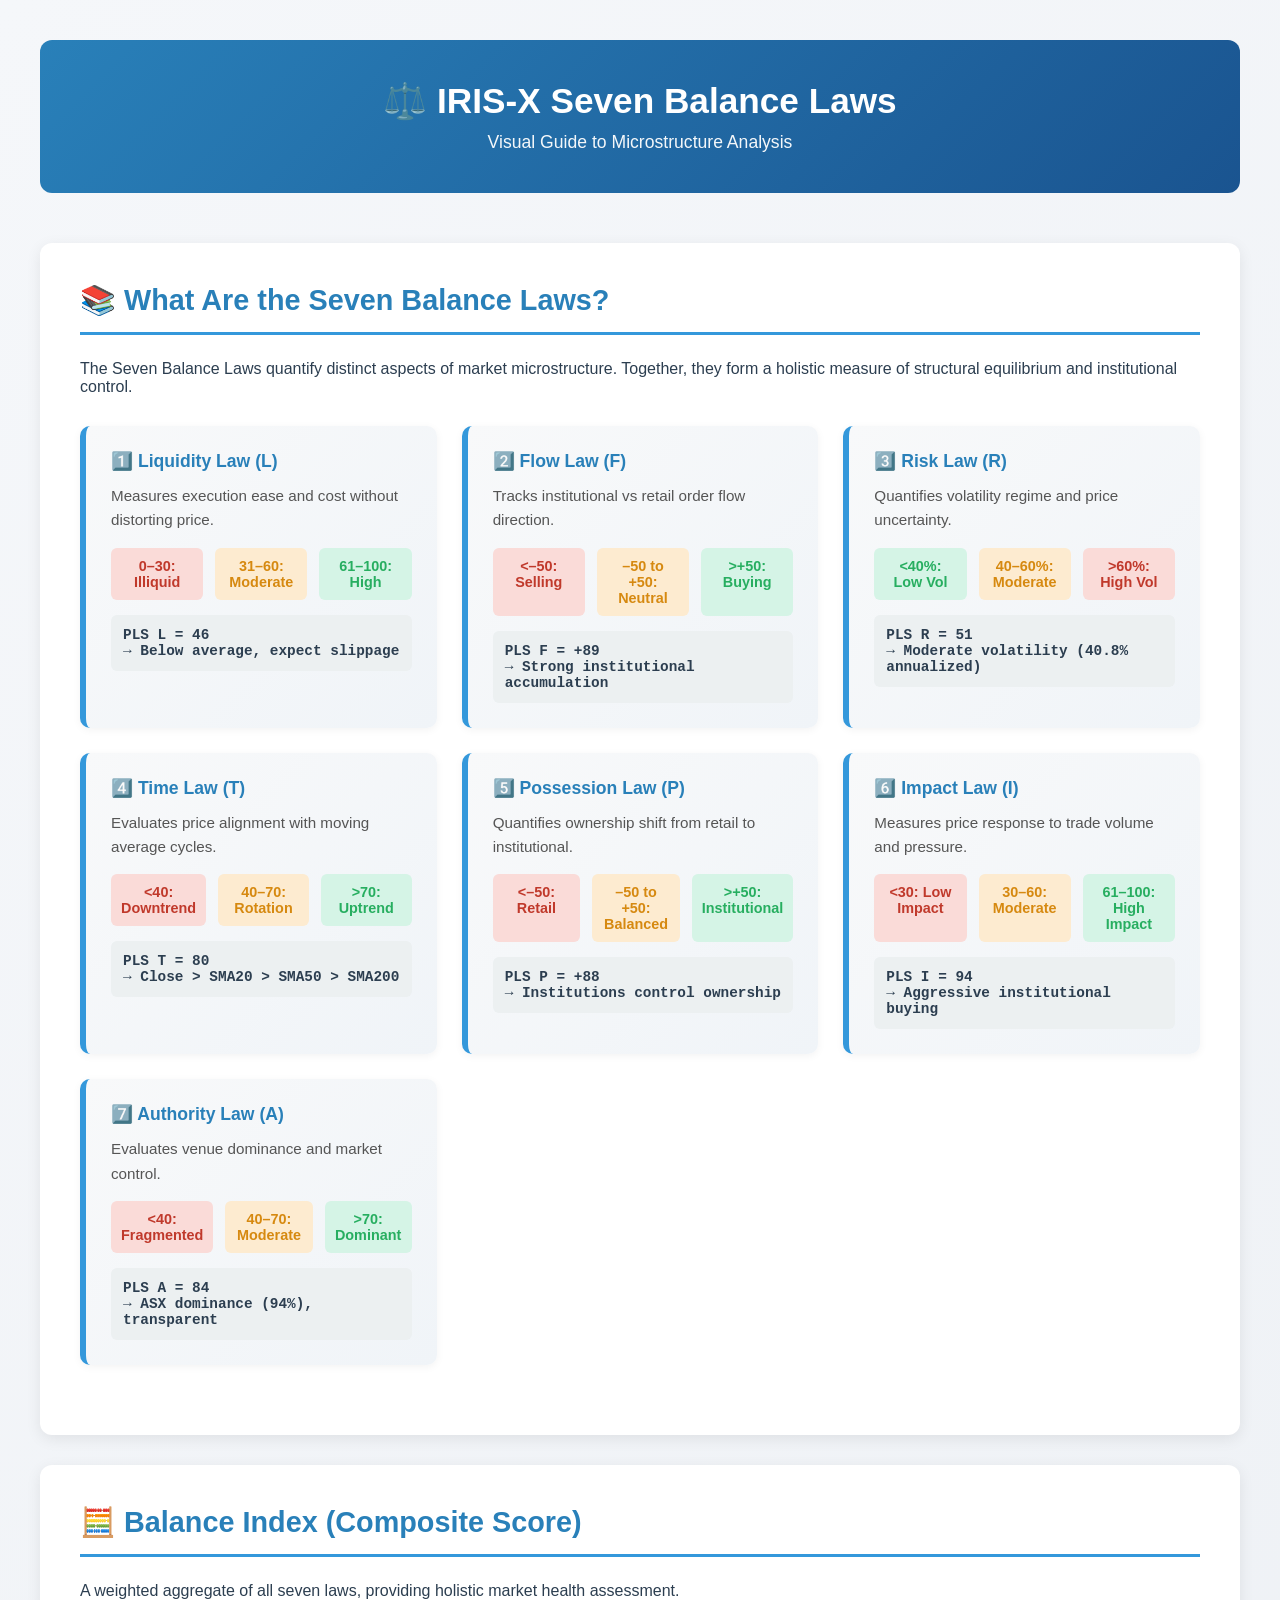
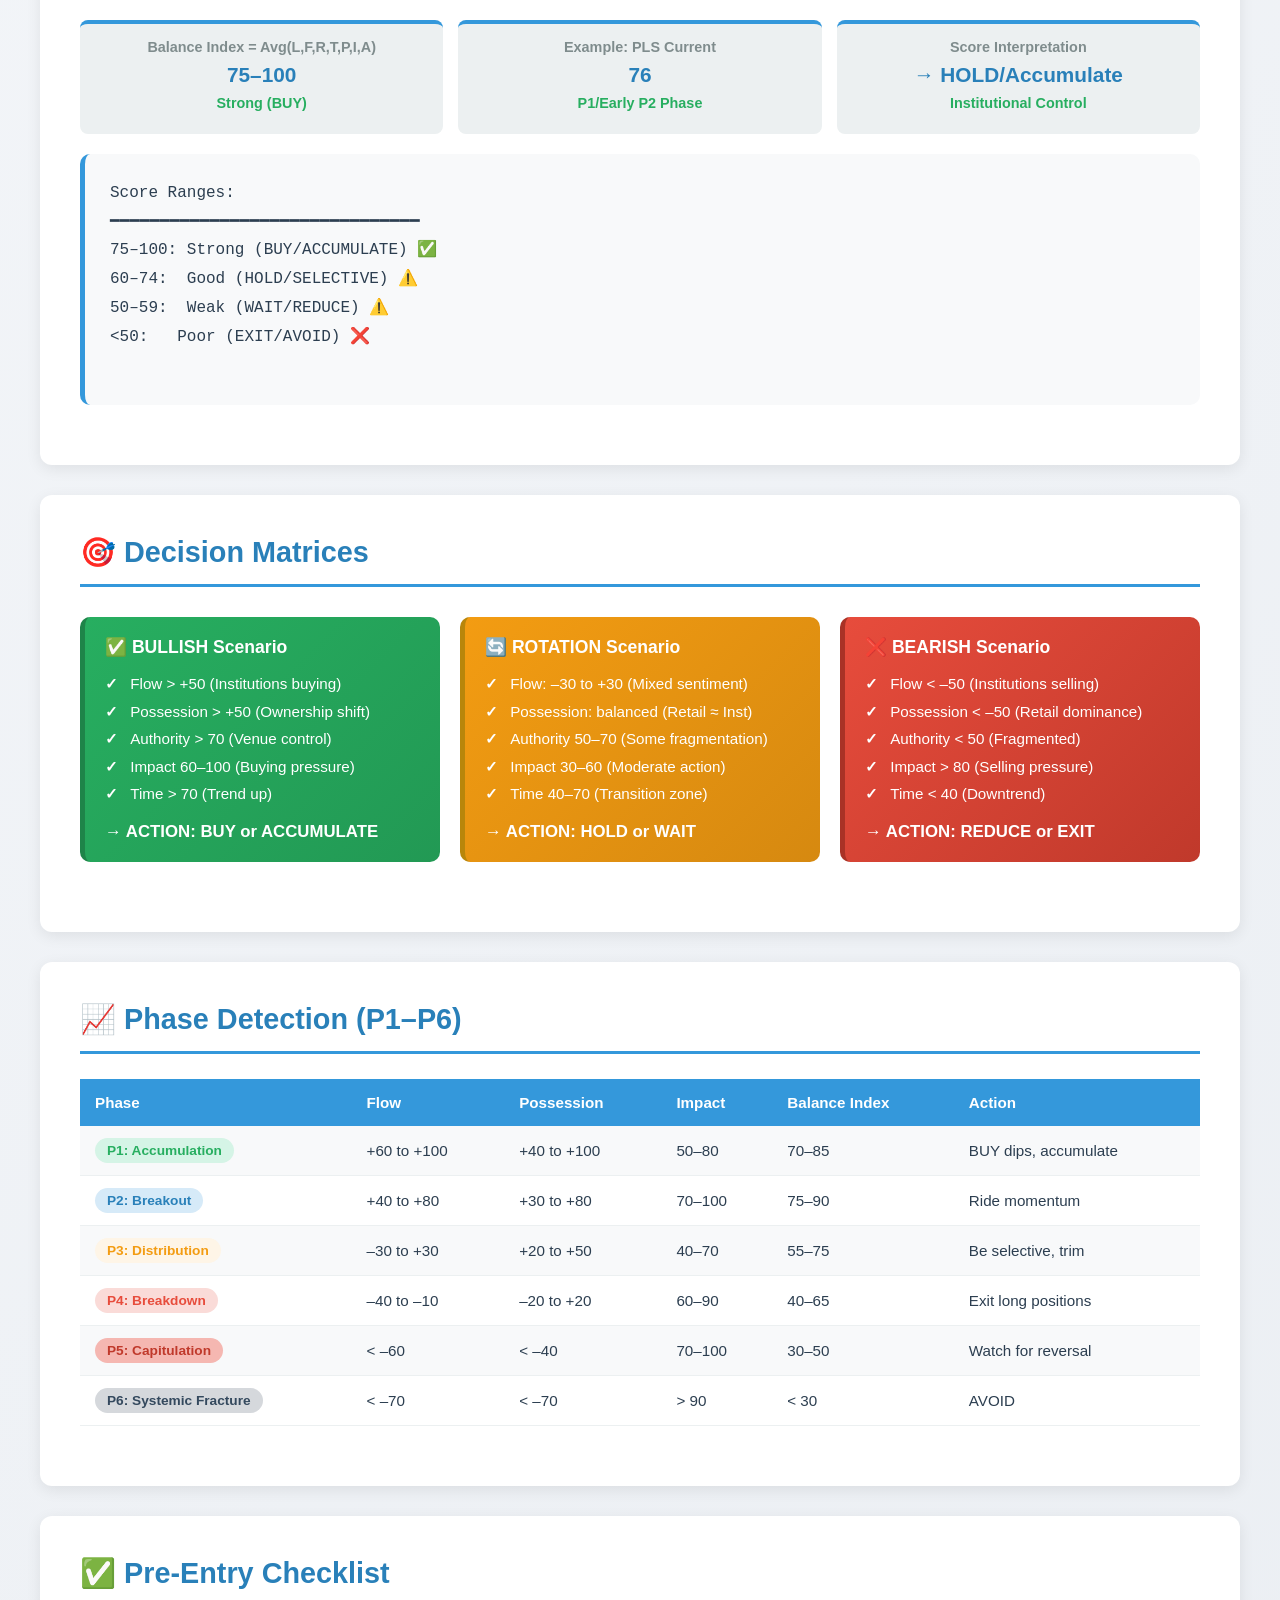
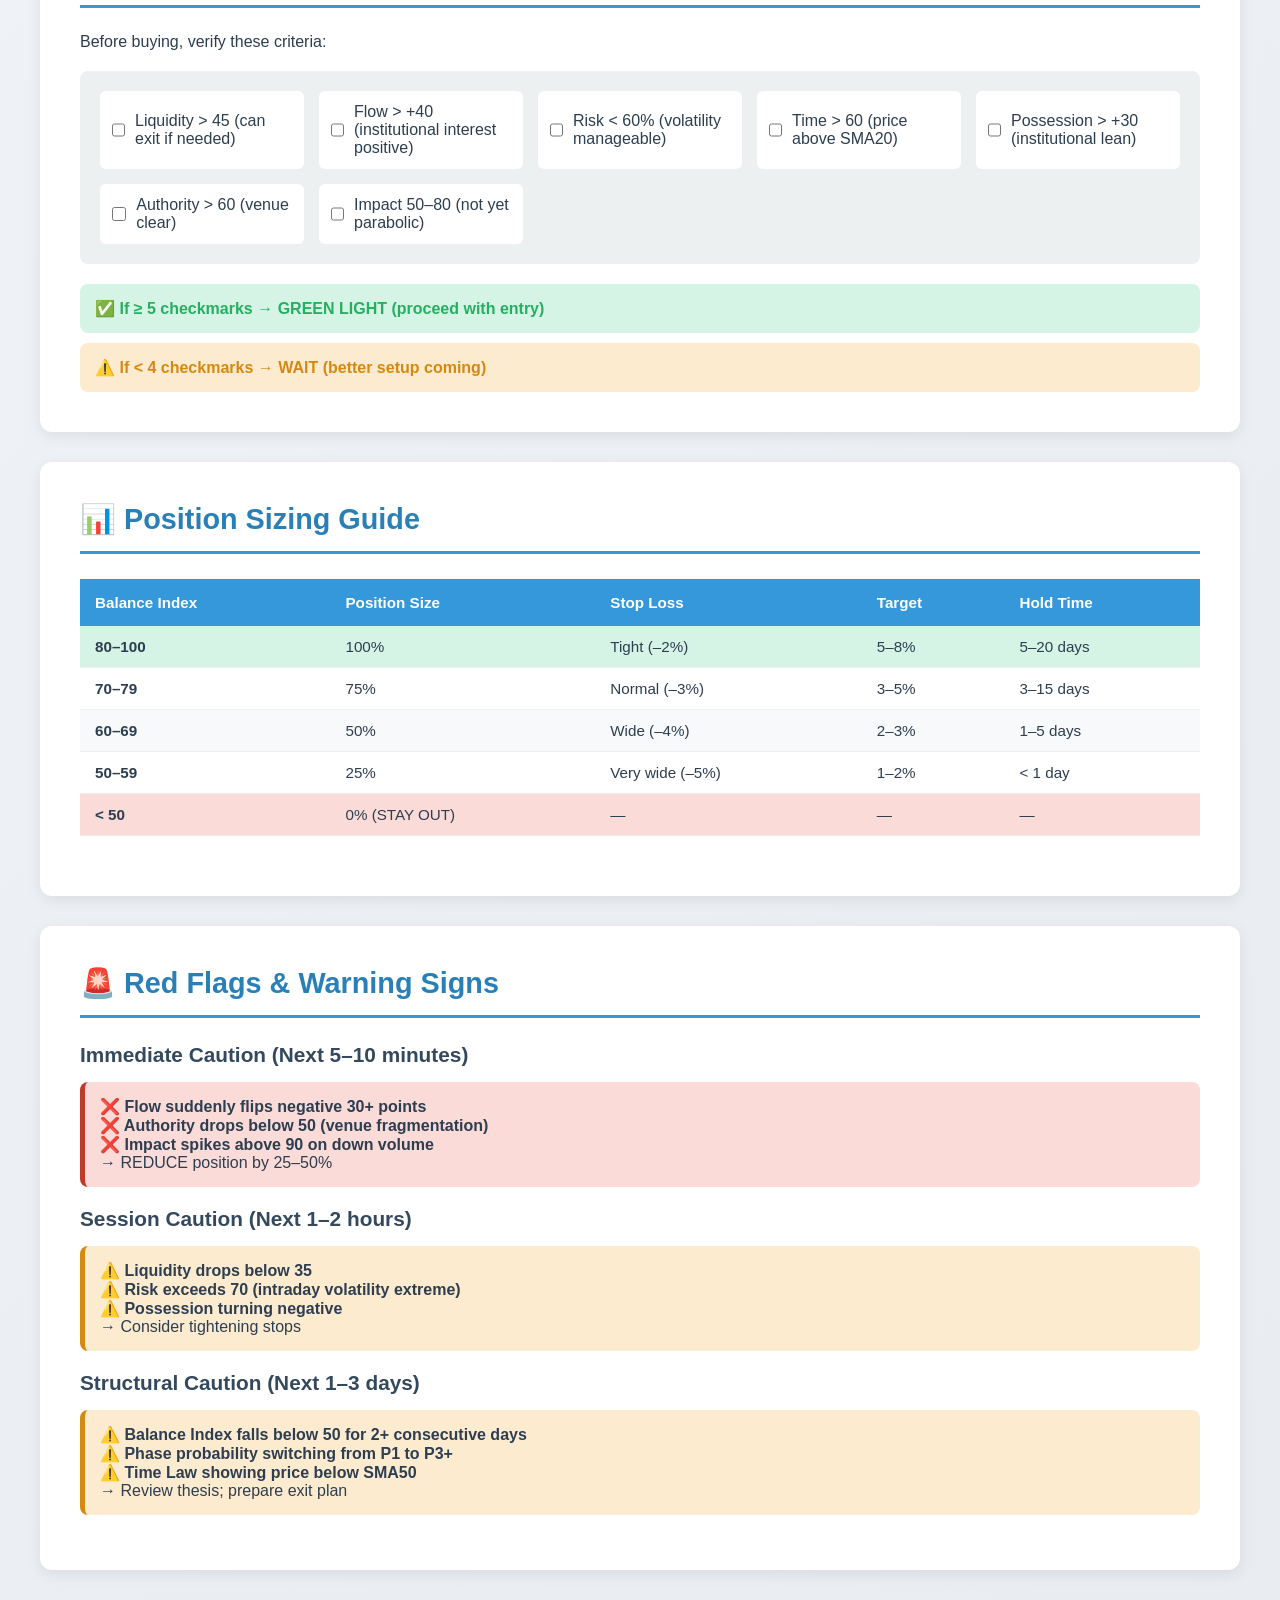
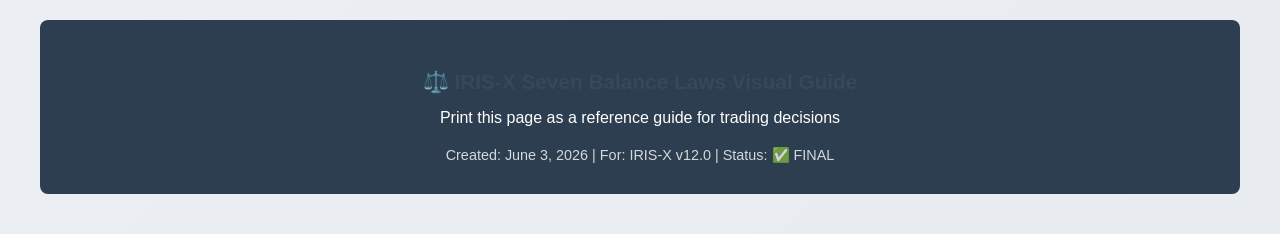
<file: BACKUP_FINAL_20260603_181129/pdmem/IRIS-X-BALANCE-LAWS-VISUAL-GUIDE.html>
<!DOCTYPE html>
<html lang="en">
<head>
    <meta charset="UTF-8">
    <meta name="viewport" content="width=device-width, initial-scale=1.0">
    <title>IRIS-X Seven Balance Laws — Visual Guide</title>
    <style>
        * {
            margin: 0;
            padding: 0;
            box-sizing: border-box;
        }

        body {
            font-family: 'Segoe UI', -apple-system, BlinkMacSystemFont, sans-serif;
            background: linear-gradient(135deg, #f5f7fa 0%, #e8ecf1 100%);
            padding: 40px 20px;
            color: #2c3e50;
        }

        .container {
            max-width: 1200px;
            margin: 0 auto;
        }

        header {
            text-align: center;
            margin-bottom: 50px;
            background: linear-gradient(135deg, #2980b9 0%, #1a5490 100%);
            color: white;
            padding: 40px;
            border-radius: 12px;
        }

        header h1 {
            font-size: 2.2em;
            margin-bottom: 10px;
        }

        header p {
            font-size: 1.1em;
            opacity: 0.95;
        }

        .section {
            background: white;
            padding: 40px;
            border-radius: 12px;
            margin-bottom: 30px;
            box-shadow: 0 4px 15px rgba(0,0,0,0.08);
        }

        h2 {
            color: #2980b9;
            font-size: 1.8em;
            margin-bottom: 25px;
            padding-bottom: 15px;
            border-bottom: 3px solid #3498db;
        }

        h3 {
            color: #34495e;
            font-size: 1.3em;
            margin-top: 20px;
            margin-bottom: 15px;
        }

        /* Seven Laws Grid */
        .laws-grid {
            display: grid;
            grid-template-columns: repeat(auto-fit, minmax(280px, 1fr));
            gap: 25px;
            margin: 30px 0;
        }

        .law-card {
            background: linear-gradient(135deg, #f8f9fa 0%, #f0f4f8 100%);
            padding: 25px;
            border-radius: 10px;
            border-left: 6px solid #3498db;
            transition: all 0.3s;
            box-shadow: 0 2px 8px rgba(0,0,0,0.05);
        }

        .law-card:hover {
            transform: translateY(-5px);
            box-shadow: 0 8px 20px rgba(0,0,0,0.12);
        }

        .law-card h4 {
            color: #2980b9;
            font-size: 1.1em;
            margin-bottom: 12px;
        }

        .law-card .theory {
            font-size: 0.95em;
            line-height: 1.6;
            margin-bottom: 15px;
            color: #555;
        }

        .law-card .example {
            background: #ecf0f1;
            padding: 12px;
            border-radius: 6px;
            font-size: 0.9em;
            font-family: 'Courier New', monospace;
            color: #2c3e50;
            font-weight: 600;
        }

        /* Score Indicators */
        .score-ranges {
            display: grid;
            grid-template-columns: repeat(3, 1fr);
            gap: 12px;
            margin: 15px 0;
        }

        .score-box {
            padding: 10px;
            border-radius: 6px;
            text-align: center;
            font-weight: 600;
            font-size: 0.9em;
        }

        .score-high {
            background: #d5f4e6;
            color: #27ae60;
        }

        .score-mid {
            background: #fdebd0;
            color: #d68910;
        }

        .score-low {
            background: #fadbd8;
            color: #c0392b;
        }

        /* Decision Matrix */
        .matrix-grid {
            display: grid;
            grid-template-columns: repeat(auto-fit, minmax(280px, 1fr));
            gap: 20px;
            margin: 30px 0;
        }

        .matrix-card {
            padding: 20px;
            border-radius: 10px;
            border-left: 5px solid;
            color: white;
        }

        .matrix-card h4 {
            margin-bottom: 12px;
            font-size: 1.1em;
        }

        .matrix-card ul {
            list-style: none;
            font-size: 0.95em;
            line-height: 1.8;
        }

        .matrix-card li:before {
            content: "✓ ";
            font-weight: bold;
            margin-right: 8px;
        }

        .matrix-bullish {
            background: linear-gradient(135deg, #27ae60 0%, #229954 100%);
            border-left-color: #1e8449;
        }

        .matrix-rotation {
            background: linear-gradient(135deg, #f39c12 0%, #d68910 100%);
            border-left-color: #b8860b;
        }

        .matrix-bearish {
            background: linear-gradient(135deg, #e74c3c 0%, #c0392b 100%);
            border-left-color: #a93226;
        }

        /* Radar/Balance Visualization */
        .radar-container {
            text-align: center;
            margin: 30px 0;
        }

        .radar-svg {
            max-width: 400px;
            height: 400px;
            margin: 0 auto;
            border-radius: 10px;
            background: #f8f9fa;
            padding: 20px;
        }

        /* Phase Detection Table */
        .phase-table {
            width: 100%;
            border-collapse: collapse;
            margin: 20px 0;
            font-size: 0.95em;
        }

        .phase-table th {
            background: #3498db;
            color: white;
            padding: 15px;
            text-align: left;
            font-weight: 600;
        }

        .phase-table td {
            padding: 12px 15px;
            border-bottom: 1px solid #ecf0f1;
        }

        .phase-table tr:nth-child(even) {
            background: #f8f9fa;
        }

        .phase-badge {
            display: inline-block;
            padding: 5px 12px;
            border-radius: 15px;
            font-weight: 600;
            font-size: 0.9em;
        }

        .p1 { background: #d5f4e6; color: #27ae60; }
        .p2 { background: #d6eaf8; color: #2980b9; }
        .p3 { background: #fef5e7; color: #f39c12; }
        .p4 { background: #fadbd8; color: #e74c3c; }
        .p5 { background: #f5b7b1; color: #c0392b; }
        .p6 { background: #d5d8dc; color: #34495e; }

        /* Quick Reference */
        .quick-ref {
            display: grid;
            grid-template-columns: repeat(auto-fit, minmax(200px, 1fr));
            gap: 15px;
            margin: 20px 0;
        }

        .quick-ref-item {
            background: #ecf0f1;
            padding: 15px;
            border-radius: 8px;
            text-align: center;
            font-weight: 600;
            border-top: 4px solid #3498db;
        }

        .quick-ref-item .label {
            font-size: 0.9em;
            color: #7f8c8d;
            margin-bottom: 8px;
        }

        .quick-ref-item .value {
            font-size: 1.3em;
            color: #2980b9;
        }

        /* Checklist */
        .checklist {
            background: #ecf0f1;
            padding: 20px;
            border-radius: 8px;
            margin: 20px 0;
        }

        .checklist ul {
            list-style: none;
            display: grid;
            grid-template-columns: repeat(auto-fit, minmax(200px, 1fr));
            gap: 15px;
        }

        .checklist li {
            background: white;
            padding: 12px;
            border-radius: 6px;
            display: flex;
            align-items: center;
            gap: 10px;
        }

        .checklist input {
            width: 18px;
            height: 18px;
            cursor: pointer;
        }

        /* Decision Tree */
        .decision-tree {
            background: #f8f9fa;
            padding: 25px;
            border-radius: 10px;
            border-left: 5px solid #3498db;
            margin: 20px 0;
            font-family: 'Courier New', monospace;
            line-height: 1.8;
            white-space: pre-wrap;
            word-wrap: break-word;
        }

        /* Footer */
        footer {
            text-align: center;
            padding: 30px;
            background: #2c3e50;
            color: white;
            border-radius: 8px;
            margin-top: 50px;
        }

        @media (max-width: 768px) {
            .laws-grid {
                grid-template-columns: 1fr;
            }

            header h1 {
                font-size: 1.5em;
            }

            .phase-table {
                font-size: 0.85em;
            }

            .phase-table th,
            .phase-table td {
                padding: 8px;
            }
        }

        print {
            background: white;
        }
    </style>
</head>
<body>

    <div class="container">
        <!-- Header -->
        <header>
            <h1>⚖️ IRIS-X Seven Balance Laws</h1>
            <p>Visual Guide to Microstructure Analysis</p>
        </header>

        <!-- Section 1: What Are the Seven Laws? -->
        <div class="section">
            <h2>📚 What Are the Seven Balance Laws?</h2>
            <p>The Seven Balance Laws quantify distinct aspects of market microstructure. Together, they form a holistic measure of structural equilibrium and institutional control.</p>

            <div class="laws-grid">
                <div class="law-card">
                    <h4>1️⃣ Liquidity Law (L)</h4>
                    <div class="theory">
                        Measures execution ease and cost without distorting price.
                    </div>
                    <div class="score-ranges">
                        <div class="score-box score-low">0–30: Illiquid</div>
                        <div class="score-box score-mid">31–60: Moderate</div>
                        <div class="score-box score-high">61–100: High</div>
                    </div>
                    <div class="example">
                        PLS L = 46<br/>
                        → Below average, expect slippage
                    </div>
                </div>

                <div class="law-card">
                    <h4>2️⃣ Flow Law (F)</h4>
                    <div class="theory">
                        Tracks institutional vs retail order flow direction.
                    </div>
                    <div class="score-ranges">
                        <div class="score-box score-low">&lt;–50: Selling</div>
                        <div class="score-box score-mid">–50 to +50: Neutral</div>
                        <div class="score-box score-high">&gt;+50: Buying</div>
                    </div>
                    <div class="example">
                        PLS F = +89<br/>
                        → Strong institutional accumulation
                    </div>
                </div>

                <div class="law-card">
                    <h4>3️⃣ Risk Law (R)</h4>
                    <div class="theory">
                        Quantifies volatility regime and price uncertainty.
                    </div>
                    <div class="score-ranges">
                        <div class="score-box score-high">&lt;40%: Low Vol</div>
                        <div class="score-box score-mid">40–60%: Moderate</div>
                        <div class="score-box score-low">&gt;60%: High Vol</div>
                    </div>
                    <div class="example">
                        PLS R = 51<br/>
                        → Moderate volatility (40.8% annualized)
                    </div>
                </div>

                <div class="law-card">
                    <h4>4️⃣ Time Law (T)</h4>
                    <div class="theory">
                        Evaluates price alignment with moving average cycles.
                    </div>
                    <div class="score-ranges">
                        <div class="score-box score-low">&lt;40: Downtrend</div>
                        <div class="score-box score-mid">40–70: Rotation</div>
                        <div class="score-box score-high">&gt;70: Uptrend</div>
                    </div>
                    <div class="example">
                        PLS T = 80<br/>
                        → Close &gt; SMA20 &gt; SMA50 &gt; SMA200
                    </div>
                </div>

                <div class="law-card">
                    <h4>5️⃣ Possession Law (P)</h4>
                    <div class="theory">
                        Quantifies ownership shift from retail to institutional.
                    </div>
                    <div class="score-ranges">
                        <div class="score-box score-low">&lt;–50: Retail</div>
                        <div class="score-box score-mid">–50 to +50: Balanced</div>
                        <div class="score-box score-high">&gt;+50: Institutional</div>
                    </div>
                    <div class="example">
                        PLS P = +88<br/>
                        → Institutions control ownership
                    </div>
                </div>

                <div class="law-card">
                    <h4>6️⃣ Impact Law (I)</h4>
                    <div class="theory">
                        Measures price response to trade volume and pressure.
                    </div>
                    <div class="score-ranges">
                        <div class="score-box score-low">&lt;30: Low Impact</div>
                        <div class="score-box score-mid">30–60: Moderate</div>
                        <div class="score-box score-high">61–100: High Impact</div>
                    </div>
                    <div class="example">
                        PLS I = 94<br/>
                        → Aggressive institutional buying
                    </div>
                </div>

                <div class="law-card">
                    <h4>7️⃣ Authority Law (A)</h4>
                    <div class="theory">
                        Evaluates venue dominance and market control.
                    </div>
                    <div class="score-ranges">
                        <div class="score-box score-low">&lt;40: Fragmented</div>
                        <div class="score-box score-mid">40–70: Moderate</div>
                        <div class="score-box score-high">&gt;70: Dominant</div>
                    </div>
                    <div class="example">
                        PLS A = 84<br/>
                        → ASX dominance (94%), transparent
                    </div>
                </div>
            </div>
        </div>

        <!-- Section 2: Balance Index -->
        <div class="section">
            <h2>🧮 Balance Index (Composite Score)</h2>
            <p>A weighted aggregate of all seven laws, providing holistic market health assessment.</p>

            <div class="quick-ref">
                <div class="quick-ref-item">
                    <div class="label">Balance Index = Avg(L,F,R,T,P,I,A)</div>
                    <div class="value">75–100</div>
                    <div class="label" style="color: #27ae60; font-weight: bold; margin-top: 8px;">Strong (BUY)</div>
                </div>
                <div class="quick-ref-item">
                    <div class="label">Example: PLS Current</div>
                    <div class="value">76</div>
                    <div class="label" style="color: #27ae60; margin-top: 8px;">P1/Early P2 Phase</div>
                </div>
                <div class="quick-ref-item">
                    <div class="label">Score Interpretation</div>
                    <div class="value">→ HOLD/Accumulate</div>
                    <div class="label" style="color: #27ae60; margin-top: 8px;">Institutional Control</div>
                </div>
            </div>

            <div class="decision-tree">Score Ranges:
━━━━━━━━━━━━━━━━━━━━━━━━━━━━━━━
75–100: Strong (BUY/ACCUMULATE) ✅
60–74:  Good (HOLD/SELECTIVE) ⚠️
50–59:  Weak (WAIT/REDUCE) ⚠️
&lt;50:   Poor (EXIT/AVOID) ❌
            </div>
        </div>

        <!-- Section 3: Decision Matrices -->
        <div class="section">
            <h2>🎯 Decision Matrices</h2>

            <div class="matrix-grid">
                <div class="matrix-card matrix-bullish">
                    <h4>✅ BULLISH Scenario</h4>
                    <ul>
                        <li>Flow &gt; +50 (Institutions buying)</li>
                        <li>Possession &gt; +50 (Ownership shift)</li>
                        <li>Authority &gt; 70 (Venue control)</li>
                        <li>Impact 60–100 (Buying pressure)</li>
                        <li>Time &gt; 70 (Trend up)</li>
                    </ul>
                    <div style="margin-top: 15px; font-weight: 600; font-size: 1.05em;">
                        → ACTION: BUY or ACCUMULATE
                    </div>
                </div>

                <div class="matrix-card matrix-rotation">
                    <h4>🔄 ROTATION Scenario</h4>
                    <ul>
                        <li>Flow: –30 to +30 (Mixed sentiment)</li>
                        <li>Possession: balanced (Retail ≈ Inst)</li>
                        <li>Authority 50–70 (Some fragmentation)</li>
                        <li>Impact 30–60 (Moderate action)</li>
                        <li>Time 40–70 (Transition zone)</li>
                    </ul>
                    <div style="margin-top: 15px; font-weight: 600; font-size: 1.05em;">
                        → ACTION: HOLD or WAIT
                    </div>
                </div>

                <div class="matrix-card matrix-bearish">
                    <h4>❌ BEARISH Scenario</h4>
                    <ul>
                        <li>Flow &lt; –50 (Institutions selling)</li>
                        <li>Possession &lt; –50 (Retail dominance)</li>
                        <li>Authority &lt; 50 (Fragmented)</li>
                        <li>Impact &gt; 80 (Selling pressure)</li>
                        <li>Time &lt; 40 (Downtrend)</li>
                    </ul>
                    <div style="margin-top: 15px; font-weight: 600; font-size: 1.05em;">
                        → ACTION: REDUCE or EXIT
                    </div>
                </div>
            </div>
        </div>

        <!-- Section 4: Phase Detection -->
        <div class="section">
            <h2>📈 Phase Detection (P1–P6)</h2>

            <table class="phase-table">
                <tr>
                    <th>Phase</th>
                    <th>Flow</th>
                    <th>Possession</th>
                    <th>Impact</th>
                    <th>Balance Index</th>
                    <th>Action</th>
                </tr>
                <tr>
                    <td><span class="phase-badge p1">P1: Accumulation</span></td>
                    <td>+60 to +100</td>
                    <td>+40 to +100</td>
                    <td>50–80</td>
                    <td>70–85</td>
                    <td>BUY dips, accumulate</td>
                </tr>
                <tr>
                    <td><span class="phase-badge p2">P2: Breakout</span></td>
                    <td>+40 to +80</td>
                    <td>+30 to +80</td>
                    <td>70–100</td>
                    <td>75–90</td>
                    <td>Ride momentum</td>
                </tr>
                <tr>
                    <td><span class="phase-badge p3">P3: Distribution</span></td>
                    <td>–30 to +30</td>
                    <td>+20 to +50</td>
                    <td>40–70</td>
                    <td>55–75</td>
                    <td>Be selective, trim</td>
                </tr>
                <tr>
                    <td><span class="phase-badge p4">P4: Breakdown</span></td>
                    <td>–40 to –10</td>
                    <td>–20 to +20</td>
                    <td>60–90</td>
                    <td>40–65</td>
                    <td>Exit long positions</td>
                </tr>
                <tr>
                    <td><span class="phase-badge p5">P5: Capitulation</span></td>
                    <td>&lt; –60</td>
                    <td>&lt; –40</td>
                    <td>70–100</td>
                    <td>30–50</td>
                    <td>Watch for reversal</td>
                </tr>
                <tr>
                    <td><span class="phase-badge p6">P6: Systemic Fracture</span></td>
                    <td>&lt; –70</td>
                    <td>&lt; –70</td>
                    <td>&gt; 90</td>
                    <td>&lt; 30</td>
                    <td>AVOID</td>
                </tr>
            </table>
        </div>

        <!-- Section 5: Pre-Entry Checklist -->
        <div class="section">
            <h2>✅ Pre-Entry Checklist</h2>
            <p>Before buying, verify these criteria:</p>

            <div class="checklist">
                <ul>
                    <li><input type="checkbox"> Liquidity &gt; 45 (can exit if needed)</li>
                    <li><input type="checkbox"> Flow &gt; +40 (institutional interest positive)</li>
                    <li><input type="checkbox"> Risk &lt; 60% (volatility manageable)</li>
                    <li><input type="checkbox"> Time &gt; 60 (price above SMA20)</li>
                    <li><input type="checkbox"> Possession &gt; +30 (institutional lean)</li>
                    <li><input type="checkbox"> Authority &gt; 60 (venue clear)</li>
                    <li><input type="checkbox"> Impact 50–80 (not yet parabolic)</li>
                </ul>
            </div>

            <div style="background: #d5f4e6; padding: 15px; border-radius: 8px; margin-top: 15px; color: #27ae60; font-weight: 600;">
                ✅ If ≥ 5 checkmarks → GREEN LIGHT (proceed with entry)
            </div>
            <div style="background: #fdebd0; padding: 15px; border-radius: 8px; margin-top: 10px; color: #d68910; font-weight: 600;">
                ⚠️ If &lt; 4 checkmarks → WAIT (better setup coming)
            </div>
        </div>

        <!-- Section 6: Position Sizing -->
        <div class="section">
            <h2>📊 Position Sizing Guide</h2>

            <table class="phase-table">
                <tr>
                    <th>Balance Index</th>
                    <th>Position Size</th>
                    <th>Stop Loss</th>
                    <th>Target</th>
                    <th>Hold Time</th>
                </tr>
                <tr style="background: #d5f4e6;">
                    <td><strong>80–100</strong></td>
                    <td>100%</td>
                    <td>Tight (–2%)</td>
                    <td>5–8%</td>
                    <td>5–20 days</td>
                </tr>
                <tr>
                    <td><strong>70–79</strong></td>
                    <td>75%</td>
                    <td>Normal (–3%)</td>
                    <td>3–5%</td>
                    <td>3–15 days</td>
                </tr>
                <tr style="background: #f8f9fa;">
                    <td><strong>60–69</strong></td>
                    <td>50%</td>
                    <td>Wide (–4%)</td>
                    <td>2–3%</td>
                    <td>1–5 days</td>
                </tr>
                <tr>
                    <td><strong>50–59</strong></td>
                    <td>25%</td>
                    <td>Very wide (–5%)</td>
                    <td>1–2%</td>
                    <td>&lt; 1 day</td>
                </tr>
                <tr style="background: #fadbd8;">
                    <td><strong>&lt; 50</strong></td>
                    <td>0% (STAY OUT)</td>
                    <td>—</td>
                    <td>—</td>
                    <td>—</td>
                </tr>
            </table>
        </div>

        <!-- Section 7: Red Flags -->
        <div class="section">
            <h2>🚨 Red Flags & Warning Signs</h2>

            <h3>Immediate Caution (Next 5–10 minutes)</h3>
            <div style="background: #fadbd8; padding: 15px; border-radius: 8px; margin: 15px 0; border-left: 5px solid #c0392b;">
                <strong>❌ Flow suddenly flips negative 30+ points</strong><br/>
                <strong>❌ Authority drops below 50 (venue fragmentation)</strong><br/>
                <strong>❌ Impact spikes above 90 on down volume</strong><br/>
                → REDUCE position by 25–50%
            </div>

            <h3>Session Caution (Next 1–2 hours)</h3>
            <div style="background: #fdebd0; padding: 15px; border-radius: 8px; margin: 15px 0; border-left: 5px solid #d68910;">
                <strong>⚠️ Liquidity drops below 35</strong><br/>
                <strong>⚠️ Risk exceeds 70 (intraday volatility extreme)</strong><br/>
                <strong>⚠️ Possession turning negative</strong><br/>
                → Consider tightening stops
            </div>

            <h3>Structural Caution (Next 1–3 days)</h3>
            <div style="background: #fdebd0; padding: 15px; border-radius: 8px; margin: 15px 0; border-left: 5px solid #d68910;">
                <strong>⚠️ Balance Index falls below 50 for 2+ consecutive days</strong><br/>
                <strong>⚠️ Phase probability switching from P1 to P3+</strong><br/>
                <strong>⚠️ Time Law showing price below SMA50</strong><br/>
                → Review thesis; prepare exit plan
            </div>
        </div>

        <!-- Footer -->
        <footer>
            <h3>⚖️ IRIS-X Seven Balance Laws Visual Guide</h3>
            <p>Print this page as a reference guide for trading decisions</p>
            <p style="margin-top: 20px; font-size: 0.9em; opacity: 0.8;">
                Created: June 3, 2026 | For: IRIS-X v12.0 | Status: ✅ FINAL
            </p>
        </footer>
    </div>

    <script>
        // Make checkboxes work
        document.querySelectorAll('.checklist input').forEach(checkbox => {
            checkbox.addEventListener('change', function() {
                const checkedCount = document.querySelectorAll('.checklist input:checked').length;
                const totalCount = document.querySelectorAll('.checklist input').length;
                console.log(`Checked: ${checkedCount}/${totalCount}`);
            });
        });

        // Print functionality
        window.print_guide = function() {
            window.print();
        };
    </script>

</body>
</html>
</file>
<file: css/irisx-docs.css>
/*
 * RI‑ECOSYS™ PROPRIETARY CSS
 * © 2014–2026 RI‑Ecosys™ | All Rights Reserved
 * IRIS-X™ System Version 12.0
 * Shared stylesheet for all documentation pages
 * Unauthorized reproduction, distribution, or commercial use prohibited.
 */

/* ========================================
   RESET & BASE STYLES
   ======================================== */

* {
  margin: 0;
  padding: 0;
  box-sizing: border-box;
}

:root {
  --primary: #0066cc;
  --primary-dark: #004499;
  --accent: #00d9ff;
  --light-bg: #f8fafc;
  --light-text: #0f172a;
  --dark-bg: #0d1117;
  --dark-text: #e5e7eb;
  --card-light: #ffffff;
  --card-dark: #1c2128;
  --border-light: #e0e0e0;
  --border-dark: #30363d;
}

html {
  scroll-behavior: smooth;
}

body {
  font-family: system-ui, -apple-system, BlinkMacSystemFont, "Segoe UI", Roboto, sans-serif;
  line-height: 1.6;
  color: var(--light-text);
  background: var(--light-bg);
  transition: background-color 0.3s ease, color 0.3s ease;
}

/* ========================================
   HEADER
   ======================================== */

.ix-header {
  background: linear-gradient(135deg, var(--primary) 0%, var(--primary-dark) 100%);
  color: white;
  padding: 20px 32px;
  border-bottom: 3px solid var(--accent);
}

.ix-header-content {
  max-width: 1280px;
  margin: 0 auto;
  display: flex;
  align-items: center;
  justify-content: space-between;
  gap: 24px;
}

.ix-logo {
  font-size: 1.5rem;
  font-weight: 800;
  letter-spacing: -1px;
  white-space: nowrap;
}

.ix-header-right {
  flex: 1;
}

.ix-tagline {
  font-size: 0.95rem;
  opacity: 0.95;
  margin: 0;
}

.ix-lang-switch {
  display: flex;
  gap: 8px;
}

.ix-lang-switch button {
  background: rgba(255, 255, 255, 0.15);
  color: white;
  border: 1px solid rgba(255, 255, 255, 0.3);
  padding: 6px 14px;
  border-radius: 6px;
  cursor: pointer;
  font-size: 0.85rem;
  font-weight: 600;
  transition: all 0.2s ease;
}

.ix-lang-switch button:hover {
  background: rgba(255, 255, 255, 0.25);
}

.ix-lang-switch button.active {
  background: var(--accent);
  color: var(--primary-dark);
  border-color: var(--accent);
}

/* ========================================
   MAIN CONTENT
   ======================================== */

.ix-main {
  max-width: 1280px;
  margin: 0 auto;
  padding: 40px 32px;
}

/* Hero Section */
.ix-hero {
  text-align: center;
  margin-bottom: 48px;
}

.ix-hero h1 {
  font-size: clamp(2em, 4vw, 2.8em);
  font-weight: 800;
  margin-bottom: 12px;
  letter-spacing: -0.5px;
}

.ix-hero p {
  font-size: 1.1rem;
  opacity: 0.85;
  max-width: 700px;
  margin: 0 auto;
}

/* 9 Cards Grid */
.ix-cards-grid {
  display: grid;
  grid-template-columns: repeat(auto-fit, minmax(300px, 1fr));
  gap: 24px;
  margin-bottom: 48px;
}

.ix-card {
  background: var(--card-light);
  border: 1px solid var(--border-light);
  border-radius: 12px;
  padding: 28px;
  text-decoration: none;
  color: inherit;
  transition: all 0.3s ease;
  box-shadow: 0 4px 12px rgba(0, 0, 0, 0.08);
  display: flex;
  flex-direction: column;
  align-items: center;
  text-align: center;
}

.ix-card:hover {
  transform: translateY(-8px);
  box-shadow: 0 12px 24px rgba(0, 0, 0, 0.12);
  border-color: var(--accent);
}

.card-icon {
  font-size: 2.5rem;
  margin-bottom: 16px;
}

.ix-card h3 {
  font-size: 1.2rem;
  font-weight: 700;
  margin-bottom: 8px;
  color: var(--primary);
}

.ix-card p {
  font-size: 0.95rem;
  opacity: 0.75;
  margin: 0;
}

/* CTA Section */
.ix-cta {
  background: linear-gradient(135deg, rgba(0, 102, 204, 0.05) 0%, rgba(0, 217, 255, 0.05) 100%);
  border-radius: 12px;
  padding: 40px;
  margin-top: 40px;
  text-align: center;
}

.ix-cta h2 {
  font-size: 1.8rem;
  font-weight: 700;
  margin-bottom: 24px;
  color: var(--primary);
}

.cta-content {
  display: grid;
  grid-template-columns: repeat(auto-fit, minmax(250px, 1fr));
  gap: 24px;
}

.cta-box {
  background: var(--card-light);
  border-radius: 8px;
  padding: 20px;
  text-align: left;
  border: 1px solid var(--border-light);
}

.cta-box h3 {
  color: var(--primary);
  margin-bottom: 8px;
  font-size: 1rem;
}

.cta-box p {
  font-size: 0.9rem;
  opacity: 0.75;
  margin: 0;
}

/* ========================================
   FOOTER
   ======================================== */

.ix-footer {
  background: var(--dark-bg);
  color: var(--dark-text);
  padding: 32px;
  margin-top: 48px;
  border-top: 1px solid var(--border-dark);
  font-size: 0.85rem;
}

.footer-content {
  max-width: 1280px;
  margin: 0 auto;
  text-align: center;
}

.footer-content p {
  margin-bottom: 8px;
}

.footer-content a {
  color: var(--accent);
  text-decoration: none;
  transition: opacity 0.2s;
}

.footer-content a:hover {
  opacity: 0.8;
}

/* ========================================
   LANGUAGE TOGGLE (EN/VI)
   ======================================== */

body[data-lang="en"] .t-vi,
body[data-lang="vi"] .t-en {
  display: none;
}

body[data-lang="en"] .t-en {
  display: block;
}

body[data-lang="vi"] .t-vi {
  display: block;
}

/* ========================================
   RESPONSIVE DESIGN
   ======================================== */

/* Tablet */
@media (max-width: 768px) {
  .ix-header-content {
    flex-direction: column;
    gap: 12px;
  }

  .ix-cards-grid {
    grid-template-columns: repeat(2, 1fr);
    gap: 16px;
  }

  .ix-main {
    padding: 24px 16px;
  }

  .ix-cta {
    padding: 24px;
  }

  .cta-content {
    grid-template-columns: 1fr;
  }
}

/* Mobile */
@media (max-width: 480px) {
  .ix-header {
    padding: 16px;
  }

  .ix-header-content {
    flex-direction: column;
  }

  .ix-logo {
    font-size: 1.3rem;
  }

  .ix-cards-grid {
    grid-template-columns: 1fr;
  }

  .ix-card {
    padding: 20px;
  }

  .card-icon {
    font-size: 2rem;
  }

  .ix-hero h1 {
    font-size: 1.8rem;
  }

  .ix-main {
    padding: 16px;
  }

  .footer-content {
    font-size: 0.75rem;
  }
}

/* ========================================
   PRINT STYLES
   ======================================== */

@media print {
  .ix-header,
  .ix-footer,
  .ix-lang-switch {
    display: none;
  }

  .ix-main {
    padding: 0;
  }

  .ix-card {
    page-break-inside: avoid;
  }
}

/* ========================================
   GLOSSARY MODULE STYLES
   ======================================== */

.ix-glossary-container {
  max-width: 1280px;
  margin: 0 auto;
}

.ix-glossary-filters {
  background: var(--card-light);
  border-radius: 8px;
  padding: 24px;
  margin-bottom: 32px;
  border: 1px solid var(--border-light);
}

.ix-glossary-search {
  margin-bottom: 20px;
}

.ix-glossary-search input {
  width: 100%;
  padding: 12px 16px;
  border: 1px solid var(--border-light);
  border-radius: 6px;
  font-size: 0.95rem;
  font-family: inherit;
}

.ix-glossary-search input:focus {
  outline: none;
  border-color: var(--primary);
  box-shadow: 0 0 0 3px rgba(0, 102, 204, 0.1);
}

.ix-glossary-filter-group {
  display: flex;
  gap: 12px;
  flex-wrap: wrap;
  margin-bottom: 12px;
}

.ix-glossary-filter-label {
  font-weight: 600;
  font-size: 0.85rem;
  text-transform: uppercase;
  color: var(--primary);
  display: flex;
  align-items: center;
}

.ix-glossary-filter-btn {
  padding: 8px 12px;
  border: 1px solid var(--border-light);
  background: white;
  color: var(--light-text);
  border-radius: 4px;
  cursor: pointer;
  font-size: 0.9rem;
  transition: all 0.2s ease;
}

.ix-glossary-filter-btn:hover {
  border-color: var(--primary);
  background: rgba(0, 102, 204, 0.05);
}

.ix-glossary-filter-btn.active {
  background: var(--primary);
  color: white;
  border-color: var(--primary);
  font-weight: 600;
}

.ix-glossary-reset-btn {
  padding: 8px 16px;
  background: #ff6b6b;
  color: white;
  border: none;
  border-radius: 4px;
  cursor: pointer;
  font-weight: 600;
  transition: all 0.2s;
}

.ix-glossary-reset-btn:hover {
  background: #ff5252;
}

.ix-glossary-counter {
  font-size: 0.85rem;
  color: var(--light-text);
  opacity: 0.75;
  margin-top: 12px;
}

.ix-glossary-terms {
  display: grid;
  grid-template-columns: repeat(auto-fill, minmax(280px, 1fr));
  gap: 20px;
}

.ix-glossary-term {
  background: var(--card-light);
  border: 1px solid var(--border-light);
  border-radius: 8px;
  padding: 20px;
  transition: all 0.2s ease;
}

.ix-glossary-term:hover {
  border-color: var(--accent);
  box-shadow: 0 4px 12px rgba(0, 102, 204, 0.1);
}

.ix-glossary-term.highlight {
  background: rgba(0, 217, 255, 0.1);
  border-color: var(--accent);
}

.term-name {
  font-weight: 700;
  font-size: 1.1rem;
  color: var(--primary);
  margin-bottom: 8px;
}

.term-full {
  font-size: 0.95rem;
  color: var(--light-text);
  opacity: 0.85;
  margin-bottom: 8px;
  font-weight: 500;
}

.term-def {
  font-size: 0.9rem;
  color: var(--light-text);
  opacity: 0.8;
  line-height: 1.5;
  margin-bottom: 12px;
}

.term-example {
  background: rgba(0, 102, 204, 0.05);
  border-left: 3px solid var(--primary);
  padding: 10px 12px;
  font-size: 0.85rem;
  color: var(--light-text);
  opacity: 0.8;
  margin: 12px 0;
  border-radius: 2px;
}

.term-metadata {
  display: flex;
  flex-direction: column;
  gap: 6px;
  margin: 12px 0;
  font-size: 0.8rem;
}

.metadata-item {
  color: var(--light-text);
  opacity: 0.7;
}

.metadata-label {
  font-weight: 600;
  color: var(--primary);
}

.term-related {
  margin-top: 12px;
  padding-top: 12px;
  border-top: 1px solid var(--border-light);
}

.related-buttons {
  display: flex;
  flex-wrap: wrap;
  gap: 6px;
  margin-top: 8px;
}

.related-btn {
  padding: 6px 10px;
  background: var(--light-bg);
  border: 1px solid var(--primary);
  color: var(--primary);
  border-radius: 3px;
  cursor: pointer;
  font-size: 0.8rem;
  font-weight: 600;
  transition: all 0.2s;
}

.related-btn:hover {
  background: var(--primary);
  color: white;
}
</file>
<file: css/doc-modules-styles.css>
/* ============================================================================
   IRIS-X Documentation Modules — Enterprise Styles
   Purpose: Unified CSS for all doc-*.js modules
   Author: RI-Ecosys™
   Status: Template for Claude Code
   ============================================================================ */

/* ─────────────────────────────────────────────────────────────────────────
   ENTERPRISE TYPOGRAPHY DEFAULTS
   ───────────────────────────────────────────────────────────────────────── */

html {
  scroll-behavior: smooth;
  -webkit-font-smoothing: antialiased;
  -moz-osx-font-smoothing: grayscale;
}

body {
  font-family: -apple-system, BlinkMacSystemFont, 'Segoe UI', 'Helvetica Neue', Roboto, Oxygen, Ubuntu, Cantarell, sans-serif;
  font-size: 16px;
  line-height: 1.65;
  letter-spacing: -0.3px;
}

/* ─────────────────────────────────────────────────────────────────────────
   BASE: Doc Layout Container
   ───────────────────────────────────────────────────────────────────────── */

.doc-layout {
  max-width: 1200px;
  margin: 0 auto;
  padding: 50px 28px;
  background: var(--light-bg, #ffffff);
  color: var(--text-color, #1a1a1a);
  font-family: -apple-system, BlinkMacSystemFont, 'Segoe UI', Roboto, sans-serif;
  line-height: 1.65;
  font-size: 16px;
}

@media (prefers-color-scheme: dark) {
  .doc-layout {
    background: var(--dark-bg, #0d1117);
    color: var(--dark-text, #e5e7eb);
  }
}

/* ─────────────────────────────────────────────────────────────────────────
   ANIMATION: Fade-In-Up (used on doc-layout load)
   ───────────────────────────────────────────────────────────────────────── */

.fade-in-up {
  opacity: 0;
  transform: translateY(12px);
  animation: fadeInUp 0.35s ease-out forwards;
}

@keyframes fadeInUp {
  to {
    opacity: 1;
    transform: translateY(0);
  }
}

/* ─────────────────────────────────────────────────────────────────────────
   HEADER: Return Button + Title
   ───────────────────────────────────────────────────────────────────────── */

.doc-header {
  position: relative;
  margin-bottom: 40px;
  padding: 0;
}

.doc-header h1 {
  font-size: 2.2rem;
  font-weight: 700;
  margin: 20px 0 8px;
  color: var(--primary, #0066cc);
  line-height: 1.3;
}

.doc-subtitle {
  font-size: 1.1rem;
  color: var(--text-muted, #666);
  margin: 0;
  font-weight: 400;
}

.btn-return-dashboard {
  display: inline-flex;
  align-items: center;
  gap: 8px;
  padding: 10px 16px;
  background: linear-gradient(135deg, #0066cc 0%, #004499 100%);
  color: white;
  border: none;
  border-radius: 6px;
  font-size: 0.95rem;
  font-weight: 600;
  cursor: pointer;
  transition: all 0.3s ease;
  box-shadow: 0 2px 8px rgba(0, 102, 204, 0.15);
  margin-bottom: 16px;
}

.btn-return-dashboard:hover {
  transform: translateY(-2px);
  box-shadow: 0 4px 16px rgba(0, 102, 204, 0.25);
}

.btn-return-dashboard:active {
  transform: translateY(0);
}

@media (max-width: 768px) {
  .btn-return-dashboard {
    padding: 8px 12px;
    font-size: 0.85rem;
    margin-bottom: 12px;
  }

  .doc-header h1 {
    font-size: 1.8rem;
  }

  .doc-subtitle {
    font-size: 0.95rem;
  }
}

/* ─────────────────────────────────────────────────────────────────────────
   ACCORDION: Tab-Sheet Interface for Screens
   ───────────────────────────────────────────────────────────────────────── */

.accordion-item {
  border: 1px solid #e0e4e8;
  border-radius: 8px;
  margin: 16px 0;
  overflow: hidden;
  background: white;
  box-shadow: 0 1px 3px rgba(0, 0, 0, 0.06);
  transition: all 0.2s ease;
}

.accordion-item:hover {
  box-shadow: 0 2px 8px rgba(0, 102, 204, 0.12);
  border-color: #0066cc;
}

.accordion-item[open] {
  box-shadow: 0 4px 16px rgba(0, 102, 204, 0.15);
}

.accordion-header {
  display: flex;
  align-items: center;
  gap: 12px;
  padding: 20px 24px;
  background: linear-gradient(135deg, #f8f9fa 0%, #f0f4f8 100%);
  cursor: pointer;
  user-select: none;
  transition: all 0.2s ease;
}

.accordion-header:hover {
  background: linear-gradient(135deg, #f0f4f8 0%, #e8ecf2 100%);
}

.accordion-item[open] .accordion-header {
  background: linear-gradient(135deg, #0066cc 0%, #004499 100%);
  color: white;
  border-bottom: 1px solid rgba(0, 102, 204, 0.2);
}

.accordion-triangle {
  display: inline-flex;
  font-size: 1.1rem;
  font-weight: 600;
  min-width: 20px;
  transition: transform 0.3s ease;
  color: #0066cc;
}

.accordion-item[open] .accordion-triangle {
  color: white;
}

.accordion-header h2 {
  border: none;
  margin: 0;
  padding: 0;
  font-size: 1.25rem;
  font-weight: 600;
  color: #1a1a1a;
}

.accordion-item[open] .accordion-header h2 {
  color: white;
}

.accordion-content {
  padding: 32px;
  background: white;
  line-height: 1.7;
}

@media (prefers-color-scheme: dark) {
  .accordion-item {
    background: #1c2128;
    border-color: #30363d;
  }

  .accordion-item:hover {
    border-color: #00d9ff;
    box-shadow: 0 2px 8px rgba(0, 217, 255, 0.12);
  }

  .accordion-header {
    background: linear-gradient(135deg, #262c34 0%, #1c2433 100%);
    color: #e5e7eb;
  }

  .accordion-header:hover {
    background: linear-gradient(135deg, #2d333d 0%, #232d3e 100%);
  }

  .accordion-content {
    background: #1c2128;
    color: #e5e7eb;
  }

  .accordion-triangle {
    color: #00d9ff;
  }
}

@media (max-width: 768px) {
  .accordion-header {
    padding: 16px 18px;
  }

  .accordion-header h2 {
    font-size: 1.1rem;
  }

  .accordion-content {
    padding: 20px;
  }
}

/* ─────────────────────────────────────────────────────────────────────────
   TABLE OF CONTENTS (TOC)
   ───────────────────────────────────────────────────────────────────────── */

.doc-toc {
  background: var(--card-light, #f8f9fa);
  border-left: 4px solid var(--primary, #0066cc);
  padding: 20px;
  margin: 30px 0;
  border-radius: 6px;
  position: sticky;
  top: 20px;
}

@media (prefers-color-scheme: dark) {
  .doc-toc {
    background: var(--card-dark, #1c2128);
    border-left-color: #00d9ff;
  }
}

.doc-toc h3 {
  margin: 0 0 12px;
  font-size: 1.05rem;
  color: var(--primary, #0066cc);
}

.doc-toc ol {
  margin: 0;
  padding: 0 0 0 24px;
  list-style: decimal;
}

.doc-toc li {
  margin: 6px 0;
  font-size: 0.95rem;
}

.doc-toc a {
  color: var(--primary, #0066cc);
  text-decoration: none;
  transition: color 0.2s ease;
}

.doc-toc a:hover {
  color: var(--accent, #00d9ff);
  text-decoration: underline;
}

/* ─────────────────────────────────────────────────────────────────────────
   MAIN CONTENT
   ───────────────────────────────────────────────────────────────────────── */

.doc-content {
  margin-top: 40px;
}

/* ─────────────────────────────────────────────────────────────────────────
   SECTION: Doc Sections (h2 headings)
   ───────────────────────────────────────────────────────────────────────── */

.doc-section {
  margin: 40px 0;
  padding: 0;
  scroll-margin-top: 80px; /* For smooth scroll */
}

.doc-section h2 {
  font-size: 1.85rem;
  font-weight: 700;
  margin: 0 0 20px;
  padding-bottom: 14px;
  border-bottom: 2px solid var(--primary, #0066cc);
  color: var(--primary, #0066cc);
  letter-spacing: -0.5px;
}

.doc-section h3 {
  font-size: 1.35rem;
  font-weight: 650;
  margin: 28px 0 14px;
  color: var(--text-color, #1a1a1a);
  letter-spacing: -0.3px;
}

.doc-section h4 {
  font-size: 1.15rem;
  font-weight: 650;
  margin: 18px 0 10px;
  color: var(--text-color, #1a1a1a);
  letter-spacing: -0.2px;
}

.doc-section p {
  margin: 14px 0;
  line-height: 1.75;
  color: #333333;
}

.doc-section code,
code {
  background: #f5f7fa;
  color: #d73a49;
  padding: 2px 6px;
  border-radius: 4px;
  font-family: 'Menlo', 'Monaco', 'Courier New', monospace;
  font-size: 0.9em;
}

.doc-section ul,
.doc-section ol {
  margin: 12px 0;
  padding-left: 24px;
}

.doc-section li {
  margin: 8px 0;
  line-height: 1.6;
}

/* ─────────────────────────────────────────────────────────────────────────
   CALLOUTS: Info, Warning, Success
   ───────────────────────────────────────────────────────────────────────── */

.callout {
  border-left: 4px solid #0066cc;
  padding: 12px 16px;
  margin: 16px 0;
  border-radius: 4px;
  background: rgba(0, 102, 204, 0.05);
  font-size: 0.95rem;
}

.callout strong {
  display: block;
  margin-bottom: 4px;
}

.callout-info {
  border-left-color: #0066cc;
  background: rgba(0, 102, 204, 0.05);
}

.callout-warning {
  border-left-color: #ff9800;
  background: rgba(255, 152, 0, 0.05);
}

.callout-warning strong {
  color: #ff9800;
}

.callout-success {
  border-left-color: #4caf50;
  background: rgba(76, 175, 80, 0.05);
}

.callout-success strong {
  color: #4caf50;
}

@media (prefers-color-scheme: dark) {
  .callout {
    background: rgba(0, 102, 204, 0.1);
  }

  .callout-warning {
    background: rgba(255, 152, 0, 0.1);
  }

  .callout-success {
    background: rgba(76, 175, 80, 0.1);
  }
}

/* ─────────────────────────────────────────────────────────────────────────
   PLS EXAMPLE: Real-World Trading Case Study
   ───────────────────────────────────────────────────────────────────────── */

.pls-example-section {
  background: linear-gradient(135deg, rgba(0, 102, 204, 0.02) 0%, rgba(0, 217, 255, 0.02) 100%);
  padding: 24px;
  border-radius: 8px;
  border: 1px solid rgba(0, 102, 204, 0.1);
  margin: 40px 0;
}

.pls-example {
  background: white;
  border-left: 5px solid var(--primary, #0066cc);
  padding: 20px;
  margin: 20px 0;
  border-radius: 6px;
  box-shadow: 0 2px 8px rgba(0, 0, 0, 0.05);
}

@media (prefers-color-scheme: dark) {
  .pls-example-section {
    background: linear-gradient(135deg, rgba(0, 102, 204, 0.08) 0%, rgba(0, 217, 255, 0.08) 100%);
  }

  .pls-example {
    background: #1c2128;
    border-left-color: #00d9ff;
  }
}

.pls-example h3 {
  color: var(--primary, #0066cc);
  margin-top: 0;
  font-size: 1.25rem;
}

.pls-example h4 {
  color: var(--primary, #0066cc);
  margin-top: 16px;
  font-size: 1.05rem;
}

.pls-example strong {
  color: var(--primary, #0066cc);
  font-weight: 600;
}

.pls-example ul,
.pls-example ol {
  margin: 12px 0;
  padding-left: 24px;
}

.pls-example li {
  margin: 6px 0;
}

/* ─────────────────────────────────────────────────────────────────────────
   TABLE: Data Tables
   ───────────────────────────────────────────────────────────────────────── */

.doc-table {
  width: 100%;
  border-collapse: collapse;
  margin: 28px 0;
  box-shadow: 0 2px 8px rgba(0, 102, 204, 0.12);
  border-radius: 8px;
  overflow: hidden;
  border: 1px solid #e0e4e8;
  font-size: 0.95rem;
}

.doc-table thead {
  background: linear-gradient(135deg, #0066cc 0%, #004499 100%);
  color: white;
  font-weight: 650;
}

.doc-table th {
  padding: 14px 18px;
  text-align: left;
  font-weight: 700;
  border-bottom: 2px solid rgba(255, 255, 255, 0.3);
  letter-spacing: -0.2px;
}

.doc-table td {
  padding: 14px 18px;
  border-bottom: 1px solid #e8ecf1;
  vertical-align: top;
}

.doc-table tbody tr {
  background: white;
  transition: background-color 0.2s ease;
}

.doc-table tbody tr:hover {
  background: var(--card-light, #f8f9fa);
}

.doc-table tbody tr:last-child td {
  border-bottom: none;
}

@media (prefers-color-scheme: dark) {
  .doc-table tbody tr {
    background: var(--dark-bg, #0d1117);
  }

  .doc-table tbody tr:hover {
    background: var(--card-dark, #1c2128);
  }

  .doc-table td {
    border-bottom-color: var(--border-dark, #30363d);
  }
}

@media (max-width: 768px) {
  .doc-table {
    font-size: 0.85rem;
  }

  .doc-table th,
  .doc-table td {
    padding: 8px 12px;
  }
}

/* ─────────────────────────────────────────────────────────────────────────
   INTEGRATION FLOW: Visual Flow Diagram
   ───────────────────────────────────────────────────────────────────────── */

.integration-flow {
  display: flex;
  flex-direction: column;
  gap: 12px;
  margin: 30px 0;
  align-items: center;
}

.flow-box {
  padding: 16px;
  border-radius: 8px;
  min-width: 300px;
  width: 100%;
  max-width: 400px;
  text-align: center;
  font-weight: 600;
  border: 2px solid var(--border, #e0e0e0);
}

.flow-input {
  background: rgba(76, 175, 80, 0.1);
  border-color: #4caf50;
  color: #2e7d32;
}

.flow-process {
  background: rgba(0, 102, 204, 0.1);
  border-color: #0066cc;
  color: #0066cc;
}

.flow-output {
  background: rgba(255, 152, 0, 0.1);
  border-color: #ff9800;
  color: #e65100;
}

.flow-box ul {
  list-style: none;
  padding: 0;
  margin: 8px 0 0;
  font-size: 0.9rem;
  font-weight: 400;
  text-align: left;
}

.flow-box li {
  margin: 4px 0;
}

.flow-arrow {
  font-size: 1.5rem;
  color: var(--primary, #0066cc);
  margin: 0;
}

@media (prefers-color-scheme: dark) {
  .flow-box {
    border-color: var(--border-dark, #30363d);
  }

  .flow-input {
    background: rgba(76, 175, 80, 0.15);
  }

  .flow-process {
    background: rgba(0, 102, 204, 0.15);
  }

  .flow-output {
    background: rgba(255, 152, 0, 0.15);
  }
}

/* ─────────────────────────────────────────────────────────────────────────
   FOOTER: Document Footer
   ───────────────────────────────────────────────────────────────────────── */

.doc-footer {
  margin-top: 60px;
  padding: 20px 0;
  border-top: 2px solid var(--border, #e0e0e0);
  text-align: center;
  font-size: 0.9rem;
  color: var(--text-muted, #666);
}

.doc-footer p {
  margin: 6px 0;
}

/* ─────────────────────────────────────────────────────────────────────────
   RESPONSIVE: Mobile Adjustments
   ───────────────────────────────────────────────────────────────────────── */

@media (max-width: 768px) {
  .doc-layout {
    padding: 20px 16px;
  }

  .doc-toc {
    position: static;
    margin: 20px 0;
    padding: 16px;
  }

  .doc-section h2 {
    font-size: 1.5rem;
    margin-bottom: 12px;
  }

  .doc-section h3 {
    font-size: 1.15rem;
    margin: 16px 0 8px;
  }

  .doc-section h4 {
    font-size: 1rem;
  }

  .pls-example-section {
    padding: 16px;
  }

  .pls-example {
    padding: 16px;
  }

  .integration-flow {
    gap: 8px;
  }

  .flow-box {
    min-width: 250px;
    max-width: 100%;
    padding: 12px;
    font-size: 0.9rem;
  }
}

@media (max-width: 480px) {
  .doc-layout {
    padding: 16px 12px;
  }

  .doc-header h1 {
    font-size: 1.5rem;
  }

  .doc-subtitle {
    font-size: 0.9rem;
  }

  .doc-section {
    margin: 24px 0;
  }

  .doc-section h2 {
    font-size: 1.3rem;
    padding-bottom: 8px;
  }

  .doc-section h3 {
    font-size: 1.05rem;
  }

  .doc-section h4 {
    font-size: 0.95rem;
  }

  .flow-box {
    min-width: 100%;
  }
}

/* ─────────────────────────────────────────────────────────────────────────
   DARK MODE: Automatic via prefers-color-scheme
   ───────────────────────────────────────────────────────────────────────── */

@media (prefers-color-scheme: dark) {
  .doc-layout {
    background: var(--dark-bg, #0d1117);
    color: var(--dark-text, #e5e7eb);
  }

  .doc-section h2,
  .doc-section h3,
  .doc-section h4 {
    color: #00d9ff;
  }

  .doc-toc {
    background: var(--card-dark, #1c2128);
    border-left-color: #00d9ff;
  }

  .doc-toc h3,
  .doc-toc a {
    color: #00d9ff;
  }

  .callout {
    background: rgba(0, 102, 204, 0.1);
  }

  .doc-footer {
    border-top-color: var(--border-dark, #30363d);
    color: var(--text-muted-dark, #8b949e);
  }
}

/* ─────────────────────────────────────────────────────────────────────────
   PRINT: Print-Friendly Styles
   ───────────────────────────────────────────────────────────────────────── */

@media print {
  .doc-layout {
    max-width: 100%;
    padding: 0;
  }

  .btn-return-dashboard {
    display: none;
  }

  .doc-section {
    page-break-inside: avoid;
  }

  .doc-section h2 {
    page-break-after: avoid;
  }

  a {
    color: inherit;
    text-decoration: none;
  }

  .doc-toc {
    page-break-after: avoid;
  }
}
</file>
<file: BACKUP_FINAL_20260603_181129/css/irisx-docs.css>
/*
 * RI‑ECOSYS™ PROPRIETARY CSS
 * © 2014–2026 RI‑Ecosys™ | All Rights Reserved
 * IRIS-X™ System Version 12.0
 * Shared stylesheet for all documentation pages
 * Unauthorized reproduction, distribution, or commercial use prohibited.
 */

/* ========================================
   RESET & BASE STYLES
   ======================================== */

* {
  margin: 0;
  padding: 0;
  box-sizing: border-box;
}

:root {
  --primary: #0066cc;
  --primary-dark: #004499;
  --accent: #00d9ff;
  --light-bg: #f8fafc;
  --light-text: #0f172a;
  --dark-bg: #0d1117;
  --dark-text: #e5e7eb;
  --card-light: #ffffff;
  --card-dark: #1c2128;
  --border-light: #e0e0e0;
  --border-dark: #30363d;
}

html {
  scroll-behavior: smooth;
}

body {
  font-family: system-ui, -apple-system, BlinkMacSystemFont, "Segoe UI", Roboto, sans-serif;
  line-height: 1.6;
  color: var(--light-text);
  background: var(--light-bg);
  transition: background-color 0.3s ease, color 0.3s ease;
}

/* ========================================
   HEADER
   ======================================== */

.ix-header {
  background: linear-gradient(135deg, var(--primary) 0%, var(--primary-dark) 100%);
  color: white;
  padding: 20px 32px;
  border-bottom: 3px solid var(--accent);
}

.ix-header-content {
  max-width: 1280px;
  margin: 0 auto;
  display: flex;
  align-items: center;
  justify-content: space-between;
  gap: 24px;
}

.ix-logo {
  font-size: 1.5rem;
  font-weight: 800;
  letter-spacing: -1px;
  white-space: nowrap;
}

.ix-header-right {
  flex: 1;
}

.ix-tagline {
  font-size: 0.95rem;
  opacity: 0.95;
  margin: 0;
}

.ix-lang-switch {
  display: flex;
  gap: 8px;
}

.ix-lang-switch button {
  background: rgba(255, 255, 255, 0.15);
  color: white;
  border: 1px solid rgba(255, 255, 255, 0.3);
  padding: 6px 14px;
  border-radius: 6px;
  cursor: pointer;
  font-size: 0.85rem;
  font-weight: 600;
  transition: all 0.2s ease;
}

.ix-lang-switch button:hover {
  background: rgba(255, 255, 255, 0.25);
}

.ix-lang-switch button.active {
  background: var(--accent);
  color: var(--primary-dark);
  border-color: var(--accent);
}

/* ========================================
   MAIN CONTENT
   ======================================== */

.ix-main {
  max-width: 1280px;
  margin: 0 auto;
  padding: 40px 32px;
}

/* Hero Section */
.ix-hero {
  text-align: center;
  margin-bottom: 48px;
}

.ix-hero h1 {
  font-size: clamp(2em, 4vw, 2.8em);
  font-weight: 800;
  margin-bottom: 12px;
  letter-spacing: -0.5px;
}

.ix-hero p {
  font-size: 1.1rem;
  opacity: 0.85;
  max-width: 700px;
  margin: 0 auto;
}

/* 9 Cards Grid */
.ix-cards-grid {
  display: grid;
  grid-template-columns: repeat(auto-fit, minmax(300px, 1fr));
  gap: 24px;
  margin-bottom: 48px;
}

.ix-card {
  background: var(--card-light);
  border: 1px solid var(--border-light);
  border-radius: 12px;
  padding: 28px;
  text-decoration: none;
  color: inherit;
  transition: all 0.3s ease;
  box-shadow: 0 4px 12px rgba(0, 0, 0, 0.08);
  display: flex;
  flex-direction: column;
  align-items: center;
  text-align: center;
}

.ix-card:hover {
  transform: translateY(-8px);
  box-shadow: 0 12px 24px rgba(0, 0, 0, 0.12);
  border-color: var(--accent);
}

.card-icon {
  font-size: 2.5rem;
  margin-bottom: 16px;
}

.ix-card h3 {
  font-size: 1.2rem;
  font-weight: 700;
  margin-bottom: 8px;
  color: var(--primary);
}

.ix-card p {
  font-size: 0.95rem;
  opacity: 0.75;
  margin: 0;
}

/* CTA Section */
.ix-cta {
  background: linear-gradient(135deg, rgba(0, 102, 204, 0.05) 0%, rgba(0, 217, 255, 0.05) 100%);
  border-radius: 12px;
  padding: 40px;
  margin-top: 40px;
  text-align: center;
}

.ix-cta h2 {
  font-size: 1.8rem;
  font-weight: 700;
  margin-bottom: 24px;
  color: var(--primary);
}

.cta-content {
  display: grid;
  grid-template-columns: repeat(auto-fit, minmax(250px, 1fr));
  gap: 24px;
}

.cta-box {
  background: var(--card-light);
  border-radius: 8px;
  padding: 20px;
  text-align: left;
  border: 1px solid var(--border-light);
}

.cta-box h3 {
  color: var(--primary);
  margin-bottom: 8px;
  font-size: 1rem;
}

.cta-box p {
  font-size: 0.9rem;
  opacity: 0.75;
  margin: 0;
}

/* ========================================
   FOOTER
   ======================================== */

.ix-footer {
  background: var(--dark-bg);
  color: var(--dark-text);
  padding: 32px;
  margin-top: 48px;
  border-top: 1px solid var(--border-dark);
  font-size: 0.85rem;
}

.footer-content {
  max-width: 1280px;
  margin: 0 auto;
  text-align: center;
}

.footer-content p {
  margin-bottom: 8px;
}

.footer-content a {
  color: var(--accent);
  text-decoration: none;
  transition: opacity 0.2s;
}

.footer-content a:hover {
  opacity: 0.8;
}

/* ========================================
   LANGUAGE TOGGLE (EN/VI)
   ======================================== */

body[data-lang="en"] .t-vi,
body[data-lang="vi"] .t-en {
  display: none;
}

body[data-lang="en"] .t-en {
  display: block;
}

body[data-lang="vi"] .t-vi {
  display: block;
}

/* ========================================
   RESPONSIVE DESIGN
   ======================================== */

/* Tablet */
@media (max-width: 768px) {
  .ix-header-content {
    flex-direction: column;
    gap: 12px;
  }

  .ix-cards-grid {
    grid-template-columns: repeat(2, 1fr);
    gap: 16px;
  }

  .ix-main {
    padding: 24px 16px;
  }

  .ix-cta {
    padding: 24px;
  }

  .cta-content {
    grid-template-columns: 1fr;
  }
}

/* Mobile */
@media (max-width: 480px) {
  .ix-header {
    padding: 16px;
  }

  .ix-header-content {
    flex-direction: column;
  }

  .ix-logo {
    font-size: 1.3rem;
  }

  .ix-cards-grid {
    grid-template-columns: 1fr;
  }

  .ix-card {
    padding: 20px;
  }

  .card-icon {
    font-size: 2rem;
  }

  .ix-hero h1 {
    font-size: 1.8rem;
  }

  .ix-main {
    padding: 16px;
  }

  .footer-content {
    font-size: 0.75rem;
  }
}

/* ========================================
   PRINT STYLES
   ======================================== */

@media print {
  .ix-header,
  .ix-footer,
  .ix-lang-switch {
    display: none;
  }

  .ix-main {
    padding: 0;
  }

  .ix-card {
    page-break-inside: avoid;
  }
}

/* ========================================
   GLOSSARY MODULE STYLES
   ======================================== */

.ix-glossary-container {
  max-width: 1280px;
  margin: 0 auto;
}

.ix-glossary-filters {
  background: var(--card-light);
  border-radius: 8px;
  padding: 24px;
  margin-bottom: 32px;
  border: 1px solid var(--border-light);
}

.ix-glossary-search {
  margin-bottom: 20px;
}

.ix-glossary-search input {
  width: 100%;
  padding: 12px 16px;
  border: 1px solid var(--border-light);
  border-radius: 6px;
  font-size: 0.95rem;
  font-family: inherit;
}

.ix-glossary-search input:focus {
  outline: none;
  border-color: var(--primary);
  box-shadow: 0 0 0 3px rgba(0, 102, 204, 0.1);
}

.ix-glossary-filter-group {
  display: flex;
  gap: 12px;
  flex-wrap: wrap;
  margin-bottom: 12px;
}

.ix-glossary-filter-label {
  font-weight: 600;
  font-size: 0.85rem;
  text-transform: uppercase;
  color: var(--primary);
  display: flex;
  align-items: center;
}

.ix-glossary-filter-btn {
  padding: 8px 12px;
  border: 1px solid var(--border-light);
  background: white;
  color: var(--light-text);
  border-radius: 4px;
  cursor: pointer;
  font-size: 0.9rem;
  transition: all 0.2s ease;
}

.ix-glossary-filter-btn:hover {
  border-color: var(--primary);
  background: rgba(0, 102, 204, 0.05);
}

.ix-glossary-filter-btn.active {
  background: var(--primary);
  color: white;
  border-color: var(--primary);
  font-weight: 600;
}

.ix-glossary-reset-btn {
  padding: 8px 16px;
  background: #ff6b6b;
  color: white;
  border: none;
  border-radius: 4px;
  cursor: pointer;
  font-weight: 600;
  transition: all 0.2s;
}

.ix-glossary-reset-btn:hover {
  background: #ff5252;
}

.ix-glossary-counter {
  font-size: 0.85rem;
  color: var(--light-text);
  opacity: 0.75;
  margin-top: 12px;
}

.ix-glossary-terms {
  display: grid;
  grid-template-columns: repeat(auto-fill, minmax(280px, 1fr));
  gap: 20px;
}

.ix-glossary-term {
  background: var(--card-light);
  border: 1px solid var(--border-light);
  border-radius: 8px;
  padding: 20px;
  transition: all 0.2s ease;
}

.ix-glossary-term:hover {
  border-color: var(--accent);
  box-shadow: 0 4px 12px rgba(0, 102, 204, 0.1);
}

.ix-glossary-term.highlight {
  background: rgba(0, 217, 255, 0.1);
  border-color: var(--accent);
}

.term-name {
  font-weight: 700;
  font-size: 1.1rem;
  color: var(--primary);
  margin-bottom: 8px;
}

.term-full {
  font-size: 0.95rem;
  color: var(--light-text);
  opacity: 0.85;
  margin-bottom: 8px;
  font-weight: 500;
}

.term-def {
  font-size: 0.9rem;
  color: var(--light-text);
  opacity: 0.8;
  line-height: 1.5;
  margin-bottom: 12px;
}

.term-example {
  background: rgba(0, 102, 204, 0.05);
  border-left: 3px solid var(--primary);
  padding: 10px 12px;
  font-size: 0.85rem;
  color: var(--light-text);
  opacity: 0.8;
  margin: 12px 0;
  border-radius: 2px;
}

.term-metadata {
  display: flex;
  flex-direction: column;
  gap: 6px;
  margin: 12px 0;
  font-size: 0.8rem;
}

.metadata-item {
  color: var(--light-text);
  opacity: 0.7;
}

.metadata-label {
  font-weight: 600;
  color: var(--primary);
}

.term-related {
  margin-top: 12px;
  padding-top: 12px;
  border-top: 1px solid var(--border-light);
}

.related-buttons {
  display: flex;
  flex-wrap: wrap;
  gap: 6px;
  margin-top: 8px;
}

.related-btn {
  padding: 6px 10px;
  background: var(--light-bg);
  border: 1px solid var(--primary);
  color: var(--primary);
  border-radius: 3px;
  cursor: pointer;
  font-size: 0.8rem;
  font-weight: 600;
  transition: all 0.2s;
}

.related-btn:hover {
  background: var(--primary);
  color: white;
}
</file>
<file: BACKUP_FINAL_20260603_181129/css/doc-modules-styles.css>
/* ============================================================================
   IRIS-X Documentation Modules — Enterprise Styles
   Purpose: Unified CSS for all doc-*.js modules
   Author: RI-Ecosys™
   Status: Template for Claude Code
   ============================================================================ */

/* ─────────────────────────────────────────────────────────────────────────
   BASE: Doc Layout Container
   ───────────────────────────────────────────────────────────────────────── */

.doc-layout {
  max-width: 1200px;
  margin: 0 auto;
  padding: 40px 20px;
  background: var(--light-bg, #ffffff);
  color: var(--text-color, #1a1a1a);
  font-family: -apple-system, BlinkMacSystemFont, 'Segoe UI', Roboto, Oxygen, Ubuntu, Cantarell, sans-serif;
  line-height: 1.6;
}

@media (prefers-color-scheme: dark) {
  .doc-layout {
    background: var(--dark-bg, #0d1117);
    color: var(--dark-text, #e5e7eb);
  }
}

/* ─────────────────────────────────────────────────────────────────────────
   ANIMATION: Fade-In-Up (used on doc-layout load)
   ───────────────────────────────────────────────────────────────────────── */

.fade-in-up {
  opacity: 0;
  transform: translateY(12px);
  animation: fadeInUp 0.35s ease-out forwards;
}

@keyframes fadeInUp {
  to {
    opacity: 1;
    transform: translateY(0);
  }
}

/* ─────────────────────────────────────────────────────────────────────────
   HEADER: Return Button + Title
   ───────────────────────────────────────────────────────────────────────── */

.doc-header {
  position: relative;
  margin-bottom: 40px;
  padding: 0;
}

.doc-header h1 {
  font-size: 2.2rem;
  font-weight: 700;
  margin: 20px 0 8px;
  color: var(--primary, #0066cc);
  line-height: 1.3;
}

.doc-subtitle {
  font-size: 1.1rem;
  color: var(--text-muted, #666);
  margin: 0;
  font-weight: 400;
}

.btn-return-dashboard {
  display: inline-flex;
  align-items: center;
  gap: 8px;
  padding: 10px 16px;
  background: linear-gradient(135deg, #0066cc 0%, #004499 100%);
  color: white;
  border: none;
  border-radius: 6px;
  font-size: 0.95rem;
  font-weight: 600;
  cursor: pointer;
  transition: all 0.3s ease;
  box-shadow: 0 2px 8px rgba(0, 102, 204, 0.15);
  margin-bottom: 16px;
}

.btn-return-dashboard:hover {
  transform: translateY(-2px);
  box-shadow: 0 4px 16px rgba(0, 102, 204, 0.25);
}

.btn-return-dashboard:active {
  transform: translateY(0);
}

@media (max-width: 768px) {
  .btn-return-dashboard {
    padding: 8px 12px;
    font-size: 0.85rem;
    margin-bottom: 12px;
  }

  .doc-header h1 {
    font-size: 1.8rem;
  }

  .doc-subtitle {
    font-size: 0.95rem;
  }
}

/* ─────────────────────────────────────────────────────────────────────────
   TABLE OF CONTENTS (TOC)
   ───────────────────────────────────────────────────────────────────────── */

.doc-toc {
  background: var(--card-light, #f8f9fa);
  border-left: 4px solid var(--primary, #0066cc);
  padding: 20px;
  margin: 30px 0;
  border-radius: 6px;
  position: sticky;
  top: 20px;
}

@media (prefers-color-scheme: dark) {
  .doc-toc {
    background: var(--card-dark, #1c2128);
    border-left-color: #00d9ff;
  }
}

.doc-toc h3 {
  margin: 0 0 12px;
  font-size: 1.05rem;
  color: var(--primary, #0066cc);
}

.doc-toc ol {
  margin: 0;
  padding: 0 0 0 24px;
  list-style: decimal;
}

.doc-toc li {
  margin: 6px 0;
  font-size: 0.95rem;
}

.doc-toc a {
  color: var(--primary, #0066cc);
  text-decoration: none;
  transition: color 0.2s ease;
}

.doc-toc a:hover {
  color: var(--accent, #00d9ff);
  text-decoration: underline;
}

/* ─────────────────────────────────────────────────────────────────────────
   MAIN CONTENT
   ───────────────────────────────────────────────────────────────────────── */

.doc-content {
  margin-top: 40px;
}

/* ─────────────────────────────────────────────────────────────────────────
   SECTION: Doc Sections (h2 headings)
   ───────────────────────────────────────────────────────────────────────── */

.doc-section {
  margin: 40px 0;
  padding: 0;
  scroll-margin-top: 80px; /* For smooth scroll */
}

.doc-section h2 {
  font-size: 1.8rem;
  font-weight: 700;
  margin: 0 0 16px;
  padding-bottom: 12px;
  border-bottom: 2px solid var(--primary, #0066cc);
  color: var(--primary, #0066cc);
}

.doc-section h3 {
  font-size: 1.3rem;
  font-weight: 600;
  margin: 24px 0 12px;
  color: var(--text-color, #1a1a1a);
}

.doc-section h4 {
  font-size: 1.1rem;
  font-weight: 600;
  margin: 16px 0 8px;
  color: var(--text-muted, #555);
}

.doc-section p {
  margin: 12px 0;
  line-height: 1.7;
}

.doc-section ul,
.doc-section ol {
  margin: 12px 0;
  padding-left: 24px;
}

.doc-section li {
  margin: 8px 0;
  line-height: 1.6;
}

/* ─────────────────────────────────────────────────────────────────────────
   CALLOUTS: Info, Warning, Success
   ───────────────────────────────────────────────────────────────────────── */

.callout {
  border-left: 4px solid #0066cc;
  padding: 12px 16px;
  margin: 16px 0;
  border-radius: 4px;
  background: rgba(0, 102, 204, 0.05);
  font-size: 0.95rem;
}

.callout strong {
  display: block;
  margin-bottom: 4px;
}

.callout-info {
  border-left-color: #0066cc;
  background: rgba(0, 102, 204, 0.05);
}

.callout-warning {
  border-left-color: #ff9800;
  background: rgba(255, 152, 0, 0.05);
}

.callout-warning strong {
  color: #ff9800;
}

.callout-success {
  border-left-color: #4caf50;
  background: rgba(76, 175, 80, 0.05);
}

.callout-success strong {
  color: #4caf50;
}

@media (prefers-color-scheme: dark) {
  .callout {
    background: rgba(0, 102, 204, 0.1);
  }

  .callout-warning {
    background: rgba(255, 152, 0, 0.1);
  }

  .callout-success {
    background: rgba(76, 175, 80, 0.1);
  }
}

/* ─────────────────────────────────────────────────────────────────────────
   PLS EXAMPLE: Real-World Trading Case Study
   ───────────────────────────────────────────────────────────────────────── */

.pls-example-section {
  background: linear-gradient(135deg, rgba(0, 102, 204, 0.02) 0%, rgba(0, 217, 255, 0.02) 100%);
  padding: 24px;
  border-radius: 8px;
  border: 1px solid rgba(0, 102, 204, 0.1);
  margin: 40px 0;
}

.pls-example {
  background: white;
  border-left: 5px solid var(--primary, #0066cc);
  padding: 20px;
  margin: 20px 0;
  border-radius: 6px;
  box-shadow: 0 2px 8px rgba(0, 0, 0, 0.05);
}

@media (prefers-color-scheme: dark) {
  .pls-example-section {
    background: linear-gradient(135deg, rgba(0, 102, 204, 0.08) 0%, rgba(0, 217, 255, 0.08) 100%);
  }

  .pls-example {
    background: #1c2128;
    border-left-color: #00d9ff;
  }
}

.pls-example h3 {
  color: var(--primary, #0066cc);
  margin-top: 0;
  font-size: 1.25rem;
}

.pls-example h4 {
  color: var(--primary, #0066cc);
  margin-top: 16px;
  font-size: 1.05rem;
}

.pls-example strong {
  color: var(--primary, #0066cc);
  font-weight: 600;
}

.pls-example ul,
.pls-example ol {
  margin: 12px 0;
  padding-left: 24px;
}

.pls-example li {
  margin: 6px 0;
}

/* ─────────────────────────────────────────────────────────────────────────
   TABLE: Data Tables
   ───────────────────────────────────────────────────────────────────────── */

.doc-table {
  width: 100%;
  border-collapse: collapse;
  margin: 20px 0;
  box-shadow: 0 1px 3px rgba(0, 0, 0, 0.1);
  border-radius: 6px;
  overflow: hidden;
}

.doc-table thead {
  background: var(--primary, #0066cc);
  color: white;
}

.doc-table th {
  padding: 12px 16px;
  text-align: left;
  font-weight: 600;
  border-bottom: 2px solid var(--primary, #0066cc);
}

.doc-table td {
  padding: 12px 16px;
  border-bottom: 1px solid var(--border, #e0e0e0);
}

.doc-table tbody tr {
  background: white;
  transition: background-color 0.2s ease;
}

.doc-table tbody tr:hover {
  background: var(--card-light, #f8f9fa);
}

.doc-table tbody tr:last-child td {
  border-bottom: none;
}

@media (prefers-color-scheme: dark) {
  .doc-table tbody tr {
    background: var(--dark-bg, #0d1117);
  }

  .doc-table tbody tr:hover {
    background: var(--card-dark, #1c2128);
  }

  .doc-table td {
    border-bottom-color: var(--border-dark, #30363d);
  }
}

@media (max-width: 768px) {
  .doc-table {
    font-size: 0.85rem;
  }

  .doc-table th,
  .doc-table td {
    padding: 8px 12px;
  }
}

/* ─────────────────────────────────────────────────────────────────────────
   INTEGRATION FLOW: Visual Flow Diagram
   ───────────────────────────────────────────────────────────────────────── */

.integration-flow {
  display: flex;
  flex-direction: column;
  gap: 12px;
  margin: 30px 0;
  align-items: center;
}

.flow-box {
  padding: 16px;
  border-radius: 8px;
  min-width: 300px;
  width: 100%;
  max-width: 400px;
  text-align: center;
  font-weight: 600;
  border: 2px solid var(--border, #e0e0e0);
}

.flow-input {
  background: rgba(76, 175, 80, 0.1);
  border-color: #4caf50;
  color: #2e7d32;
}

.flow-process {
  background: rgba(0, 102, 204, 0.1);
  border-color: #0066cc;
  color: #0066cc;
}

.flow-output {
  background: rgba(255, 152, 0, 0.1);
  border-color: #ff9800;
  color: #e65100;
}

.flow-box ul {
  list-style: none;
  padding: 0;
  margin: 8px 0 0;
  font-size: 0.9rem;
  font-weight: 400;
  text-align: left;
}

.flow-box li {
  margin: 4px 0;
}

.flow-arrow {
  font-size: 1.5rem;
  color: var(--primary, #0066cc);
  margin: 0;
}

@media (prefers-color-scheme: dark) {
  .flow-box {
    border-color: var(--border-dark, #30363d);
  }

  .flow-input {
    background: rgba(76, 175, 80, 0.15);
  }

  .flow-process {
    background: rgba(0, 102, 204, 0.15);
  }

  .flow-output {
    background: rgba(255, 152, 0, 0.15);
  }
}

/* ─────────────────────────────────────────────────────────────────────────
   FOOTER: Document Footer
   ───────────────────────────────────────────────────────────────────────── */

.doc-footer {
  margin-top: 60px;
  padding: 20px 0;
  border-top: 2px solid var(--border, #e0e0e0);
  text-align: center;
  font-size: 0.9rem;
  color: var(--text-muted, #666);
}

.doc-footer p {
  margin: 6px 0;
}

/* ─────────────────────────────────────────────────────────────────────────
   RESPONSIVE: Mobile Adjustments
   ───────────────────────────────────────────────────────────────────────── */

@media (max-width: 768px) {
  .doc-layout {
    padding: 20px 16px;
  }

  .doc-toc {
    position: static;
    margin: 20px 0;
    padding: 16px;
  }

  .doc-section h2 {
    font-size: 1.5rem;
    margin-bottom: 12px;
  }

  .doc-section h3 {
    font-size: 1.15rem;
    margin: 16px 0 8px;
  }

  .doc-section h4 {
    font-size: 1rem;
  }

  .pls-example-section {
    padding: 16px;
  }

  .pls-example {
    padding: 16px;
  }

  .integration-flow {
    gap: 8px;
  }

  .flow-box {
    min-width: 250px;
    max-width: 100%;
    padding: 12px;
    font-size: 0.9rem;
  }
}

@media (max-width: 480px) {
  .doc-layout {
    padding: 16px 12px;
  }

  .doc-header h1 {
    font-size: 1.5rem;
  }

  .doc-subtitle {
    font-size: 0.9rem;
  }

  .doc-section {
    margin: 24px 0;
  }

  .doc-section h2 {
    font-size: 1.3rem;
    padding-bottom: 8px;
  }

  .doc-section h3 {
    font-size: 1.05rem;
  }

  .doc-section h4 {
    font-size: 0.95rem;
  }

  .flow-box {
    min-width: 100%;
  }
}

/* ─────────────────────────────────────────────────────────────────────────
   DARK MODE: Automatic via prefers-color-scheme
   ───────────────────────────────────────────────────────────────────────── */

@media (prefers-color-scheme: dark) {
  .doc-layout {
    background: var(--dark-bg, #0d1117);
    color: var(--dark-text, #e5e7eb);
  }

  .doc-section h2,
  .doc-section h3,
  .doc-section h4 {
    color: #00d9ff;
  }

  .doc-toc {
    background: var(--card-dark, #1c2128);
    border-left-color: #00d9ff;
  }

  .doc-toc h3,
  .doc-toc a {
    color: #00d9ff;
  }

  .callout {
    background: rgba(0, 102, 204, 0.1);
  }

  .doc-footer {
    border-top-color: var(--border-dark, #30363d);
    color: var(--text-muted-dark, #8b949e);
  }
}

/* ─────────────────────────────────────────────────────────────────────────
   PRINT: Print-Friendly Styles
   ───────────────────────────────────────────────────────────────────────── */

@media print {
  .doc-layout {
    max-width: 100%;
    padding: 0;
  }

  .btn-return-dashboard {
    display: none;
  }

  .doc-section {
    page-break-inside: avoid;
  }

  .doc-section h2 {
    page-break-after: avoid;
  }

  a {
    color: inherit;
    text-decoration: none;
  }

  .doc-toc {
    page-break-after: avoid;
  }
}
</file>
